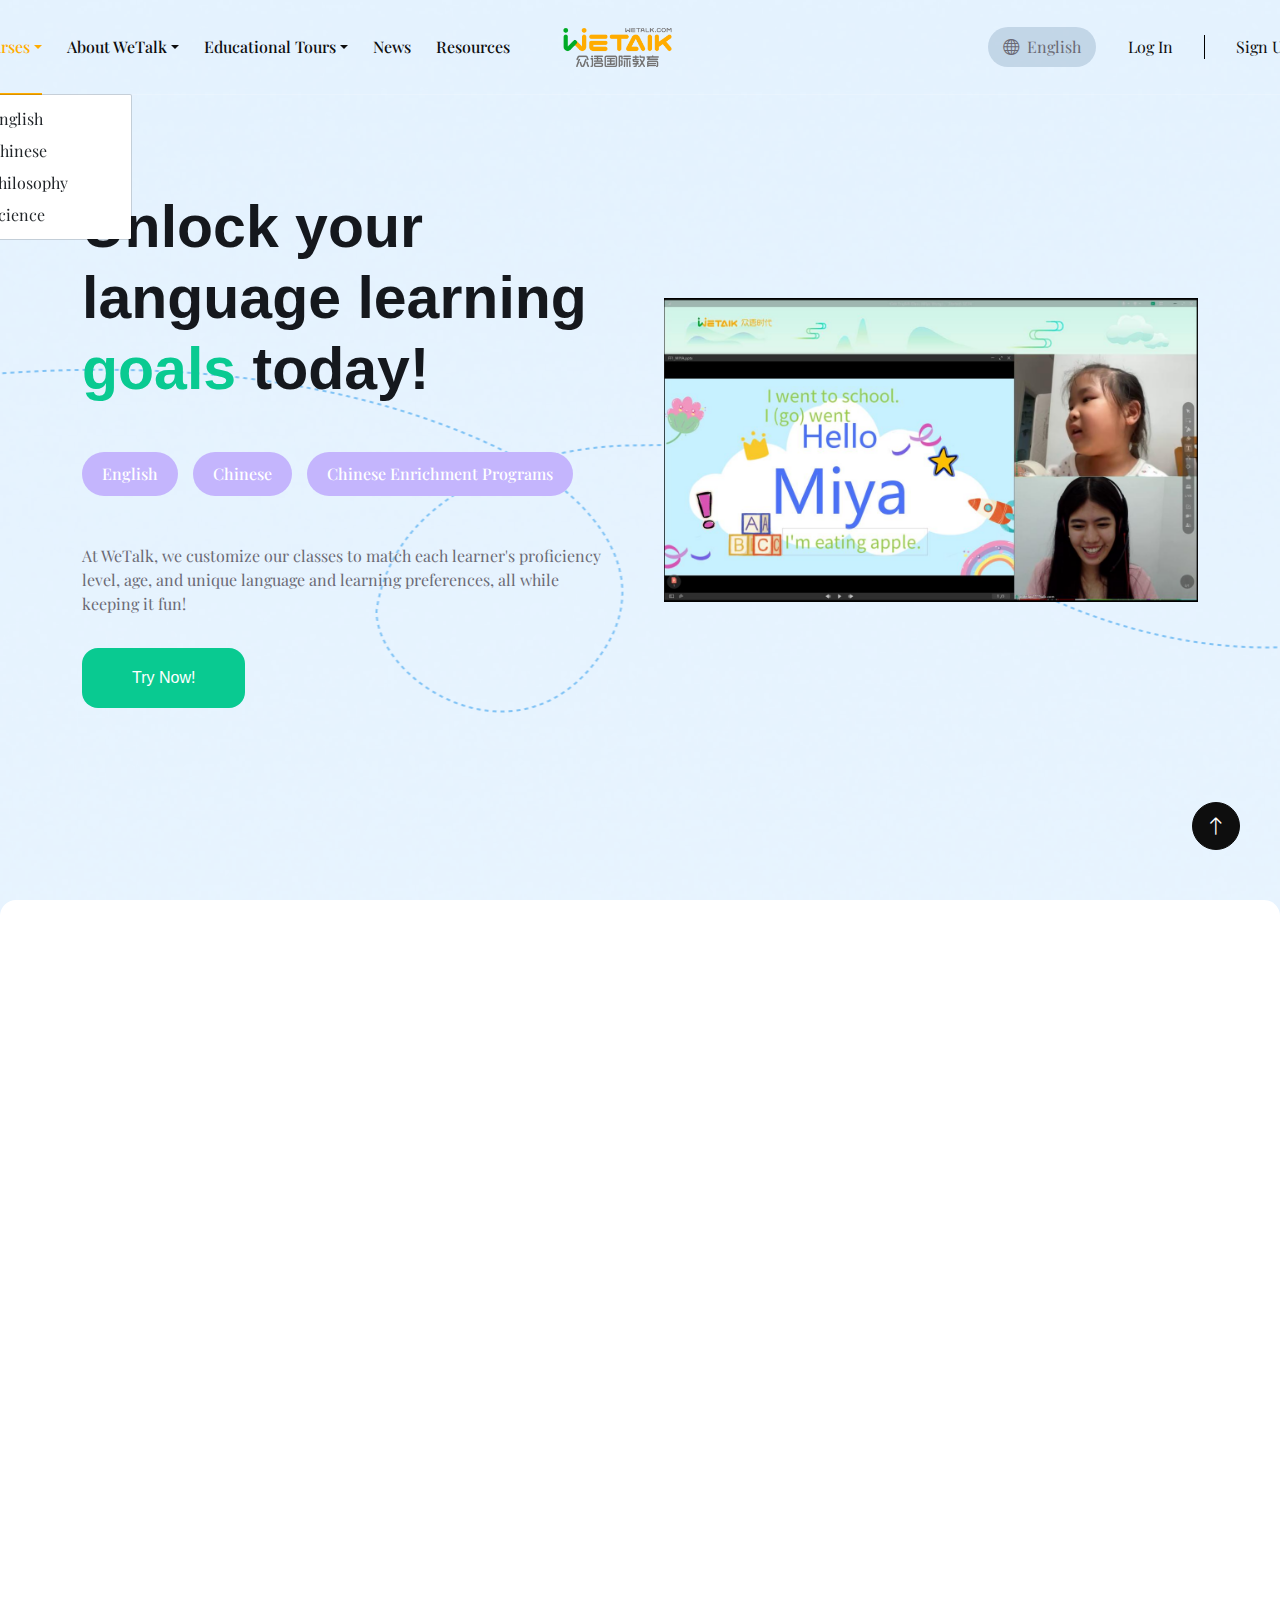
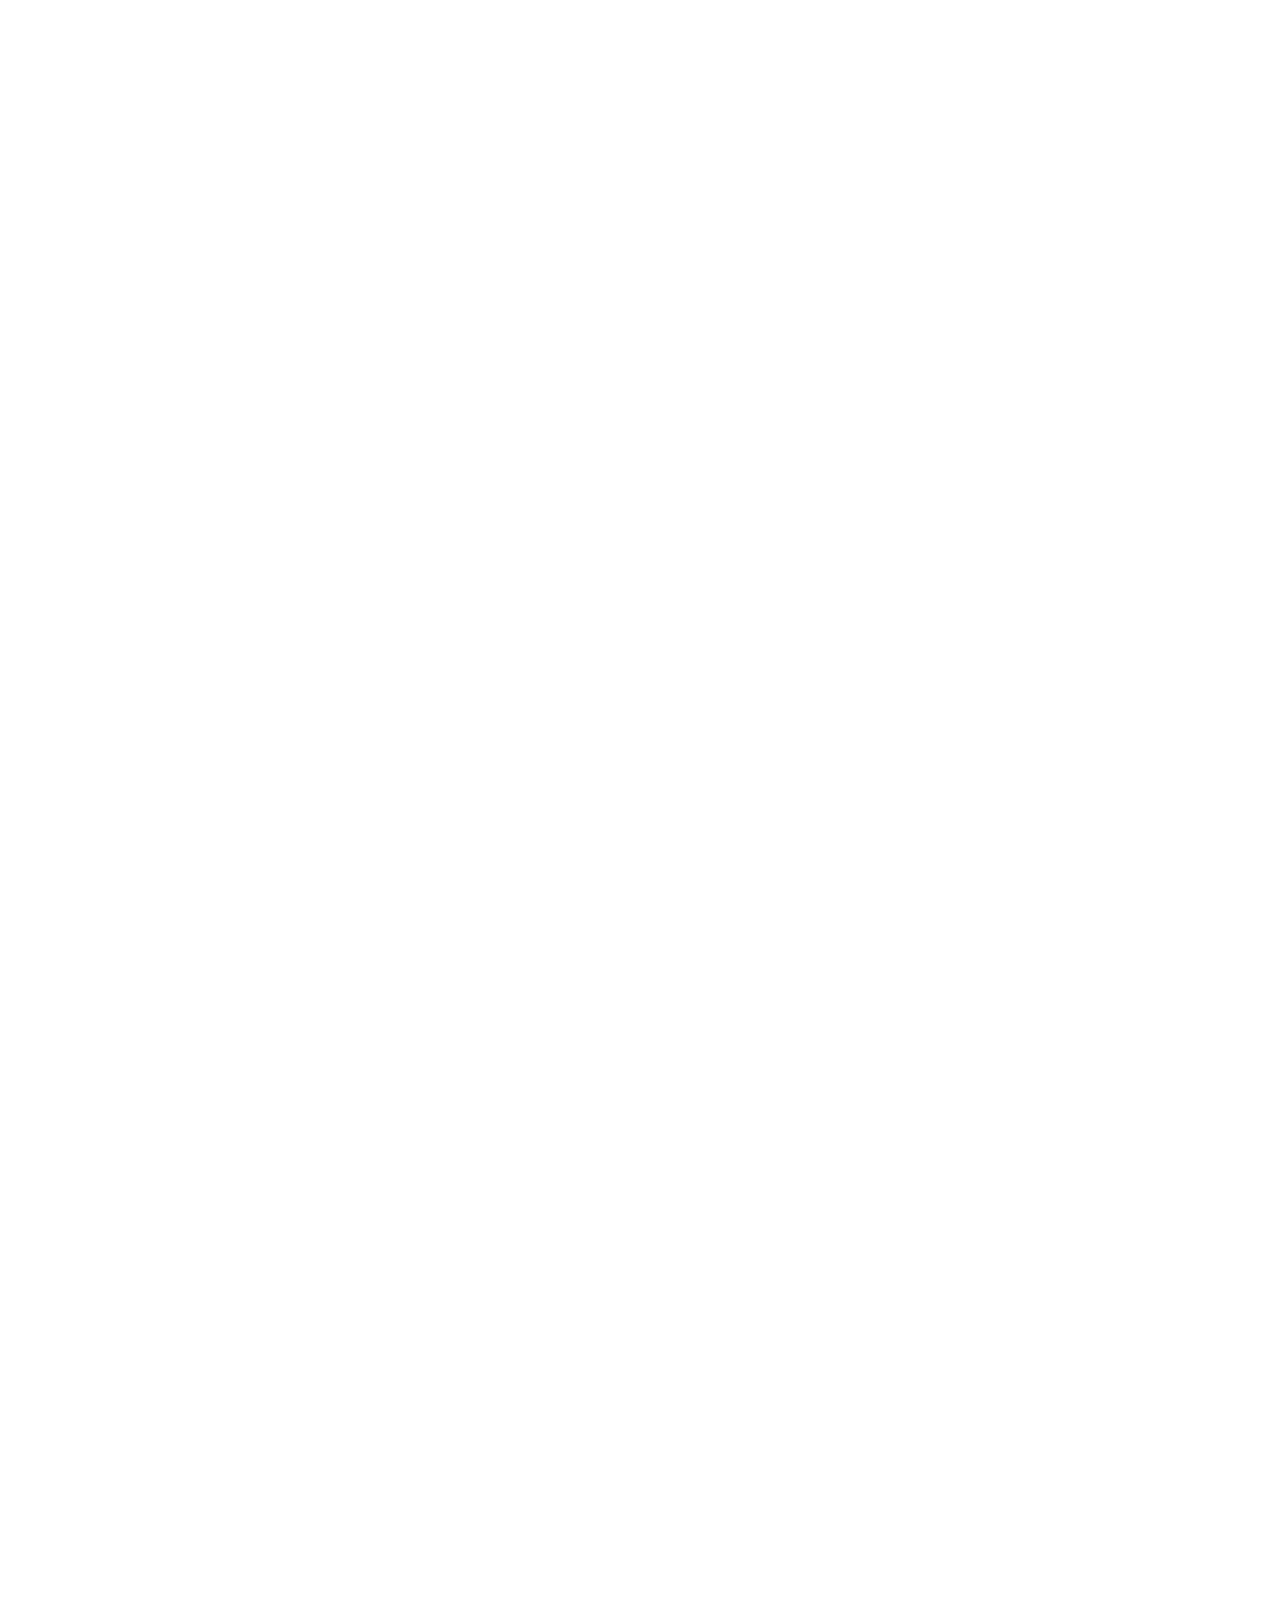
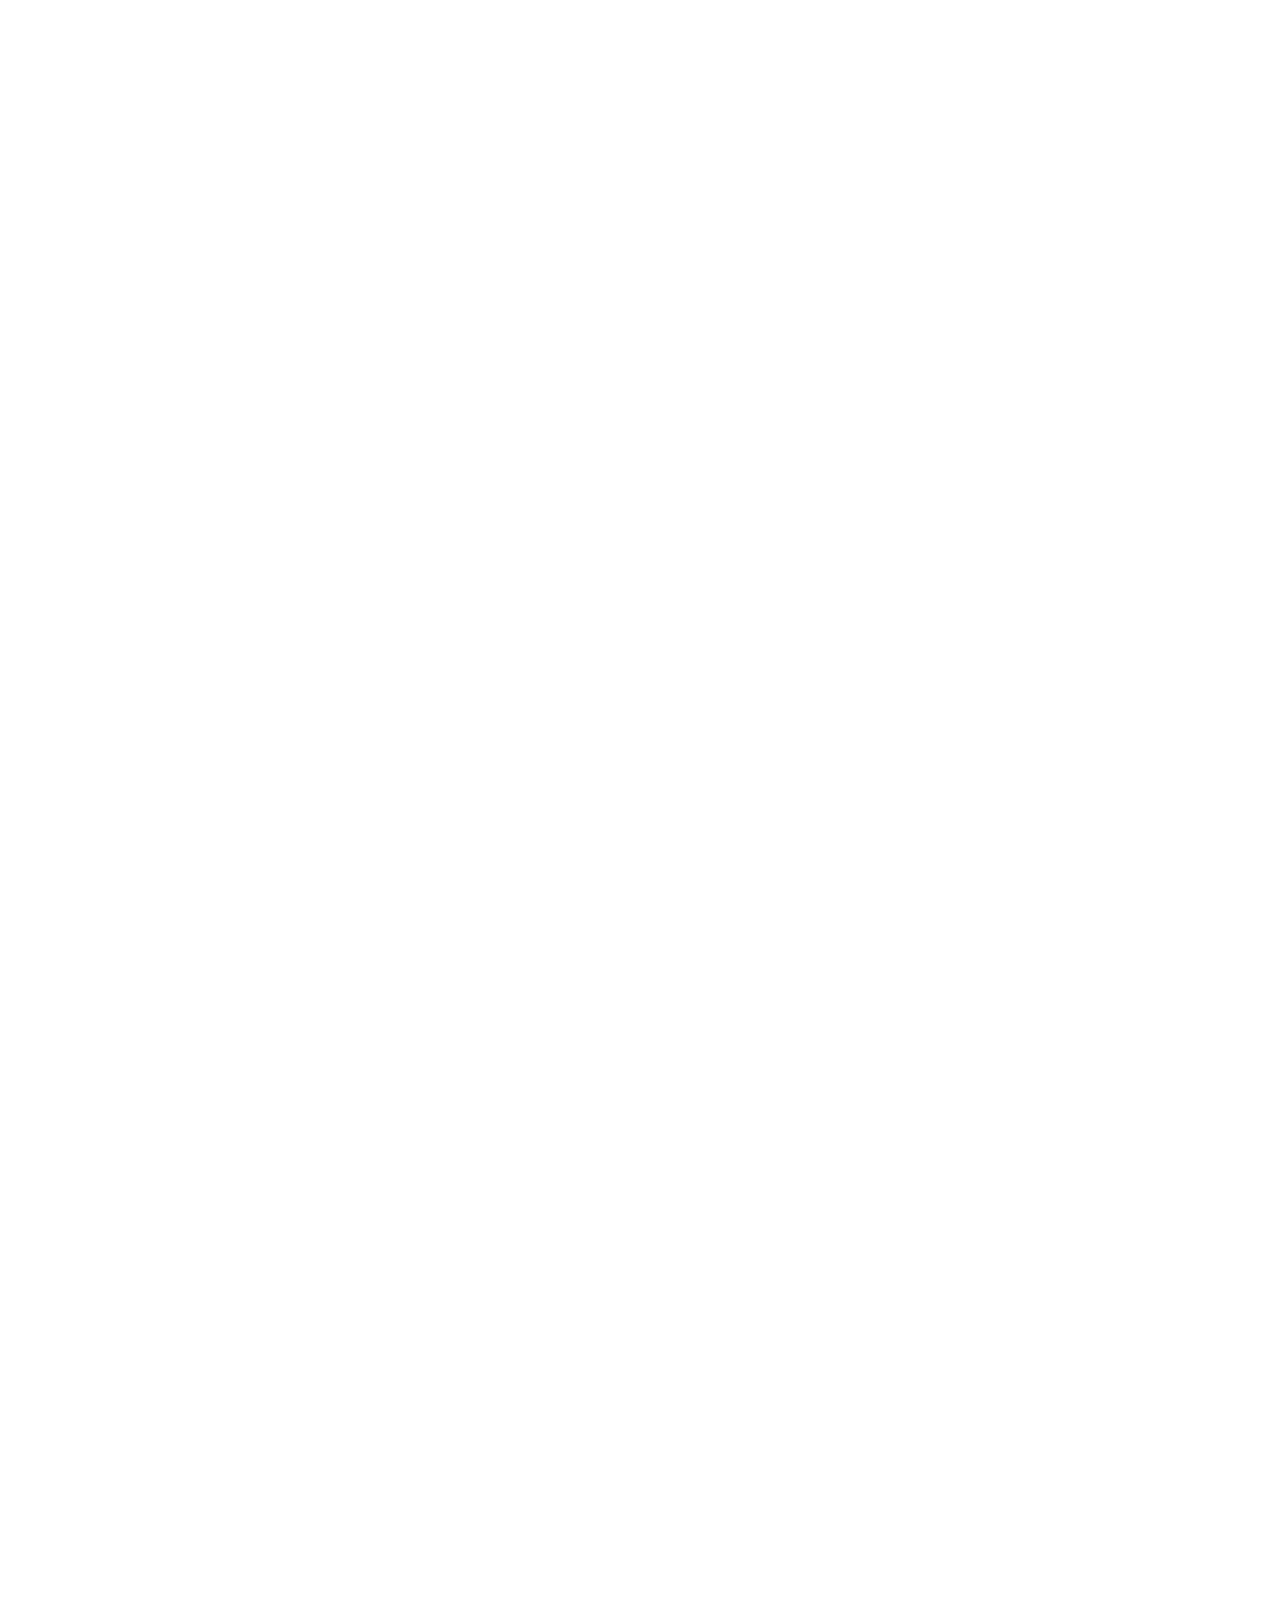
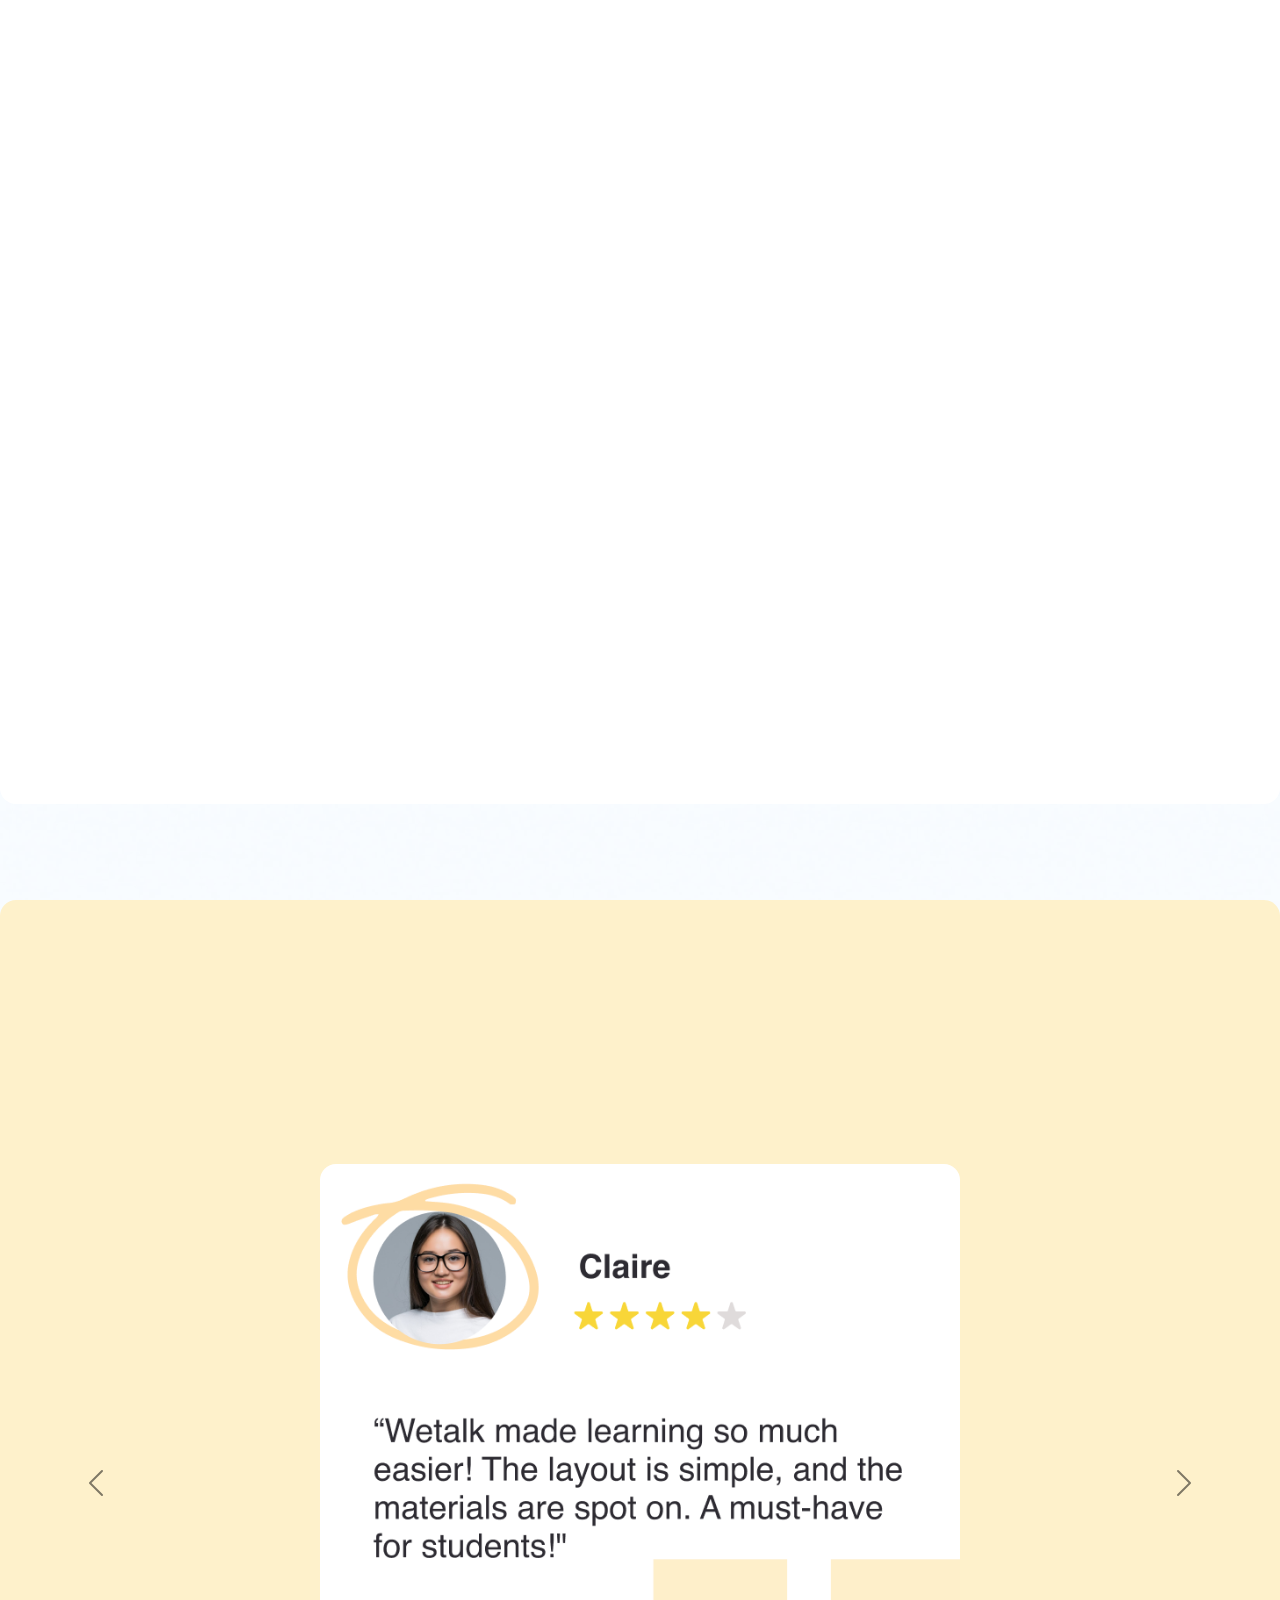
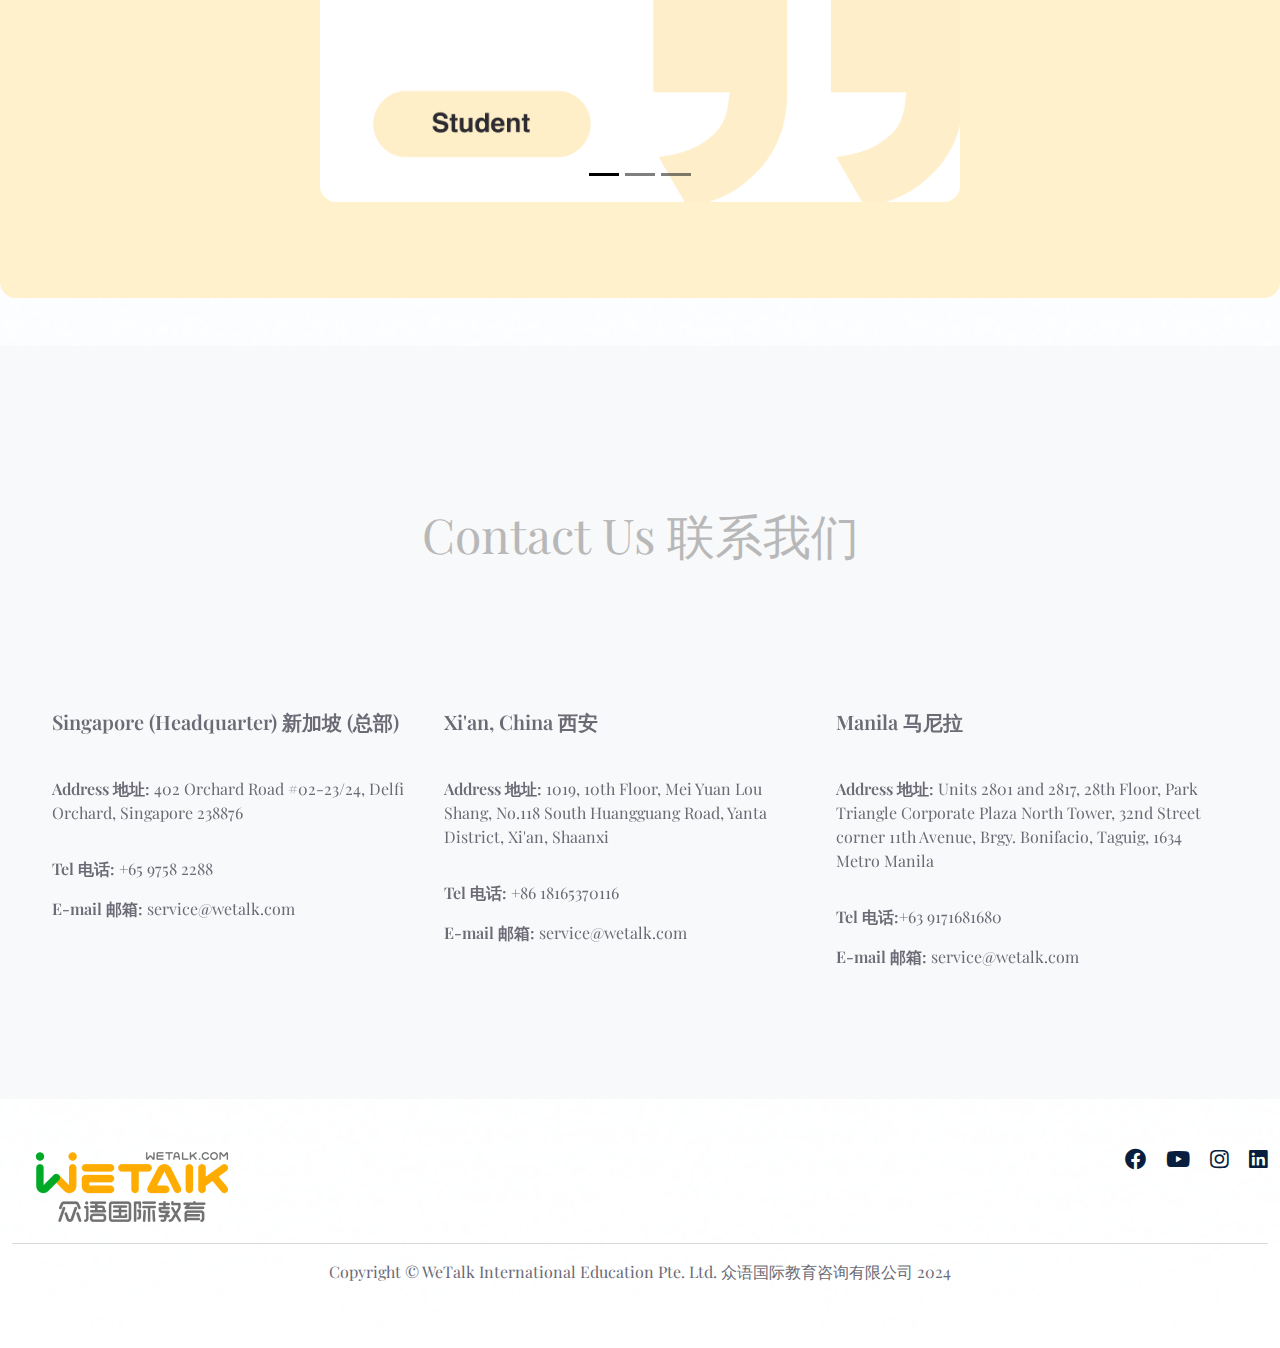
<file: index.html>
<!DOCTYPE html>
<html lang="en">

<head>
    <meta charset="utf-8">
    <title>WeTalk Home Page</title>
    <meta content="width=device-width, initial-scale=1.0" name="viewport">
    <meta content="" name="keywords">
    <meta content="" name="description">

    <!-- Favicon -->
    <link href="img/favicon.ico" rel="icon">

    <!-- Google Web Fonts -->
    <link rel="preconnect" href="https://fonts.googleapis.com">
    <link rel="preconnect" href="https://fonts.gstatic.com" crossorigin>
    <link href="https://fonts.googleapis.com/css2?family=Heebo:wght@400;500;600&family=Inter:wght@700;800&display=swap" rel="stylesheet">
    <link href='https://fonts.googleapis.com/css?family=Playfair Display' rel='stylesheet'> 

    <!-- Icon Font Stylesheet -->
    <link href="https://cdnjs.cloudflare.com/ajax/libs/font-awesome/5.10.0/css/all.min.css" rel="stylesheet">
    <link href="https://cdn.jsdelivr.net/npm/bootstrap-icons@1.4.1/font/bootstrap-icons.css" rel="stylesheet">

    <!-- Libraries Stylesheet -->
    <link href="lib/animate/animate.min.css" rel="stylesheet">
    <link href="lib/owlcarousel/assets/owl.carousel.min.css" rel="stylesheet">

    <!-- Customized Bootstrap Stylesheet -->
    <link href="css/bootstrap.min.css" rel="stylesheet">

    <!-- Template Stylesheet -->
    <link href="css/style.css" rel="stylesheet">
</head>

<body>
    <div class="bg-img">
        <div class="container-xxl p-0" style="background-color: transparent;">
            <!-- Spinner Start -->
            <div id="spinner" class="show bg-white position-fixed translate-middle w-100 vh-100 top-50 start-50 d-flex align-items-center justify-content-center">
                <div class="spinner-border text-primary" style="width: 3rem; height: 3rem;" role="status">
                    <span class="sr-only">Loading...</span>
                </div>
            </div>
            <!-- Spinner End -->


            <!-- Navbar & Hero Start -->
            <div class="container-xxl position-relative p-0">
                <nav class="navbar navbar-expand-lg navbar-light px-4 px-lg-1 py-3 py-lg-0" style="justify-content: center;">
                    <button class="navbar-toggler" type="button" data-bs-toggle="collapse" data-bs-target="#navbarCollapse">
                        <span class="fa fa-bars"></span>
                    </button>
                    <div class="collapse navbar-collapse" id="navbarCollapse">
                        <div class="navbar-nav py-0">
                            <div class="nav-item dropdown">
                                <a href="courses.html" class="nav-link dropdown-toggle-icon">Courses</a>
                                <div class="dropdown-menu m-0">
                                    <a href="" class="dropdown-item">English</a>
                                    <a href="" class="dropdown-item">Chinese</a>
                                    <a href="" class="dropdown-item">Philosophy</a>
                                    <a href="" class="dropdown-item">Science</a>
                                </div>
                            </div>
                            <div class="nav-item dropdown">
                                <a href="about.html" class="nav-link dropdown-toggle-icon">About WeTalk</a>
                                <div class="dropdown-menu m-0">
                                    <a href="about.html" class="dropdown-item">History</a>
                                    <a href="about.html" class="dropdown-item">Campus</a>
                                    <a href="about.html" class="dropdown-item">Charity</a>
                                </div>
                            </div>
                            <div class="nav-item dropdown">
                                <a href="eductour.html" class="nav-link dropdown-toggle-icon">Educational Tours</a>
                                <div class="dropdown-menu m-10">
                                    <a href="" class="dropdown-item">Study and Tour</a>
                                    <a href="" class="dropdown-item">Study Abroad</a>
                                </div>
                            </div>
                            <a href="" class="nav-item nav-link">News</a>
                            <a href="" class="nav-item nav-link">Resources</a>

                            
                        </div>
                    </div>

                    <a href="index.html" class="navbar-brand d-flex align-items-center">
                        <img src="img/wetalk/wetalk-logo.png" alt=""
                                style="width: auto;">
                    </a>

                    <div class="search-input" style="opacity: 0;">
                        <form id="search" action="#">
                            <input type="text" placeholder="Search" id='searchText' name="searchKeyword" onkeypress="handle" />
                            <i class="fa fa-search"></i>
                        </form>
                    </div>  

                    <!-- Language Selector -->
                    <div class="language-selector d-flex align-items-center me-3 mx-1">
                        <i class="bi bi-globe"></i>
                        <span>English</span>
                    </div>
                    
                    <!-- Log In and Sign Up Links -->
                    <a href="" class="nav-item nav-link">Log In</a>
                    <div class="navbar-divider"></div>
                    <a href="" class="nav-link">Sign Up</a>
                
                </nav>

                <div class="container-xxl hero-header">
                    <div class="container">
                        <div class="row g-5 align-items-center">
                            <div class="col-lg-6 text-center text-lg-start">
                                <h1 class="mb-4 animated zoomIn" style="font-size: 59px;">Unlock your language learning <span style="color: #09CA91;">goals</span> today!</h1>
                                <div class="my-5 animated zoomIn justify-content-start">
                                    <div class="d-flex">
                                        <button class="language-button">English</button>
                                        <button class="language-button">Chinese</button>
                                        <button class="language-button">Chinese Enrichment Programs</button>
                                    </div>
                                </div>
                                <p class="pb-3 animated zoomIn">At WeTalk, we customize our classes to match each learner's proficiency level, age, and unique language and learning preferences, all while keeping it fun!</p>
                                <a href="" class="btn btn-green border-2 py-3 px-5 animated slideInRight" style="border-radius: 1rem;">Try Now!</a>
                            </div>
                            <div class="col-lg-6 text-center text-lg-start">
                                <img class="img-fluid animated zoomIn" src="img/wetalk/video-preview-1.png" alt="">
                            </div>
                        </div>
                    </div>
                </div>
            </div>
            <!-- Navbar & Hero End -->

            <div class="div-rounded bg-white">
                <!-- Info Start -->
                <div class="container-xxl">
                    <div class="container">
                        <div class="row g-5 align-items-center">
                            <div class="col-lg-6 wow zoomIn" data-wow-delay="0.1s">
                                <img class="img-fluid" src="img/wetalk/img-group-1.png">
                            </div>
                            <div class="col-lg-6 wow fadeInUp text-center" data-wow-delay="0.1s">
                                <h2 class="mb-4 text-center"><span style="color: #09CA91;">WeTalk</span> is more than just a language center; it fosters humility, kindness, and a deep appreciation for Chinese culture.</h2>
                                <a href="" class="btn btn-green border-2 py-3 px-5 animated slideInRight" style="border-radius: 1rem;">Try Now!</a>
                            </div>
                        </div>
                    </div>
                </div>
                <!-- Info End -->

                <!-- Info Start -->
                <div class="container-xxl">
                    <div class="container">
                        <div class="row g-5 align-items-center">
                            <div class="col-lg-6 wow fadeInUp text-center" data-wow-delay="0.1s">
                                <h3 class="mb-4 text-center"><span style="color: #09CA91;">WeTalk</span> envisions significant advancements in AI and the Sciences and is continually working to improve learning modalities by integrating these developments into its Educational offerings.</h3>
                                <a href="" class="btn btn-green border-2 py-3 px-5 animated slideInRight" style="border-radius: 1rem;">Try Now!</a>
                            </div>
                            <div class="col-lg-6 wow zoomIn" data-wow-delay="0.1s">
                                <img class="img-fluid" src="img/wetalk/img-group-2.png">
                            </div>
                        </div>
                    </div>
                </div>
                <!-- Info End -->

                <!-- Info Start -->
                <div class="container-xxl">
                    <div class="container">
                        <div class="row g-5 align-items-center">
                            <div class="col-lg-6 wow zoomIn" data-wow-delay="0.1s">
                                <img class="img-fluid" src="img/wetalk/img-group-3.png">
                            </div>
                            <div class="col-lg-6 wow fadeInUp text-center" data-wow-delay="0.1s">
                                <h2 class="mb-4 text-center"><span style="color: #09CA91;">Experience</span> learning beyond the classroom walls.</h2>
                                <p class="pb-3 animated zoomIn">Why stick to studying when you can explore with a guided tour? Let us take you to your dream destination while you learn along the way.</p>
                                <h6 class="mb-4 text-center">Start your learning adventure now!</h6>
                                <a href="" class="btn btn-green border-2 py-3 px-5 animated slideInRight" style="border-radius: 1rem;">Contact Us!</a>
                            </div>
                        </div>
                    </div>
                </div>
                <!-- Info End -->

                <div class="container-xxl text-center my-6" data-wow-delay="0.1s">
                    <div class="row" data-wow-delay="0.1s">
                        <img class="col card-custom wow zoomIn" src="img/wetalk/card-1.png">
                        <img class="col card-custom wow zoomIn" src="img/wetalk/card-2.png">
                    </div>
                    <div class="row" data-wow-delay="0.1s">
                        <img class="col card-custom wow zoomIn" src="img/wetalk/card-3.png">
                        <img class="col card-custom wow zoomIn" src="img/wetalk/card-4.png">
                    </div>
                    <a href="" class="btn btn-green border-2 py-3 px-5 my-4 wow animated slideInRight" style="border-radius: 1rem;">Try Now!</a>
                </div>

                <!-- Cards Start -->
                <div class="container-xxl text-center my-6" data-wow-delay="0.1s">
                    <div class="row">
                        <div class="col"></div>
                        <div class="wow fadeInUp text-center col-6" data-wow-delay="0.1s">
                            <h2 class="mb-4 text-center">Excellent teachers empowers your child's learning growth</h2>
                            <p class="pb-3 animated zoomIn">WeTalk International employs experienced professional teachers from different countries of origin who are experts in their fields of study.</p>
                        </div>
                        <div class="col"></div>
                    </div>
                    <div class="content">
                        <div class="card-teacher wow fadeInUp">
                            <div class="thumbnail-container">
                                <img class="thumbnail_teacher" src="img/wetalk/teacher-1.png">
                            </div>
                            <p class="text-capitalize menu-heading mb-10">陈桂香</p>
                            <p class="mb-4">国际汉语教研组组长 / 少儿课程研发专家</p>
                        </div>
                        <div class="card-teacher wow fadeInUp">
                            <div class="thumbnail-container">
                                <img class="thumbnail_teacher" src="img/wetalk/teacher-2.png">
                            </div>
                            <p class="text-capitalize menu-heading mb-10">Katrina A. Gecolea</p>
                            <p class="mb-4">英文教研组组长 / 教育学英语硕士</p>
                        </div>
                        <div class="card-teacher wow fadeInUp">
                            <div class="thumbnail-container">
                                <img class="thumbnail_teacher" src="img/wetalk/teacher-3.png">
                            </div>
                            <p class="text-capitalize menu-heading mb-10">玉枝</p>
                            <p class="mb-4">最佳国际汉语教师 / 国际汉语少儿考试培优能手</p>
                        </div>
                        <div class="card-teacher wow fadeInUp">
                            <div class="thumbnail-container">
                                <img class="thumbnail_teacher" src="img/wetalk/teacher-4.png">
                            </div>
                            <p class="text-capitalize menu-heading mb-10">屈恬颖</p>
                            <p class="mb-4">国际汉语教育优秀教师</p>
                        </div>
                        <div class="card-teacher wow fadeInUp">
                            <div class="thumbnail-container">
                                <img class="thumbnail_teacher" src="img/wetalk/teacher-5.png">
                            </div>
                            <p class="text-capitalize menu-heading mb-10">陈奕文</p>
                            <p class="mb-4">新加坡众语国学院中国哲学顾问 / 清华大学经学研究中心＆
                                香港嘉礼堂中华传统礼仪优秀毕业讲师</p>
                        </div>
                        <div class="card-teacher wow fadeInUp">
                            <div class="thumbnail-container">
                                <img class="thumbnail_teacher" src="img/wetalk/teacher-6.png">
                            </div>
                            <p class="text-capitalize menu-heading mb-10">Sharra Valbuena</p>
                            <p class="mb-4">教育背景和资格证书 / 学院-综合艺术学士学位(英语专业)</p>
                        </div>
                    </div>
                    <a href="" class="btn btn-green border-2 py-3 px-5 my-4 wow animated slideInRight" style="border-radius: 1rem;">Learn More</a>
                </div>
                <!-- Cards End -->

            </div>

            <!--Review Start-->
            <div class="div-rounded" style="background-color: #FEF1CB; margin-bottom: 3rem; padding-bottom: 6rem;">
                <div class="row py-6">
                    <div class="wow fadeInUp text-center col" data-wow-delay="0.1s">
                        <h1 class="mb-4 text-center">What they say <span style="color: #09CA91;">about us.</span></h1>
                    </div>              
                </div>

                <div id="carouselExampleIndicators" class="carousel slide">
                    <div class="carousel-indicators" style="filter: invert(1) grayscale(100);">
                        <button type="button" data-bs-target="#carouselExampleIndicators" data-bs-slide-to="0" class="active" aria-current="true" aria-label="Slide 1"></button>
                        <button type="button" data-bs-target="#carouselExampleIndicators" data-bs-slide-to="1" aria-label="Slide 2"></button>
                        <button type="button" data-bs-target="#carouselExampleIndicators" data-bs-slide-to="2" aria-label="Slide 3"></button>
                    </div>
                    <div class="carousel-inner">
                        <div class="carousel-item active">
                            <div class="d-flex justify-content-center">
                                <img src="img/wetalk/review-1.png" class="d-block w-50 div-rounded">
                            </div>
                        </div>
                        <div class="carousel-item">
                            <div class="d-flex justify-content-center">
                                <img src="img/wetalk/review-2.png" class="d-block w-50 div-rounded">
                            </div>
                        </div>
                        <div class="carousel-item">
                            <div class="d-flex justify-content-center">
                                <img src="img/wetalk/review-3.png" class="d-block w-50 div-rounded">
                            </div>
                        </div>
                    </div>
                    <button class="carousel-control-prev" type="button" data-bs-target="#carouselExampleIndicators" data-bs-slide="prev">
                        <span class="carousel-control-prev-icon" style="filter: invert(1) grayscale(100);" aria-hidden="true"></span>
                        <span class="visually-hidden">Previous</span>
                    </button>
                    <button class="carousel-control-next" type="button" data-bs-target="#carouselExampleIndicators" data-bs-slide="next">
                        <span class="carousel-control-next-icon" style="filter: invert(1) grayscale(100);" aria-hidden="true"></span>
                        <span class="visually-hidden">Next</span>
                    </button>
                </div>
            </div>
            <!-- Review End -->
            

            <!-- Back to Top -->
            <a href="#" class="btn btn-lg btn-primary btn-lg-square back-to-top"><i class="bi bi-arrow-up"></i></a>
        </div>

        <!-- Footer Start -->
        <div class="" style="background-color:#f8f9fa;">
            <div class="carousel-container container-xxl">
                <div class="col-12 text-center d-block m-auto">
                    <h2 class="text-center" style="padding: 10rem 5rem 8rem 5rem; color: #b8b8b8; font-size: 3rem; font-weight: 200; font-family: Playfair Display;">Contact Us 联系我们</h2>
                    <div id="addressCarousel" class="carousel slide d-flex" data-bs-ride="carousel" data-bs-interval="3000" style="padding-bottom: 5rem;">
                        <div class="carousel-inner">
                            <div class="carousel-item active fw-light" style="height: 20rem;">
                                <div class="row text-start w-100">
                                    <div class="col-md-4 address-card d-flex flex-column">
                                        <p class="fs-5 py-2" style="font-weight: 600!important;">Singapore (Headquarter) 新加坡 (总部)</p>
                                        <p class="py-3"><span style="font-weight: 600!important;">Address 地址:</span> 402 Orchard Road #02-23/24, Delfi Orchard, Singapore 238876</p>
                                        <p><span style="font-weight: 600!important;">Tel 电话:</span> +65 9758 2288</p>
                                        <p><span style="font-weight: 600!important;">E-mail 邮箱:</span> service@wetalk.com</p>
                                    </div>

                                    <div class="col-md-4 address-card d-flex flex-column">
                                        <p class="fs-5 py-2" style="font-weight: 600!important;">Xi'an, China 西安</p>
                                        <p class="py-3"><span style="font-weight: 600!important;">Address 地址:</span> 1019, 10th Floor, Mei Yuan Lou Shang, No.118 South Huangguang Road, Yanta District, Xi'an, Shaanxi</p>
                                        <p><span style="font-weight: 600!important;">Tel 电话:</span> +86 18165370116</p>
                                        <p><span style="font-weight: 600!important;">E-mail 邮箱:</span> service@wetalk.com</p>
                                    </div>

                                    <div class="col-md-4 address-card d-flex flex-column">
                                        <p class="fs-5 py-2" style="font-weight: 600!important;">Manila 马尼拉</p>
                                        <p class="py-3"><span style="font-weight: 600!important;">Address 地址:</span> Units 2801 and 2817, 28th Floor, Park Triangle Corporate Plaza North Tower, 32nd Street corner 11th Avenue, Brgy. Bonifacio, Taguig, 1634 Metro Manila</p>
                                        <p><span style="font-weight: 600!important;">Tel 电话:</span>+63 9171681680</p>
                                        <p><span style="font-weight: 600!important;">E-mail 邮箱:</span> service@wetalk.com</p>
                                    </div>
                                </div>
                            </div>

                            <div class="carousel-item fw-light" style="height: 20rem;">
                                <div class="row text-start w-100">
                                    <div class="col-md-4 address-card d-flex flex-column">
                                        <p class="fs-5 py-2" style="font-weight: 600!important;">Taipei 台北</p>
                                        <p class="py-3 "><span style="font-weight: 600!important;">Address 地址:</span> 2F, No. 10, Section 1, An-He Road, Da-an District, Taipei City 106, Taiwan</p>
                                        <p><span style="font-weight: 600!important;">Tel 电话:</span>+886 227518111</p>
                                        <p><span style="font-weight: 600!important;">E-mail 邮箱:</span> service@wetalk.com</p>
                                    </div>

                                    <div class="col-md-4 address-card d-flex flex-column">
                                        <p class="fs-5 py-2" style="font-weight: 600!important;">Singapore (Headquarter) 新加坡 (总部)</p>
                                        <p class="py-3"><span style="font-weight: 600!important;">Address 地址:</span> 402 Orchard Road #02-23/24, Delfi Orchard, Singapore 238876</p>
                                        <p><span style="font-weight: 600!important;">Tel 电话:</span>+65 9758 2288</p>
                                        <p><span style="font-weight: 600!important;">E-mail 邮箱:</span> service@wetalk.com</p>
                                    </div>

                                    <div class="col-md-4 address-card d-flex flex-column">
                                        <p class="fs-5 py-2" style="font-weight: 600!important;">Xi'an, China 西安</p>
                                        <p class="py-3 "><span style="font-weight: 600!important;">Address 地址:</span> 1019, 10th Floor, Mei Yuan Lou Shang, No.118 South Huangguang Road, Yanta District, Xi'an, Shaanxi</p>
                                        <p><span style="font-weight: 600!important;">Tel 电话:</span> +86 18165370116</p>
                                        <p><span style="font-weight: 600!important;">E-mail 邮箱:</span> service@wetalk.com</p>
                                    </div>
                                </div>
                            </div>
                        </div>
                    </div>
                </div>
            </div>
        </div>

        <footer class="container-xxl" style="padding-top: 3rem; padding-bottom: 3rem;">
            <div class="row">
                <div class="col-md-6">
                    <a href="#" style="float: left;"><img src="./img/wetalk/wetalk-logo.png" class=""/></a>
                </div>

                <div class="col-md-6">
                    <div style="float: right;">
                        <a href="https://www.facebook.com/WeTalkSingapore/" target="_blank" class="text-dark me-3">
                            <i class="fab fa-facebook fa-lg"></i>
                        </a>
                        <a href="https://www.youtube.com/channel/UCvJCo3FkTHxnedBgAvbWEGw" target="_blank" class="text-dark me-3">
                            <i class="fab fa-youtube fa-lg"></i>
                        </a>
                        <a href="https://www.instagram.com/wetalk.sg/" target="_blank" class="text-dark me-3">
                            <i class="fab fa-instagram fa-lg"></i>
                        </a>
                        <a href="https://www.linkedin.com/company/wetalk-education-corp/" target="_blank" class="text-dark">
                            <i class="fab fa-linkedin fa-lg"></i>
                        </a>
                    </div>
                </div>
            </div>

            <hr>

            <div class="text-center">
                <p>Copyright © WeTalk International Education Pte. Ltd. 众语国际教育咨询有限公司 2024</p>
            </div>
        </footer>   
        <!-- Footer End -->
    </div>
    <!-- JavaScript Libraries -->
    <script src="https://code.jquery.com/jquery-3.4.1.min.js"></script>
    <script src="https://cdn.jsdelivr.net/npm/bootstrap@5.0.0/dist/js/bootstrap.bundle.min.js"></script>
    <script src="lib/wow/wow.min.js"></script>
    <script src="lib/easing/easing.min.js"></script>
    <script src="lib/waypoints/waypoints.min.js"></script>
    <script src="lib/owlcarousel/owl.carousel.min.js"></script>

    <!-- Template Javascript -->
    <script src="js/main.js"></script>
</body>

</html>
</file>
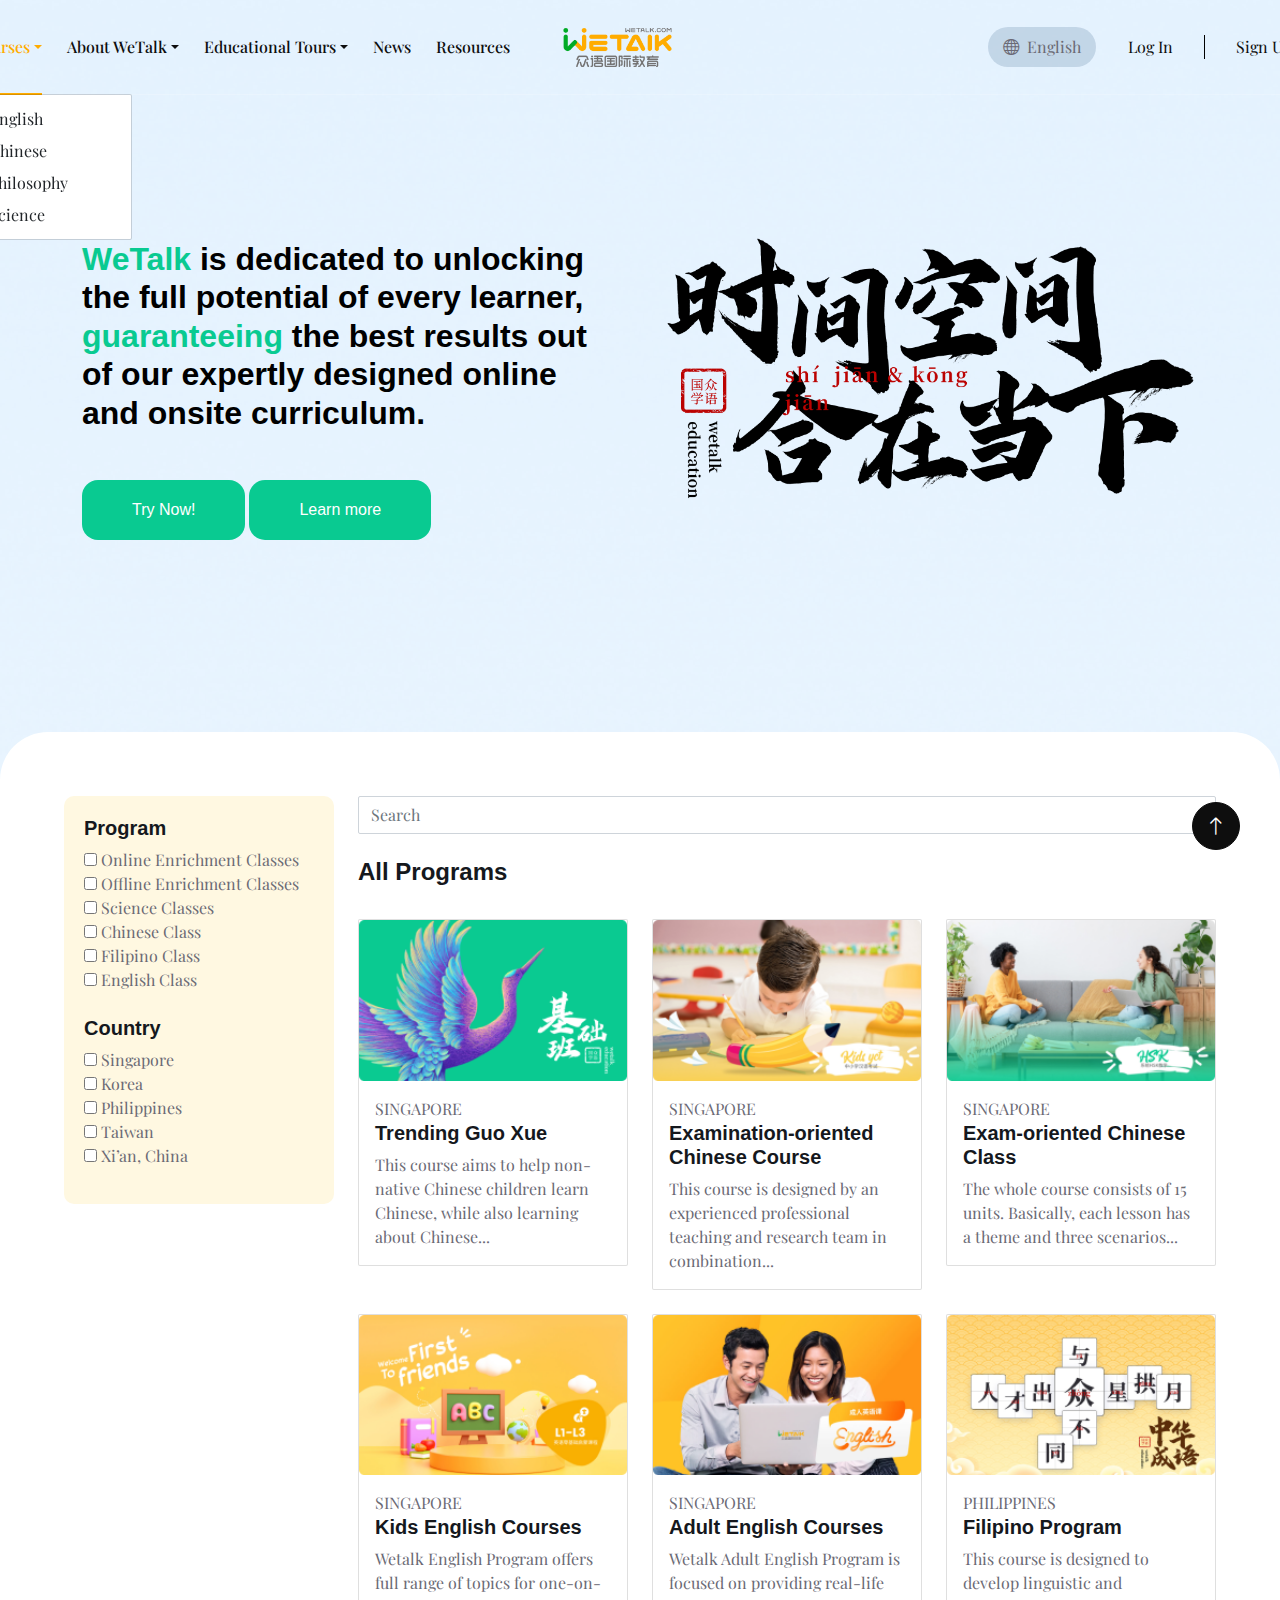
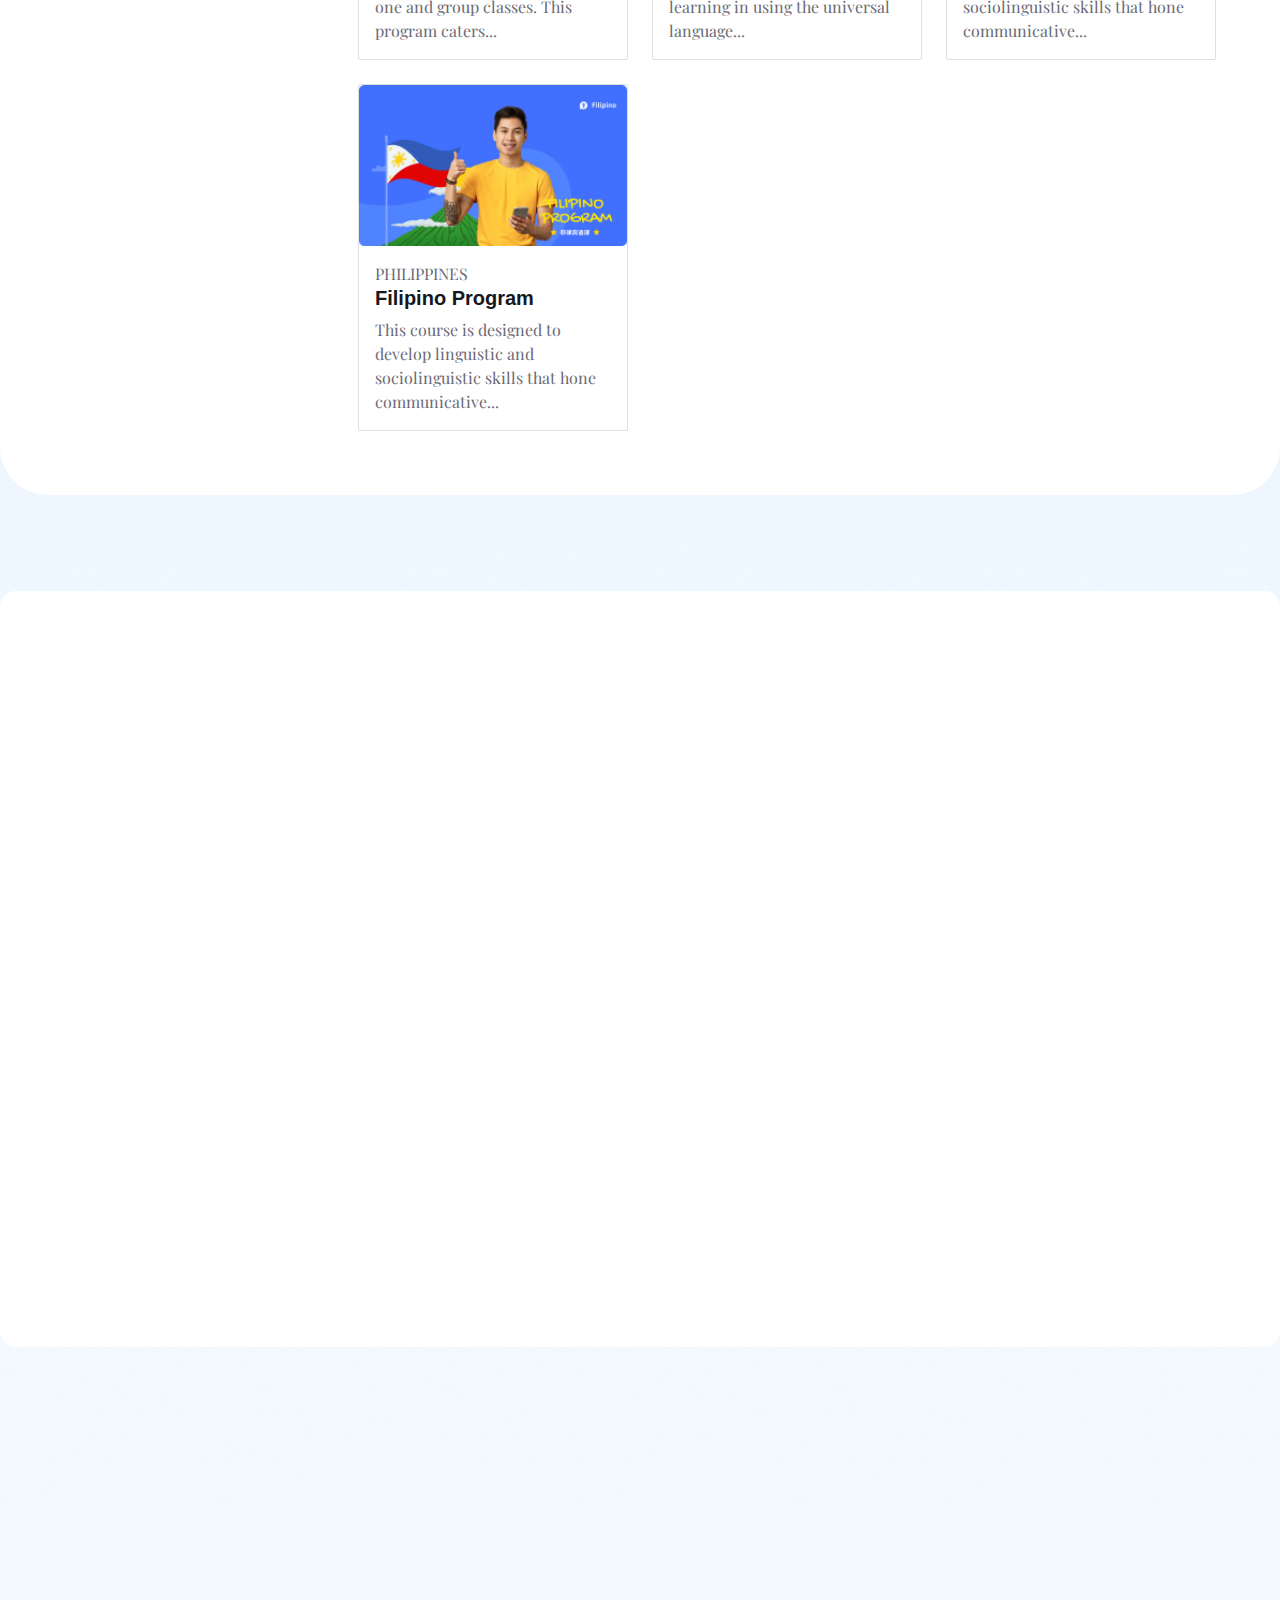
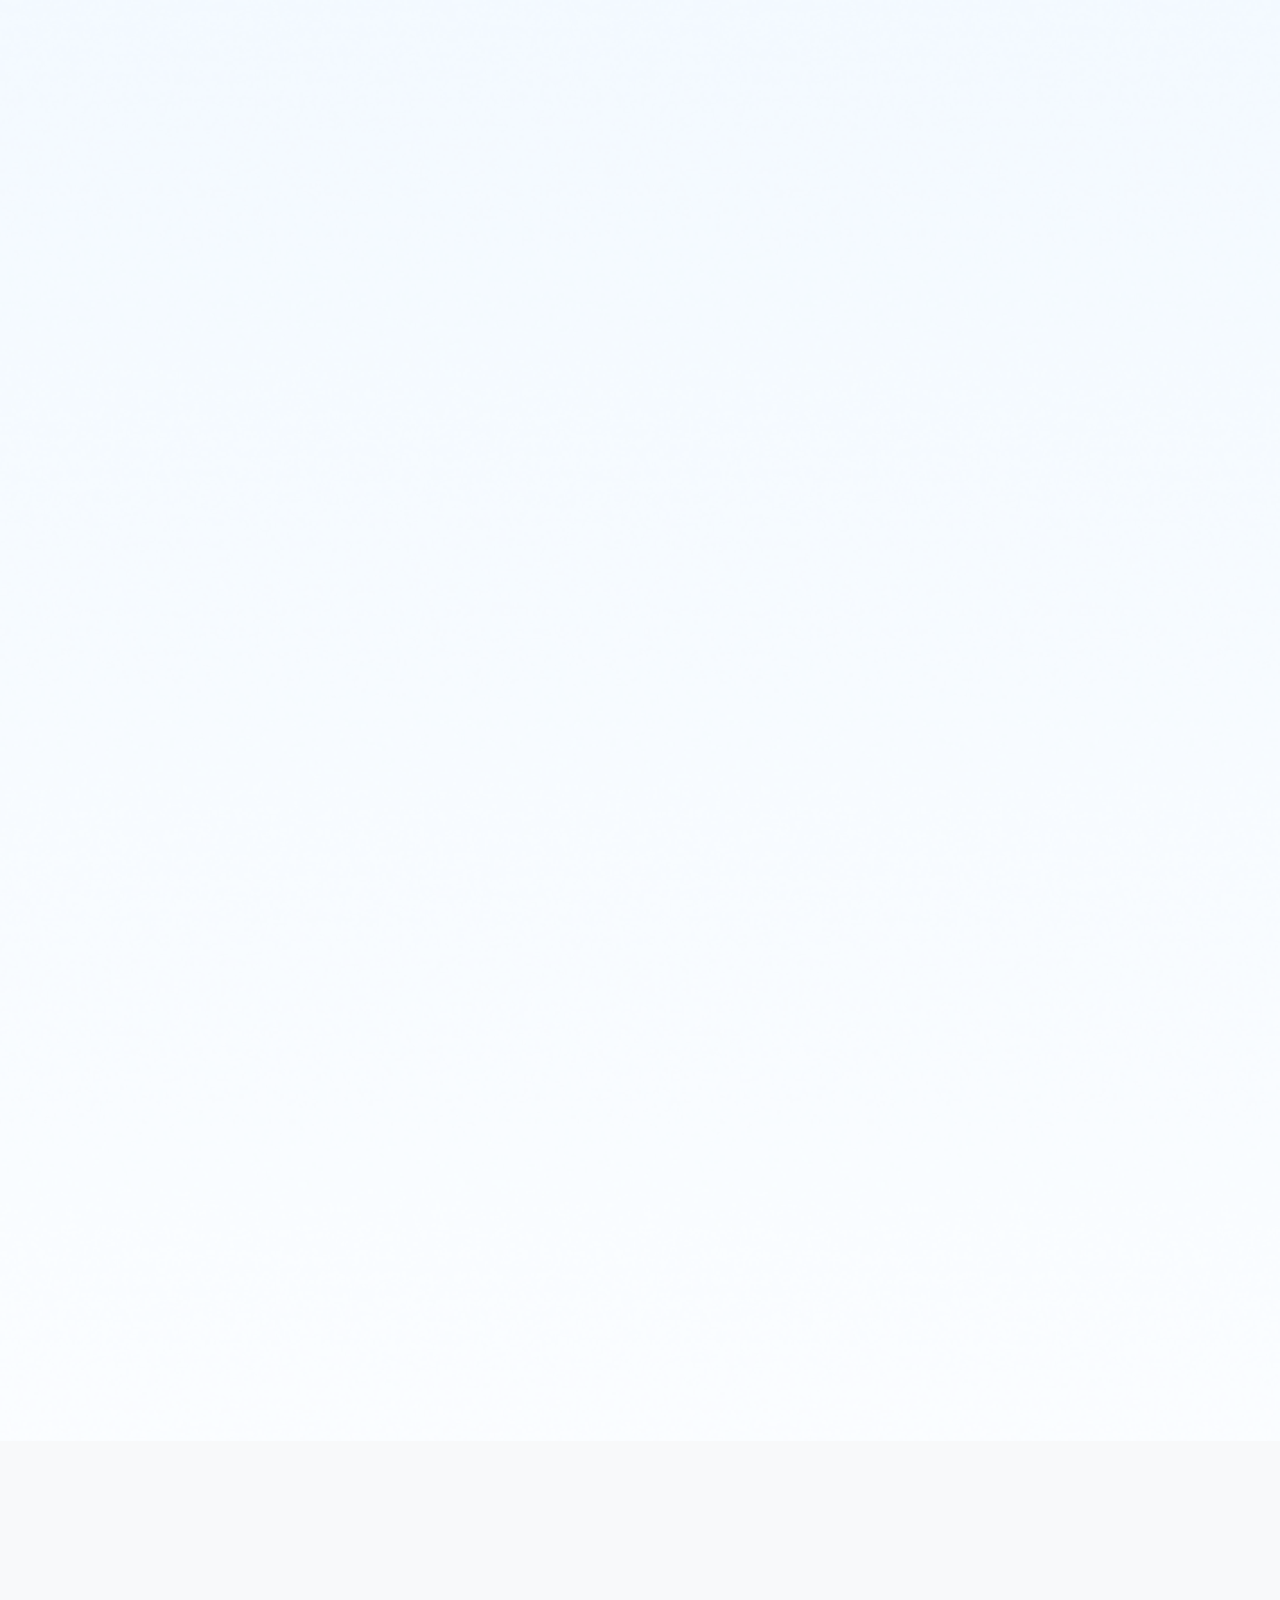
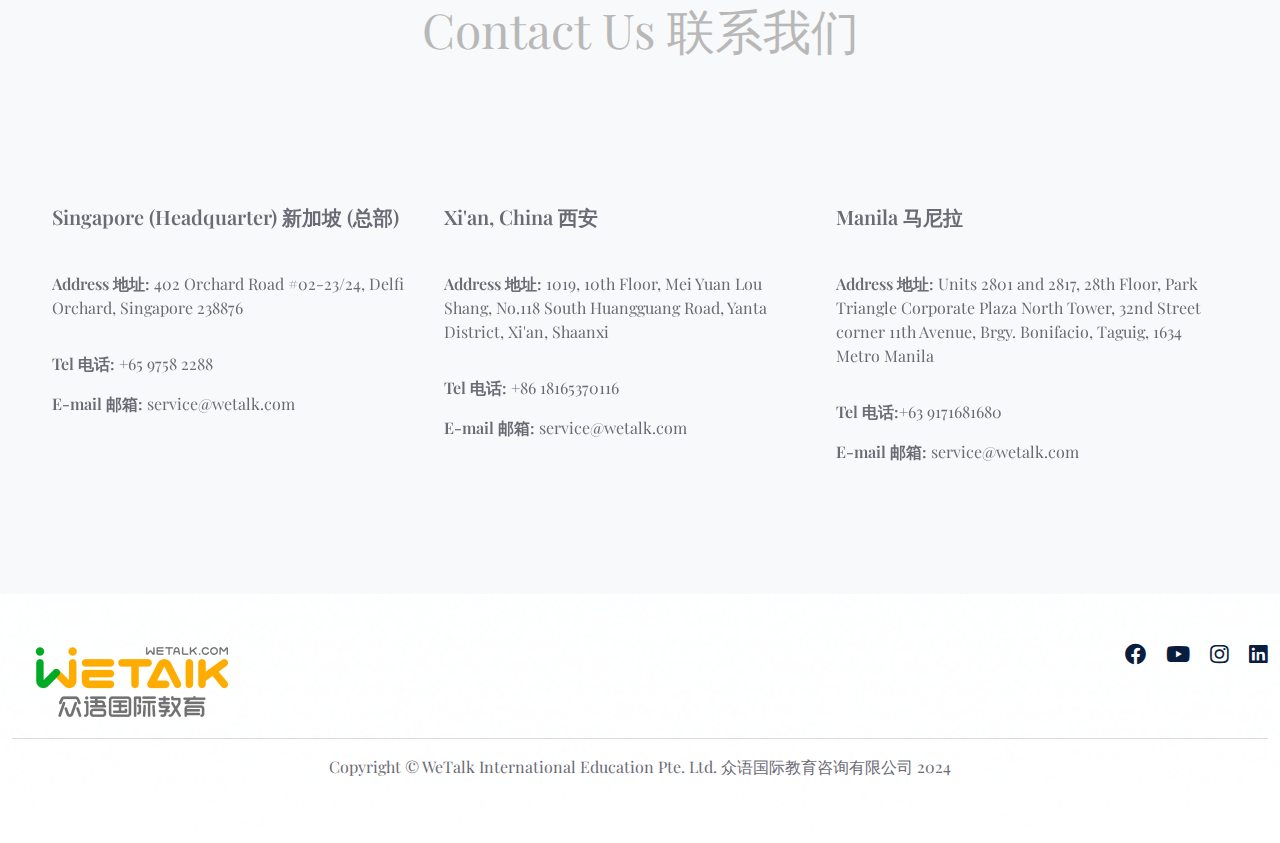
<file: courses.html>
<!DOCTYPE html>
<html lang="en">

<head>
    <meta charset="utf-8">
    <title>WeTalk Courses Page</title>
    <meta content="width=device-width, initial-scale=1.0" name="viewport">
    <meta content="" name="keywords">
    <meta content="" name="description">

    <!-- Favicon -->
    <link href="img/favicon.ico" rel="icon">

    <!-- Google Web Fonts -->
    <link rel="preconnect" href="https://fonts.googleapis.com">
    <link rel="preconnect" href="https://fonts.gstatic.com" crossorigin>
    <link href="https://fonts.googleapis.com/css2?family=Heebo:wght@400;500;600&family=Inter:wght@700;800&display=swap" rel="stylesheet">
    <link href='https://fonts.googleapis.com/css?family=Playfair Display' rel='stylesheet'> 

    <!-- Icon Font Stylesheet -->
    <link href="https://cdnjs.cloudflare.com/ajax/libs/font-awesome/5.10.0/css/all.min.css" rel="stylesheet">
    <link href="https://cdn.jsdelivr.net/npm/bootstrap-icons@1.4.1/font/bootstrap-icons.css" rel="stylesheet">

    <!-- Libraries Stylesheet -->
    <link href="lib/animate/animate.min.css" rel="stylesheet">
    <link href="lib/owlcarousel/assets/owl.carousel.min.css" rel="stylesheet">

    <!-- Customized Bootstrap Stylesheet -->
    <link href="css/bootstrap.min.css" rel="stylesheet">

    <!-- Template Stylesheet -->
    <link href="css/style.css" rel="stylesheet">
</head>

<body>
    <div class="bg-img">   
        <div class="container-xxl p-0" style="background-color: transparent;">
            <!-- Spinner Start -->
            <div id="spinner" class="show bg-white position-fixed translate-middle w-100 vh-100 top-50 start-50 d-flex align-items-center justify-content-center">
                <div class="spinner-border text-primary" style="width: 3rem; height: 3rem;" role="status">
                    <span class="sr-only">Loading...</span>
                </div>
            </div>
            <!-- Spinner End -->

            <!-- Navbar & Hero Start -->
            <div class="container-xxl position-relative p-0">
                <nav class="navbar navbar-expand-lg navbar-light px-4 px-lg-1 py-3 py-lg-0" style="justify-content: center;">
                    <button class="navbar-toggler" type="button" data-bs-toggle="collapse" data-bs-target="#navbarCollapse">
                        <span class="fa fa-bars"></span>
                    </button>
                    <div class="collapse navbar-collapse" id="navbarCollapse">
                        <div class="navbar-nav py-0">
                            <div class="nav-item dropdown">
                                <a href="courses.html" class="nav-link dropdown-toggle-icon">Courses</a>
                                <div class="dropdown-menu m-0">
                                    <a href="" class="dropdown-item">English</a>
                                    <a href="" class="dropdown-item">Chinese</a>
                                    <a href="" class="dropdown-item">Philosophy</a>
                                    <a href="" class="dropdown-item">Science</a>
                                </div>
                            </div>
                            <div class="nav-item dropdown">
                                <a href="about.html" class="nav-link dropdown-toggle-icon">About WeTalk</a>
                                <div class="dropdown-menu m-0">
                                    <a href="about.html" class="dropdown-item">History</a>
                                    <a href="about.html" class="dropdown-item">Campus</a>
                                    <a href="about.html" class="dropdown-item">Charity</a>
                                </div>
                            </div>
                            <div class="nav-item dropdown">
                                <a href="eductour.html" class="nav-link dropdown-toggle-icon">Educational Tours</a>
                                <div class="dropdown-menu m-10">
                                    <a href="" class="dropdown-item">Study and Tour</a>
                                    <a href="" class="dropdown-item">Study Abroad</a>
                                </div>
                            </div>
                            <a href="" class="nav-item nav-link">News</a>
                            <a href="" class="nav-item nav-link">Resources</a>

                            
                        </div>
                    </div>

                    <a href="index.html" class="navbar-brand d-flex align-items-center">
                        <img src="img/wetalk/wetalk-logo.png" alt=""
                                style="width: auto;">
                    </a>

                    <div class="search-input" style="opacity: 0;">
                        <form id="search" action="#">
                            <input type="text" placeholder="Search" id='searchText' name="searchKeyword" onkeypress="handle" />
                            <i class="fa fa-search"></i>
                        </form>
                    </div>  

                    <!-- Language Selector -->
                    <div class="language-selector d-flex align-items-center me-3 mx-1">
                        <i class="bi bi-globe"></i>
                        <span>English</span>
                    </div>
                    
                    <!-- Log In and Sign Up Links -->
                    <a href="" class="nav-item nav-link">Log In</a>
                    <div class="navbar-divider"></div>
                    <a href="" class="nav-link">Sign Up</a>
                
                </nav>

                <div class="container-xxl page-header">
                    <div class="container">
                        <div class="row g-5 align-items-center">
                            <div class="col-lg-6 text-center text-lg-start">
                                <h1 class="my-5" style="font-size: xx-large; font-weight: bold; color: black;">
                                    <span style="color: #09CA91;">WeTalk</span> is dedicated to unlocking the full potential of every learner,
                                    <span style="color: #09CA91;">guaranteeing</span> the best results out of our expertly designed online and onsite curriculum.
                                </h1>
                                
                                <a href="" class="btn btn-green border-2 py-3 px-5 animated slideInRight" style="border-radius: 1rem;">Try Now!</a>
                                <a href="" class="btn btn-green border-2 py-3 px-5 animated slideInRight" style="border-radius: 1rem;">Learn more</a>
                            </div>
                            <div class="col-lg-6 text-center text-lg-start">
                                <!-- <img src="./img/courses/img46.png" alt="Bird Illustration" style="height: 40rem; position: absolute; transform: translateY(-18rem);"> -->
                                <img src="./img/courses/image.png" alt="Bird Illustration" class="img-fluid animated zoomIn">
                            </div>
                        </div>
                    </div>
                </div>
            </div>
            <!-- Navbar & Hero End -->

            <div class="" style="margin-top: 5rem;">
                <div class="bg-white" style="border-radius: 3rem; padding: 4rem;">
                    <div class="row">
                        <div class="col-md-3">
                            <div class="mb-4" style="background-color: #FFF8E1; padding: 20px; border-radius: 10px;">
                            <h5 class="fw-bold">Program</h5>
                            <ul class="list-unstyled">
                                <li><input type="checkbox"> Online Enrichment Classes</li>
                                <li><input type="checkbox"> Offline Enrichment Classes</li>
                                <li><input type="checkbox"> Science Classes</li>
                                <li><input type="checkbox"> Chinese Class</li>
                                <li><input type="checkbox"> Filipino Class</li>
                                <li><input type="checkbox"> English Class</li>
                            </ul>
                            <h5 class="fw-bold mt-4">Country</h5>
                            <ul class="list-unstyled">
                                <li><input type="checkbox"> Singapore</li>
                                <li><input type="checkbox"> Korea</li>
                                <li><input type="checkbox"> Philippines</li>
                                <li><input type="checkbox"> Taiwan</li>
                                <li><input type="checkbox"> Xi’an, China</li>
                            </ul>
                            </div>
                        </div>
                        <div class="col-md-9">
                            <!-- Search Bar -->
                            <div class="d-flex justify-content-between align-items-center mb-4">
                                <input type="text" class="form-control search-bar" placeholder="Search">
                            </div>

                            <!-- Program Section -->
                            <h4 class="fw-bold">All Programs</h4>
                            <div class="row row-cols-1 row-cols-md-3 g-4 mt-2">
                                <!-- Card 1 -->
                                <div class="col">
                                    <div class="card">
                                    <img src="./img/courses/trendingguo.png" class="card-img-top" alt="Program 1">
                                    <div class="card-body">
                                        <span class="badge-location">SINGAPORE</span>
                                        <h5 class="card-title">Trending Guo Xue</h5>
                                        <p class="card-text">This course aims to help non-native Chinese children learn Chinese, while also learning about Chinese...</p>
                                    </div>
                                    </div>
                                </div>
                                
                                <!-- Card 2 -->
                                <div class="col">
                                    <div class="card">
                                    <img src="./img/courses/exami.png" class="card-img-top" alt="Program 2">
                                    <div class="card-body">
                                        <span class="badge-location">SINGAPORE</span>
                                        <h5 class="card-title">Examination-oriented Chinese Course</h5>
                                        <p class="card-text">This course is designed by an experienced professional teaching and research team in combination...</p>
                                    </div>
                                    </div>
                                </div>
                                
                                <!-- Card 3 -->
                                <div class="col">
                                    <div class="card">
                                    <img src="./img/courses/examichinese.png" class="card-img-top" alt="Program 3">
                                    <div class="card-body">
                                        <span class="badge-location">SINGAPORE</span>
                                        <h5 class="card-title">Exam-oriented Chinese Class</h5>
                                        <p class="card-text">The whole course consists of 15 units. Basically, each lesson has a theme and three scenarios...</p>
                                    </div>
                                    </div>
                                </div>
                                
                                <!-- Card 4 -->
                                <div class="col">
                                    <div class="card">
                                    <img src="./img/courses/kidsenglish.png" class="card-img-top" alt="Program 4">
                                    <div class="card-body">
                                        <span class="badge-location">SINGAPORE</span>
                                        <h5 class="card-title">Kids English Courses</h5>
                                        <p class="card-text">Wetalk English Program offers full range of topics for one-on-one and group classes. This program caters...</p>
                                    </div>
                                    </div>
                                </div>
                                
                                <!-- Card 5 -->
                                <div class="col">
                                    <div class="card">
                                    <img src="./img/courses/adultenglish.png" class="card-img-top" alt="Program 5">
                                    <div class="card-body">
                                        <span class="badge-location">SINGAPORE</span>
                                        <h5 class="card-title">Adult English Courses</h5>
                                        <p class="card-text">Wetalk Adult English Program is focused on providing real-life learning in using the universal language...</p>
                                    </div>
                                    </div>
                                </div>
                                
                                <!-- Card 6 -->
                                <div class="col">
                                    <div class="card">
                                    <img src="./img/courses/chineseidiom.png" class="card-img-top" alt="Program 6">
                                    <div class="card-body">
                                        <span class="badge-location">PHILIPPINES</span>
                                        <h5 class="card-title">Filipino Program</h5>
                                        <p class="card-text">This course is designed to develop linguistic and sociolinguistic skills that hone communicative...</p>
                                    </div>
                                    </div>
                                </div>

                                <!-- Card 6 -->
                                <div class="col">
                                    <div class="card">
                                    <img src="./img/courses/uypilipins.png" class="card-img-top" alt="Program 6">
                                    <div class="card-body">
                                        <span class="badge-location">PHILIPPINES</span>
                                        <h5 class="card-title">Filipino Program</h5>
                                        <p class="card-text">This course is designed to develop linguistic and sociolinguistic skills that hone communicative...</p>
                                    </div>
                                    </div>
                                </div>
                            </div>
                        </div>
                    </div>
                </div>
            </div>

            <div class="container-xxl text-center my-6 bg-white div-rounded" data-wow-delay="0.1s">
                <div class="row" data-wow-delay="0.1s">
                    <img class="col card-custom wow zoomIn" src="img/courses/ccard1.png">
                    <img class="col card-custom wow zoomIn" src="img/courses/ccard2.png">
                </div>
                <div class="row" data-wow-delay="0.1s">
                    <img class="col card-custom wow zoomIn" src="img/courses/ccard3.png">
                    <img class="col card-custom wow zoomIn" src="img/courses/ccard4.png">
                </div>
            </div>


            <!-- Cards Start -->
            <div class="container-xxl text-center my-6" data-wow-delay="0.1s">
                <div class="row">
                    <div class="col"></div>
                    <div class="wow fadeInUp text-center col-6" data-wow-delay="0.1s">
                        <h2 class="mb-4 text-center">Excellent Teachers empowers students growth</h2>
                    </div>
                    <div class="col"></div>
                </div>
                <div class="content">
                    <div class="card-teacher wow fadeInUp">
                        <div class="thumbnail-container">
                            <img class="thumbnail_teacher" src="img/wetalk/teacher-1.png">
                        </div>
                        <p class="text-capitalize menu-heading mb-10">陈桂香</p>
                        <p class="mb-4">国际汉语教研组组长 / 少儿课程研发专家</p>
                    </div>
                    <div class="card-teacher wow fadeInUp">
                        <div class="thumbnail-container">
                            <img class="thumbnail_teacher" src="img/wetalk/teacher-2.png">
                        </div>
                        <p class="text-capitalize menu-heading mb-10">Katrina A. Gecolea</p>
                        <p class="mb-4">英文教研组组长 / 教育学英语硕士</p>
                    </div>
                    <div class="card-teacher wow fadeInUp">
                        <div class="thumbnail-container">
                            <img class="thumbnail_teacher" src="img/wetalk/teacher-3.png">
                        </div>
                        <p class="text-capitalize menu-heading mb-10">玉枝</p>
                        <p class="mb-4">最佳国际汉语教师 / 国际汉语少儿考试培优能手</p>
                    </div>
                    <div class="card-teacher wow fadeInUp">
                        <div class="thumbnail-container">
                            <img class="thumbnail_teacher" src="img/wetalk/teacher-4.png">
                        </div>
                        <p class="text-capitalize menu-heading mb-10">屈恬颖</p>
                        <p class="mb-4">国际汉语教育优秀教师</p>
                    </div>
                    <div class="card-teacher wow fadeInUp">
                        <div class="thumbnail-container">
                            <img class="thumbnail_teacher" src="img/wetalk/teacher-5.png">
                        </div>
                        <p class="text-capitalize menu-heading mb-10">陈奕文</p>
                        <p class="mb-4">新加坡众语国学院中国哲学顾问 / 清华大学经学研究中心＆
                            香港嘉礼堂中华传统礼仪优秀毕业讲师</p>
                    </div>
                    <div class="card-teacher wow fadeInUp">
                        <div class="thumbnail-container">
                            <img class="thumbnail_teacher" src="img/wetalk/teacher-6.png">
                        </div>
                        <p class="text-capitalize menu-heading mb-10">Sharra Valbuena</p>
                        <p class="mb-4">教育背景和资格证书 / 学院-综合艺术学士学位(英语专业)</p>
                    </div>
                </div>
            </div>
            <!-- Cards End -->

            <!-- Back to Top -->
            <a href="#" class="btn btn-lg btn-primary btn-lg-square back-to-top"><i class="bi bi-arrow-up"></i></a>
        </div>

        <!-- Footer Start -->
        <div class="" style="background-color:#f8f9fa;">
            <div class="carousel-container container-xxl">
                <div class="col-12 text-center d-block m-auto">
                    <h2 class="text-center" style="padding: 10rem 5rem 8rem 5rem; color: #b8b8b8; font-size: 3rem; font-weight: 200; font-family: Playfair Display;">Contact Us 联系我们</h2>
                    <div id="addressCarousel" class="carousel slide d-flex" data-bs-ride="carousel" data-bs-interval="3000" style="padding-bottom: 5rem;">
                        <div class="carousel-inner">
                            <div class="carousel-item active fw-light" style="height: 20rem;">
                                <div class="row text-start w-100">
                                    <div class="col-md-4 address-card d-flex flex-column">
                                        <p class="fs-5 py-2" style="font-weight: 600!important;">Singapore (Headquarter) 新加坡 (总部)</p>
                                        <p class="py-3"><span style="font-weight: 600!important;">Address 地址:</span> 402 Orchard Road #02-23/24, Delfi Orchard, Singapore 238876</p>
                                        <p><span style="font-weight: 600!important;">Tel 电话:</span> +65 9758 2288</p>
                                        <p><span style="font-weight: 600!important;">E-mail 邮箱:</span> service@wetalk.com</p>
                                    </div>

                                    <div class="col-md-4 address-card d-flex flex-column">
                                        <p class="fs-5 py-2" style="font-weight: 600!important;">Xi'an, China 西安</p>
                                        <p class="py-3"><span style="font-weight: 600!important;">Address 地址:</span> 1019, 10th Floor, Mei Yuan Lou Shang, No.118 South Huangguang Road, Yanta District, Xi'an, Shaanxi</p>
                                        <p><span style="font-weight: 600!important;">Tel 电话:</span> +86 18165370116</p>
                                        <p><span style="font-weight: 600!important;">E-mail 邮箱:</span> service@wetalk.com</p>
                                    </div>

                                    <div class="col-md-4 address-card d-flex flex-column">
                                        <p class="fs-5 py-2" style="font-weight: 600!important;">Manila 马尼拉</p>
                                        <p class="py-3"><span style="font-weight: 600!important;">Address 地址:</span> Units 2801 and 2817, 28th Floor, Park Triangle Corporate Plaza North Tower, 32nd Street corner 11th Avenue, Brgy. Bonifacio, Taguig, 1634 Metro Manila</p>
                                        <p><span style="font-weight: 600!important;">Tel 电话:</span>+63 9171681680</p>
                                        <p><span style="font-weight: 600!important;">E-mail 邮箱:</span> service@wetalk.com</p>
                                    </div>
                                </div>
                            </div>

                            <div class="carousel-item fw-light" style="height: 20rem;">
                                <div class="row text-start w-100">
                                    <div class="col-md-4 address-card d-flex flex-column">
                                        <p class="fs-5 py-2" style="font-weight: 600!important;">Taipei 台北</p>
                                        <p class="py-3 "><span style="font-weight: 600!important;">Address 地址:</span> 2F, No. 10, Section 1, An-He Road, Da-an District, Taipei City 106, Taiwan</p>
                                        <p><span style="font-weight: 600!important;">Tel 电话:</span>+886 227518111</p>
                                        <p><span style="font-weight: 600!important;">E-mail 邮箱:</span> service@wetalk.com</p>
                                    </div>

                                    <div class="col-md-4 address-card d-flex flex-column">
                                        <p class="fs-5 py-2" style="font-weight: 600!important;">Singapore (Headquarter) 新加坡 (总部)</p>
                                        <p class="py-3"><span style="font-weight: 600!important;">Address 地址:</span> 402 Orchard Road #02-23/24, Delfi Orchard, Singapore 238876</p>
                                        <p><span style="font-weight: 600!important;">Tel 电话:</span>+65 9758 2288</p>
                                        <p><span style="font-weight: 600!important;">E-mail 邮箱:</span> service@wetalk.com</p>
                                    </div>

                                    <div class="col-md-4 address-card d-flex flex-column">
                                        <p class="fs-5 py-2" style="font-weight: 600!important;">Xi'an, China 西安</p>
                                        <p class="py-3 "><span style="font-weight: 600!important;">Address 地址:</span> 1019, 10th Floor, Mei Yuan Lou Shang, No.118 South Huangguang Road, Yanta District, Xi'an, Shaanxi</p>
                                        <p><span style="font-weight: 600!important;">Tel 电话:</span> +86 18165370116</p>
                                        <p><span style="font-weight: 600!important;">E-mail 邮箱:</span> service@wetalk.com</p>
                                    </div>
                                </div>
                            </div>
                        </div>
                    </div>
                </div>
            </div>
        </div>

        <footer class="container-xxl" style="padding-top: 3rem; padding-bottom: 3rem;">
            <div class="row">
                <div class="col-md-6">
                    <a href="#" style="float: left;"><img src="./img/wetalk/wetalk-logo.png" class=""/></a>
                </div>

                <div class="col-md-6">
                    <div style="float: right;">
                        <a href="https://www.facebook.com/WeTalkSingapore/" target="_blank" class="text-dark me-3">
                            <i class="fab fa-facebook fa-lg"></i>
                        </a>
                        <a href="https://www.youtube.com/channel/UCvJCo3FkTHxnedBgAvbWEGw" target="_blank" class="text-dark me-3">
                            <i class="fab fa-youtube fa-lg"></i>
                        </a>
                        <a href="https://www.instagram.com/wetalk.sg/" target="_blank" class="text-dark me-3">
                            <i class="fab fa-instagram fa-lg"></i>
                        </a>
                        <a href="https://www.linkedin.com/company/wetalk-education-corp/" target="_blank" class="text-dark">
                            <i class="fab fa-linkedin fa-lg"></i>
                        </a>
                    </div>
                </div>
            </div>

            <hr>

            <div class="text-center">
                <p>Copyright © WeTalk International Education Pte. Ltd. 众语国际教育咨询有限公司 2024</p>
            </div>
        </footer>   
        <!-- Footer End -->
    </div>

    <!-- JavaScript Libraries -->
    <script src="https://code.jquery.com/jquery-3.4.1.min.js"></script>
    <script src="https://cdn.jsdelivr.net/npm/bootstrap@5.0.0/dist/js/bootstrap.bundle.min.js"></script>
    <script src="lib/wow/wow.min.js"></script>
    <script src="lib/easing/easing.min.js"></script>
    <script src="lib/waypoints/waypoints.min.js"></script>
    <script src="lib/owlcarousel/owl.carousel.min.js"></script>

    <!-- Template Javascript -->
    <script src="js/main.js"></script>
</body>

</html>
</file>
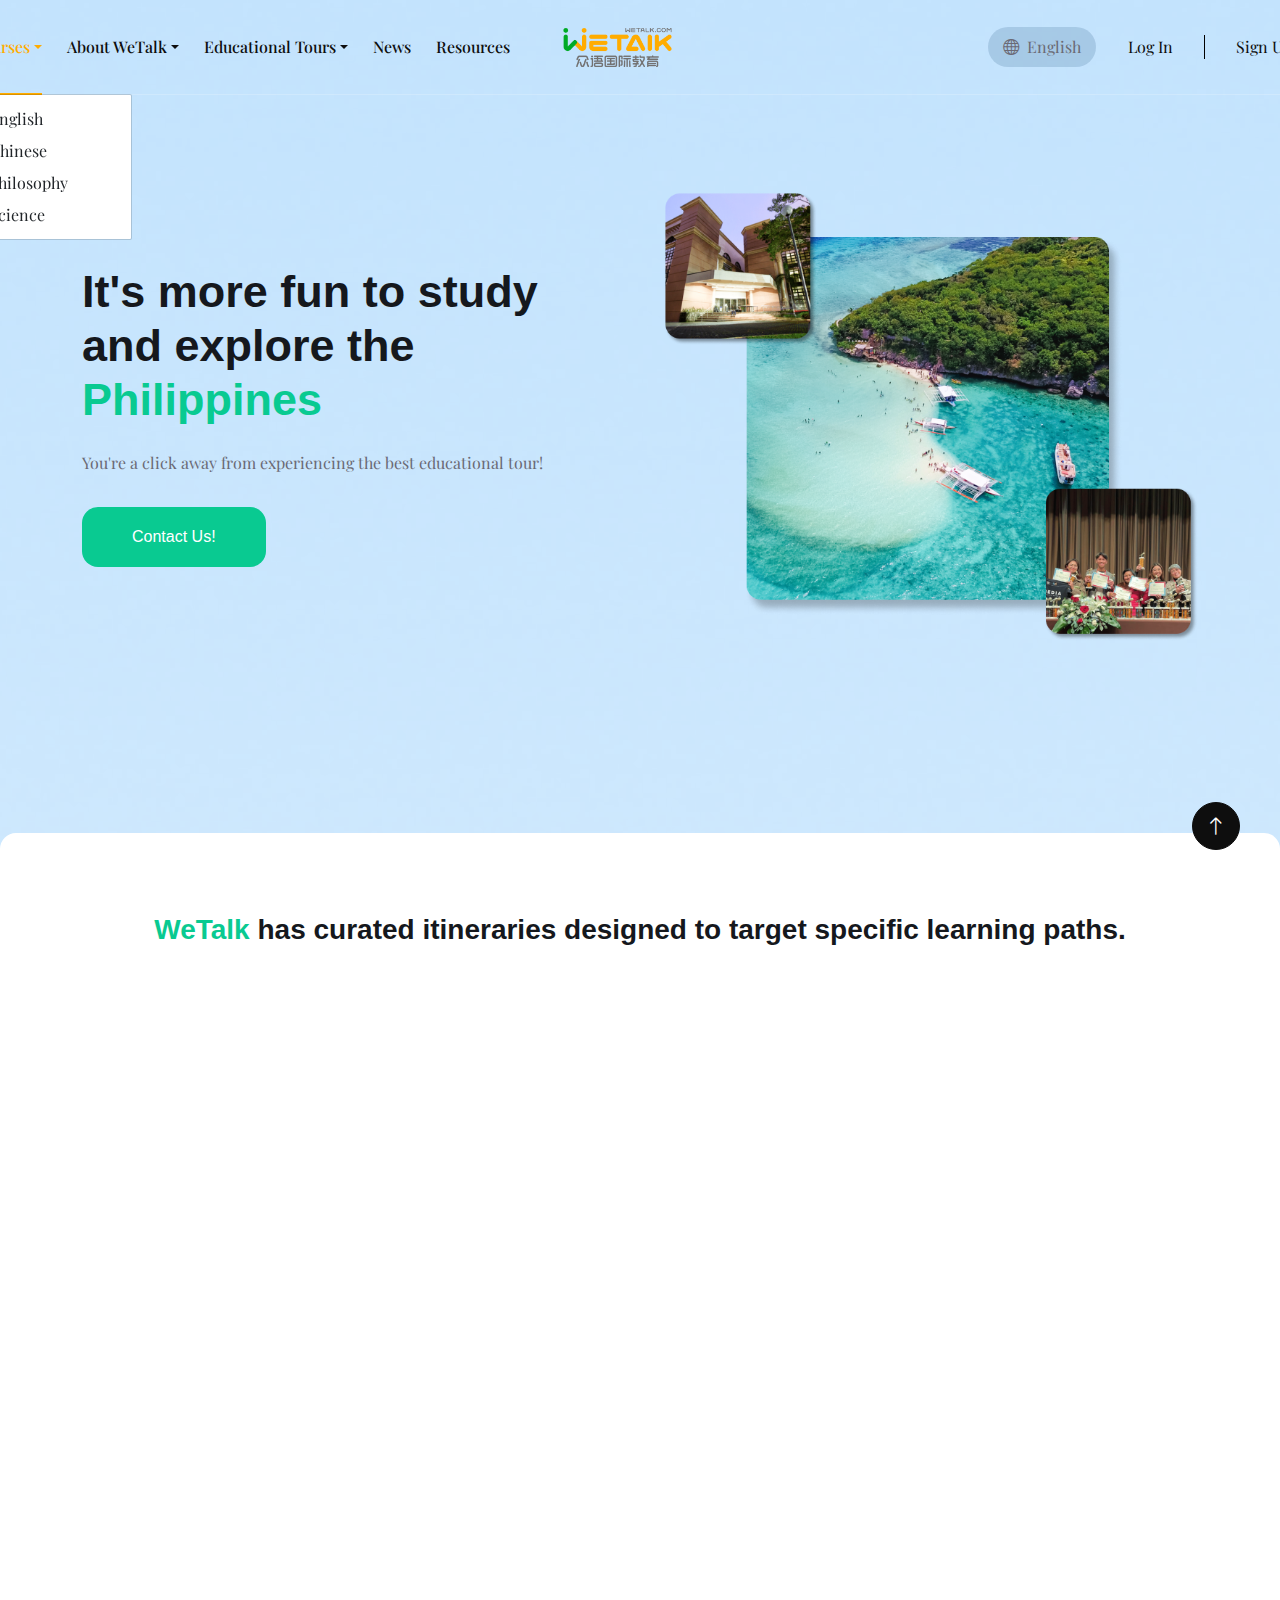
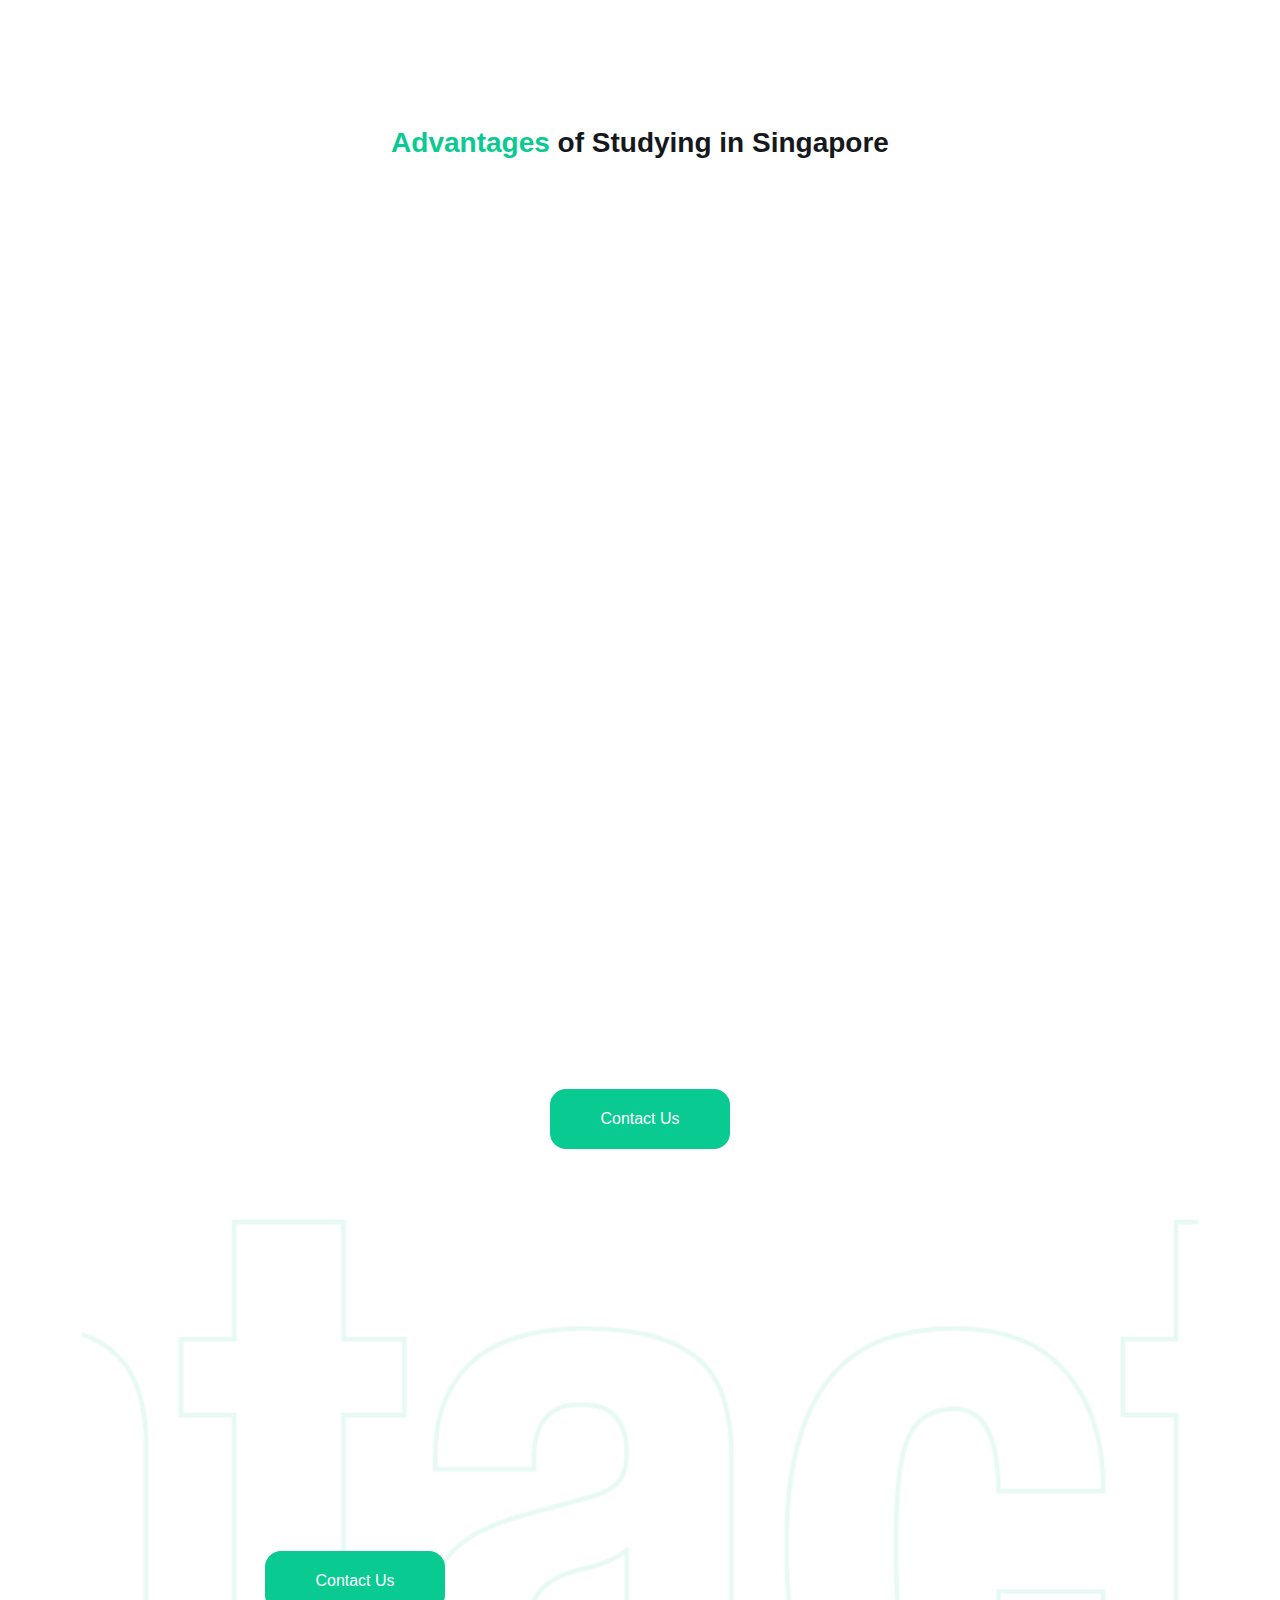
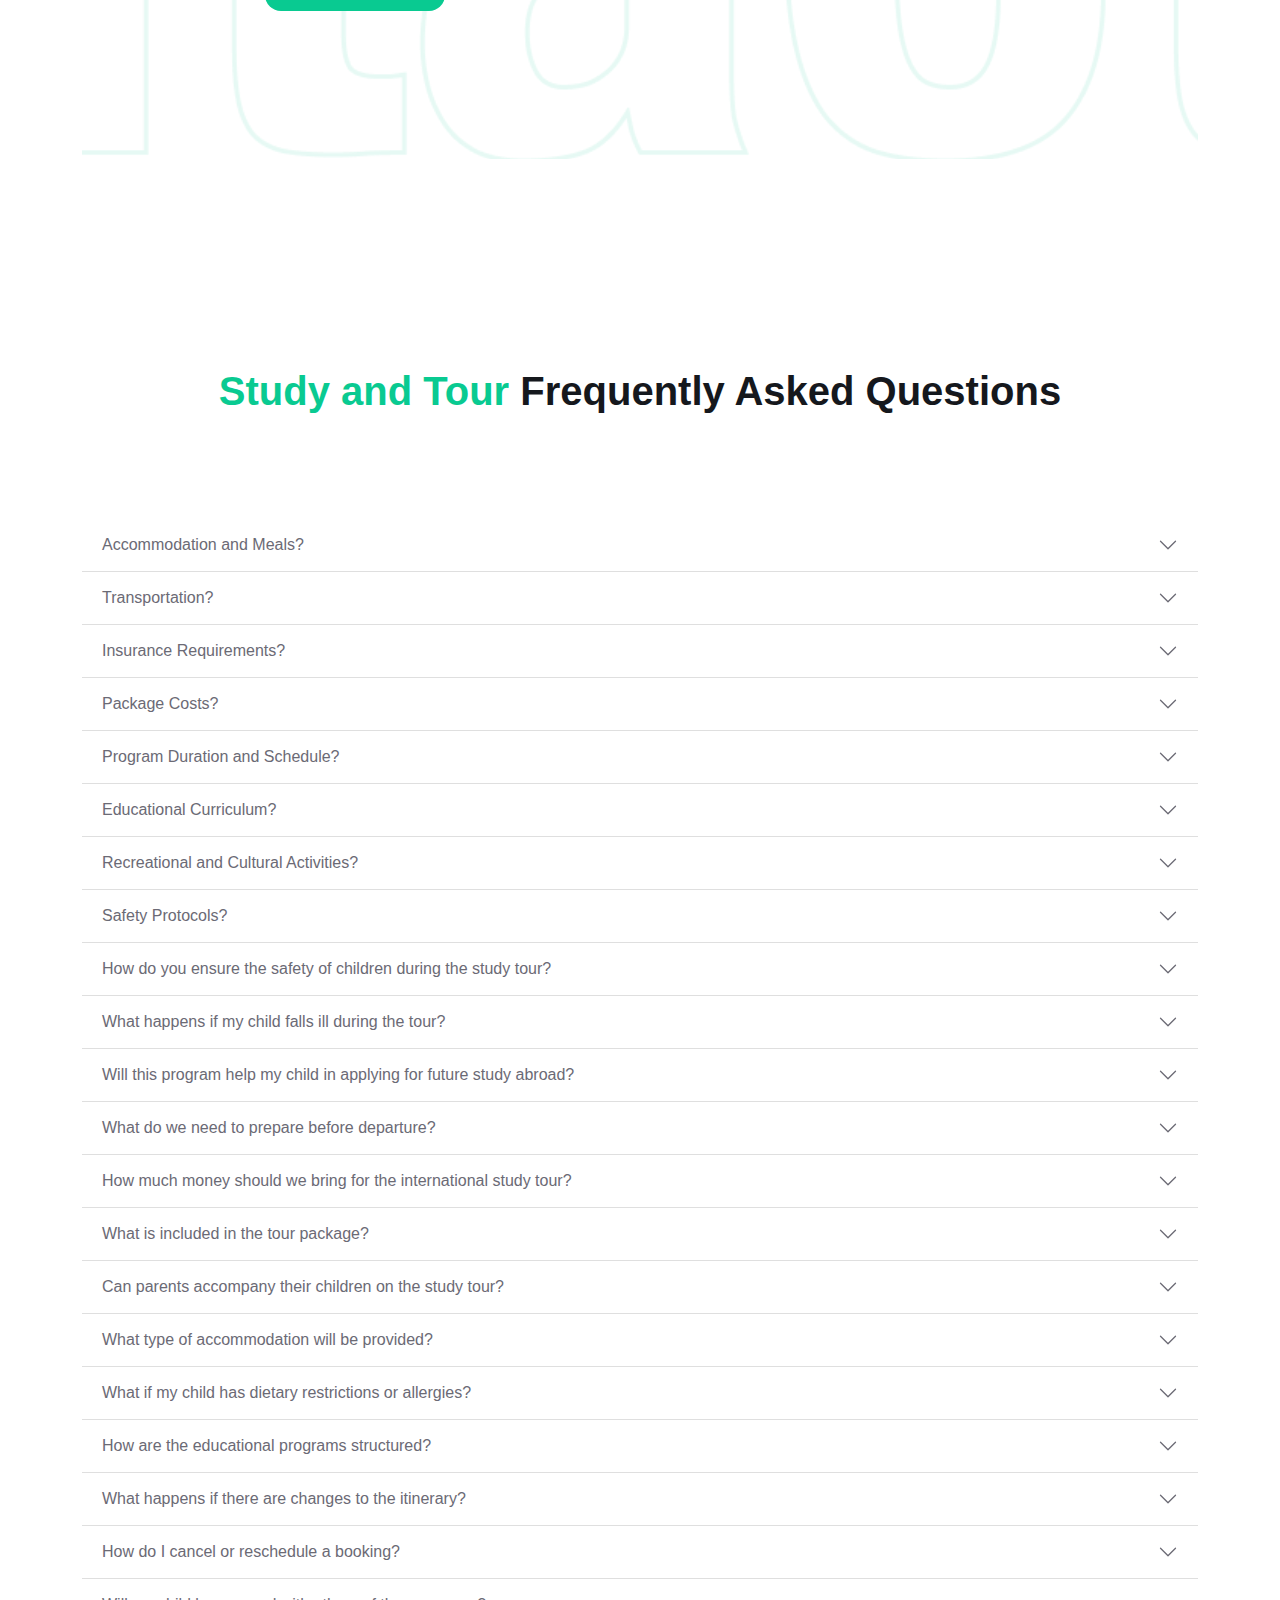
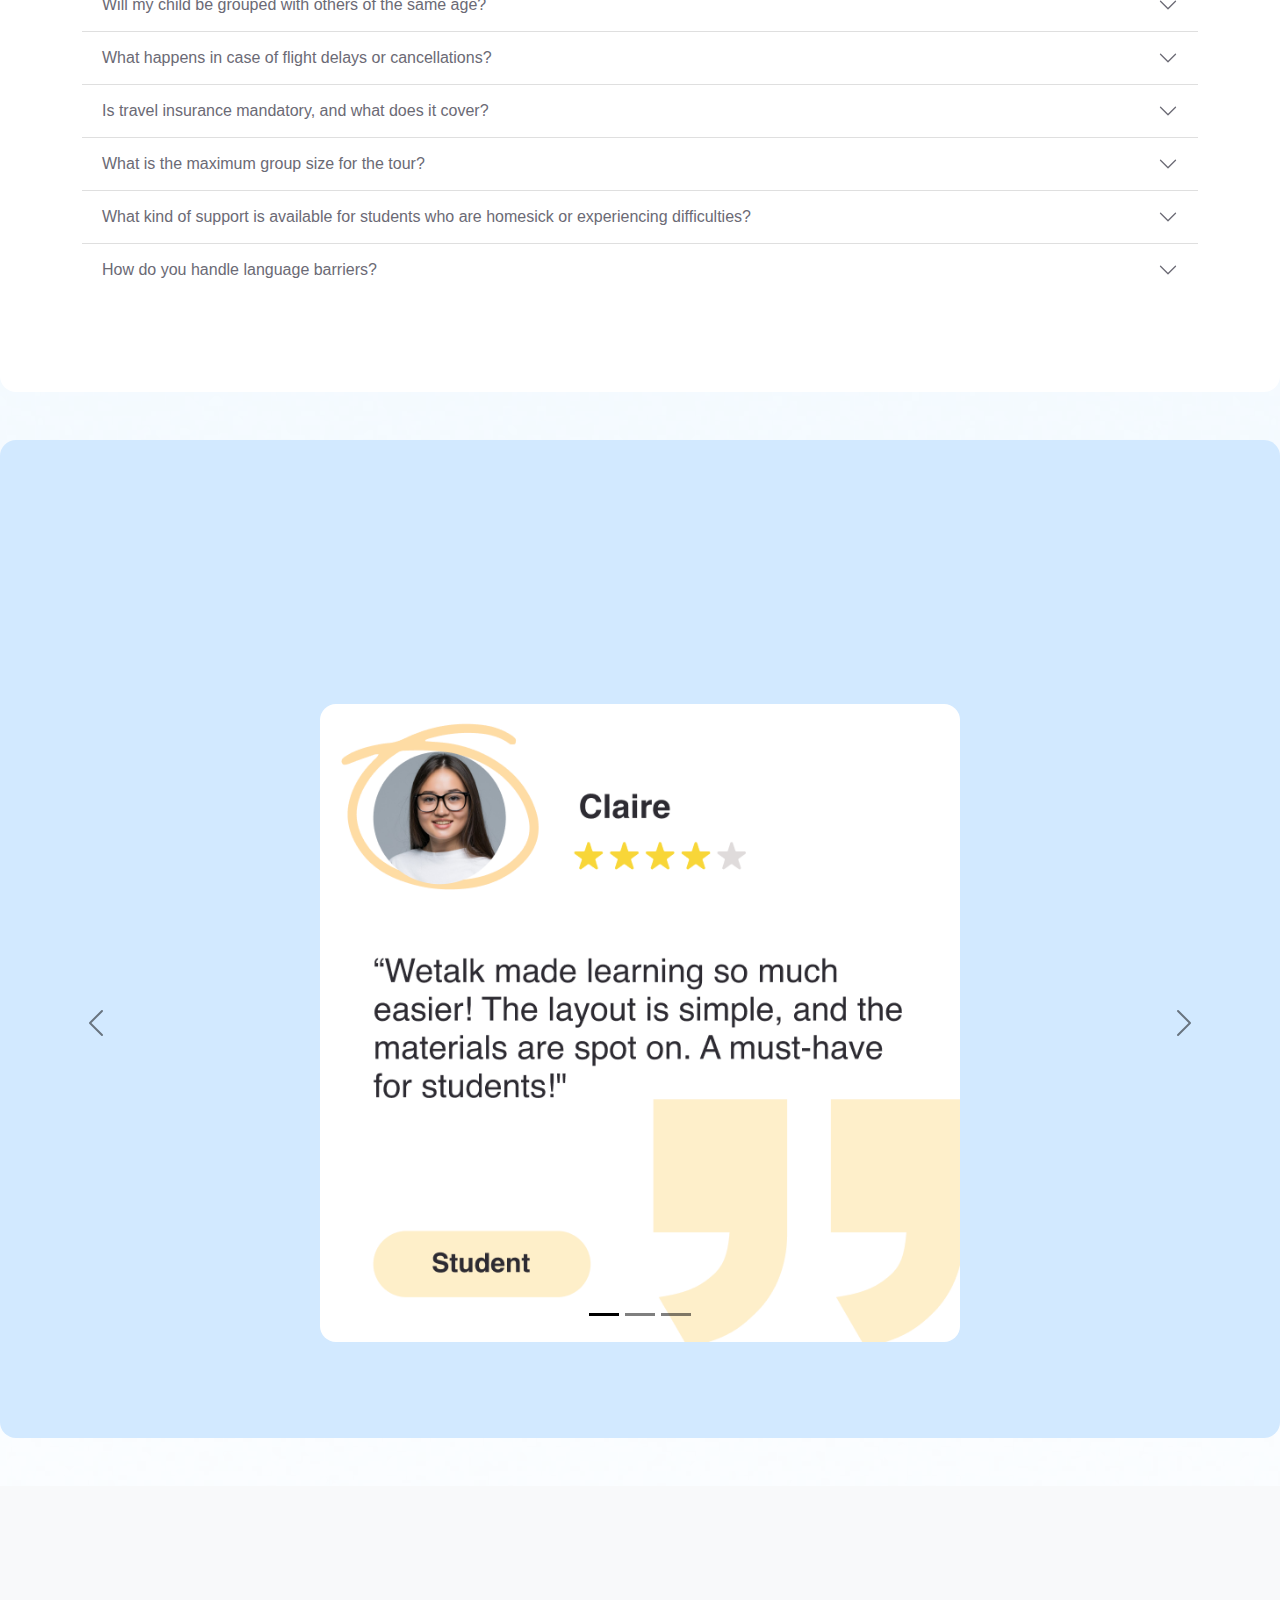
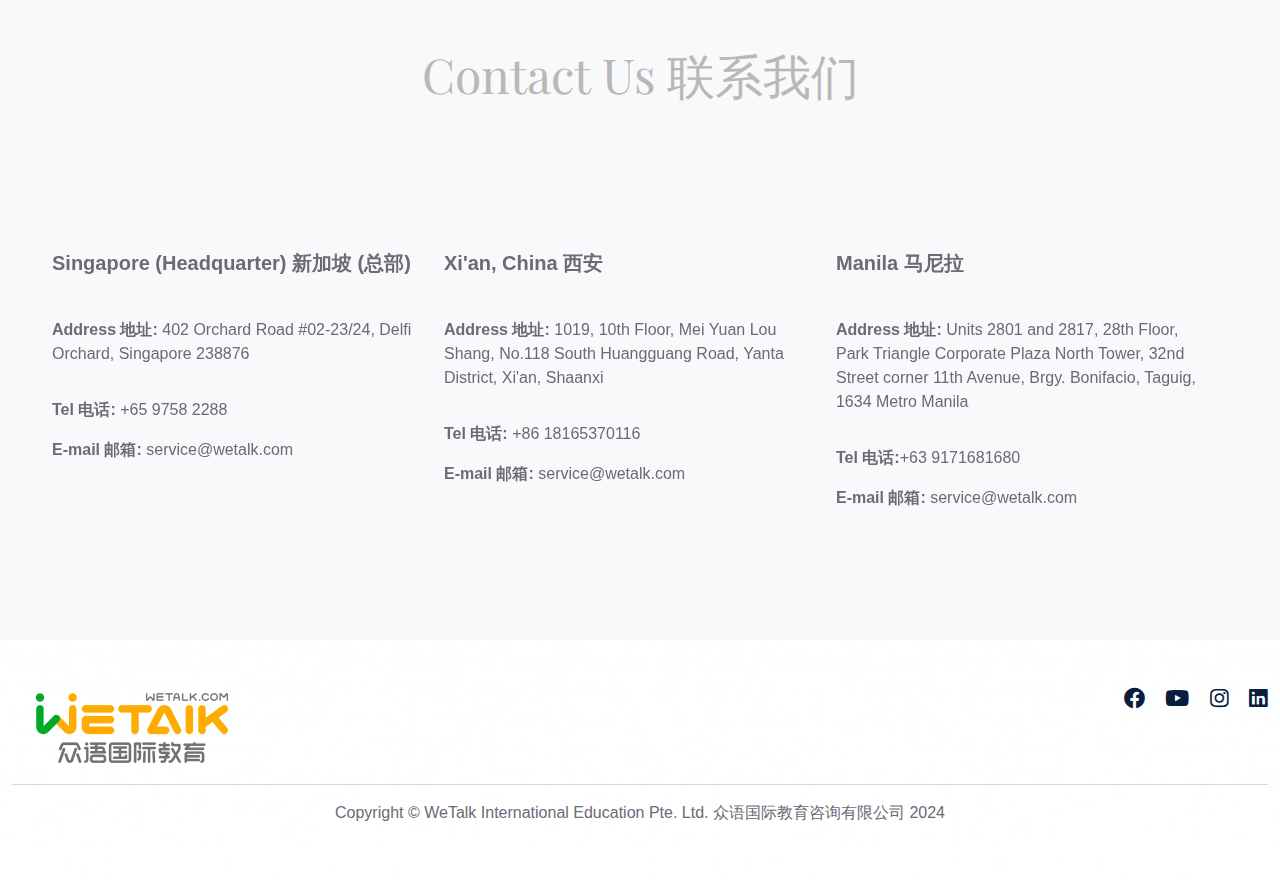
<file: educ-ph.html>
<!DOCTYPE html>
<html lang="en">

<head>
    <meta charset="utf-8">
    <title>Educational Tour Philippines Page</title>
    <meta content="width=device-width, initial-scale=1.0" name="viewport">
    <meta content="" name="keywords">
    <meta content="" name="description">

    <!-- Favicon -->
    <link href="img/favicon.ico" rel="icon">

    <!-- Google Web Fonts -->
    <link rel="preconnect" href="https://fonts.googleapis.com">
    <link rel="preconnect" href="https://fonts.gstatic.com" crossorigin>
    <link href="https://fonts.googleapis.com/css2?family=Heebo:wght@400;500;600&family=Inter:wght@700;800&display=swap" rel="stylesheet">
    <link href='https://fonts.googleapis.com/css?family=Playfair Display' rel='stylesheet'> 

    <!-- Icon Font Stylesheet -->
    <link href="https://cdnjs.cloudflare.com/ajax/libs/font-awesome/5.10.0/css/all.min.css" rel="stylesheet">
    <link href="https://cdn.jsdelivr.net/npm/bootstrap-icons@1.4.1/font/bootstrap-icons.css" rel="stylesheet">

    <!-- Libraries Stylesheet -->
    <link href="lib/animate/animate.min.css" rel="stylesheet">
    <link href="lib/owlcarousel/assets/owl.carousel.min.css" rel="stylesheet">

    <!-- Customized Bootstrap Stylesheet -->
    <link href="css/bootstrap.min.css" rel="stylesheet">

    <!-- Template Stylesheet -->
    <link href="css/style.css" rel="stylesheet">
    <link href="css/sg.css" rel="stylesheet">
</head>

<body>
    <div class="educ-img">
        <div class="container-xxl p-0" style="background-color: transparent;">
            <!-- Spinner Start -->
            <div id="spinner" class="show bg-white position-fixed translate-middle w-100 vh-100 top-50 start-50 d-flex align-items-center justify-content-center">
                <div class="spinner-border text-primary" style="width: 3rem; height: 3rem;" role="status">
                    <span class="sr-only">Loading...</span>
                </div>
            </div>
            <!-- Spinner End -->


            <!-- Navbar & Hero Start -->
            <div class="container-xxl position-relative p-0 playfair">
                <nav class="navbar navbar-expand-lg navbar-light px-4 px-lg-1 py-3 py-lg-0" style="justify-content: center;">
                    <button class="navbar-toggler" type="button" data-bs-toggle="collapse" data-bs-target="#navbarCollapse">
                        <span class="fa fa-bars"></span>
                    </button>
                    <div class="collapse navbar-collapse" id="navbarCollapse">
                        <div class="navbar-nav py-0">
                            <div class="nav-item dropdown">
                                <a href="courses.html" class="nav-link dropdown-toggle-icon">Courses</a>
                                <div class="dropdown-menu m-0">
                                    <a href="" class="dropdown-item">English</a>
                                    <a href="" class="dropdown-item">Chinese</a>
                                    <a href="" class="dropdown-item">Philosophy</a>
                                    <a href="" class="dropdown-item">Science</a>
                                </div>
                            </div>
                            <div class="nav-item dropdown">
                                <a href="about.html" class="nav-link dropdown-toggle-icon">About WeTalk</a>
                                <div class="dropdown-menu m-0">
                                    <a href="about.html" class="dropdown-item">History</a>
                                    <a href="about.html" class="dropdown-item">Campus</a>
                                    <a href="about.html" class="dropdown-item">Charity</a>
                                </div>
                            </div>
                            <div class="nav-item dropdown">
                                <a href="eductour.html" class="nav-link dropdown-toggle-icon">Educational Tours</a>
                                <div class="dropdown-menu m-10">
                                    <a href="" class="dropdown-item">Study and Tour</a>
                                    <a href="" class="dropdown-item">Study Abroad</a>
                                </div>
                            </div>
                            <a href="" class="nav-item nav-link">News</a>
                            <a href="" class="nav-item nav-link">Resources</a>

                            
                        </div>
                    </div>

                    <a href="index.html" class="navbar-brand d-flex align-items-center">
                        <img src="img/wetalk/wetalk-logo.png" alt=""
                                style="width: auto;">
                    </a>

                    <div class="search-input" style="opacity: 0;">
                        <form id="search" action="#">
                            <input type="text" placeholder="Search" id='searchText' name="searchKeyword" onkeypress="handle" />
                            <i class="fa fa-search"></i>
                        </form>
                    </div>  

                    <!-- Language Selector -->
                    <div class="language-selector d-flex align-items-center me-3 mx-1">
                        <i class="bi bi-globe"></i>
                        <span>English</span>
                    </div>
                    
                    <!-- Log In and Sign Up Links -->
                    <a href="" class="nav-item nav-link">Log In</a>
                    <div class="navbar-divider"></div>
                    <a href="" class="nav-link">Sign Up</a>
                
                </nav>

                <div class="container-xxl page-header">
                    <div class="container">
                        <div class="row g-5 align-items-center">
                            <div class="col-lg-6 text-center text-lg-start">
                                <h1 class="mb-4 animated zoomIn" style="font-size: 45px;">It's more fun to study and explore the <span style="color: #09CA91;">Philippines</span></h1>
                                <p class="pb-3 animated zoomIn">You're a click away from experiencing the best educational tour!</p>
                                <a href="" class="btn btn-green border-2 py-3 px-5 animated slideInRight" style="border-radius: 1rem;">Contact Us!</a>
                            </div>
                            <div class="col-lg-6 text-center text-lg-start">
                                <img class="img-fluid animated zoomIn" src="img/wetalk/ph-img.png" alt="">
                            </div>
                        </div>
                    </div>
                </div>
            </div>
            <!-- Navbar & Hero End -->

            <div class="div-rounded bg-white">
                <div class="container-xxl">
                    <div class="container">
                        <div class="my-5">
                            <h3 class="mb-4 text-center wow fadeInUp" style="padding-top: 5rem; padding-bottom: 2rem;">
                                <span style="color: #09CA91; font-weight: bold;">WeTalk</span> has curated itineraries designed to target specific learning paths.
                            </h3>

                            <div class="row g-4 mt-4 justify-content-center">
                                <!-- Card 1 -->
                                <div class="col-md-6 wow zoomIn">
                                    <div class="learning-card bg-yellow">
                                        <img src="./img/educ-tour-ph/image.png" alt="Future Jobs Image">
                                        <h5>Journey to English Fluency</h5>
                                        <p>Philippine Cultural Immersion, 14 Days</p>
                                        <h1 class="large-number">1</h1>
                                    </div>
                                </div>

                                <!-- Card 2 -->
                                <div class="col-md-6  wow zoomIn">
                                    <div class="learning-card bg-green">
                                        <img src="./img/educ-tour-ph/Mask-group.png" alt="English Classroom Image">
                                        <h5>WeTalk Travel and Study</h5>
                                        <p>Explore the Philippines 14 Days</p>
                                        <h1 class="large-number">2</h1>
                                    </div>
                                </div>
                            

                                <!-- Card 3 -->
                                <div class="col-md-6 wow zoomIn">
                                    <div class="learning-card bg-blue">
                                        <img src="./img/educ-tour-ph/image-1.png" alt="Singapore Management University Image">
                                        <h5>WeTalk Travel Study</h5>
                                        <p>Discover the Philippines 14 Days</p>
                                        <h1 class="large-number">3</h1>
                                    </div>
                                </div>
                            </div>

                            <div class="my-5">
                                <!-- Section Title -->
                                <h3 class="text-center">
                                    <span style="color: #09CA91;">Advantages</span> of Studying in Singapore
                                </h3>

                                <div class="row g-4 mt-5 justify-content-center">
                                    <!-- Item 1 -->
                                    <div class="col-md-4 wow zoomIn">
                                        <div class="advantage-item">
                                            <h2>English Proficiency</h2>
                                            <p>English is widely spoken and used in various aspects of daily life, education, and business in the Philippines. </p>
                                            <div class="large-number-adv-section color-one">1</div>
                                        </div>
                                    </div>

                                    <!-- Item 2 -->
                                    <div class="col-md-4 wow fadeInUp">
                                        <div class="advantage-item">
                                            <h2>Cultural Diversity</h2>
                                            <p>The Philippines is known for its cultural diversity, with each region having its own unique traditions, festivals, and practices.</p>
                                            <div class="large-number-adv-section color-two">2</div>
                                        </div>
                                    </div>

                                    <!-- Item 3 -->
                                    <div class="col-md-4 wow zoomIn">
                                        <div class="advantage-item">
                                            <h2>Hospitality and Warmth</h2>
                                            <p>Filipinos are known for their hospitality and friendliness.</p>
                                            <div class="large-number-adv-section color-three">3</div>
                                        </div>
                                    </div>

                                    <!-- Item 4 -->
                                    <div class="col-md-4 wow fadeInUp">
                                        <div class="advantage-item">
                                            <h2>Beautiful Scenery</h2>
                                            <p>The Philippines boasts stunning natural landscapes, including pristine beaches, tropical forests, and vibrant cities.</p>
                                            <div class="large-number-adv-section color-one">4</div>
                                        </div>
                                    </div>

                                    <!-- Item 5 -->
                                    <div class="col-md-4 wow fadeInUp">
                                        <div class="advantage-item">
                                            <h2>Educational Opportunities</h2>
                                            <p>The Philippines has reputable educational institutions that offer English language programs and camps.</p>
                                            <div class="large-number-adv-section color-two">5</div>
                                        </div>
                                    </div>

                                    <div class="text-center" style=" margin-top: 3rem;">
                                        <p class="pb-1 wow animated zoomIn">Interested in joining our study and tour program?</p>
                                        <a href="" class="btn btn-green border-2 py-3 px-5 animated slideInRight" style="border-radius: 1rem;">Contact Us</a>
                                    </div>
                                </div>
                            </div>

                            <div class="my-5">
                                <div class="bg-study-tour-gains">
                                    <div class="row g-4 mt-5 justify-content-center text-center">
                                        <div class="col align-self-center">
                                            <div>
                                                <h2 class="wow fadeInUp">Study and Tour <span style="color: #09CA91;">Gains</span></h2>
                                                <p class="py-4 wow fadeInUp">
                                                    The program aims to enhance participants' English proficiency while providing an in-depth experience of Filipino culture and hospitality through guided tours, interactive workshops, and cultural exchanges.
                                                </p>
                                                <a href="" class="btn btn-green border-2 py-3 px-5 animated slideInRight" style="border-radius: 1rem;">Contact Us</a>
                                            </div>
                                        </div>

                                        <div class="col">
                                            <div class="row d-flex ">
                                                <div class="col col-lg-2 align-self-center wow zoomIn">
                                                    <img src="./img/educ-tour-ph/Asset-3-2.webp" style="width: auto;height: auto; max-width: 100%;"/>
                                                </div>
                                                <div class="col wow zoomIn">
                                                    <img src="./img/educ-tour-ph/Group-312.webp" style="width: auto; height: auto; max-width: 100%;"/>
                                                </div>
                                            </div>
                                        </div>
                                    </div>
                                </div>
                            </div>

                            <div class="my-5">
                                <div class="text-center" style="padding-top: 10rem;">
                                    <h1><span style="color: #09CA91;">Study and Tour</span> Frequently Asked Questions</h1>
                                </div>

                                <div class="py-6">
                                    <div class="accordion accordion-flush" id="accordionFlushExample">
                                        <div class="accordion-item">
                                            <h2 class="accordion-header">
                                                <button class="accordion-button collapsed" type="button" data-bs-toggle="collapse" data-bs-target="#collapse1" aria-expanded="false" aria-controls="flush-collapseOne">
                                                    Accommodation and Meals?
                                                </button>
                                            </h2>
                                            <div id="collapse1" class="accordion-collapse collapse" data-bs-parent="#accordionFlushExample">
                                                <div class="accordion-body">
                                                    <ul>
                                                        <li>Where will the students stay?</li>
                                                        <li>Are meals included in the package?</li>
                                                        <li>What type of accommodation is provided?</li>
                                                    </ul>

                                                    <h6><strong>Procedure :</strong></h6>
                                                    <ul>
                                                        <li>Students will stay in safe, supervised accommodations, such as student hostels or hotels, depending on the package chosen. Meals (breakfast, lunch, and dinner) are included, with options to accommodate dietary restrictions if notified in advance.</li>
                                                    </ul>
                                                </div>
                                            </div>
                                        </div>

                                        <div class="accordion-item">
                                            <h2 class="accordion-header">
                                                <button class="accordion-button collapsed" type="button" data-bs-toggle="collapse" data-bs-target="#collapse2" aria-expanded="false" aria-controls="flush-collapseOne">
                                                    Transportation?
                                                </button>
                                            </h2>
                                            <div id="collapse2" class="accordion-collapse collapse" data-bs-parent="#accordionFlushExample">
                                                <div class="accordion-body">
                                                    <ul>
                                                        <li>How will students travel within the country?</li>
                                                        <li>Is airport pick-up and drop-off provided?</li>
                                                    </ul>

                                                    <h6><strong>Procedure :</strong></h6>
                                                    <ul>
                                                        <li>We provide all local transportation, including airport transfers, using reliable and comfortable buses or shuttles. Travel between educational sites and tourist attractions is fully organized as part of the package.</li>
                                                    </ul>
                                                </div>
                                            </div>
                                        </div>

                                        <div class="accordion-item">
                                            <h2 class="accordion-header">
                                                <button class="accordion-button collapsed" type="button" data-bs-toggle="collapse" data-bs-target="#collapse3" aria-expanded="false" aria-controls="flush-collapseOne">
                                                    Insurance Requirements?
                                                </button>
                                            </h2>
                                            <div id="collapse3" class="accordion-collapse collapse" data-bs-parent="#accordionFlushExample">
                                                <div class="accordion-body">
                                                    <ul>
                                                        <li>Is travel insurance included, or do students need to provide their own?</li>
                                                    </ul>

                                                    <h6><strong>Procedure :</strong></h6>
                                                    <ul>
                                                        <li>We require all students to have travel insurance, which can be arranged by the client company or purchased through our partners. This covers medical emergencies, trip cancellations, and other unforeseen events.</li>
                                                    </ul>
                                                </div>
                                            </div>
                                        </div>

                                        <div class="accordion-item">
                                            <h2 class="accordion-header">
                                                <button class="accordion-button collapsed" type="button" data-bs-toggle="collapse" data-bs-target="#collapse4" aria-expanded="false" aria-controls="flush-collapseOne">
                                                    Package Costs?
                                                </button>
                                            </h2>
                                            <div id="collapse4" class="accordion-collapse collapse" data-bs-parent="#accordionFlushExample">
                                                <div class="accordion-body">
                                                    <ul>
                                                        <li>What is included in the study tour package cost?</li>
                                                        <li>Are there any additional fees?</li>
                                                    </ul>

                                                    <h6><strong>Procedure :</strong></h6>
                                                    <ul>
                                                        <li>Our package price includes accommodation, meals, educational programs, transportation, and activities. Any additional services, such as flight bookings or special tours, will be quoted separately. A detailed cost breakdown will be provided upon inquiry.</li>
                                                    </ul>
                                                </div>
                                            </div>
                                        </div>
                                        
                                        <div class="accordion-item">
                                            <h2 class="accordion-header">
                                                <button class="accordion-button collapsed" type="button" data-bs-toggle="collapse" data-bs-target="#collapse5" aria-expanded="false" aria-controls="flush-collapseOne">
                                                    Program Duration and Schedule?
                                                </button>
                                            </h2>
                                            <div id="collapse5" class="accordion-collapse collapse" data-bs-parent="#accordionFlushExample">
                                                <div class="accordion-body">
                                                    <ul>
                                                        <li>How long are the study tours?</li>
                                                        <li>Can the duration be customized?</li>
                                                        <li>What does the daily schedule look like?</li>
                                                    </ul>

                                                    <h6><strong>Procedure :</strong></h6>
                                                    <ul>
                                                        <li>The standard duration of a study tour is 5-14 days, but we offer flexibility based on client preferences. A typical day includes 3–4 hours of educational sessions (e.g., English or Science classes and ect.) followed by recreational and cultural activities. Customized schedules can be created to meet the needs of each group.</li>
                                                    </ul>
                                                </div>
                                            </div>
                                        </div>

                                        <div class="accordion-item">
                                            <h2 class="accordion-header">
                                                <button class="accordion-button collapsed" type="button" data-bs-toggle="collapse" data-bs-target="#collapse6" aria-expanded="false" aria-controls="flush-collapseOne">
                                                    Educational Curriculum?
                                                </button>
                                            </h2>
                                            <div id="collapse6" class="accordion-collapse collapse" data-bs-parent="#accordionFlushExample">
                                                <div class="accordion-body">
                                                    <ul>
                                                        <li>What subjects are taught during the study tour?</li>
                                                        <li>Can we request a specific focus (e.g., language, STEM subjects)?</li>
                                                    </ul>

                                                    <h6><strong>Procedure :</strong></h6>
                                                    <ul>
                                                        <li>The core subjects include English and Chinese language, Science, and local cultural studies. However, clients can request specific subjects or thematic focuses. Our instructors are certified professionals who will adapt the curriculum to the needs of each group.</li>
                                                    </ul>
                                                </div>
                                            </div>
                                        </div>


                                        <div class="accordion-item">
                                            <h2 class="accordion-header">
                                                <button class="accordion-button collapsed" type="button" data-bs-toggle="collapse" data-bs-target="#collapse7" aria-expanded="false" aria-controls="flush-collapseOne">
                                                    Recreational and Cultural Activities?
                                                </button>
                                            </h2>
                                            <div id="collapse7" class="accordion-collapse collapse" data-bs-parent="#accordionFlushExample">
                                                <div class="accordion-body">
                                                    <ul>
                                                        <li>What cultural experiences and sightseeing opportunities are included?</li>
                                                        <li>Can clients choose specific destinations?</li>
                                                    </ul>

                                                    <h6><strong>Procedure :</strong></h6>
                                                    <ul>
                                                        <li>Our study tours include visits to local landmarks, museums, and cultural sites. The itinerary can be tailored based on the interests of the client company, with additional options for specific sightseeing or industry-related tours.</li>
                                                    </ul>
                                                </div>
                                            </div>
                                        </div>
                                        
                                        
                                        <div class="accordion-item">
                                            <h2 class="accordion-header">
                                                <button class="accordion-button collapsed" type="button" data-bs-toggle="collapse" data-bs-target="#collapse8" aria-expanded="false" aria-controls="flush-collapseOne">
                                                    Safety Protocols?
                                                </button>
                                            </h2>
                                            <div id="collapse8" class="accordion-collapse collapse" data-bs-parent="#accordionFlushExample">
                                                <div class="accordion-body">
                                                    <ul>
                                                        <li>What safety measures are in place for student groups?</li>
                                                    </ul>

                                                    <h6><strong>Procedure :</strong></h6>
                                                    <ul>
                                                        <li>Safety is our top priority. All accommodations and transport services are vetted for safety compliance, and group chaperones are provided for supervision. We also ensure that emergency procedures are in place, and students have access to medical services when needed.</li>
                                                    </ul>
                                                </div>
                                            </div>
                                        </div>

                                        <div class="accordion-item">
                                            <h2 class="accordion-header">
                                                <button class="accordion-button collapsed" type="button" data-bs-toggle="collapse" data-bs-target="#collapse9" aria-expanded="false" aria-controls="flush-collapseOne">
                                                    How do you ensure the safety of children during the study tour?
                                                </button>
                                            </h2>
                                            <div id="collapse9" class="accordion-collapse collapse" data-bs-parent="#accordionFlushExample">
                                                <div class="accordion-body">
                                                    <ul>
                                                        <li>Singapore is a very safe country with a low crime rate, and most people speak Mandarin. Each study tour group is accompanied by teachers, with a typical ratio of 10 students to 4 teachers, plus a tour guide, ensuring that there are always 2 adults for every 2 students. Before departure, we hold an online pre-departure briefing through a WeChat group, where we inform participants about the local culture, religion, customs, and laws that need attention. Additionally, we provide everyone with a "Safety Handbook."</li>
                                                    </ul>
                                                </div>
                                            </div>
                                        </div>
                                        
                                        
                                        <div class="accordion-item">
                                            <h2 class="accordion-header">
                                                <button class="accordion-button collapsed" type="button" data-bs-toggle="collapse" data-bs-target="#collapse10" aria-expanded="false" aria-controls="flush-collapseOne">
                                                    What happens if my child falls ill during the tour?
                                                </button>
                                            </h2>
                                            <div id="collapse10" class="accordion-collapse collapse" data-bs-parent="#accordionFlushExample">
                                                <div class="accordion-body">
                                                    <ul>
                                                        <li>We purchase international travel insurance for each participant, which provides coverage for injuries, accidents, and third-party liability while abroad. Each vehicle is equipped with a safety first aid kit. If a child feels unwell during the tour, the local teacher will immediately take the student to a doctor and notify the parents.</li>
                                                    </ul>
                                                </div>
                                            </div>
                                        </div>

                                        <div class="accordion-item">
                                            <h2 class="accordion-header">
                                                <button class="accordion-button collapsed" type="button" data-bs-toggle="collapse" data-bs-target="#collapse11" aria-expanded="false" aria-controls="flush-collapseOne">
                                                    Will this program help my child in applying for future study abroad?
                                                </button>
                                            </h2>
                                            <div id="collapse11" class="accordion-collapse collapse" data-bs-parent="#accordionFlushExample">
                                                <div class="accordion-body">
                                                    <ul>
                                                        <li>Some itineraries include study tour certificates, and official course certificates can be verified online. These certificates can enhance a student's profile when applying to schools abroad. Additionally, participating in an international study tour is a valuable experience that helps students improve their social skills, language abilities, self-management, and broaden their horizons.</li>
                                                    </ul>
                                                </div>
                                            </div>
                                        </div>


                                        <div class="accordion-item">
                                            <h2 class="accordion-header">
                                                <button class="accordion-button collapsed" type="button" data-bs-toggle="collapse" data-bs-target="#collapse12" aria-expanded="false" aria-controls="flush-collapseOne">
                                                    What do we need to prepare before departure?
                                                </button>
                                            </h2>
                                            <div id="collapse12" class="accordion-collapse collapse" data-bs-parent="#accordionFlushExample">
                                                <div class="accordion-body">
                                                    <ul>
                                                        <li>We provide each student with a "Study Tour Essentials List" and a "Study Handbook," which clearly outlines what needs to be prepared before departure.</li>
                                                    </ul>
                                                </div>
                                            </div>
                                        </div>


                                        <div class="accordion-item">
                                            <h2 class="accordion-header">
                                                <button class="accordion-button collapsed" type="button" data-bs-toggle="collapse" data-bs-target="#collapse13" aria-expanded="false" aria-controls="flush-collapseOne">
                                                    How much money should we bring for the international study tour?
                                                </button>
                                            </h2>
                                            <div id="collapse13" class="accordion-collapse collapse" data-bs-parent="#accordionFlushExample">
                                                <div class="accordion-body">
                                                    <ul>
                                                        <li>The international study tour generally follows an all-inclusive pricing model. Students only need to bring money for extra snacks or souvenirs. If cash is necessary, it’s recommended to bring a maximum of 20,000 RMB or equivalent per person.</li>
                                                    </ul>
                                                </div>
                                            </div>
                                        </div>


                                        <div class="accordion-item">
                                            <h2 class="accordion-header">
                                                <button class="accordion-button collapsed" type="button" data-bs-toggle="collapse" data-bs-target="#collapse14" aria-expanded="false" aria-controls="flush-collapseOne">
                                                    What is included in the tour package?
                                                </button>
                                            </h2>
                                            <div id="collapse14" class="accordion-collapse collapse" data-bs-parent="#accordionFlushExample">
                                                <div class="accordion-body">
                                                    <ul>
                                                        <li>The tour package typically includes accommodation, meals, transportation within the destination country, educational programs, entrance fees to attractions, and tour guide services. Any additional costs, such as personal expenses, optional activities, or visa fees, will be clearly communicated to you during the booking process.</li>
                                                    </ul>
                                                </div>
                                            </div>
                                        </div>



                                        <div class="accordion-item">
                                            <h2 class="accordion-header">
                                                <button class="accordion-button collapsed" type="button" data-bs-toggle="collapse" data-bs-target="#collapse15" aria-expanded="false" aria-controls="flush-collapseOne">
                                                    Can parents accompany their children on the study tour?
                                                </button>
                                            </h2>
                                            <div id="collapse15" class="accordion-collapse collapse" data-bs-parent="#accordionFlushExample">
                                                <div class="accordion-body">
                                                    <ul>
                                                        <li>Yes, parents can join the study tour, although additional fees may apply. We offer customized family packages that allow parents to participate in the educational and cultural experiences alongside their children.</li>
                                                    </ul>
                                                </div>
                                            </div>
                                        </div>


                                        <div class="accordion-item">
                                            <h2 class="accordion-header">
                                                <button class="accordion-button collapsed" type="button" data-bs-toggle="collapse" data-bs-target="#collapse16" aria-expanded="false" aria-controls="flush-collapseOne">
                                                    What type of accommodation will be provided?
                                                </button>
                                            </h2>
                                            <div id="collapse16" class="accordion-collapse collapse" data-bs-parent="#accordionFlushExample">
                                                <div class="accordion-body">
                                                    <ul>
                                                        <li>We offer accommodations ranging from 3-star to 6-star hotels depending on the selected tour package. All accommodations are carefully selected for their safety, cleanliness, and proximity to key attractions. The specific hotel details will be provided to you once the booking is confirmed.</li>
                                                    </ul>
                                                </div>
                                            </div>
                                        </div>


                                        <div class="accordion-item">
                                            <h2 class="accordion-header">
                                                <button class="accordion-button collapsed" type="button" data-bs-toggle="collapse" data-bs-target="#collapse17" aria-expanded="false" aria-controls="flush-collapseOne">
                                                    What if my child has dietary restrictions or allergies?
                                                </button>
                                            </h2>
                                            <div id="collapse17" class="accordion-collapse collapse" data-bs-parent="#accordionFlushExample">
                                                <div class="accordion-body">
                                                    <ul>
                                                        <li>We take dietary restrictions and allergies very seriously. Please inform us of any specific dietary needs during the booking process, and we will coordinate with our partners to ensure appropriate meal options are provided. Emergency contact information will also be kept on hand for any food-related incidents.</li>
                                                    </ul>
                                                </div>
                                            </div>
                                        </div>


                                        <div class="accordion-item">
                                            <h2 class="accordion-header">
                                                <button class="accordion-button collapsed" type="button" data-bs-toggle="collapse" data-bs-target="#collapse18" aria-expanded="false" aria-controls="flush-collapseOne">
                                                    How are the educational programs structured?
                                                </button>
                                            </h2>
                                            <div id="collapse18" class="accordion-collapse collapse" data-bs-parent="#accordionFlushExample">
                                                <div class="accordion-body">
                                                    <ul>
                                                        <li>Our educational programs are designed to be interactive and engaging, combining classroom lessons with hands-on activities and cultural experiences. The content is tailored to different age groups and focuses on subjects such as language learning, STEM, and cultural studies. Each program is led by experienced educators and includes opportunities for students to apply what they've learned in real-world settings.</li>
                                                    </ul>
                                                </div>
                                            </div>
                                        </div>

                                        <div class="accordion-item">
                                            <h2 class="accordion-header">
                                                <button class="accordion-button collapsed" type="button" data-bs-toggle="collapse" data-bs-target="#collapse19" aria-expanded="false" aria-controls="flush-collapseOne">
                                                    What happens if there are changes to the itinerary?
                                                </button>
                                            </h2>
                                            <div id="collapse19" class="accordion-collapse collapse" data-bs-parent="#accordionFlushExample">
                                                <div class="accordion-body">
                                                    <ul>
                                                        <li>While we strive to adhere to the planned itinerary, unforeseen circumstances such as weather conditions or local events may require adjustments. In such cases, we will provide alternative activities of equal value and notify you as soon as possible. Our goal is to ensure a smooth and enjoyable experience despite any changes.</li>
                                                    </ul>
                                                </div>
                                            </div>
                                        </div>
                                        
                                        <div class="accordion-item">
                                            <h2 class="accordion-header">
                                                <button class="accordion-button collapsed" type="button" data-bs-toggle="collapse" data-bs-target="#collapse20" aria-expanded="false" aria-controls="flush-collapseOne">
                                                    How do I cancel or reschedule a booking?
                                                </button>
                                            </h2>
                                            <div id="collapse20" class="accordion-collapse collapse" data-bs-parent="#accordionFlushExample">
                                                <div class="accordion-body">
                                                    <ul>
                                                        <li>To cancel or reschedule your booking, please contact our customer service team as soon as possible. The cancellation policy, including any applicable fees, will be outlined in your contract. Rescheduling is subject to availability, and any changes may result in additional costs.</li>
                                                    </ul>
                                                </div>
                                            </div>
                                        </div>


                                        <div class="accordion-item">
                                            <h2 class="accordion-header">
                                                <button class="accordion-button collapsed" type="button" data-bs-toggle="collapse" data-bs-target="#collapse21" aria-expanded="false" aria-controls="flush-collapseOne">
                                                    Will my child be grouped with others of the same age?
                                                </button>
                                            </h2>
                                            <div id="collapse21" class="accordion-collapse collapse" data-bs-parent="#accordionFlushExample">
                                                <div class="accordion-body">
                                                    <ul>
                                                        <li>Yes, we typically group students based on age and skill level to ensure that the educational content is appropriate and that they can interact with peers in a similar age range. This also enhances their learning experience and social interaction during the tour.</li>
                                                    </ul>
                                                </div>
                                            </div>
                                        </div>


                                        <div class="accordion-item">
                                            <h2 class="accordion-header">
                                                <button class="accordion-button collapsed" type="button" data-bs-toggle="collapse" data-bs-target="#collapse22" aria-expanded="false" aria-controls="flush-collapseOne">
                                                    What happens in case of flight delays or cancellations?
                                                </button>
                                            </h2>
                                            <div id="collapse22" class="accordion-collapse collapse" data-bs-parent="#accordionFlushExample">
                                                <div class="accordion-body">
                                                    <ul>
                                                        <li>If a flight delay or cancellation occurs, our team will work with the airlines to rebook your travel arrangements as quickly as possible. We will keep you informed throughout the process and make any necessary adjustments to the itinerary to accommodate the new schedule.</li>
                                                    </ul>
                                                </div>
                                            </div>
                                        </div>


                                        <div class="accordion-item">
                                            <h2 class="accordion-header">
                                                <button class="accordion-button collapsed" type="button" data-bs-toggle="collapse" data-bs-target="#collapse23" aria-expanded="false" aria-controls="flush-collapseOne">
                                                    Is travel insurance mandatory, and what does it cover?
                                                </button>
                                            </h2>
                                            <div id="collapse23" class="accordion-collapse collapse" data-bs-parent="#accordionFlushExample">
                                                <div class="accordion-body">
                                                    <ul>
                                                        <li>A: Yes, travel insurance is mandatory for all participants and is included in the tour package. The insurance covers medical emergencies, trip cancellations, lost luggage, and other travel-related issues. Specific details of the coverage will be provided to you upon booking.</li>
                                                    </ul>
                                                </div>
                                            </div>
                                        </div>

                                        <div class="accordion-item">
                                            <h2 class="accordion-header">
                                                <button class="accordion-button collapsed" type="button" data-bs-toggle="collapse" data-bs-target="#collapse24" aria-expanded="false" aria-controls="flush-collapseOne">
                                                    What is the maximum group size for the tour?
                                                </button>
                                            </h2>
                                            <div id="collapse24" class="accordion-collapse collapse" data-bs-parent="#accordionFlushExample">
                                                <div class="accordion-body">
                                                    <ul>
                                                        <li>The maximum group size varies depending on the tour package, but we typically cap groups at around 40 participants to ensure a personalized experience. Larger groups can be accommodated with prior arrangements, and additional staff may be assigned to maintain a low student-to-staff ratio.</li>
                                                    </ul>
                                                </div>
                                            </div>
                                        </div>
                                        
                                        
                                        <div class="accordion-item">
                                            <h2 class="accordion-header">
                                                <button class="accordion-button collapsed" type="button" data-bs-toggle="collapse" data-bs-target="#collapse25" aria-expanded="false" aria-controls="flush-collapseOne">
                                                    What kind of support is available for students who are homesick or experiencing difficulties?
                                                </button>
                                            </h2>
                                            <div id="collapse25" class="accordion-collapse collapse" data-bs-parent="#accordionFlushExample">
                                                <div class="accordion-body">
                                                    <ul>
                                                        <li>A: We understand that traveling abroad can be a challenging experience for some students. Our staff is trained to provide emotional support and ensure that students feel comfortable and secure. Regular check-ins, group activities, and opportunities to communicate with family back home are all part of our support system. If a student is experiencing severe difficulties, we will work closely with parents to find the best solution.</li>
                                                    </ul>
                                                </div>
                                            </div>
                                        </div>


                                        <div class="accordion-item">
                                            <h2 class="accordion-header">
                                                <button class="accordion-button collapsed" type="button" data-bs-toggle="collapse" data-bs-target="#collapse26" aria-expanded="false" aria-controls="flush-collapseOne">
                                                    How do you handle language barriers?
                                                </button>
                                            </h2>
                                            <div id="collapse26" class="accordion-collapse collapse" data-bs-parent="#accordionFlushExample">
                                                <div class="accordion-body">
                                                    <ul>
                                                        <li>While English is commonly spoken in our destination countries, we understand that language barriers can still exist. Our tour guides and educators are bilingual and can assist with translations when necessary. We also encourage students to use this opportunity to practice their language skills in a supportive environment.</li>
                                                    </ul>
                                                </div>
                                            </div>
                                        </div>
                                    </div>
                                </div>
                            </div>
                        </div>
                    </div>
                </div>
            </div>


            <!--Review Start-->
            <div class="div-rounded" style="background-color: #D2E9FF; margin-bottom: 3rem; padding-bottom: 6rem;">
                <div class="row py-6">
                    <div class="wow fadeInUp text-center col" data-wow-delay="0.1s">
                        <h1 class="mb-4 text-center">What they say <span style="color: #09CA91;">about us.</span></h1>
                    </div>              
                </div>

                <div id="carouselExampleIndicators" class="carousel slide">
                    <div class="carousel-indicators" style="filter: invert(1) grayscale(100);">
                        <button type="button" data-bs-target="#carouselExampleIndicators" data-bs-slide-to="0" class="active" aria-current="true" aria-label="Slide 1"></button>
                        <button type="button" data-bs-target="#carouselExampleIndicators" data-bs-slide-to="1" aria-label="Slide 2"></button>
                        <button type="button" data-bs-target="#carouselExampleIndicators" data-bs-slide-to="2" aria-label="Slide 3"></button>
                    </div>
                    <div class="carousel-inner">
                        <div class="carousel-item active">
                            <div class="d-flex justify-content-center">
                                <img src="img/wetalk/review-1.png" class="d-block w-50 div-rounded">
                            </div>
                        </div>
                        <div class="carousel-item">
                            <div class="d-flex justify-content-center">
                                <img src="img/wetalk/review-2.png" class="d-block w-50 div-rounded">
                            </div>
                        </div>
                        <div class="carousel-item">
                            <div class="d-flex justify-content-center">
                                <img src="img/wetalk/review-3.png" class="d-block w-50 div-rounded">
                            </div>
                        </div>
                    </div>
                    <button class="carousel-control-prev" type="button" data-bs-target="#carouselExampleIndicators" data-bs-slide="prev">
                        <span class="carousel-control-prev-icon" style="filter: invert(1) grayscale(100);" aria-hidden="true"></span>
                        <span class="visually-hidden">Previous</span>
                    </button>
                    <button class="carousel-control-next" type="button" data-bs-target="#carouselExampleIndicators" data-bs-slide="next">
                        <span class="carousel-control-next-icon" style="filter: invert(1) grayscale(100);" aria-hidden="true"></span>
                        <span class="visually-hidden">Next</span>
                    </button>
                </div>
            </div>
            <!-- Review End -->

            <!-- Back to Top -->
            <a href="#" class="btn btn-lg btn-primary btn-lg-square back-to-top"><i class="bi bi-arrow-up"></i></a>
        </div>

        <!-- Footer Start -->
        <div class="" style="background-color:#f8f9fa;">
            <div class="carousel-container container-xxl">
                <div class="col-12 text-center d-block m-auto">
                    <h2 class="text-center" style="padding: 10rem 5rem 8rem 5rem; color: #b8b8b8; font-size: 3rem; font-weight: 200; font-family: Playfair Display;">Contact Us 联系我们</h2>
                    <div id="addressCarousel" class="carousel slide d-flex" data-bs-ride="carousel" data-bs-interval="3000" style="padding-bottom: 5rem;">
                        <div class="carousel-inner">
                            <div class="carousel-item active fw-light" style="height: 20rem;">
                                <div class="row text-start w-100">
                                    <div class="col-md-4 address-card d-flex flex-column">
                                        <p class="fs-5 py-2" style="font-weight: 600!important;">Singapore (Headquarter) 新加坡 (总部)</p>
                                        <p class="py-3"><span style="font-weight: 600!important;">Address 地址:</span> 402 Orchard Road #02-23/24, Delfi Orchard, Singapore 238876</p>
                                        <p><span style="font-weight: 600!important;">Tel 电话:</span> +65 9758 2288</p>
                                        <p><span style="font-weight: 600!important;">E-mail 邮箱:</span> service@wetalk.com</p>
                                    </div>

                                    <div class="col-md-4 address-card d-flex flex-column">
                                        <p class="fs-5 py-2" style="font-weight: 600!important;">Xi'an, China 西安</p>
                                        <p class="py-3"><span style="font-weight: 600!important;">Address 地址:</span> 1019, 10th Floor, Mei Yuan Lou Shang, No.118 South Huangguang Road, Yanta District, Xi'an, Shaanxi</p>
                                        <p><span style="font-weight: 600!important;">Tel 电话:</span> +86 18165370116</p>
                                        <p><span style="font-weight: 600!important;">E-mail 邮箱:</span> service@wetalk.com</p>
                                    </div>

                                    <div class="col-md-4 address-card d-flex flex-column">
                                        <p class="fs-5 py-2" style="font-weight: 600!important;">Manila 马尼拉</p>
                                        <p class="py-3"><span style="font-weight: 600!important;">Address 地址:</span> Units 2801 and 2817, 28th Floor, Park Triangle Corporate Plaza North Tower, 32nd Street corner 11th Avenue, Brgy. Bonifacio, Taguig, 1634 Metro Manila</p>
                                        <p><span style="font-weight: 600!important;">Tel 电话:</span>+63 9171681680</p>
                                        <p><span style="font-weight: 600!important;">E-mail 邮箱:</span> service@wetalk.com</p>
                                    </div>
                                </div>
                            </div>

                            <div class="carousel-item fw-light" style="height: 20rem;">
                                <div class="row text-start w-100">
                                    <div class="col-md-4 address-card d-flex flex-column">
                                        <p class="fs-5 py-2" style="font-weight: 600!important;">Taipei 台北</p>
                                        <p class="py-3 "><span style="font-weight: 600!important;">Address 地址:</span> 2F, No. 10, Section 1, An-He Road, Da-an District, Taipei City 106, Taiwan</p>
                                        <p><span style="font-weight: 600!important;">Tel 电话:</span>+886 227518111</p>
                                        <p><span style="font-weight: 600!important;">E-mail 邮箱:</span> service@wetalk.com</p>
                                    </div>

                                    <div class="col-md-4 address-card d-flex flex-column">
                                        <p class="fs-5 py-2" style="font-weight: 600!important;">Singapore (Headquarter) 新加坡 (总部)</p>
                                        <p class="py-3"><span style="font-weight: 600!important;">Address 地址:</span> 402 Orchard Road #02-23/24, Delfi Orchard, Singapore 238876</p>
                                        <p><span style="font-weight: 600!important;">Tel 电话:</span>+65 9758 2288</p>
                                        <p><span style="font-weight: 600!important;">E-mail 邮箱:</span> service@wetalk.com</p>
                                    </div>

                                    <div class="col-md-4 address-card d-flex flex-column">
                                        <p class="fs-5 py-2" style="font-weight: 600!important;">Xi'an, China 西安</p>
                                        <p class="py-3 "><span style="font-weight: 600!important;">Address 地址:</span> 1019, 10th Floor, Mei Yuan Lou Shang, No.118 South Huangguang Road, Yanta District, Xi'an, Shaanxi</p>
                                        <p><span style="font-weight: 600!important;">Tel 电话:</span> +86 18165370116</p>
                                        <p><span style="font-weight: 600!important;">E-mail 邮箱:</span> service@wetalk.com</p>
                                    </div>
                                </div>
                            </div>
                        </div>
                    </div>
                </div>
            </div>
        </div>

        <footer class="container-xxl" style="padding-top: 3rem; padding-bottom: 3rem;">
            <div class="row">
                <div class="col-md-6">
                    <a href="#" style="float: left;"><img src="./img/wetalk/wetalk-logo.png" class=""/></a>
                </div>

                <div class="col-md-6">
                    <div style="float: right;">
                        <a href="https://www.facebook.com/WeTalkSingapore/" target="_blank" class="text-dark me-3">
                            <i class="fab fa-facebook fa-lg"></i>
                        </a>
                        <a href="https://www.youtube.com/channel/UCvJCo3FkTHxnedBgAvbWEGw" target="_blank" class="text-dark me-3">
                            <i class="fab fa-youtube fa-lg"></i>
                        </a>
                        <a href="https://www.instagram.com/wetalk.sg/" target="_blank" class="text-dark me-3">
                            <i class="fab fa-instagram fa-lg"></i>
                        </a>
                        <a href="https://www.linkedin.com/company/wetalk-education-corp/" target="_blank" class="text-dark">
                            <i class="fab fa-linkedin fa-lg"></i>
                        </a>
                    </div>
                </div>
            </div>

            <hr>

            <div class="text-center">
                <p>Copyright © WeTalk International Education Pte. Ltd. 众语国际教育咨询有限公司 2024</p>
            </div>
        </footer>   
        <!-- Footer End -->
    </div>

    <!-- JavaScript Libraries -->
    <script src="https://code.jquery.com/jquery-3.4.1.min.js"></script>
    <script src="https://cdn.jsdelivr.net/npm/bootstrap@5.0.0/dist/js/bootstrap.bundle.min.js"></script>
    <script src="lib/wow/wow.min.js"></script>
    <script src="lib/easing/easing.min.js"></script>
    <script src="lib/waypoints/waypoints.min.js"></script>
    <script src="lib/owlcarousel/owl.carousel.min.js"></script>

    <!-- Template Javascript -->
    <script src="js/main.js"></script>
</body>

</html>
</file>
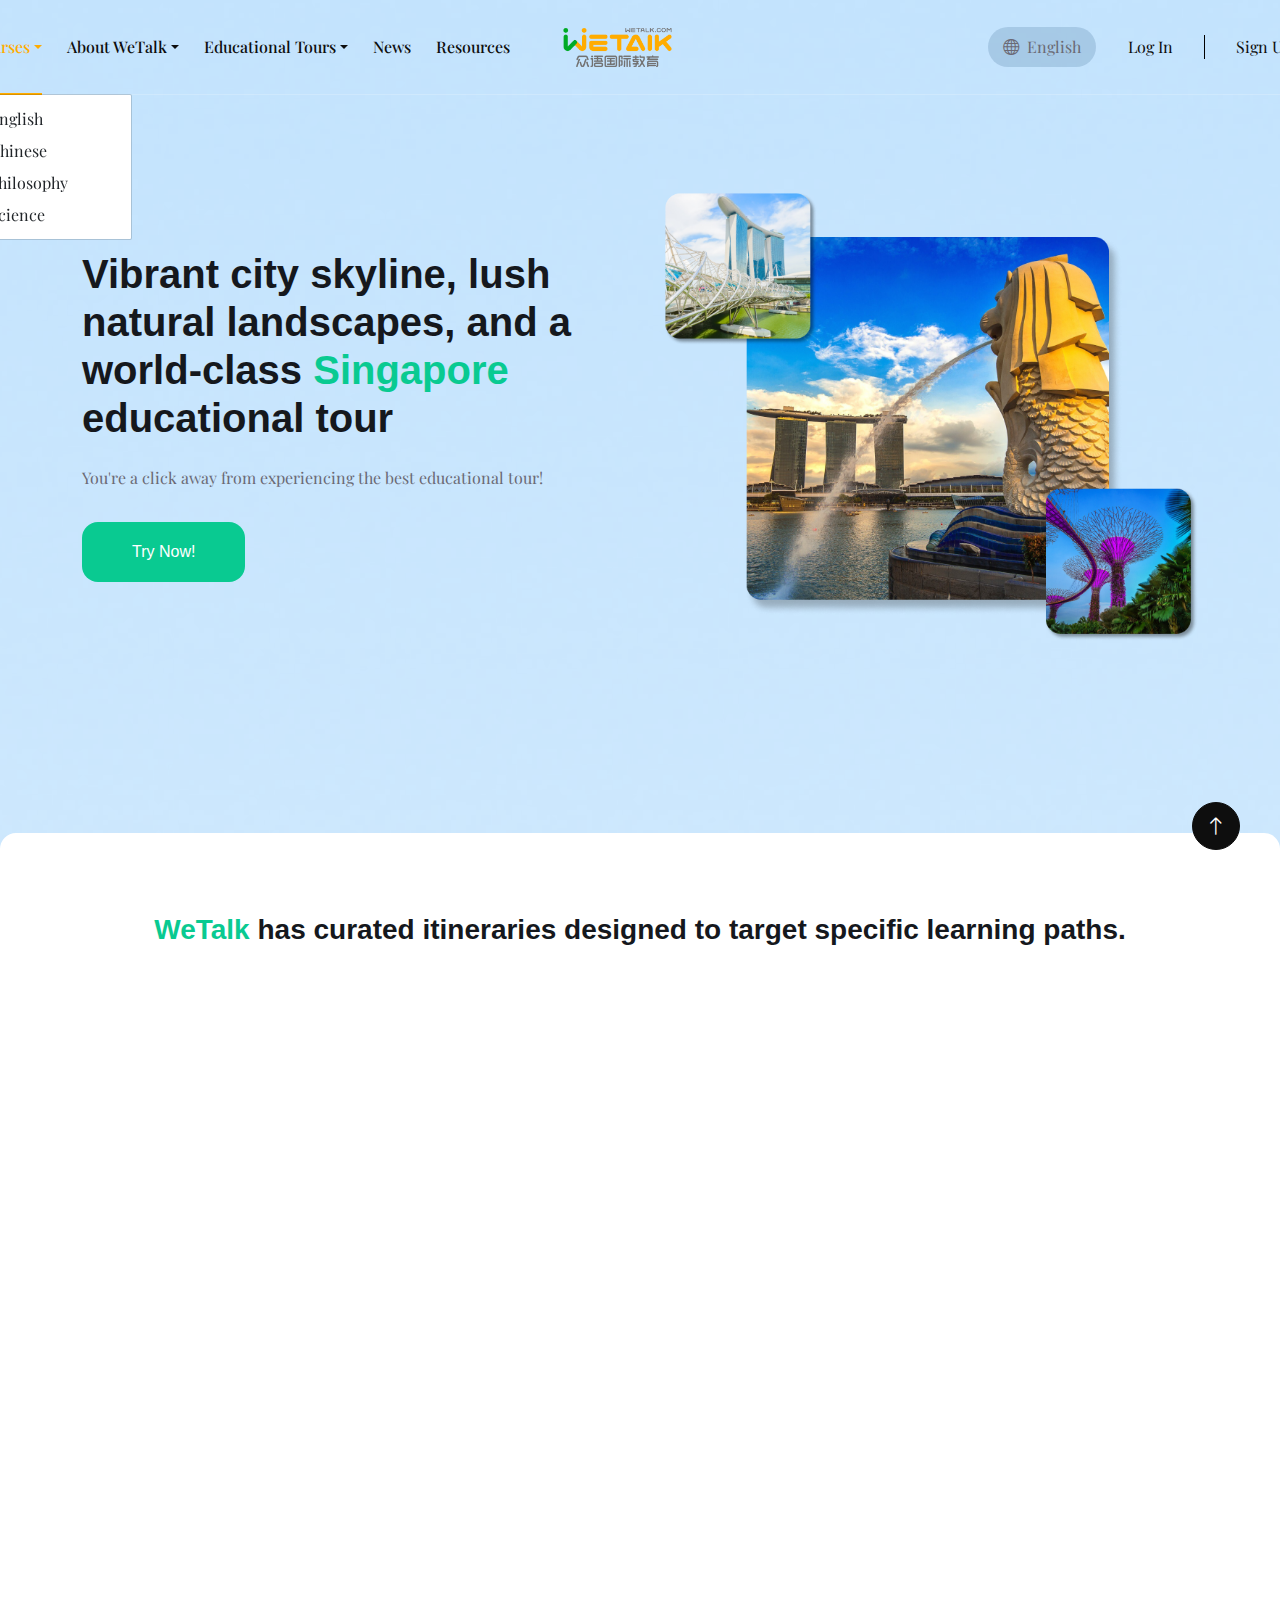
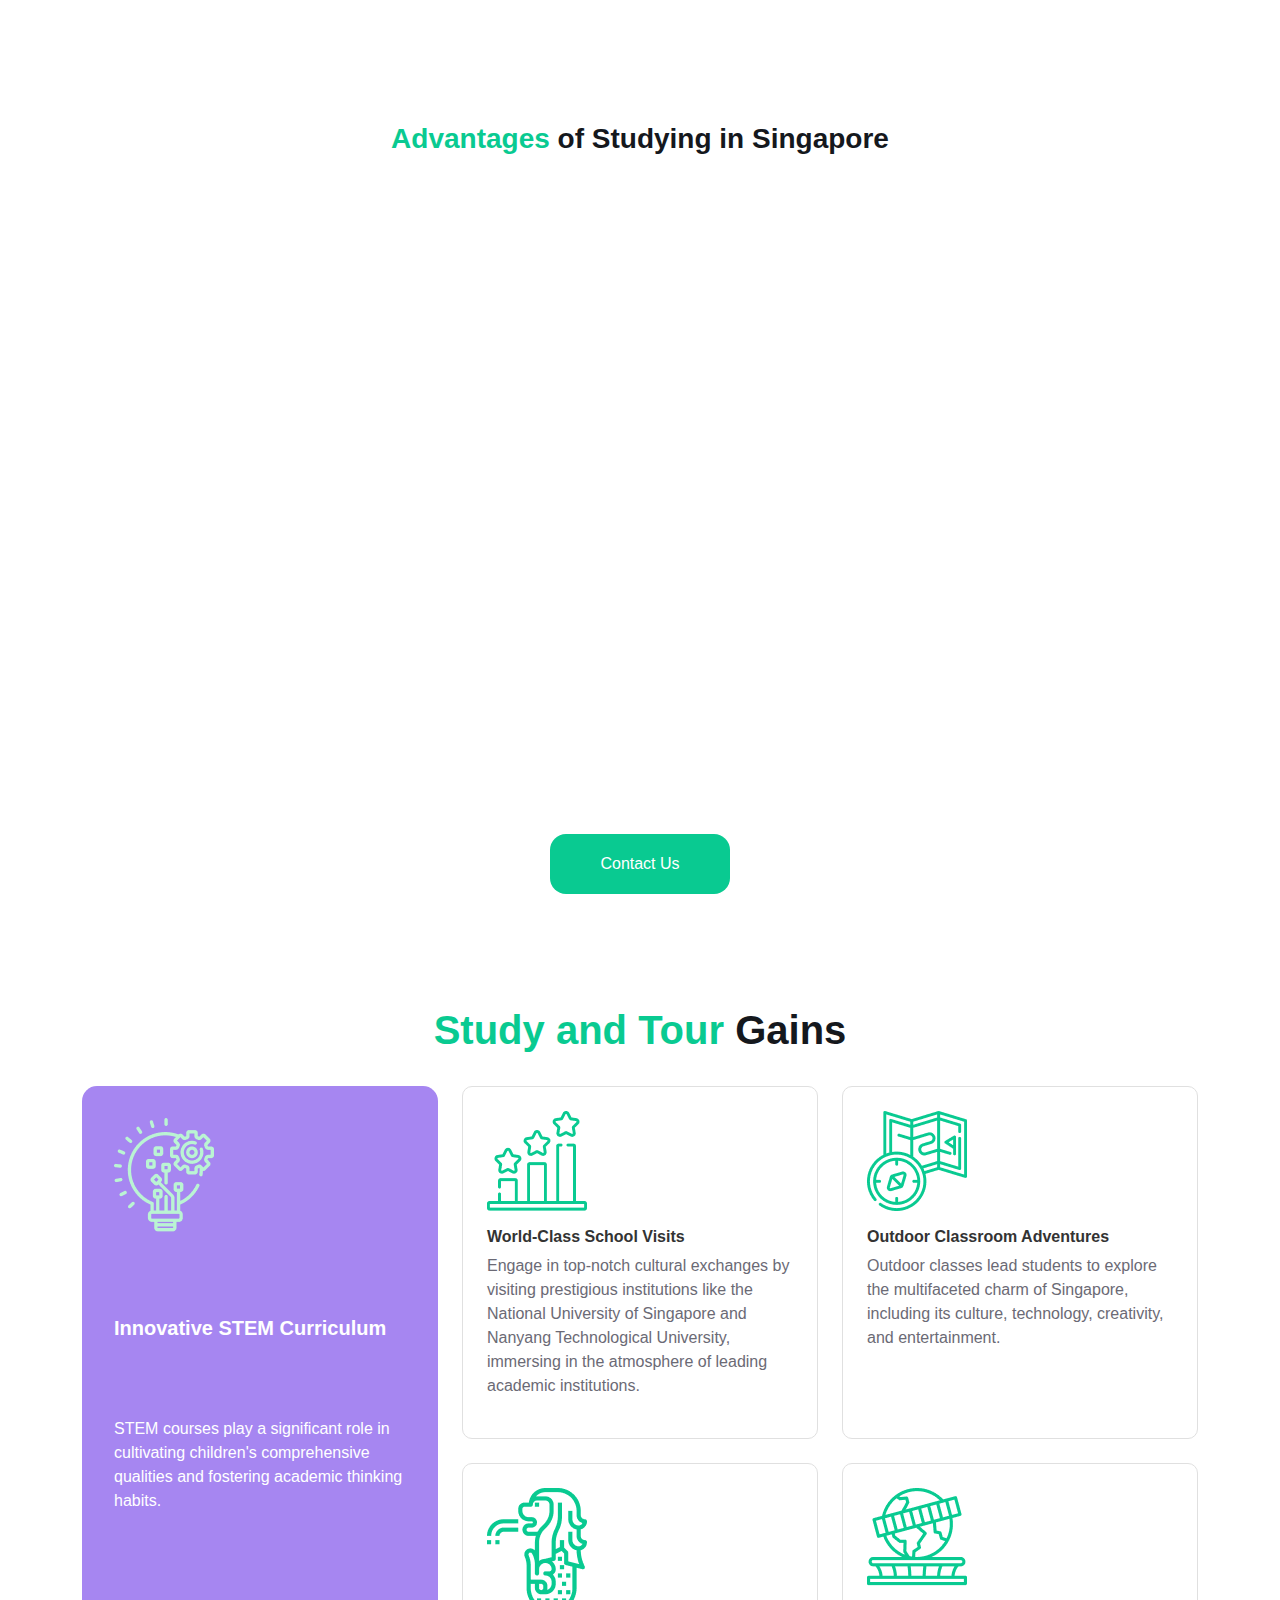
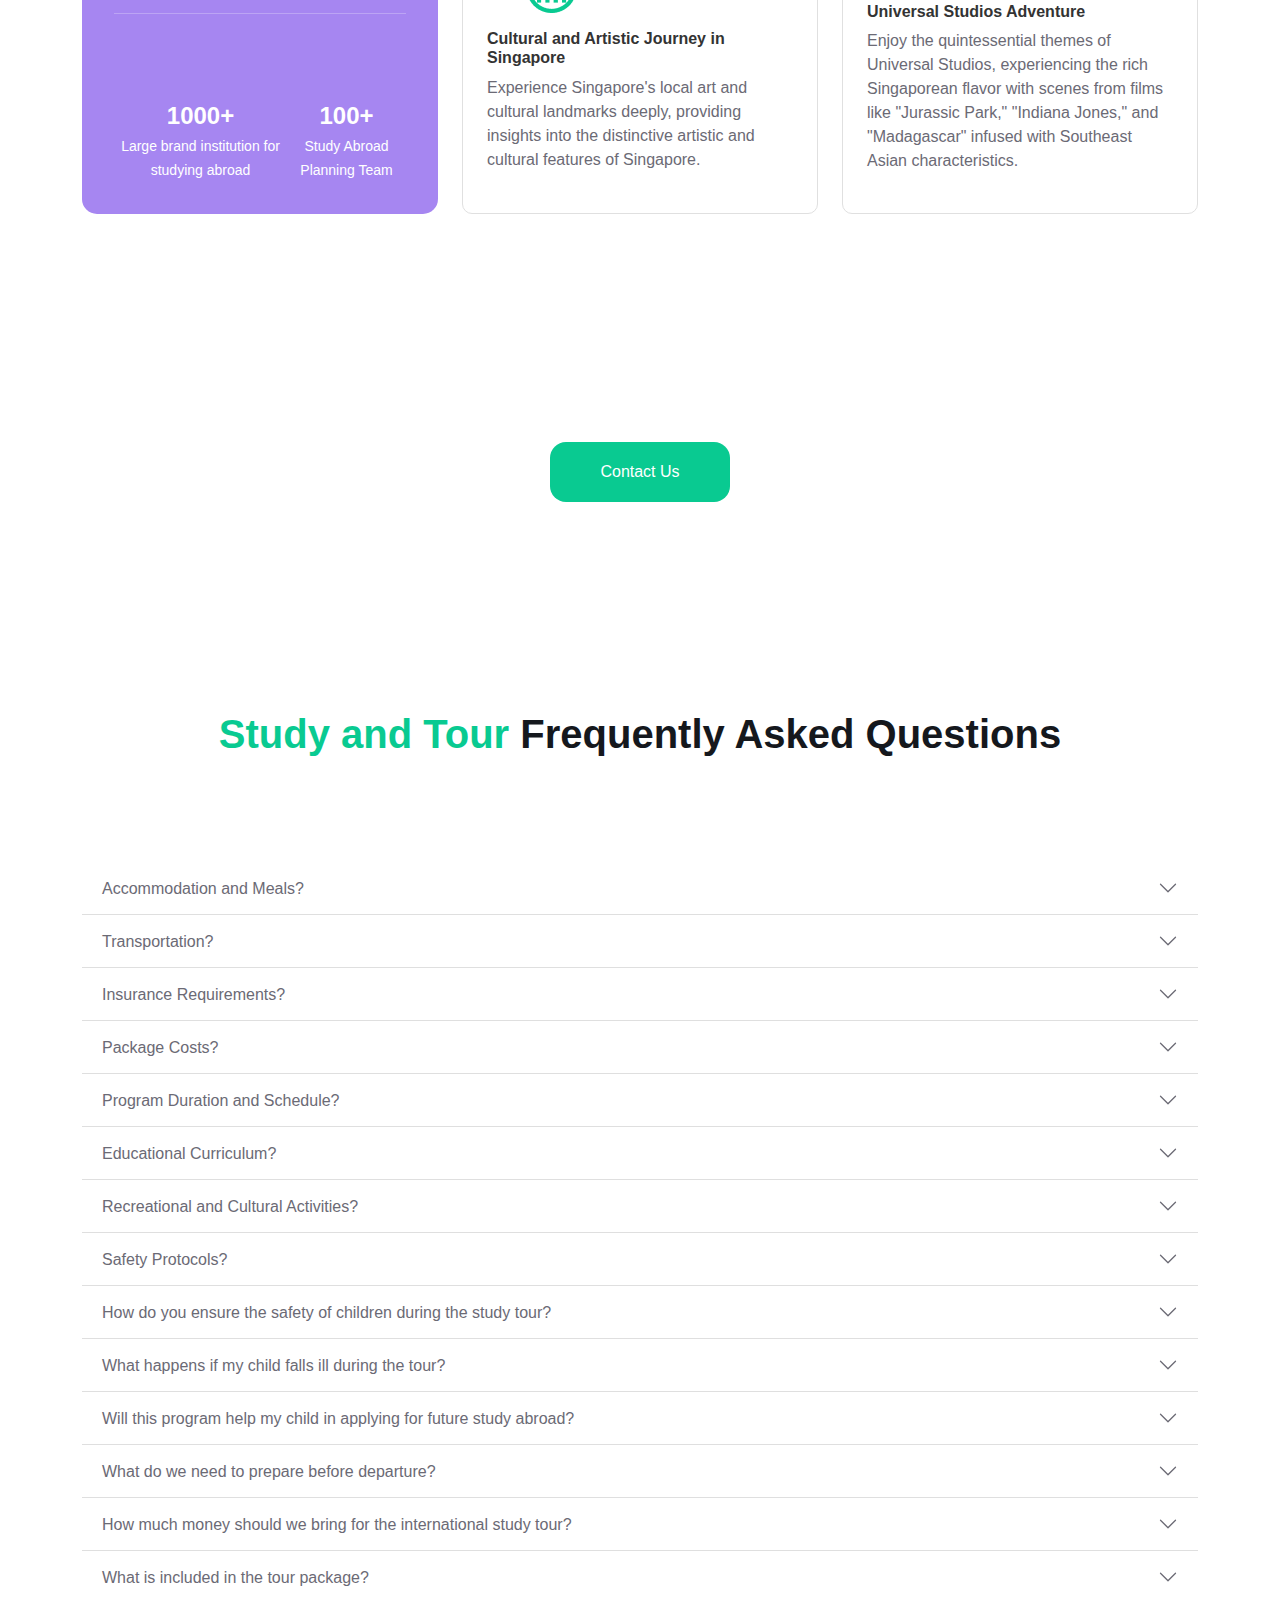
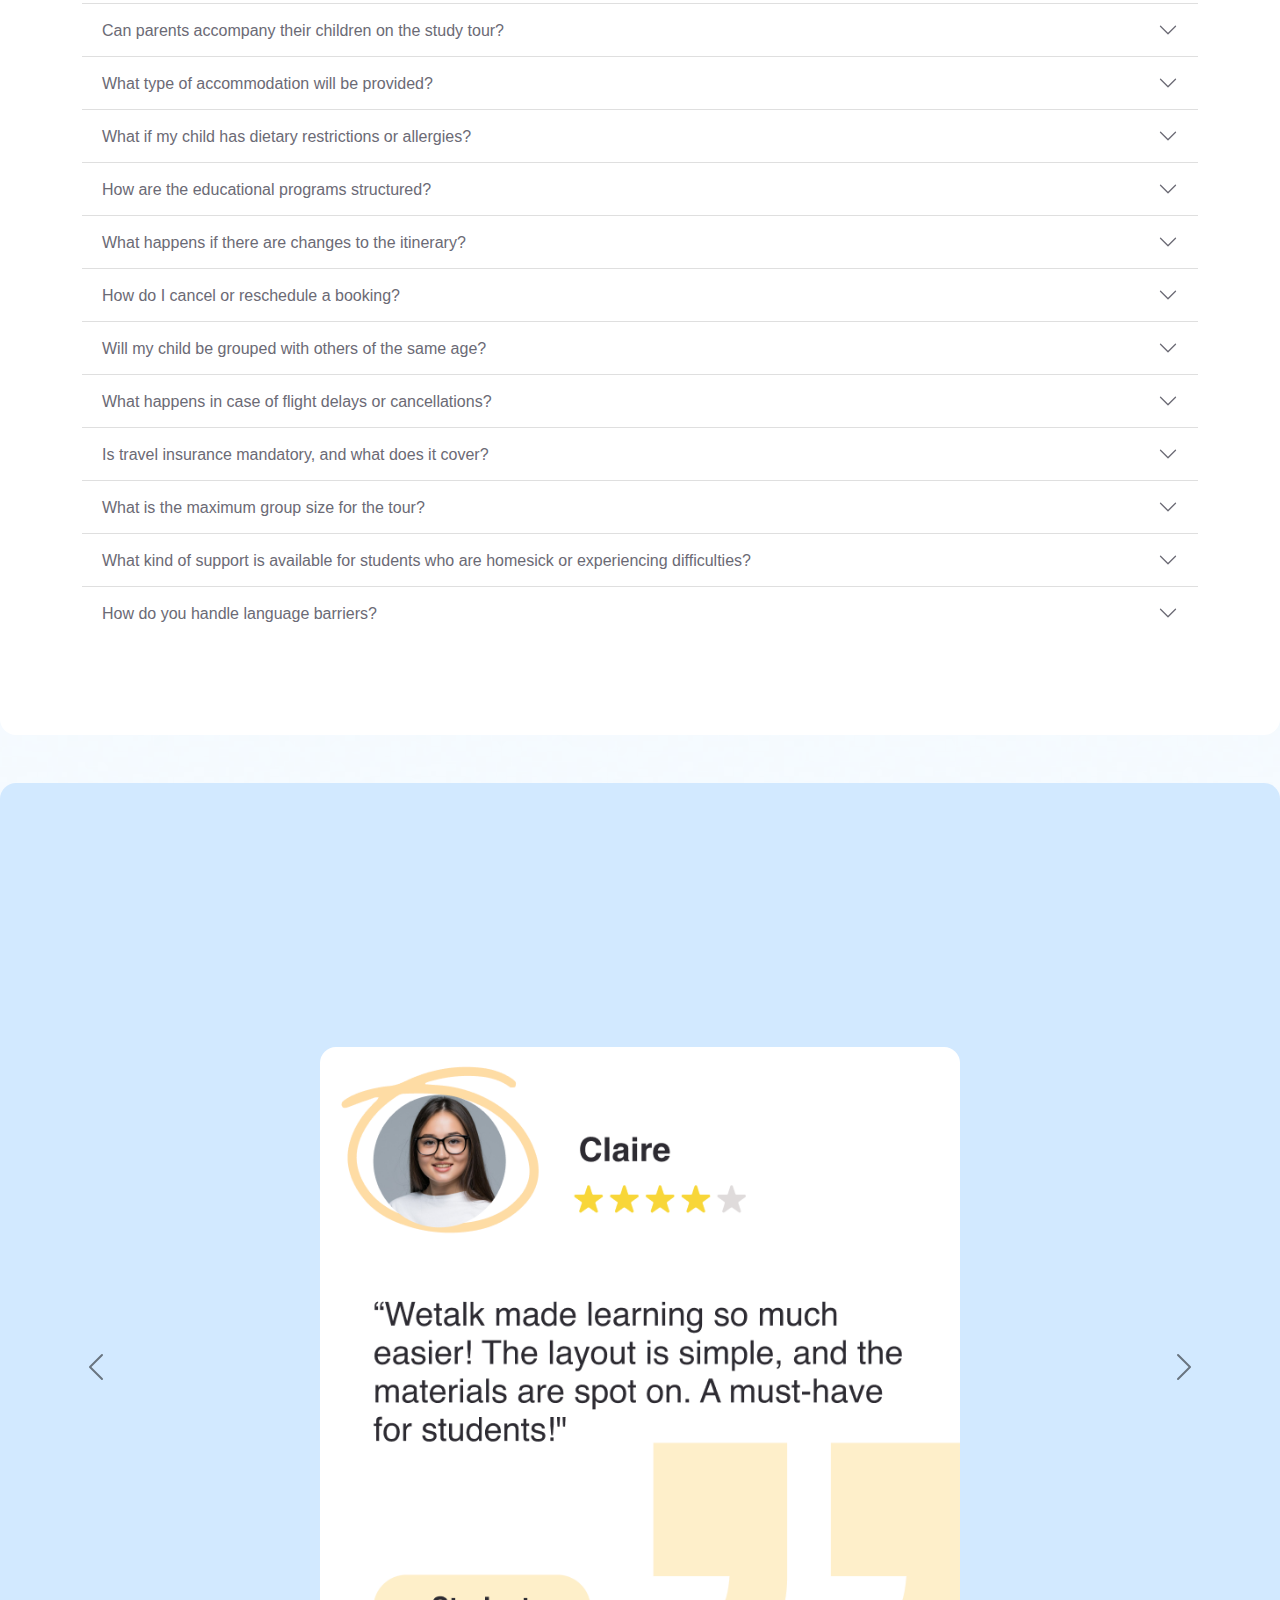
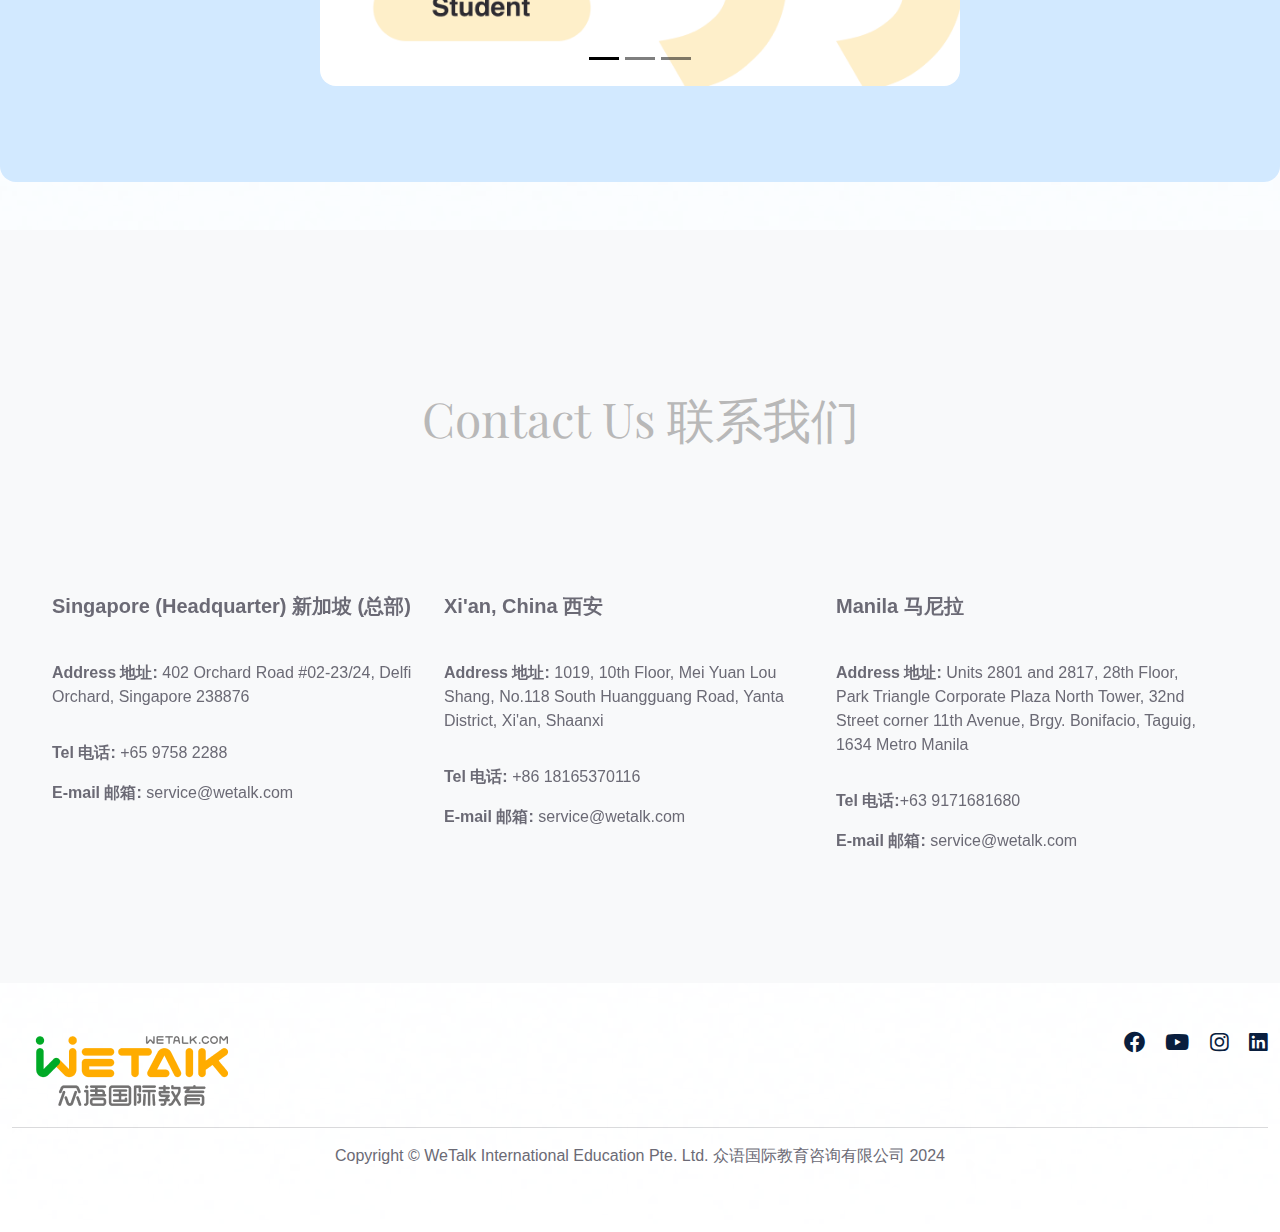
<file: educ-sg.html>
<!DOCTYPE html>
<html lang="en">

<head>
    <meta charset="utf-8">
    <title>Educational Tour Singapore Page</title>
    <meta content="width=device-width, initial-scale=1.0" name="viewport">
    <meta content="" name="keywords">
    <meta content="" name="description">

    <!-- Favicon -->
    <link href="img/favicon.ico" rel="icon">

    <!-- Google Web Fonts -->
    <link rel="preconnect" href="https://fonts.googleapis.com">
    <link rel="preconnect" href="https://fonts.gstatic.com" crossorigin>
    <link href="https://fonts.googleapis.com/css2?family=Heebo:wght@400;500;600&family=Inter:wght@700;800&display=swap" rel="stylesheet">
    <link href='https://fonts.googleapis.com/css?family=Playfair Display' rel='stylesheet'> 

    <!-- Icon Font Stylesheet -->
    <link href="https://cdnjs.cloudflare.com/ajax/libs/font-awesome/5.10.0/css/all.min.css" rel="stylesheet">
    <link href="https://cdn.jsdelivr.net/npm/bootstrap-icons@1.4.1/font/bootstrap-icons.css" rel="stylesheet">

    <!-- Libraries Stylesheet -->
    <link href="lib/animate/animate.min.css" rel="stylesheet">
    <link href="lib/owlcarousel/assets/owl.carousel.min.css" rel="stylesheet">

    <!-- Customized Bootstrap Stylesheet -->
    <link href="css/bootstrap.min.css" rel="stylesheet">

    <!-- Template Stylesheet -->
    <link href="css/style.css" rel="stylesheet">
    <link href="css/sg.css" rel="stylesheet">
</head>

<body>
    <div class="educ-img">
        <div class="container-xxl p-0" style="background-color: transparent;">
            <!-- Spinner Start -->
            <div id="spinner" class="show bg-white position-fixed translate-middle w-100 vh-100 top-50 start-50 d-flex align-items-center justify-content-center">
                <div class="spinner-border text-primary" style="width: 3rem; height: 3rem;" role="status">
                    <span class="sr-only">Loading...</span>
                </div>
            </div>
            <!-- Spinner End -->


            <!-- Navbar & Hero Start -->
            <div class="container-xxl position-relative p-0 playfair">
                <nav class="navbar navbar-expand-lg navbar-light px-4 px-lg-1 py-3 py-lg-0" style="justify-content: center;">
                    <button class="navbar-toggler" type="button" data-bs-toggle="collapse" data-bs-target="#navbarCollapse">
                        <span class="fa fa-bars"></span>
                    </button>
                    <div class="collapse navbar-collapse" id="navbarCollapse">
                        <div class="navbar-nav py-0">
                            <div class="nav-item dropdown">
                                <a href="courses.html" class="nav-link dropdown-toggle-icon">Courses</a>
                                <div class="dropdown-menu m-0">
                                    <a href="" class="dropdown-item">English</a>
                                    <a href="" class="dropdown-item">Chinese</a>
                                    <a href="" class="dropdown-item">Philosophy</a>
                                    <a href="" class="dropdown-item">Science</a>
                                </div>
                            </div>
                            <div class="nav-item dropdown">
                                <a href="about.html" class="nav-link dropdown-toggle-icon">About WeTalk</a>
                                <div class="dropdown-menu m-0">
                                    <a href="about.html" class="dropdown-item">History</a>
                                    <a href="about.html" class="dropdown-item">Campus</a>
                                    <a href="about.html" class="dropdown-item">Charity</a>
                                </div>
                            </div>
                            <div class="nav-item dropdown">
                                <a href="eductour.html" class="nav-link dropdown-toggle-icon">Educational Tours</a>
                                <div class="dropdown-menu m-10">
                                    <a href="" class="dropdown-item">Study and Tour</a>
                                    <a href="" class="dropdown-item">Study Abroad</a>
                                </div>
                            </div>
                            <a href="" class="nav-item nav-link">News</a>
                            <a href="" class="nav-item nav-link">Resources</a>

                            
                        </div>
                    </div>

                    <a href="index.html" class="navbar-brand d-flex align-items-center">
                        <img src="img/wetalk/wetalk-logo.png" alt=""
                                style="width: auto;">
                    </a>

                    <div class="search-input" style="opacity: 0;">
                        <form id="search" action="#">
                            <input type="text" placeholder="Search" id='searchText' name="searchKeyword" onkeypress="handle" />
                            <i class="fa fa-search"></i>
                        </form>
                    </div>  

                    <!-- Language Selector -->
                    <div class="language-selector d-flex align-items-center me-3 mx-1">
                        <i class="bi bi-globe"></i>
                        <span>English</span>
                    </div>
                    
                    <!-- Log In and Sign Up Links -->
                    <a href="" class="nav-item nav-link">Log In</a>
                    <div class="navbar-divider"></div>
                    <a href="" class="nav-link">Sign Up</a>
                
                </nav>

                <div class="container-xxl page-header">
                    <div class="container">
                        <div class="row g-5 align-items-center">
                            <div class="col-lg-6 text-center text-lg-start">
                                <h1 class="mb-4 animated zoomIn" style="font-size: 40px;">Vibrant city skyline, lush natural landscapes, and a world-class <span style="color: #09CA91;">Singapore</span> educational tour</h1>
                                <p class="pb-3 animated zoomIn">You're a click away from experiencing the best educational tour!</p>
                                <a href="" class="btn btn-green border-2 py-3 px-5 animated slideInRight" style="border-radius: 1rem;">Try Now!</a>
                            </div>
                            <div class="col-lg-6 text-center text-lg-start">
                                <img class="img-fluid animated zoomIn" src="img/wetalk/sg-img.png" alt="">
                            </div>
                        </div>
                    </div>
                </div>
            </div>
            <!-- Navbar & Hero End -->

            <div class="div-rounded bg-white">
                <!-- Info Start -->
                <div class="container-xxl">
                    <div class="container my-5">
                        <h3 class="mb-4 text-center wow fadeInUp" style="padding-top: 5rem; padding-bottom: 2rem;">
                            <span style="color: #09CA91;">WeTalk</span> has curated itineraries designed to target specific learning paths.
                        </h3>

                        <div class="row g-4 mt-4">
                            <!-- Card 1 -->   
                            <a href="little-scientists.html" class="col-md-6 wow zoomIn block-link"> 
                                <div class="learning-card bg-yellow">
                                    <img src="./img/educ-tour-sg/Group-297.png" alt="Future Jobs Image">
                                    <h5>FUTURE JOBS</h5>
                                    <p>Innovation STEM Science/Science and Technology Culture Experience Camp 6Days, 5Nights</p>
                                    <h1 class="large-number">1</h1>
                                </div>                     
                            </a>
                            <!-- Card 2 -->
                            <a href="eng-classroom.html" class="col-md-6 wow zoomIn block-link">
                                <div class="learning-card bg-green">
                                    <img src="./img/educ-tour-sg/image-56.png" alt="English Classroom Image">
                                    <h5>ENGLISH CLASSROOM</h5>
                                    <p>Singapore English Classroom + Cultural and National Exploration Camp 6Days, 5Nights</p>
                                    <h1 class="large-number">2</h1>
                                </div>
                            </a>

                            <!-- Card 3 -->
                            <div class="col-md-6 wow zoomIn">
                                <div class="learning-card bg-blue">
                                    <img src="./img/educ-tour-sg/image-57.png" alt="Singapore Management University Image">
                                    <h5>2024 SINGAPORE MANAGEMENT UNIVERSITY</h5>
                                    <p>Experience immersive learning at Singapore Management University, 6Days, 5Nights</p>
                                    <h1 class="large-number">3</h1>
                                </div>
                            </div>

                            <!-- Card 4 -->
                            <div class="col-md-6 wow zoomIn">
                                <div class="learning-card bg-orange">
                                    <img src="./img/educ-tour-sg/image-58.png" alt="Huawei AI Lab & STEM Image">
                                    <h5>HUAWEI AI Lab & STEM</h5>
                                    <p>Technology Camp 6Days, 5Nights</p>
                                    <h1 class="large-number">4</h1>
                                </div>
                            </div>
                        </div>

                        <div class="container my-5">
                            <!-- Section Title -->
                            <h3 class="text-center">
                                <span style="color: #09CA91;">Advantages</span> of Studying in Singapore
                            </h3>

                            <div class="row g-4 mt-5">
                                <!-- Item 1 -->
                                <div class="col-md-4 wow zoomIn">
                                    <div class="advantage-item">
                                        <p>The Ministry of Education in Singapore places significant emphasis on the holistic development of students through extracurricular activities, known as Co-Curricular Activities (CCAs).</p>
                                        <div class="large-number-adv-section color-one">1</div>
                                    </div>
                                </div>

                                <!-- Item 2 -->
                                <div class="col-md-4 wow fadeInUp">
                                    <div class="advantage-item">
                                        <p>Bilingual education stands out as one of Singapore's most unique educational features. English serves as the official language, and each student is required to learn one of the official mother tongues: Mandarin, Malay, or Tamil.</p>
                                        <div class="large-number-adv-section color-two">2</div>
                                    </div>
                                </div>

                                <!-- Item 3 -->
                                <div class="col-md-4 wow zoomIn">
                                    <div class="advantage-item">
                                        <p>The National University of Singapore (NUS) and Nanyang Technological University (NTU) have consistently been ranked among the top universities in the world by the QS World University Rankings.</p>
                                        <div class="large-number-adv-section color-three">3</div>
                                    </div>
                                </div>

                                <div class="text-center" style="padding-top: 10rem; margin-top: 3rem;">
                                    <p class="pb-1 wow animated zoomIn">Interested in joining our study and tour program?</p>
                                    <a href="" class="btn btn-green border-2 py-3 px-5 animated slideInRight" style="border-radius: 1rem;">Contact Us</a>
                                </div>
                            </div>
                        </div>

                        <!-- Study and Tour Gains Start -->
                        <div class="row g-4" style="padding-top: 4rem;">
                            <div class="text-center">
                                <h1><span style="color: #09CA91;">Study and Tour</span> Gains</h1>
                            </div>
                            <!-- Feature Card -->
                            <div class="col-md-4">
                                <div class="feature-card">  
                                    <div class="feature-card-icon">
                                        <!-- Replace with FontAwesome or other icon if needed -->
                                        <img src="./img/educ-tour-sg/Group-323.png"/>
                                    </div>
                                    <h5 style="color: white;">Innovative STEM Curriculum</h5>
                                    <p>STEM courses play a significant role in cultivating children's comprehensive qualities and fostering academic thinking habits.</p>
                                    
                                    <hr>
                                    <div class="d-flex justify-content-between">
                                        <div class="text-center">
                                            <div class="stat">1000+</div>
                                            <small>Large brand institution for studying abroad</small>
                                        </div>
                                        <div class="text-center">
                                            <div class="stat">100+</div>
                                            <small>Study Abroad Planning Team</small>
                                        </div>
                                    </div>
                                </div>
                            </div>
                        
                            <!-- Informational Cards -->
                            <div class="col-md-8">
                                <div class="row g-4">
                                    <div class="col-md-6">
                                        <div class="info-card">
                                            <div class="info-card-icon">
                                                <!-- Replace with FontAwesome or other icon if needed -->
                                                <img src="./img/educ-tour-sg/Group-330.png"/>
                                            </div>
                                            <h6>World-Class School Visits</h6>
                                            <p>Engage in top-notch cultural exchanges by visiting prestigious institutions like the National University of Singapore and Nanyang Technological University, immersing in the atmosphere of leading academic institutions.</p>
                                        </div>
                                    </div>
                                    
                                    <div class="col-md-6">
                                        <div class="info-card">
                                            <div class="info-card-icon">
                                                <img src="./img/educ-tour-sg/Group-446.png"/>
                                            </div>
                                            <h6>Outdoor Classroom Adventures</h6>
                                            <p>Outdoor classes lead students to explore the multifaceted charm of Singapore, including its culture, technology, creativity, and entertainment.</p>
                                        </div>
                                    </div>

                                    <div class="col-md-6">
                                        <div class="info-card">
                                            <div class="info-card-icon">
                                                <img src="./img/educ-tour-sg/Group-447.png"/>
                                            </div>
                                            <h6>Cultural and Artistic Journey in Singapore</h6>
                                            <p>Experience Singapore's local art and cultural landmarks deeply, providing insights into the distinctive artistic and cultural features of Singapore.</p>
                                        </div>
                                    </div>

                                    <div class="col-md-6">
                                        <div class="info-card">
                                            <div class="info-card-icon">
                                                <img src="./img/educ-tour-sg/Group-329.png"/>
                                            </div>
                                            <h6>Universal Studios Adventure</h6>
                                            <p>Enjoy the quintessential themes of Universal Studios, experiencing the rich Singaporean flavor with scenes from films like "Jurassic Park," "Indiana Jones," and "Madagascar" infused with Southeast Asian characteristics.</p>
                                        </div>
                                    </div>
                                </div>
                            </div>

                            <div class="text-center" style="padding-top: 10rem;">
                                <p class="pb-1 wow animated zoomIn">Interested in joining our study and tour program?</p>
                                <a href="" class="btn btn-green border-2 py-3 px-5 animated slideInRight" style="border-radius: 1rem;">Contact Us</a>
                            </div>
                        </div>
                        <!-- Study and Tour Gains End -->

                        <!-- FAQ Start-->
                        <div class="my-5">
                            <div class="text-center" style="padding-top: 10rem;">
                                <h1><span style="color: #09CA91;">Study and Tour</span> Frequently Asked Questions</h1>
                            </div>

                            <div class="py-6">
                                <div class="accordion accordion-flush" id="accordionFlushExample">
                                    <div class="accordion-item">
                                        <h2 class="accordion-header">
                                            <button class="accordion-button collapsed" type="button" data-bs-toggle="collapse" data-bs-target="#collapse1" aria-expanded="false" aria-controls="flush-collapseOne">
                                                Accommodation and Meals?
                                            </button>
                                        </h2>
                                        <div id="collapse1" class="accordion-collapse collapse" data-bs-parent="#accordionFlushExample">
                                            <div class="accordion-body">
                                                <ul>
                                                    <li>Where will the students stay?</li>
                                                    <li>Are meals included in the package?</li>
                                                    <li>What type of accommodation is provided?</li>
                                                </ul>

                                                <h6><strong>Procedure :</strong></h6>
                                                <ul>
                                                    <li>Students will stay in safe, supervised accommodations, such as student hostels or hotels, depending on the package chosen. Meals (breakfast, lunch, and dinner) are included, with options to accommodate dietary restrictions if notified in advance.</li>
                                                </ul>
                                            </div>
                                        </div>
                                    </div>

                                    <div class="accordion-item">
                                        <h2 class="accordion-header">
                                            <button class="accordion-button collapsed" type="button" data-bs-toggle="collapse" data-bs-target="#collapse2" aria-expanded="false" aria-controls="flush-collapseOne">
                                                Transportation?
                                            </button>
                                        </h2>
                                        <div id="collapse2" class="accordion-collapse collapse" data-bs-parent="#accordionFlushExample">
                                            <div class="accordion-body">
                                                <ul>
                                                    <li>How will students travel within the country?</li>
                                                    <li>Is airport pick-up and drop-off provided?</li>
                                                </ul>

                                                <h6><strong>Procedure :</strong></h6>
                                                <ul>
                                                    <li>We provide all local transportation, including airport transfers, using reliable and comfortable buses or shuttles. Travel between educational sites and tourist attractions is fully organized as part of the package.</li>
                                                </ul>
                                            </div>
                                        </div>
                                    </div>

                                    <div class="accordion-item">
                                        <h2 class="accordion-header">
                                            <button class="accordion-button collapsed" type="button" data-bs-toggle="collapse" data-bs-target="#collapse3" aria-expanded="false" aria-controls="flush-collapseOne">
                                                Insurance Requirements?
                                            </button>
                                        </h2>
                                        <div id="collapse3" class="accordion-collapse collapse" data-bs-parent="#accordionFlushExample">
                                            <div class="accordion-body">
                                                <ul>
                                                    <li>Is travel insurance included, or do students need to provide their own?</li>
                                                </ul>

                                                <h6><strong>Procedure :</strong></h6>
                                                <ul>
                                                    <li>We require all students to have travel insurance, which can be arranged by the client company or purchased through our partners. This covers medical emergencies, trip cancellations, and other unforeseen events.</li>
                                                </ul>
                                            </div>
                                        </div>
                                    </div>

                                    <div class="accordion-item">
                                        <h2 class="accordion-header">
                                            <button class="accordion-button collapsed" type="button" data-bs-toggle="collapse" data-bs-target="#collapse4" aria-expanded="false" aria-controls="flush-collapseOne">
                                                Package Costs?
                                            </button>
                                        </h2>
                                        <div id="collapse4" class="accordion-collapse collapse" data-bs-parent="#accordionFlushExample">
                                            <div class="accordion-body">
                                                <ul>
                                                    <li>What is included in the study tour package cost?</li>
                                                    <li>Are there any additional fees?</li>
                                                </ul>

                                                <h6><strong>Procedure :</strong></h6>
                                                <ul>
                                                    <li>Our package price includes accommodation, meals, educational programs, transportation, and activities. Any additional services, such as flight bookings or special tours, will be quoted separately. A detailed cost breakdown will be provided upon inquiry.</li>
                                                </ul>
                                            </div>
                                        </div>
                                    </div>
                                    
                                    <div class="accordion-item">
                                        <h2 class="accordion-header">
                                            <button class="accordion-button collapsed" type="button" data-bs-toggle="collapse" data-bs-target="#collapse5" aria-expanded="false" aria-controls="flush-collapseOne">
                                                Program Duration and Schedule?
                                            </button>
                                        </h2>
                                        <div id="collapse5" class="accordion-collapse collapse" data-bs-parent="#accordionFlushExample">
                                            <div class="accordion-body">
                                                <ul>
                                                    <li>How long are the study tours?</li>
                                                    <li>Can the duration be customized?</li>
                                                    <li>What does the daily schedule look like?</li>
                                                </ul>

                                                <h6><strong>Procedure :</strong></h6>
                                                <ul>
                                                    <li>The standard duration of a study tour is 5-14 days, but we offer flexibility based on client preferences. A typical day includes 3–4 hours of educational sessions (e.g., English or Science classes and ect.) followed by recreational and cultural activities. Customized schedules can be created to meet the needs of each group.</li>
                                                </ul>
                                            </div>
                                        </div>
                                    </div>

                                    <div class="accordion-item">
                                        <h2 class="accordion-header">
                                            <button class="accordion-button collapsed" type="button" data-bs-toggle="collapse" data-bs-target="#collapse6" aria-expanded="false" aria-controls="flush-collapseOne">
                                                Educational Curriculum?
                                            </button>
                                        </h2>
                                        <div id="collapse6" class="accordion-collapse collapse" data-bs-parent="#accordionFlushExample">
                                            <div class="accordion-body">
                                                <ul>
                                                    <li>What subjects are taught during the study tour?</li>
                                                    <li>Can we request a specific focus (e.g., language, STEM subjects)?</li>
                                                </ul>

                                                <h6><strong>Procedure :</strong></h6>
                                                <ul>
                                                    <li>The core subjects include English and Chinese language, Science, and local cultural studies. However, clients can request specific subjects or thematic focuses. Our instructors are certified professionals who will adapt the curriculum to the needs of each group.</li>
                                                </ul>
                                            </div>
                                        </div>
                                    </div>


                                    <div class="accordion-item">
                                        <h2 class="accordion-header">
                                            <button class="accordion-button collapsed" type="button" data-bs-toggle="collapse" data-bs-target="#collapse7" aria-expanded="false" aria-controls="flush-collapseOne">
                                                Recreational and Cultural Activities?
                                            </button>
                                        </h2>
                                        <div id="collapse7" class="accordion-collapse collapse" data-bs-parent="#accordionFlushExample">
                                            <div class="accordion-body">
                                                <ul>
                                                    <li>What cultural experiences and sightseeing opportunities are included?</li>
                                                    <li>Can clients choose specific destinations?</li>
                                                </ul>

                                                <h6><strong>Procedure :</strong></h6>
                                                <ul>
                                                    <li>Our study tours include visits to local landmarks, museums, and cultural sites. The itinerary can be tailored based on the interests of the client company, with additional options for specific sightseeing or industry-related tours.</li>
                                                </ul>
                                            </div>
                                        </div>
                                    </div>
                                    
                                    
                                    <div class="accordion-item">
                                        <h2 class="accordion-header">
                                            <button class="accordion-button collapsed" type="button" data-bs-toggle="collapse" data-bs-target="#collapse8" aria-expanded="false" aria-controls="flush-collapseOne">
                                                Safety Protocols?
                                            </button>
                                        </h2>
                                        <div id="collapse8" class="accordion-collapse collapse" data-bs-parent="#accordionFlushExample">
                                            <div class="accordion-body">
                                                <ul>
                                                    <li>What safety measures are in place for student groups?</li>
                                                </ul>

                                                <h6><strong>Procedure :</strong></h6>
                                                <ul>
                                                    <li>Safety is our top priority. All accommodations and transport services are vetted for safety compliance, and group chaperones are provided for supervision. We also ensure that emergency procedures are in place, and students have access to medical services when needed.</li>
                                                </ul>
                                            </div>
                                        </div>
                                    </div>

                                    <div class="accordion-item">
                                        <h2 class="accordion-header">
                                            <button class="accordion-button collapsed" type="button" data-bs-toggle="collapse" data-bs-target="#collapse9" aria-expanded="false" aria-controls="flush-collapseOne">
                                                How do you ensure the safety of children during the study tour?
                                            </button>
                                        </h2>
                                        <div id="collapse9" class="accordion-collapse collapse" data-bs-parent="#accordionFlushExample">
                                            <div class="accordion-body">
                                                <ul>
                                                    <li>Singapore is a very safe country with a low crime rate, and most people speak Mandarin. Each study tour group is accompanied by teachers, with a typical ratio of 10 students to 4 teachers, plus a tour guide, ensuring that there are always 2 adults for every 2 students. Before departure, we hold an online pre-departure briefing through a WeChat group, where we inform participants about the local culture, religion, customs, and laws that need attention. Additionally, we provide everyone with a "Safety Handbook."</li>
                                                </ul>
                                            </div>
                                        </div>
                                    </div>
                                    
                                    
                                    <div class="accordion-item">
                                        <h2 class="accordion-header">
                                            <button class="accordion-button collapsed" type="button" data-bs-toggle="collapse" data-bs-target="#collapse10" aria-expanded="false" aria-controls="flush-collapseOne">
                                                What happens if my child falls ill during the tour?
                                            </button>
                                        </h2>
                                        <div id="collapse10" class="accordion-collapse collapse" data-bs-parent="#accordionFlushExample">
                                            <div class="accordion-body">
                                                <ul>
                                                    <li>We purchase international travel insurance for each participant, which provides coverage for injuries, accidents, and third-party liability while abroad. Each vehicle is equipped with a safety first aid kit. If a child feels unwell during the tour, the local teacher will immediately take the student to a doctor and notify the parents.</li>
                                                </ul>
                                            </div>
                                        </div>
                                    </div>

                                    <div class="accordion-item">
                                        <h2 class="accordion-header">
                                            <button class="accordion-button collapsed" type="button" data-bs-toggle="collapse" data-bs-target="#collapse11" aria-expanded="false" aria-controls="flush-collapseOne">
                                                Will this program help my child in applying for future study abroad?
                                            </button>
                                        </h2>
                                        <div id="collapse11" class="accordion-collapse collapse" data-bs-parent="#accordionFlushExample">
                                            <div class="accordion-body">
                                                <ul>
                                                    <li>Some itineraries include study tour certificates, and official course certificates can be verified online. These certificates can enhance a student's profile when applying to schools abroad. Additionally, participating in an international study tour is a valuable experience that helps students improve their social skills, language abilities, self-management, and broaden their horizons.</li>
                                                </ul>
                                            </div>
                                        </div>
                                    </div>


                                    <div class="accordion-item">
                                        <h2 class="accordion-header">
                                            <button class="accordion-button collapsed" type="button" data-bs-toggle="collapse" data-bs-target="#collapse12" aria-expanded="false" aria-controls="flush-collapseOne">
                                                What do we need to prepare before departure?
                                            </button>
                                        </h2>
                                        <div id="collapse12" class="accordion-collapse collapse" data-bs-parent="#accordionFlushExample">
                                            <div class="accordion-body">
                                                <ul>
                                                    <li>We provide each student with a "Study Tour Essentials List" and a "Study Handbook," which clearly outlines what needs to be prepared before departure.</li>
                                                </ul>
                                            </div>
                                        </div>
                                    </div>


                                    <div class="accordion-item">
                                        <h2 class="accordion-header">
                                            <button class="accordion-button collapsed" type="button" data-bs-toggle="collapse" data-bs-target="#collapse13" aria-expanded="false" aria-controls="flush-collapseOne">
                                                How much money should we bring for the international study tour?
                                            </button>
                                        </h2>
                                        <div id="collapse13" class="accordion-collapse collapse" data-bs-parent="#accordionFlushExample">
                                            <div class="accordion-body">
                                                <ul>
                                                    <li>The international study tour generally follows an all-inclusive pricing model. Students only need to bring money for extra snacks or souvenirs. If cash is necessary, it’s recommended to bring a maximum of 20,000 RMB or equivalent per person.</li>
                                                </ul>
                                            </div>
                                        </div>
                                    </div>


                                    <div class="accordion-item">
                                        <h2 class="accordion-header">
                                            <button class="accordion-button collapsed" type="button" data-bs-toggle="collapse" data-bs-target="#collapse14" aria-expanded="false" aria-controls="flush-collapseOne">
                                                What is included in the tour package?
                                            </button>
                                        </h2>
                                        <div id="collapse14" class="accordion-collapse collapse" data-bs-parent="#accordionFlushExample">
                                            <div class="accordion-body">
                                                <ul>
                                                    <li>The tour package typically includes accommodation, meals, transportation within the destination country, educational programs, entrance fees to attractions, and tour guide services. Any additional costs, such as personal expenses, optional activities, or visa fees, will be clearly communicated to you during the booking process.</li>
                                                </ul>
                                            </div>
                                        </div>
                                    </div>



                                    <div class="accordion-item">
                                        <h2 class="accordion-header">
                                            <button class="accordion-button collapsed" type="button" data-bs-toggle="collapse" data-bs-target="#collapse15" aria-expanded="false" aria-controls="flush-collapseOne">
                                                Can parents accompany their children on the study tour?
                                            </button>
                                        </h2>
                                        <div id="collapse15" class="accordion-collapse collapse" data-bs-parent="#accordionFlushExample">
                                            <div class="accordion-body">
                                                <ul>
                                                    <li>Yes, parents can join the study tour, although additional fees may apply. We offer customized family packages that allow parents to participate in the educational and cultural experiences alongside their children.</li>
                                                </ul>
                                            </div>
                                        </div>
                                    </div>


                                    <div class="accordion-item">
                                        <h2 class="accordion-header">
                                            <button class="accordion-button collapsed" type="button" data-bs-toggle="collapse" data-bs-target="#collapse16" aria-expanded="false" aria-controls="flush-collapseOne">
                                                What type of accommodation will be provided?
                                            </button>
                                        </h2>
                                        <div id="collapse16" class="accordion-collapse collapse" data-bs-parent="#accordionFlushExample">
                                            <div class="accordion-body">
                                                <ul>
                                                    <li>We offer accommodations ranging from 3-star to 6-star hotels depending on the selected tour package. All accommodations are carefully selected for their safety, cleanliness, and proximity to key attractions. The specific hotel details will be provided to you once the booking is confirmed.</li>
                                                </ul>
                                            </div>
                                        </div>
                                    </div>


                                    <div class="accordion-item">
                                        <h2 class="accordion-header">
                                            <button class="accordion-button collapsed" type="button" data-bs-toggle="collapse" data-bs-target="#collapse17" aria-expanded="false" aria-controls="flush-collapseOne">
                                                What if my child has dietary restrictions or allergies?
                                            </button>
                                        </h2>
                                        <div id="collapse17" class="accordion-collapse collapse" data-bs-parent="#accordionFlushExample">
                                            <div class="accordion-body">
                                                <ul>
                                                    <li>We take dietary restrictions and allergies very seriously. Please inform us of any specific dietary needs during the booking process, and we will coordinate with our partners to ensure appropriate meal options are provided. Emergency contact information will also be kept on hand for any food-related incidents.</li>
                                                </ul>
                                            </div>
                                        </div>
                                    </div>


                                    <div class="accordion-item">
                                        <h2 class="accordion-header">
                                            <button class="accordion-button collapsed" type="button" data-bs-toggle="collapse" data-bs-target="#collapse18" aria-expanded="false" aria-controls="flush-collapseOne">
                                                How are the educational programs structured?
                                            </button>
                                        </h2>
                                        <div id="collapse18" class="accordion-collapse collapse" data-bs-parent="#accordionFlushExample">
                                            <div class="accordion-body">
                                                <ul>
                                                    <li>Our educational programs are designed to be interactive and engaging, combining classroom lessons with hands-on activities and cultural experiences. The content is tailored to different age groups and focuses on subjects such as language learning, STEM, and cultural studies. Each program is led by experienced educators and includes opportunities for students to apply what they've learned in real-world settings.</li>
                                                </ul>
                                            </div>
                                        </div>
                                    </div>

                                    <div class="accordion-item">
                                        <h2 class="accordion-header">
                                            <button class="accordion-button collapsed" type="button" data-bs-toggle="collapse" data-bs-target="#collapse19" aria-expanded="false" aria-controls="flush-collapseOne">
                                                What happens if there are changes to the itinerary?
                                            </button>
                                        </h2>
                                        <div id="collapse19" class="accordion-collapse collapse" data-bs-parent="#accordionFlushExample">
                                            <div class="accordion-body">
                                                <ul>
                                                    <li>While we strive to adhere to the planned itinerary, unforeseen circumstances such as weather conditions or local events may require adjustments. In such cases, we will provide alternative activities of equal value and notify you as soon as possible. Our goal is to ensure a smooth and enjoyable experience despite any changes.</li>
                                                </ul>
                                            </div>
                                        </div>
                                    </div>
                                    
                                    <div class="accordion-item">
                                        <h2 class="accordion-header">
                                            <button class="accordion-button collapsed" type="button" data-bs-toggle="collapse" data-bs-target="#collapse20" aria-expanded="false" aria-controls="flush-collapseOne">
                                                How do I cancel or reschedule a booking?
                                            </button>
                                        </h2>
                                        <div id="collapse20" class="accordion-collapse collapse" data-bs-parent="#accordionFlushExample">
                                            <div class="accordion-body">
                                                <ul>
                                                    <li>To cancel or reschedule your booking, please contact our customer service team as soon as possible. The cancellation policy, including any applicable fees, will be outlined in your contract. Rescheduling is subject to availability, and any changes may result in additional costs.</li>
                                                </ul>
                                            </div>
                                        </div>
                                    </div>


                                    <div class="accordion-item">
                                        <h2 class="accordion-header">
                                            <button class="accordion-button collapsed" type="button" data-bs-toggle="collapse" data-bs-target="#collapse21" aria-expanded="false" aria-controls="flush-collapseOne">
                                                Will my child be grouped with others of the same age?
                                            </button>
                                        </h2>
                                        <div id="collapse21" class="accordion-collapse collapse" data-bs-parent="#accordionFlushExample">
                                            <div class="accordion-body">
                                                <ul>
                                                    <li>Yes, we typically group students based on age and skill level to ensure that the educational content is appropriate and that they can interact with peers in a similar age range. This also enhances their learning experience and social interaction during the tour.</li>
                                                </ul>
                                            </div>
                                        </div>
                                    </div>


                                    <div class="accordion-item">
                                        <h2 class="accordion-header">
                                            <button class="accordion-button collapsed" type="button" data-bs-toggle="collapse" data-bs-target="#collapse22" aria-expanded="false" aria-controls="flush-collapseOne">
                                                What happens in case of flight delays or cancellations?
                                            </button>
                                        </h2>
                                        <div id="collapse22" class="accordion-collapse collapse" data-bs-parent="#accordionFlushExample">
                                            <div class="accordion-body">
                                                <ul>
                                                    <li>If a flight delay or cancellation occurs, our team will work with the airlines to rebook your travel arrangements as quickly as possible. We will keep you informed throughout the process and make any necessary adjustments to the itinerary to accommodate the new schedule.</li>
                                                </ul>
                                            </div>
                                        </div>
                                    </div>


                                    <div class="accordion-item">
                                        <h2 class="accordion-header">
                                            <button class="accordion-button collapsed" type="button" data-bs-toggle="collapse" data-bs-target="#collapse23" aria-expanded="false" aria-controls="flush-collapseOne">
                                                Is travel insurance mandatory, and what does it cover?
                                            </button>
                                        </h2>
                                        <div id="collapse23" class="accordion-collapse collapse" data-bs-parent="#accordionFlushExample">
                                            <div class="accordion-body">
                                                <ul>
                                                    <li>A: Yes, travel insurance is mandatory for all participants and is included in the tour package. The insurance covers medical emergencies, trip cancellations, lost luggage, and other travel-related issues. Specific details of the coverage will be provided to you upon booking.</li>
                                                </ul>
                                            </div>
                                        </div>
                                    </div>

                                    <div class="accordion-item">
                                        <h2 class="accordion-header">
                                            <button class="accordion-button collapsed" type="button" data-bs-toggle="collapse" data-bs-target="#collapse24" aria-expanded="false" aria-controls="flush-collapseOne">
                                                What is the maximum group size for the tour?
                                            </button>
                                        </h2>
                                        <div id="collapse24" class="accordion-collapse collapse" data-bs-parent="#accordionFlushExample">
                                            <div class="accordion-body">
                                                <ul>
                                                    <li>The maximum group size varies depending on the tour package, but we typically cap groups at around 40 participants to ensure a personalized experience. Larger groups can be accommodated with prior arrangements, and additional staff may be assigned to maintain a low student-to-staff ratio.</li>
                                                </ul>
                                            </div>
                                        </div>
                                    </div>
                                    
                                    
                                    <div class="accordion-item">
                                        <h2 class="accordion-header">
                                            <button class="accordion-button collapsed" type="button" data-bs-toggle="collapse" data-bs-target="#collapse25" aria-expanded="false" aria-controls="flush-collapseOne">
                                                What kind of support is available for students who are homesick or experiencing difficulties?
                                            </button>
                                        </h2>
                                        <div id="collapse25" class="accordion-collapse collapse" data-bs-parent="#accordionFlushExample">
                                            <div class="accordion-body">
                                                <ul>
                                                    <li>A: We understand that traveling abroad can be a challenging experience for some students. Our staff is trained to provide emotional support and ensure that students feel comfortable and secure. Regular check-ins, group activities, and opportunities to communicate with family back home are all part of our support system. If a student is experiencing severe difficulties, we will work closely with parents to find the best solution.</li>
                                                </ul>
                                            </div>
                                        </div>
                                    </div>


                                    <div class="accordion-item">
                                        <h2 class="accordion-header">
                                            <button class="accordion-button collapsed" type="button" data-bs-toggle="collapse" data-bs-target="#collapse26" aria-expanded="false" aria-controls="flush-collapseOne">
                                                How do you handle language barriers?
                                            </button>
                                        </h2>
                                        <div id="collapse26" class="accordion-collapse collapse" data-bs-parent="#accordionFlushExample">
                                            <div class="accordion-body">
                                                <ul>
                                                    <li>While English is commonly spoken in our destination countries, we understand that language barriers can still exist. Our tour guides and educators are bilingual and can assist with translations when necessary. We also encourage students to use this opportunity to practice their language skills in a supportive environment.</li>
                                                </ul>
                                            </div>
                                        </div>
                                    </div>
                                </div>
                            </div>
                        </div>
                        <!-- FAQ End-->
                    </div>
                </div>
            </div>

            <!--Review Start-->
            <div class="div-rounded" style="background-color: #D2E9FF; margin-bottom: 3rem; padding-bottom: 6rem;">
                <div class="row py-6">
                    <div class="wow fadeInUp text-center col" data-wow-delay="0.1s">
                        <h1 class="mb-4 text-center">What they say <span style="color: #09CA91;">about us.</span></h1>
                    </div>              
                </div>

                <div id="carouselExampleIndicators" class="carousel slide">
                    <div class="carousel-indicators" style="filter: invert(1) grayscale(100);">
                        <button type="button" data-bs-target="#carouselExampleIndicators" data-bs-slide-to="0" class="active" aria-current="true" aria-label="Slide 1"></button>
                        <button type="button" data-bs-target="#carouselExampleIndicators" data-bs-slide-to="1" aria-label="Slide 2"></button>
                        <button type="button" data-bs-target="#carouselExampleIndicators" data-bs-slide-to="2" aria-label="Slide 3"></button>
                    </div>
                    <div class="carousel-inner">
                        <div class="carousel-item active">
                            <div class="d-flex justify-content-center">
                                <img src="img/wetalk/review-1.png" class="d-block w-50 div-rounded">
                            </div>
                        </div>
                        <div class="carousel-item">
                            <div class="d-flex justify-content-center">
                                <img src="img/wetalk/review-2.png" class="d-block w-50 div-rounded">
                            </div>
                        </div>
                        <div class="carousel-item">
                            <div class="d-flex justify-content-center">
                                <img src="img/wetalk/review-3.png" class="d-block w-50 div-rounded">
                            </div>
                        </div>
                    </div>
                    <button class="carousel-control-prev" type="button" data-bs-target="#carouselExampleIndicators" data-bs-slide="prev">
                        <span class="carousel-control-prev-icon" style="filter: invert(1) grayscale(100);" aria-hidden="true"></span>
                        <span class="visually-hidden">Previous</span>
                    </button>
                    <button class="carousel-control-next" type="button" data-bs-target="#carouselExampleIndicators" data-bs-slide="next">
                        <span class="carousel-control-next-icon" style="filter: invert(1) grayscale(100);" aria-hidden="true"></span>
                        <span class="visually-hidden">Next</span>
                    </button>
                </div>
            </div>
            <!-- Review End -->

            

            <!-- Back to Top -->
            <a href="#" class="btn btn-lg btn-primary btn-lg-square back-to-top"><i class="bi bi-arrow-up"></i></a>
        </div>

        <!-- Footer Start -->
        <div class="" style="background-color:#f8f9fa;">
            <div class="carousel-container container-xxl">
                <div class="col-12 text-center d-block m-auto">
                    <h2 class="text-center" style="padding: 10rem 5rem 8rem 5rem; color: #b8b8b8; font-size: 3rem; font-weight: 200; font-family: Playfair Display;">Contact Us 联系我们</h2>
                    <div id="addressCarousel" class="carousel slide d-flex" data-bs-ride="carousel" data-bs-interval="3000" style="padding-bottom: 5rem;">
                        <div class="carousel-inner">
                            <div class="carousel-item active fw-light" style="height: 20rem;">
                                <div class="row text-start w-100">
                                    <div class="col-md-4 address-card d-flex flex-column">
                                        <p class="fs-5 py-2" style="font-weight: 600!important;">Singapore (Headquarter) 新加坡 (总部)</p>
                                        <p class="py-3"><span style="font-weight: 600!important;">Address 地址:</span> 402 Orchard Road #02-23/24, Delfi Orchard, Singapore 238876</p>
                                        <p><span style="font-weight: 600!important;">Tel 电话:</span> +65 9758 2288</p>
                                        <p><span style="font-weight: 600!important;">E-mail 邮箱:</span> service@wetalk.com</p>
                                    </div>

                                    <div class="col-md-4 address-card d-flex flex-column">
                                        <p class="fs-5 py-2" style="font-weight: 600!important;">Xi'an, China 西安</p>
                                        <p class="py-3"><span style="font-weight: 600!important;">Address 地址:</span> 1019, 10th Floor, Mei Yuan Lou Shang, No.118 South Huangguang Road, Yanta District, Xi'an, Shaanxi</p>
                                        <p><span style="font-weight: 600!important;">Tel 电话:</span> +86 18165370116</p>
                                        <p><span style="font-weight: 600!important;">E-mail 邮箱:</span> service@wetalk.com</p>
                                    </div>

                                    <div class="col-md-4 address-card d-flex flex-column">
                                        <p class="fs-5 py-2" style="font-weight: 600!important;">Manila 马尼拉</p>
                                        <p class="py-3"><span style="font-weight: 600!important;">Address 地址:</span> Units 2801 and 2817, 28th Floor, Park Triangle Corporate Plaza North Tower, 32nd Street corner 11th Avenue, Brgy. Bonifacio, Taguig, 1634 Metro Manila</p>
                                        <p><span style="font-weight: 600!important;">Tel 电话:</span>+63 9171681680</p>
                                        <p><span style="font-weight: 600!important;">E-mail 邮箱:</span> service@wetalk.com</p>
                                    </div>
                                </div>
                            </div>

                            <div class="carousel-item fw-light" style="height: 20rem;">
                                <div class="row text-start w-100">
                                    <div class="col-md-4 address-card d-flex flex-column">
                                        <p class="fs-5 py-2" style="font-weight: 600!important;">Taipei 台北</p>
                                        <p class="py-3 "><span style="font-weight: 600!important;">Address 地址:</span> 2F, No. 10, Section 1, An-He Road, Da-an District, Taipei City 106, Taiwan</p>
                                        <p><span style="font-weight: 600!important;">Tel 电话:</span>+886 227518111</p>
                                        <p><span style="font-weight: 600!important;">E-mail 邮箱:</span> service@wetalk.com</p>
                                    </div>

                                    <div class="col-md-4 address-card d-flex flex-column">
                                        <p class="fs-5 py-2" style="font-weight: 600!important;">Singapore (Headquarter) 新加坡 (总部)</p>
                                        <p class="py-3"><span style="font-weight: 600!important;">Address 地址:</span> 402 Orchard Road #02-23/24, Delfi Orchard, Singapore 238876</p>
                                        <p><span style="font-weight: 600!important;">Tel 电话:</span>+65 9758 2288</p>
                                        <p><span style="font-weight: 600!important;">E-mail 邮箱:</span> service@wetalk.com</p>
                                    </div>

                                    <div class="col-md-4 address-card d-flex flex-column">
                                        <p class="fs-5 py-2" style="font-weight: 600!important;">Xi'an, China 西安</p>
                                        <p class="py-3 "><span style="font-weight: 600!important;">Address 地址:</span> 1019, 10th Floor, Mei Yuan Lou Shang, No.118 South Huangguang Road, Yanta District, Xi'an, Shaanxi</p>
                                        <p><span style="font-weight: 600!important;">Tel 电话:</span> +86 18165370116</p>
                                        <p><span style="font-weight: 600!important;">E-mail 邮箱:</span> service@wetalk.com</p>
                                    </div>
                                </div>
                            </div>
                        </div>
                    </div>
                </div>
            </div>
        </div>

        <footer class="container-xxl" style="padding-top: 3rem; padding-bottom: 3rem;">
            <div class="row">
                <div class="col-md-6">
                    <a href="#" style="float: left;"><img src="./img/wetalk/wetalk-logo.png" class=""/></a>
                </div>

                <div class="col-md-6">
                    <div style="float: right;">
                        <a href="https://www.facebook.com/WeTalkSingapore/" target="_blank" class="text-dark me-3">
                            <i class="fab fa-facebook fa-lg"></i>
                        </a>
                        <a href="https://www.youtube.com/channel/UCvJCo3FkTHxnedBgAvbWEGw" target="_blank" class="text-dark me-3">
                            <i class="fab fa-youtube fa-lg"></i>
                        </a>
                        <a href="https://www.instagram.com/wetalk.sg/" target="_blank" class="text-dark me-3">
                            <i class="fab fa-instagram fa-lg"></i>
                        </a>
                        <a href="https://www.linkedin.com/company/wetalk-education-corp/" target="_blank" class="text-dark">
                            <i class="fab fa-linkedin fa-lg"></i>
                        </a>
                    </div>
                </div>
            </div>

            <hr>

            <div class="text-center">
                <p>Copyright © WeTalk International Education Pte. Ltd. 众语国际教育咨询有限公司 2024</p>
            </div>
        </footer>   
        <!-- Footer End -->
    </div>
    <!-- JavaScript Libraries -->
    <script src="https://code.jquery.com/jquery-3.4.1.min.js"></script>
    <script src="https://cdn.jsdelivr.net/npm/bootstrap@5.0.0/dist/js/bootstrap.bundle.min.js"></script>
    <script src="lib/wow/wow.min.js"></script>
    <script src="lib/easing/easing.min.js"></script>
    <script src="lib/waypoints/waypoints.min.js"></script>
    <script src="lib/owlcarousel/owl.carousel.min.js"></script>

    <!-- Template Javascript -->
    <script src="js/main.js"></script>
</body>

</html>
</file>
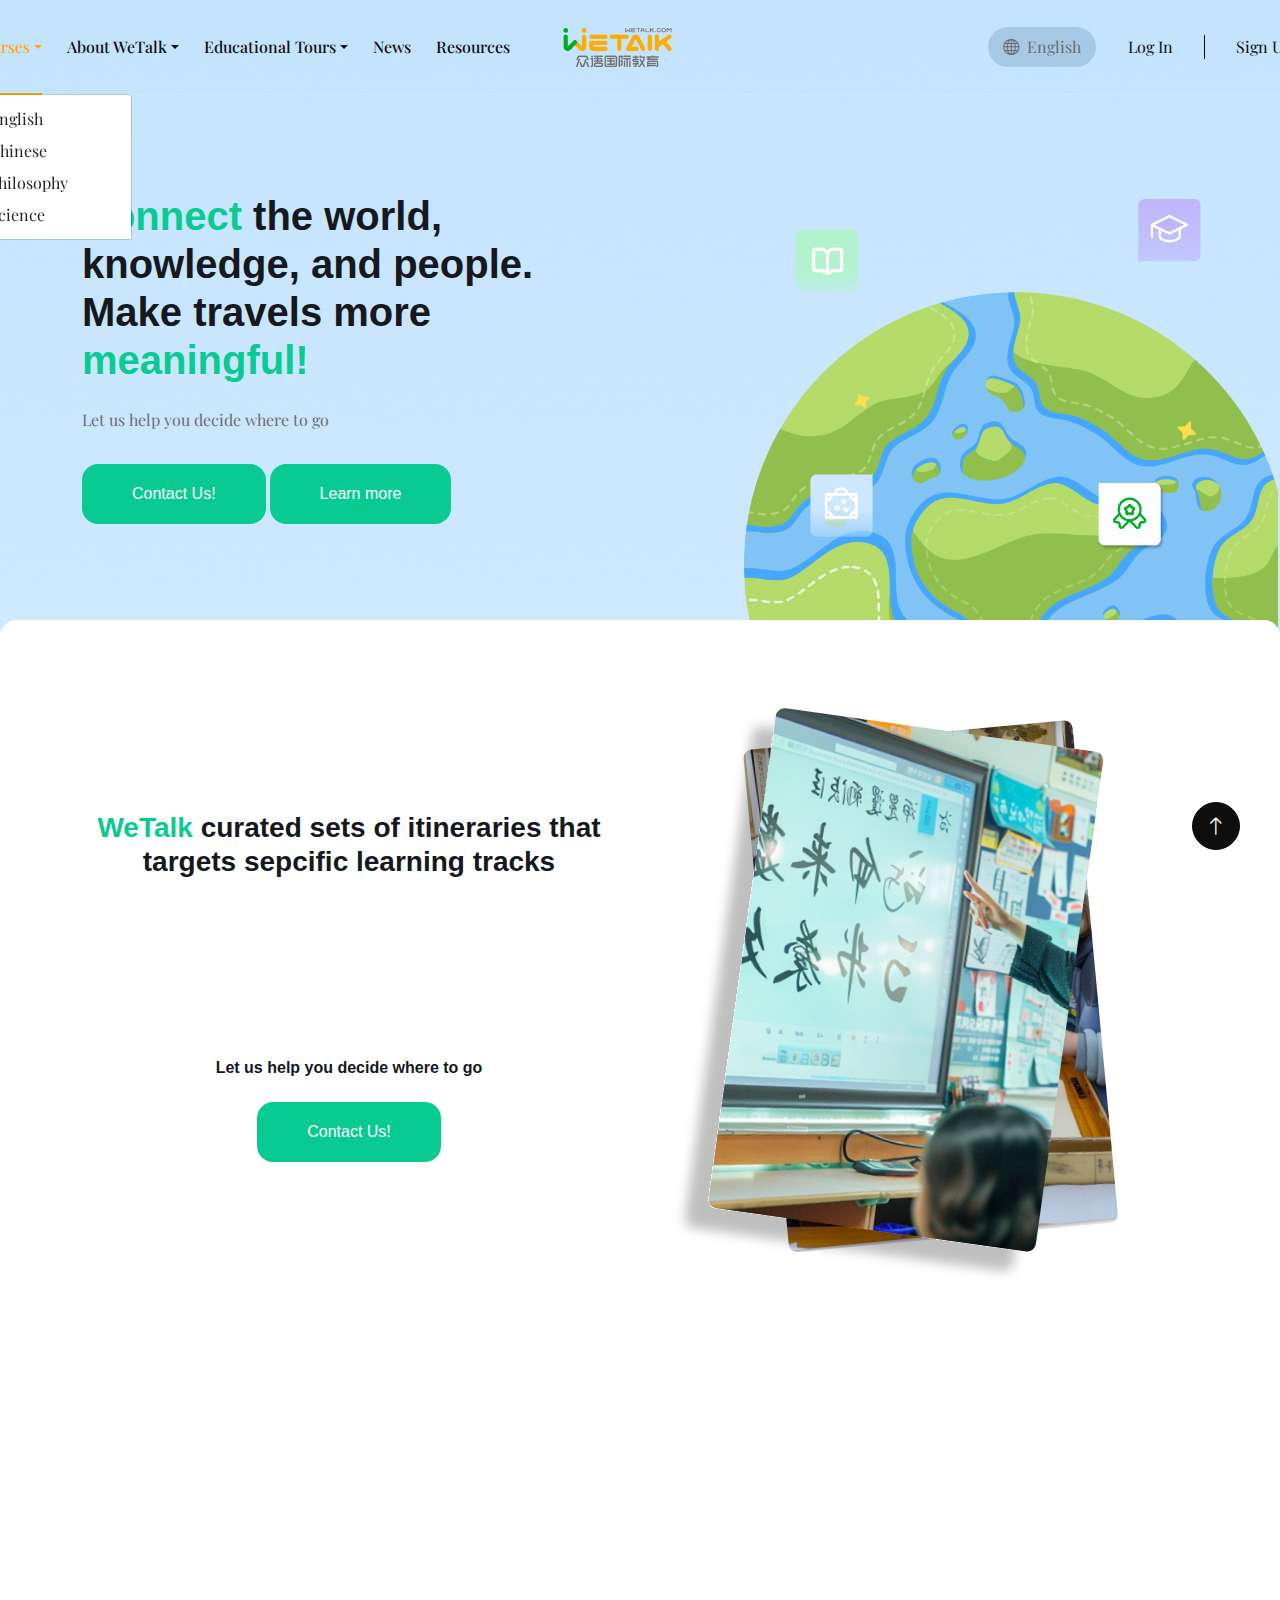
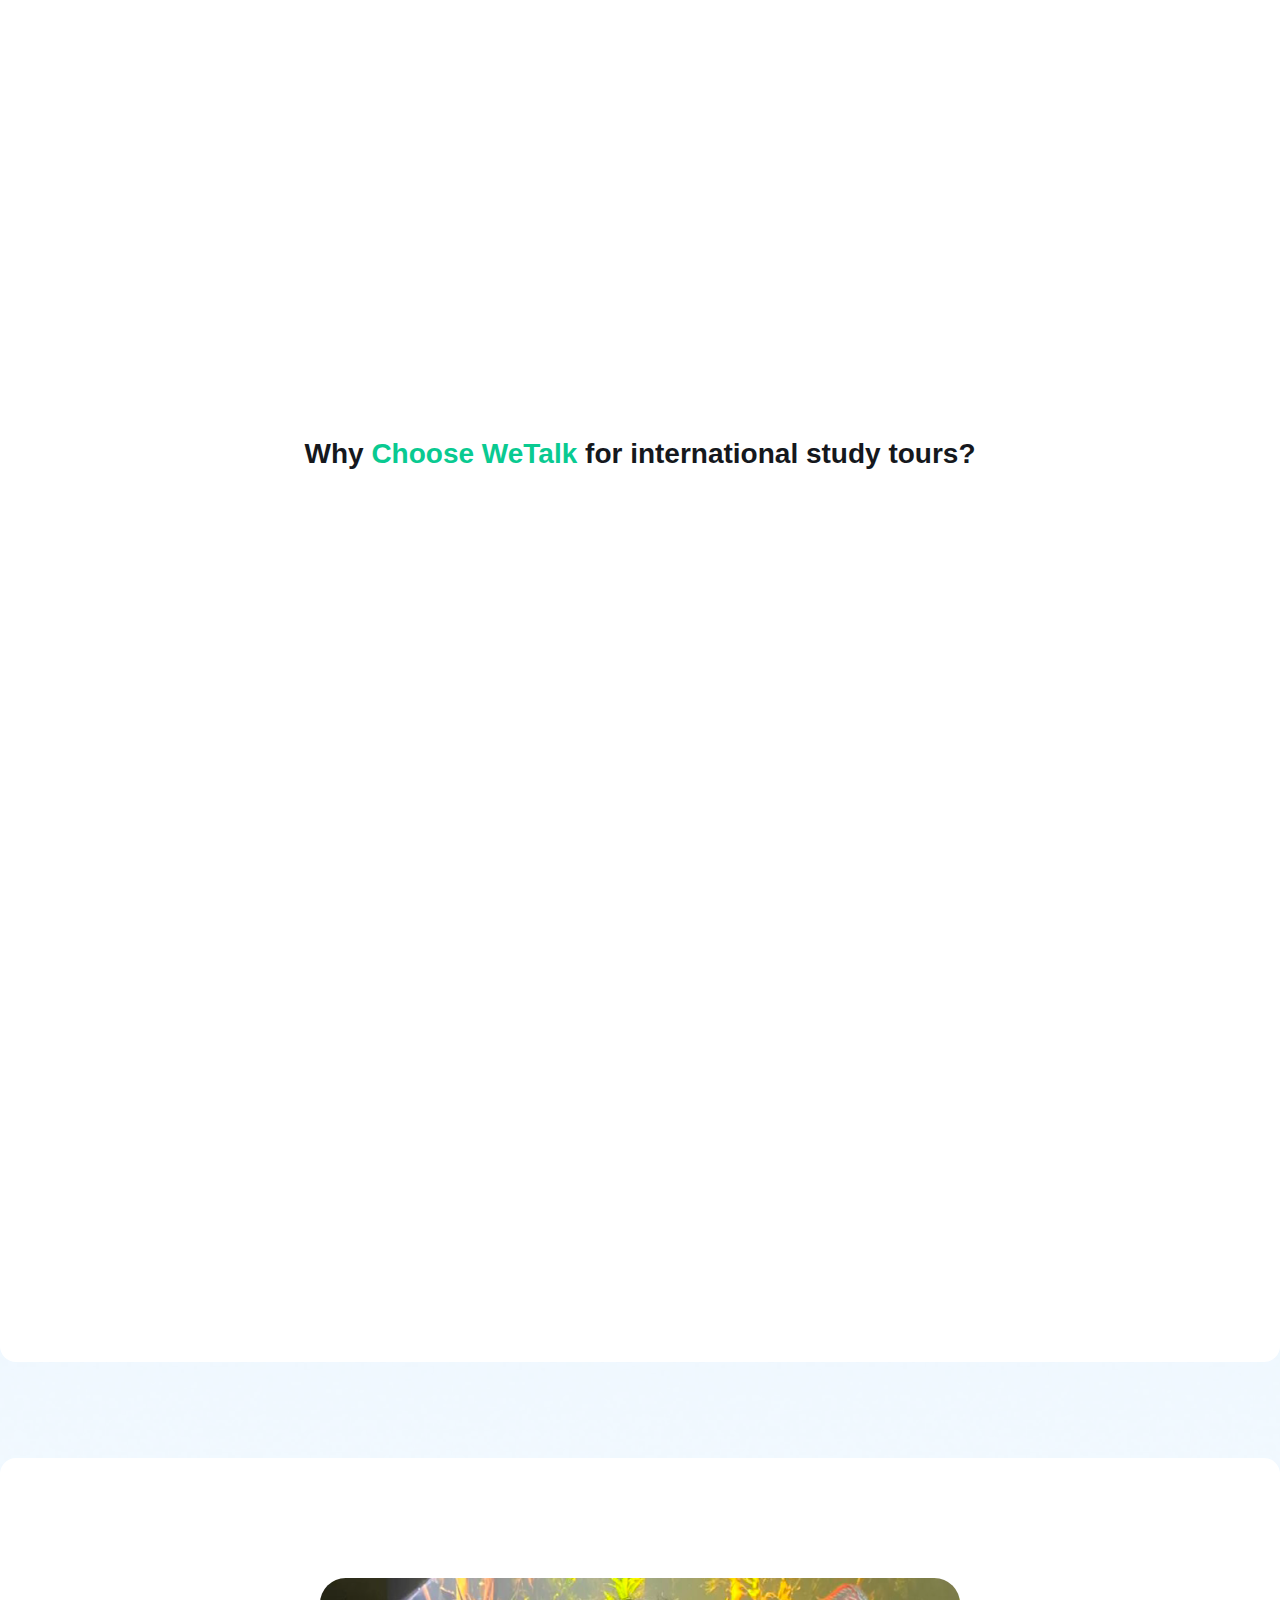
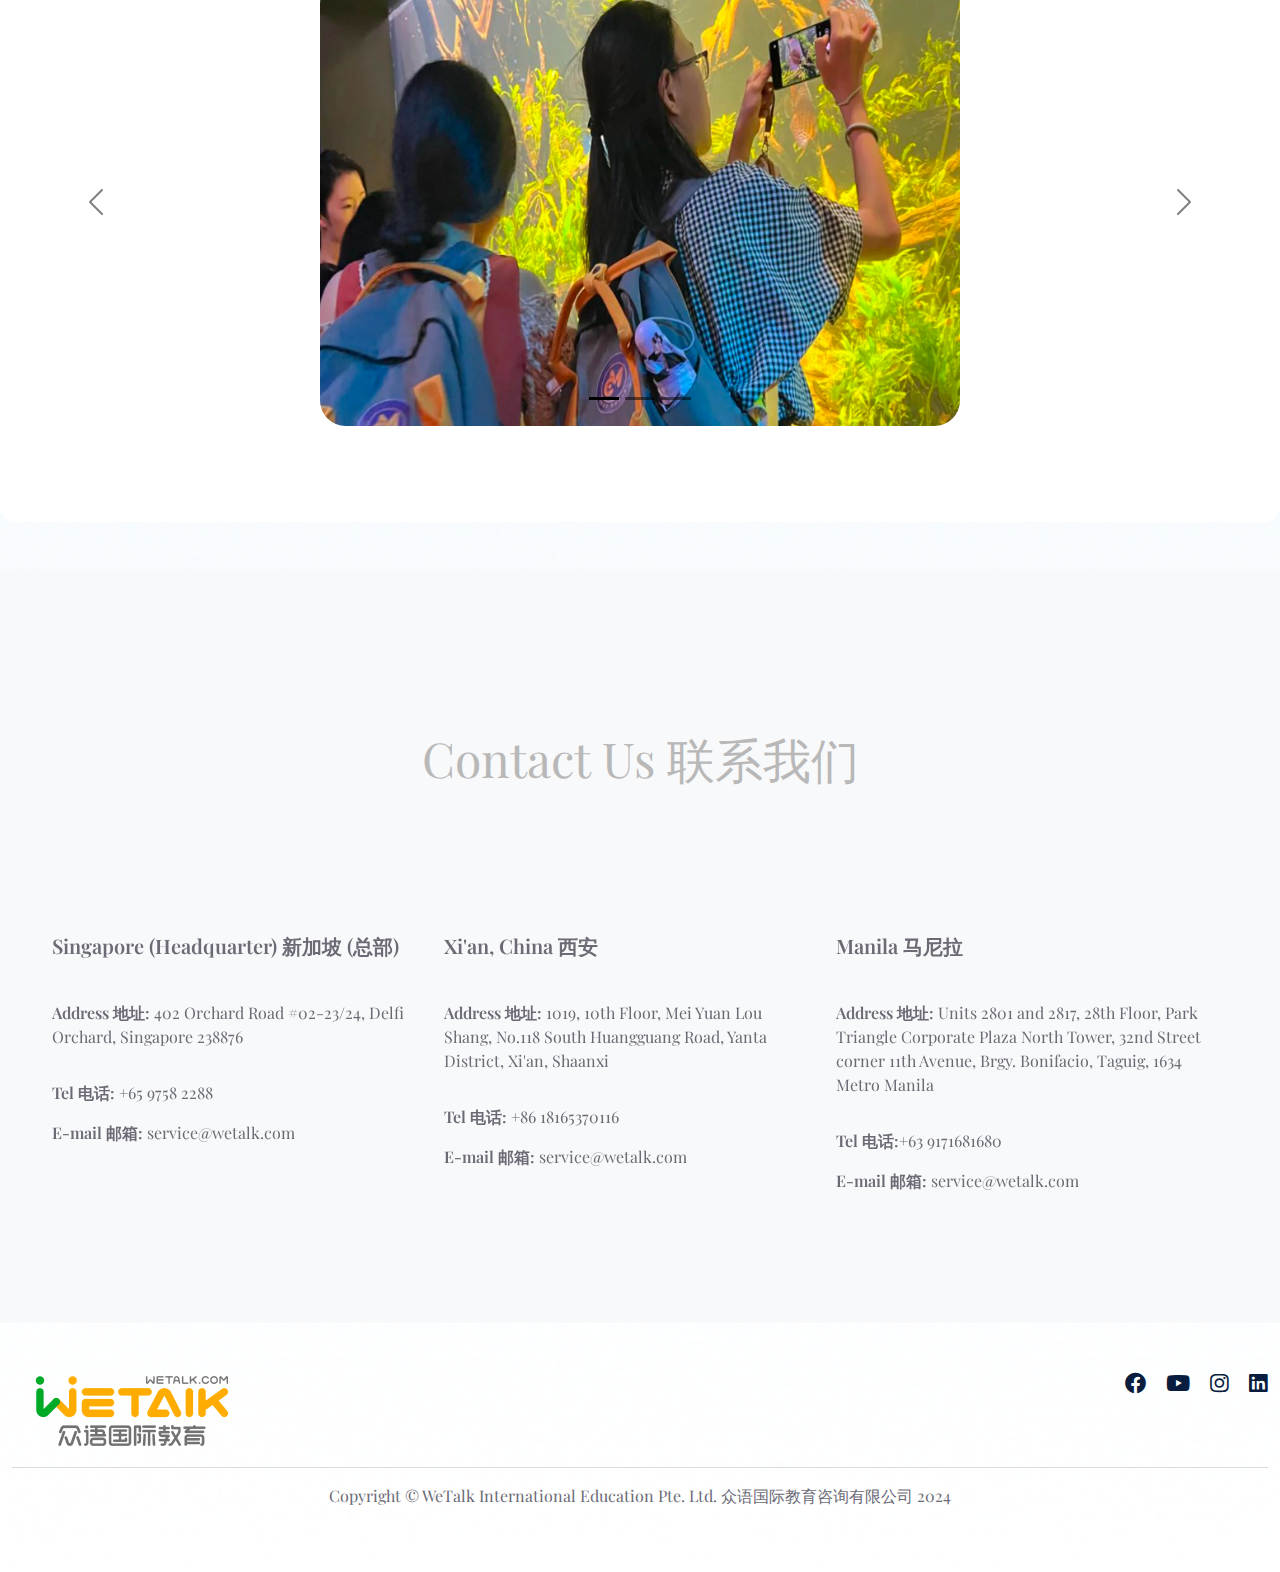
<file: eductour.html>
<!DOCTYPE html>
<html lang="en">

<head>
    <meta charset="utf-8">
    <title>Educational Tour Page</title>
    <meta content="width=device-width, initial-scale=1.0" name="viewport">
    <meta content="" name="keywords">
    <meta content="" name="description">

    <!-- Favicon -->
    <link href="img/favicon.ico" rel="icon">

    <!-- Google Web Fonts -->
    <link rel="preconnect" href="https://fonts.googleapis.com">
    <link rel="preconnect" href="https://fonts.gstatic.com" crossorigin>
    <link href="https://fonts.googleapis.com/css2?family=Heebo:wght@400;500;600&family=Inter:wght@700;800&display=swap" rel="stylesheet">
    <link href='https://fonts.googleapis.com/css?family=Playfair Display' rel='stylesheet'> 

    <!-- Icon Font Stylesheet -->
    <link href="https://cdnjs.cloudflare.com/ajax/libs/font-awesome/5.10.0/css/all.min.css" rel="stylesheet">
    <link href="https://cdn.jsdelivr.net/npm/bootstrap-icons@1.4.1/font/bootstrap-icons.css" rel="stylesheet">

    <!-- Libraries Stylesheet -->
    <link href="lib/animate/animate.min.css" rel="stylesheet">
    <link href="lib/owlcarousel/assets/owl.carousel.min.css" rel="stylesheet">

    <!-- Customized Bootstrap Stylesheet -->
    <link href="css/bootstrap.min.css" rel="stylesheet">

    <!-- Template Stylesheet -->
    <link href="css/style.css" rel="stylesheet">
</head>

<body>
    <div class="educ-img">
        <div class="container-xxl p-0" style="background-color: transparent;">
            <!-- Spinner Start -->
            <div id="spinner" class="show bg-white position-fixed translate-middle w-100 vh-100 top-50 start-50 d-flex align-items-center justify-content-center">
                <div class="spinner-border text-primary" style="width: 3rem; height: 3rem;" role="status">
                    <span class="sr-only">Loading...</span>
                </div>
            </div>
            <!-- Spinner End -->


            <!-- Navbar & Hero Start -->
            <div class="container-xxl position-relative p-0">
                <nav class="navbar navbar-expand-lg navbar-light px-4 px-lg-1 py-3 py-lg-0" style="justify-content: center;">
                    <button class="navbar-toggler" type="button" data-bs-toggle="collapse" data-bs-target="#navbarCollapse">
                        <span class="fa fa-bars"></span>
                    </button>
                    <div class="collapse navbar-collapse" id="navbarCollapse">
                        <div class="navbar-nav py-0">
                            <div class="nav-item dropdown">
                                <a href="courses.html" class="nav-link dropdown-toggle-icon">Courses</a>
                                <div class="dropdown-menu m-0">
                                    <a href="" class="dropdown-item">English</a>
                                    <a href="" class="dropdown-item">Chinese</a>
                                    <a href="" class="dropdown-item">Philosophy</a>
                                    <a href="" class="dropdown-item">Science</a>
                                </div>
                            </div>
                            <div class="nav-item dropdown">
                                <a href="about.html" class="nav-link dropdown-toggle-icon">About WeTalk</a>
                                <div class="dropdown-menu m-0">
                                    <a href="about.html" class="dropdown-item">History</a>
                                    <a href="about.html" class="dropdown-item">Campus</a>
                                    <a href="about.html" class="dropdown-item">Charity</a>
                                </div>
                            </div>
                            <div class="nav-item dropdown">
                                <a href="eductour.html" class="nav-link dropdown-toggle-icon">Educational Tours</a>
                                <div class="dropdown-menu m-10">
                                    <a href="" class="dropdown-item">Study and Tour</a>
                                    <a href="" class="dropdown-item">Study Abroad</a>
                                </div>
                            </div>
                            <a href="" class="nav-item nav-link">News</a>
                            <a href="" class="nav-item nav-link">Resources</a>                            
                        </div>
                    </div>

                    <a href="index.html" class="navbar-brand d-flex align-items-center">
                        <img src="img/wetalk/wetalk-logo.png" alt=""
                                style="width: auto;">
                    </a>

                    <div class="search-input" style="opacity: 0;">
                        <form id="search" action="#">
                            <input type="text" placeholder="Search" id='searchText' name="searchKeyword" onkeypress="handle" />
                            <i class="fa fa-search"></i>
                        </form>
                    </div>  

                    <!-- Language Selector -->
                    <div class="language-selector d-flex align-items-center me-3 mx-1">
                        <i class="bi bi-globe"></i>
                        <span>English</span>
                    </div>
                    
                    <!-- Log In and Sign Up Links -->
                    <a href="" class="nav-item nav-link">Log In</a>
                    <div class="navbar-divider"></div>
                    <a href="" class="nav-link">Sign Up</a>
                
                </nav>

                <div class="container-xxl page-header" style="padding-bottom: 0;">
                    <div class="container">
                        <div class="row g-5 align-items-center">
                            <div class="col-lg-6 text-center text-lg-start" style="margin-bottom: 20rem;">
                                <h1 class="mb-4 animated zoomIn" style="font-size: 40px;"><span style="color: #09CA91;">Connect</span> the world, knowledge, and people. Make travels more <span style="color: #09CA91;">meaningful!</span></h1>
                                <p class="pb-3 animated zoomIn">Let us help you decide where to go</p>
                                <a href="" class="btn btn-green border-2 py-3 px-5 animated slideInRight" style="border-radius: 1rem;">Contact Us!</a>    
                                <a href="" class="btn btn-green border-2 py-3 px-5 animated slideInRight" style="border-radius: 1rem;">Learn more</a>
                                
                            </div>
                            <div class="col-lg-6 text-center text-lg-start">
                                <img class="img-fluid animated zoomIn" style="margin-left: 5rem;" src="img/wetalk/globe-2.png" alt="">
                            </div>
                        </div>
                    </div>
                </div>
            </div>
            <!-- Navbar & Hero End -->

            <div class="div-rounded bg-white" style="margin-top: -20rem; z-index: 2; position: relative;">
                <!-- Info Start -->
                <div class="container-xxl">
                    <div class="container">
                        <div class="row g-5 align-items-center">
                            <div class="col-lg-6 text-center" data-wow-delay="0.1s">
                                <h3 class="mb-4 text-center wow fadeInUp"><span style="color: #09CA91;">WeTalk</span> curated sets of itineraries that targets sepcific learning tracks</h3>
                                <p class="pb-1 wow animated zoomIn">Click on any destination to learn more</p>
                                <div class="my-2 pb-3 wow animated zoomIn justify-content-center">
                                    <a href="educ-sg.html">
                                        <button class="destination-button helvetica">Singapore</button>
                                    </a>
                                    <a href="educ-ph.html">
                                        <button class="destination-button helvetica">Philippines</button> 
                                    </a>
                                    <button class="destination-button helvetica">Taiwan</button>  
                                    <button class="destination-button helvetica">Japan</button>  
                                    <button class="destination-button helvetica">China</button>                  
                                </div>
                                <h6 class="mb-4 text-center">Let us help you decide where to go</h6>
                                <a href="" class="btn btn-green border-2 py-3 px-5 animated slideInRight" style="border-radius: 1rem;">Contact Us!</a>
                            </div>
                            <div class="col-lg-6 wow zoomIn" data-wow-delay="0.1s">
                                <img class="img-fluid" src="img/wetalk/img-group-5.svg">
                            </div>
                        </div>
                    </div>
                </div>
                <!-- Info End -->

                <!-- Info Start -->
                <div class="container-xxl">
                    <div class="container">
                        <div class="row g-5 align-items-center">
                            <div class="col-lg-6 wow zoomIn" data-wow-delay="0.1s">
                                <img class="img-fluid" src="img/wetalk/img-group-3.png">
                            </div>
                            <div class="col-lg-6 wow fadeInUp text-center" data-wow-delay="0.1s">
                                <h2 class="mb-4 text-center"><span style="color: #09CA91;">Experience</span> learning beyond the classroom walls.</h2>
                                <p class="pb-3 animated zoomIn">Why stick to studying when you can explore with a guided tour? Let us take you to your dream destination while you learn along the way.</p>
                                <h6 class="mb-4 text-center">Start your learning adventure now!</h6>
                                <a href="" class="btn btn-green border-2 py-3 px-5 animated slideInRight" style="border-radius: 1rem;">Contact Us!</a>
                            </div>
                        </div>
                    </div>
                </div>
                <!-- Info End -->

                <div class="container-xxl text-center my-6" data-wow-delay="0.1s">
                    <h3 class="mb-4 text-center">Why <span style="color: #09CA91;">Choose WeTalk</span> for international study tours?</h3>
                    <div class="row" data-wow-delay="0.1s">
                        <img class="col card-custom wow zoomIn" src="img/wetalk/card-5.png">
                        <img class="col card-custom wow zoomIn" src="img/wetalk/card-6.png">
                    </div>
                    <div class="row" data-wow-delay="0.1s">
                        <img class="col card-custom wow zoomIn" src="img/wetalk/card-7.png">
                        <img class="col card-custom wow zoomIn" src="img/wetalk/card-8.png">
                    </div>
                    <a href="" class="btn btn-green border-2 py-3 px-5 my-4 wow animated slideInRight" style="border-radius: 1rem;">Try Now!</a>
                </div>


            </div>

            <div class="div-rounded" style="background-color: #ffffff; margin-bottom: 3rem; padding-bottom: 6rem;">
                <div class="row py-4">
                    <div class="wow fadeInUp text-center col" data-wow-delay="0.1s">
                        <h1 class="mb-4 text-center"><span style="color: #09CA91;">WeTalk</span> wonderful moments of Study and Tour</h1>
                    </div>              
                </div>

                <div id="carouselExampleIndicators" class="carousel slide">
                    <div class="carousel-indicators" style="filter: invert(1) grayscale(100);">
                        <button type="button" data-bs-target="#carouselExampleIndicators" data-bs-slide-to="0" class="active" aria-current="true" aria-label="Slide 1"></button>
                        <button type="button" data-bs-target="#carouselExampleIndicators" data-bs-slide-to="1" aria-label="Slide 2"></button>
                        <button type="button" data-bs-target="#carouselExampleIndicators" data-bs-slide-to="2" aria-label="Slide 3"></button>
                    </div>
                    <div class="carousel-inner">
                        <div class="carousel-item active">
                            <div class="d-flex justify-content-center">
                                <img src="img/wetalk/moment-1.svg" class="d-block w-50 div-rounded">
                            </div>
                        </div>
                        <div class="carousel-item">
                            <div class="d-flex justify-content-center">
                                <img src="img/wetalk/moment-2.svg" class="d-block w-50 div-rounded">
                            </div>
                        </div>
                        <div class="carousel-item">
                            <div class="d-flex justify-content-center">
                                <img src="img/wetalk/moment-3.svg" class="d-block w-50 div-rounded">
                            </div>
                        </div>
                    </div>
                    <button class="carousel-control-prev" type="button" data-bs-target="#carouselExampleIndicators" data-bs-slide="prev">
                        <span class="carousel-control-prev-icon" style="filter: invert(1) grayscale(100);" aria-hidden="true"></span>
                        <span class="visually-hidden">Previous</span>
                    </button>
                    <button class="carousel-control-next" type="button" data-bs-target="#carouselExampleIndicators" data-bs-slide="next">
                        <span class="carousel-control-next-icon" style="filter: invert(1) grayscale(100);" aria-hidden="true"></span>
                        <span class="visually-hidden">Next</span>
                    </button>
                </div>
            </div>

            

            <!-- Back to Top -->
            <a href="#" class="btn btn-lg btn-primary btn-lg-square back-to-top"><i class="bi bi-arrow-up"></i></a>
        </div>

        <!-- Footer Start -->
        <div class="" style="background-color:#f8f9fa;">
            <div class="carousel-container container-xxl">
                <div class="col-12 text-center d-block m-auto">
                    <h2 class="text-center" style="padding: 10rem 5rem 8rem 5rem; color: #b8b8b8; font-size: 3rem; font-weight: 200; font-family: Playfair Display;">Contact Us 联系我们</h2>
                    <div id="addressCarousel" class="carousel slide d-flex" data-bs-ride="carousel" data-bs-interval="3000" style="padding-bottom: 5rem;">
                        <div class="carousel-inner">
                            <div class="carousel-item active fw-light" style="height: 20rem;">
                                <div class="row text-start w-100">
                                    <div class="col-md-4 address-card d-flex flex-column">
                                        <p class="fs-5 py-2" style="font-weight: 600!important;">Singapore (Headquarter) 新加坡 (总部)</p>
                                        <p class="py-3"><span style="font-weight: 600!important;">Address 地址:</span> 402 Orchard Road #02-23/24, Delfi Orchard, Singapore 238876</p>
                                        <p><span style="font-weight: 600!important;">Tel 电话:</span> +65 9758 2288</p>
                                        <p><span style="font-weight: 600!important;">E-mail 邮箱:</span> service@wetalk.com</p>
                                    </div>

                                    <div class="col-md-4 address-card d-flex flex-column">
                                        <p class="fs-5 py-2" style="font-weight: 600!important;">Xi'an, China 西安</p>
                                        <p class="py-3"><span style="font-weight: 600!important;">Address 地址:</span> 1019, 10th Floor, Mei Yuan Lou Shang, No.118 South Huangguang Road, Yanta District, Xi'an, Shaanxi</p>
                                        <p><span style="font-weight: 600!important;">Tel 电话:</span> +86 18165370116</p>
                                        <p><span style="font-weight: 600!important;">E-mail 邮箱:</span> service@wetalk.com</p>
                                    </div>

                                    <div class="col-md-4 address-card d-flex flex-column">
                                        <p class="fs-5 py-2" style="font-weight: 600!important;">Manila 马尼拉</p>
                                        <p class="py-3"><span style="font-weight: 600!important;">Address 地址:</span> Units 2801 and 2817, 28th Floor, Park Triangle Corporate Plaza North Tower, 32nd Street corner 11th Avenue, Brgy. Bonifacio, Taguig, 1634 Metro Manila</p>
                                        <p><span style="font-weight: 600!important;">Tel 电话:</span>+63 9171681680</p>
                                        <p><span style="font-weight: 600!important;">E-mail 邮箱:</span> service@wetalk.com</p>
                                    </div>
                                </div>
                            </div>

                            <div class="carousel-item fw-light" style="height: 20rem;">
                                <div class="row text-start w-100">
                                    <div class="col-md-4 address-card d-flex flex-column">
                                        <p class="fs-5 py-2" style="font-weight: 600!important;">Taipei 台北</p>
                                        <p class="py-3 "><span style="font-weight: 600!important;">Address 地址:</span> 2F, No. 10, Section 1, An-He Road, Da-an District, Taipei City 106, Taiwan</p>
                                        <p><span style="font-weight: 600!important;">Tel 电话:</span>+886 227518111</p>
                                        <p><span style="font-weight: 600!important;">E-mail 邮箱:</span> service@wetalk.com</p>
                                    </div>

                                    <div class="col-md-4 address-card d-flex flex-column">
                                        <p class="fs-5 py-2" style="font-weight: 600!important;">Singapore (Headquarter) 新加坡 (总部)</p>
                                        <p class="py-3"><span style="font-weight: 600!important;">Address 地址:</span> 402 Orchard Road #02-23/24, Delfi Orchard, Singapore 238876</p>
                                        <p><span style="font-weight: 600!important;">Tel 电话:</span>+65 9758 2288</p>
                                        <p><span style="font-weight: 600!important;">E-mail 邮箱:</span> service@wetalk.com</p>
                                    </div>

                                    <div class="col-md-4 address-card d-flex flex-column">
                                        <p class="fs-5 py-2" style="font-weight: 600!important;">Xi'an, China 西安</p>
                                        <p class="py-3 "><span style="font-weight: 600!important;">Address 地址:</span> 1019, 10th Floor, Mei Yuan Lou Shang, No.118 South Huangguang Road, Yanta District, Xi'an, Shaanxi</p>
                                        <p><span style="font-weight: 600!important;">Tel 电话:</span> +86 18165370116</p>
                                        <p><span style="font-weight: 600!important;">E-mail 邮箱:</span> service@wetalk.com</p>
                                    </div>
                                </div>
                            </div>
                        </div>
                    </div>
                </div>
            </div>
        </div>

        <footer class="container-xxl" style="padding-top: 3rem; padding-bottom: 3rem;">
            <div class="row">
                <div class="col-md-6">
                    <a href="#" style="float: left;"><img src="./img/wetalk/wetalk-logo.png" class=""/></a>
                </div>

                <div class="col-md-6">
                    <div style="float: right;">
                        <a href="https://www.facebook.com/WeTalkSingapore/" target="_blank" class="text-dark me-3">
                            <i class="fab fa-facebook fa-lg"></i>
                        </a>
                        <a href="https://www.youtube.com/channel/UCvJCo3FkTHxnedBgAvbWEGw" target="_blank" class="text-dark me-3">
                            <i class="fab fa-youtube fa-lg"></i>
                        </a>
                        <a href="https://www.instagram.com/wetalk.sg/" target="_blank" class="text-dark me-3">
                            <i class="fab fa-instagram fa-lg"></i>
                        </a>
                        <a href="https://www.linkedin.com/company/wetalk-education-corp/" target="_blank" class="text-dark">
                            <i class="fab fa-linkedin fa-lg"></i>
                        </a>
                    </div>
                </div>
            </div>

            <hr>

            <div class="text-center">
                <p>Copyright © WeTalk International Education Pte. Ltd. 众语国际教育咨询有限公司 2024</p>
            </div>
        </footer>   
        <!-- Footer End -->
    </div>
    <!-- JavaScript Libraries -->
    <script src="https://code.jquery.com/jquery-3.4.1.min.js"></script>
    <script src="https://cdn.jsdelivr.net/npm/bootstrap@5.0.0/dist/js/bootstrap.bundle.min.js"></script>
    <script src="lib/wow/wow.min.js"></script>
    <script src="lib/easing/easing.min.js"></script>
    <script src="lib/waypoints/waypoints.min.js"></script>
    <script src="lib/owlcarousel/owl.carousel.min.js"></script>

    <!-- Template Javascript -->
    <script src="js/main.js"></script>
</body>

</html>
</file>
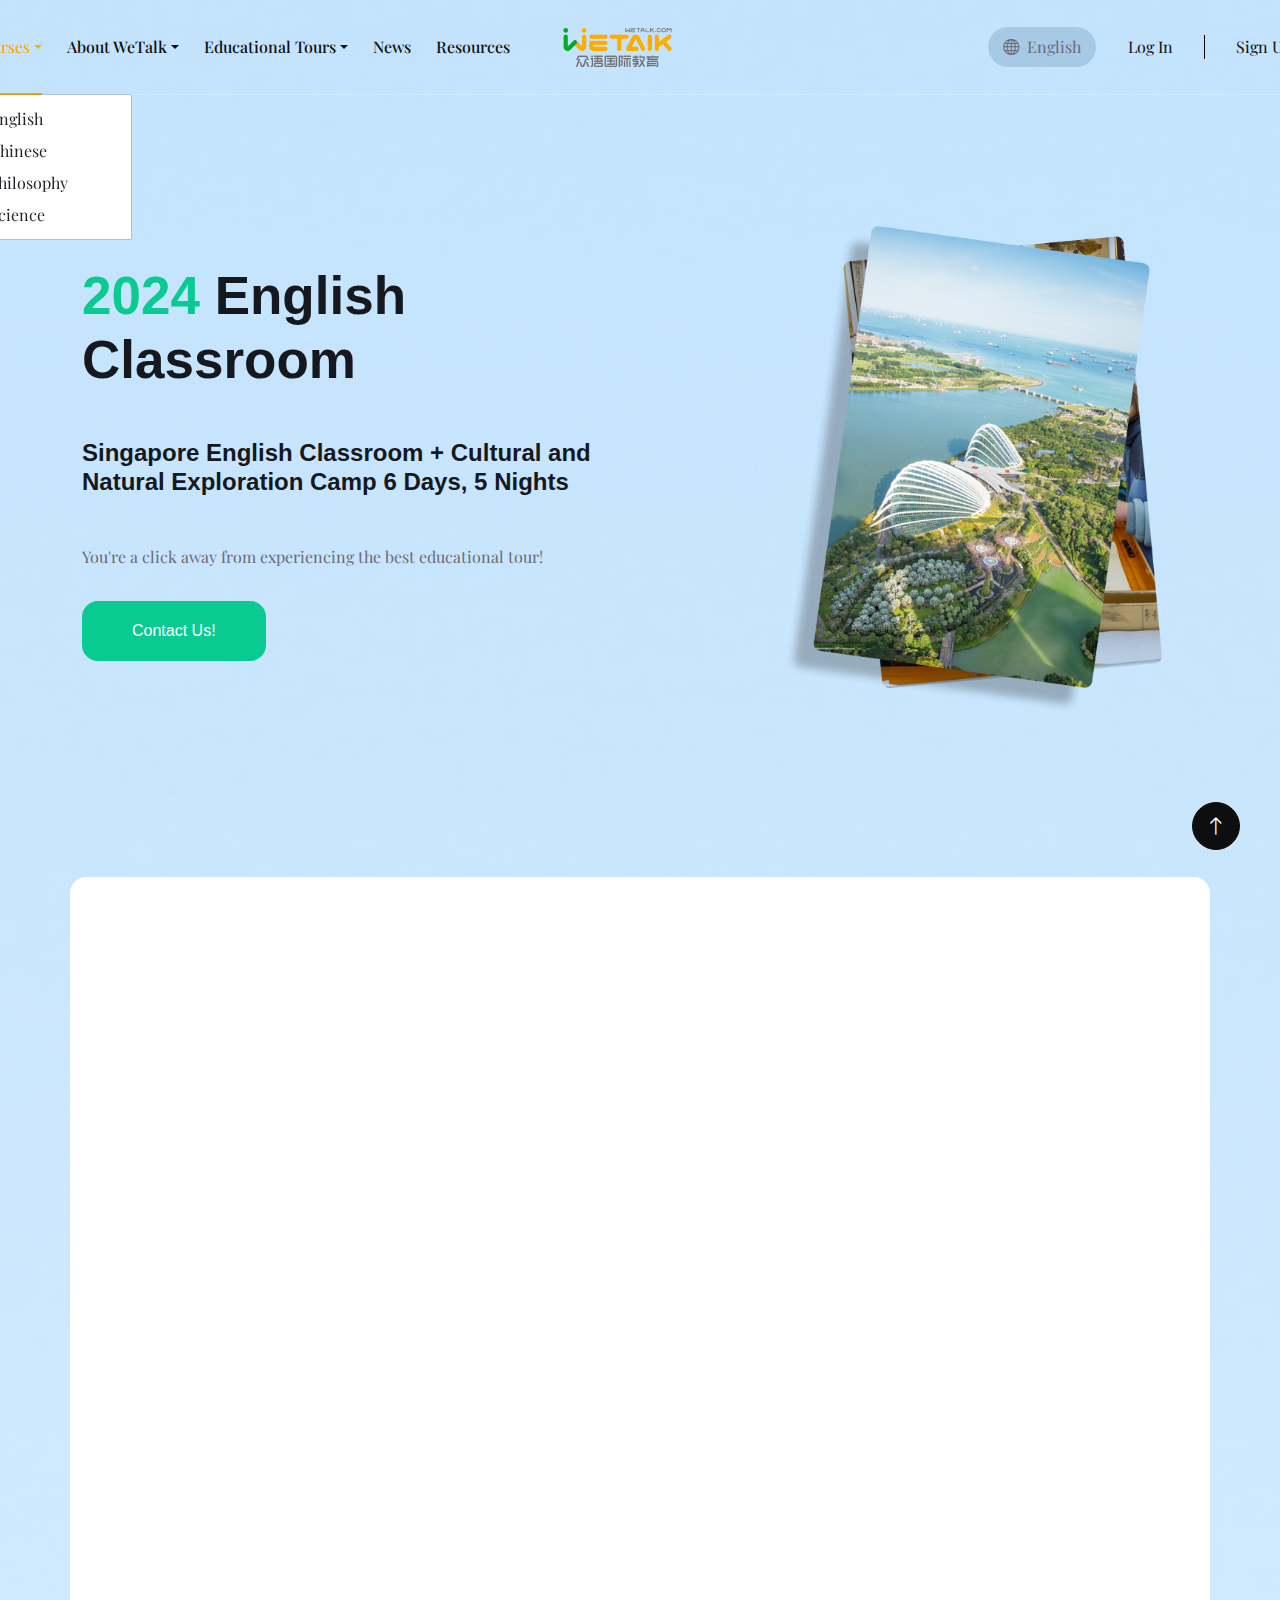
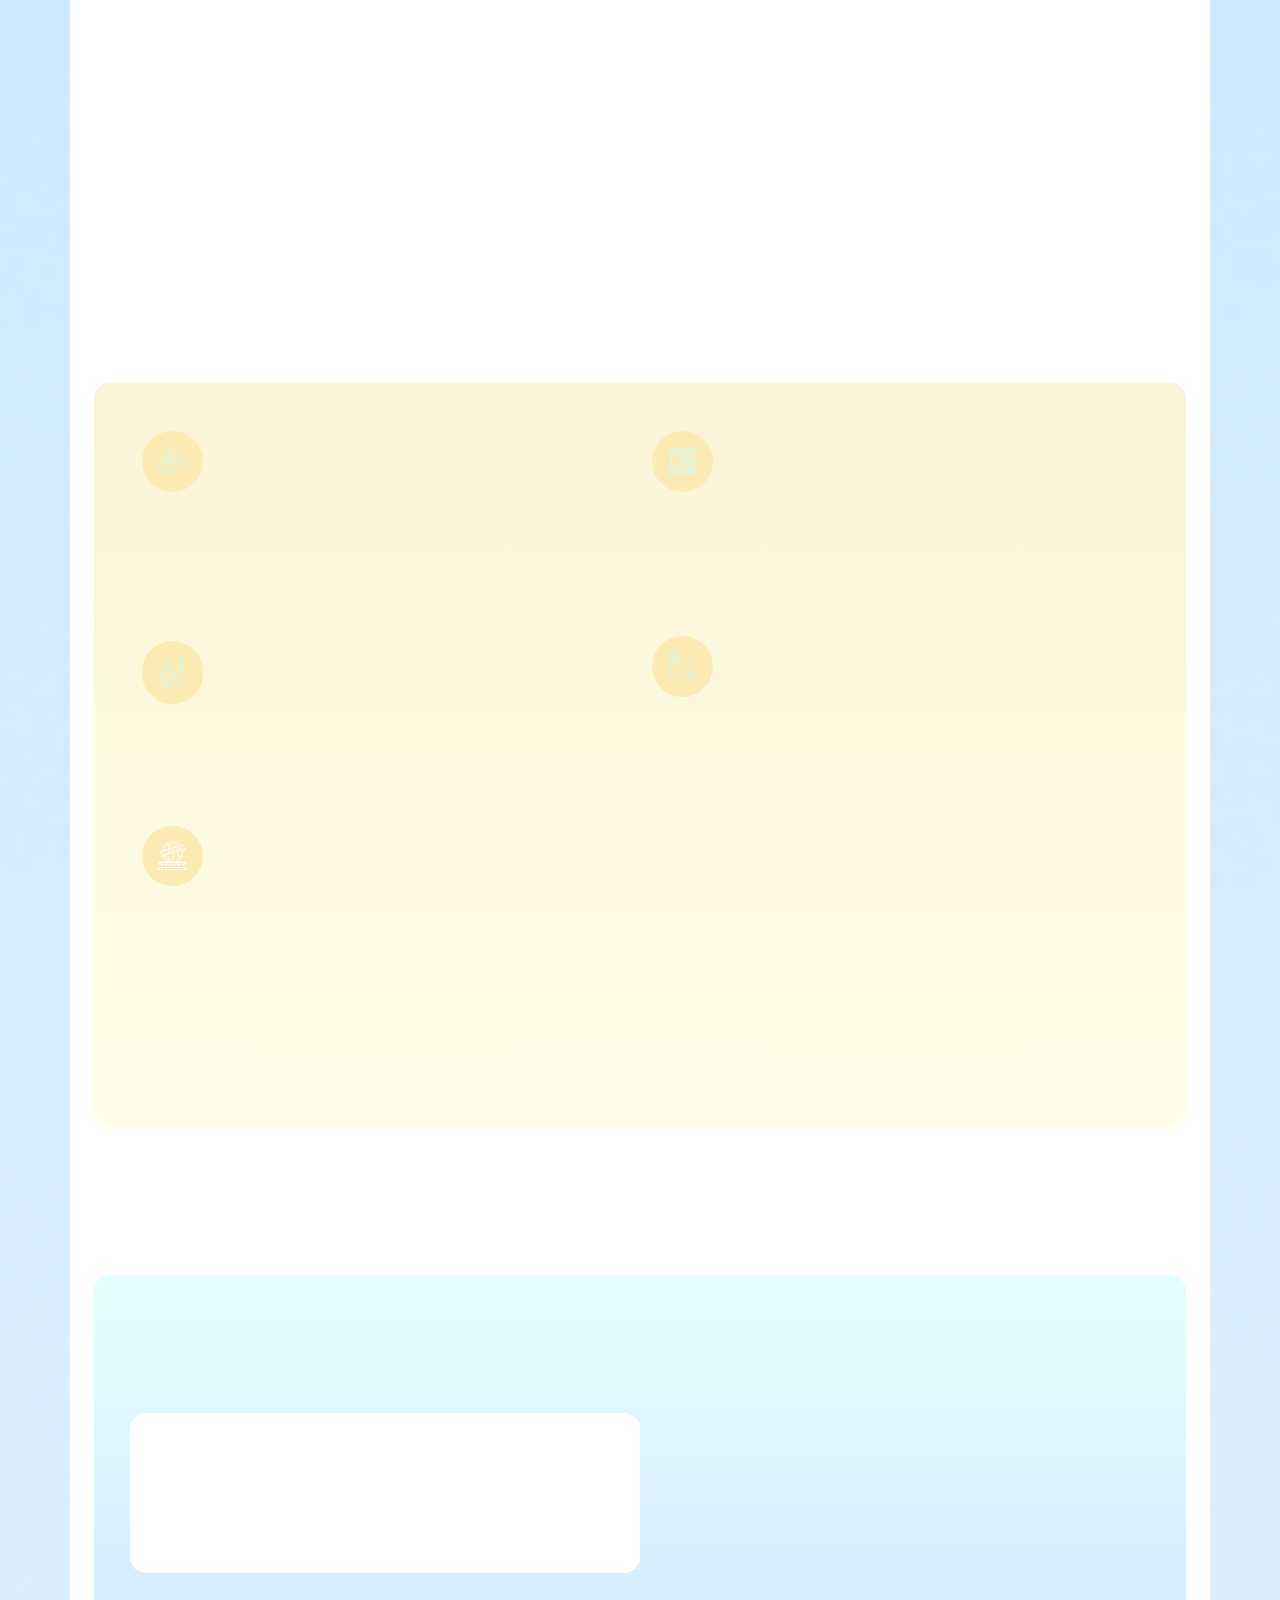
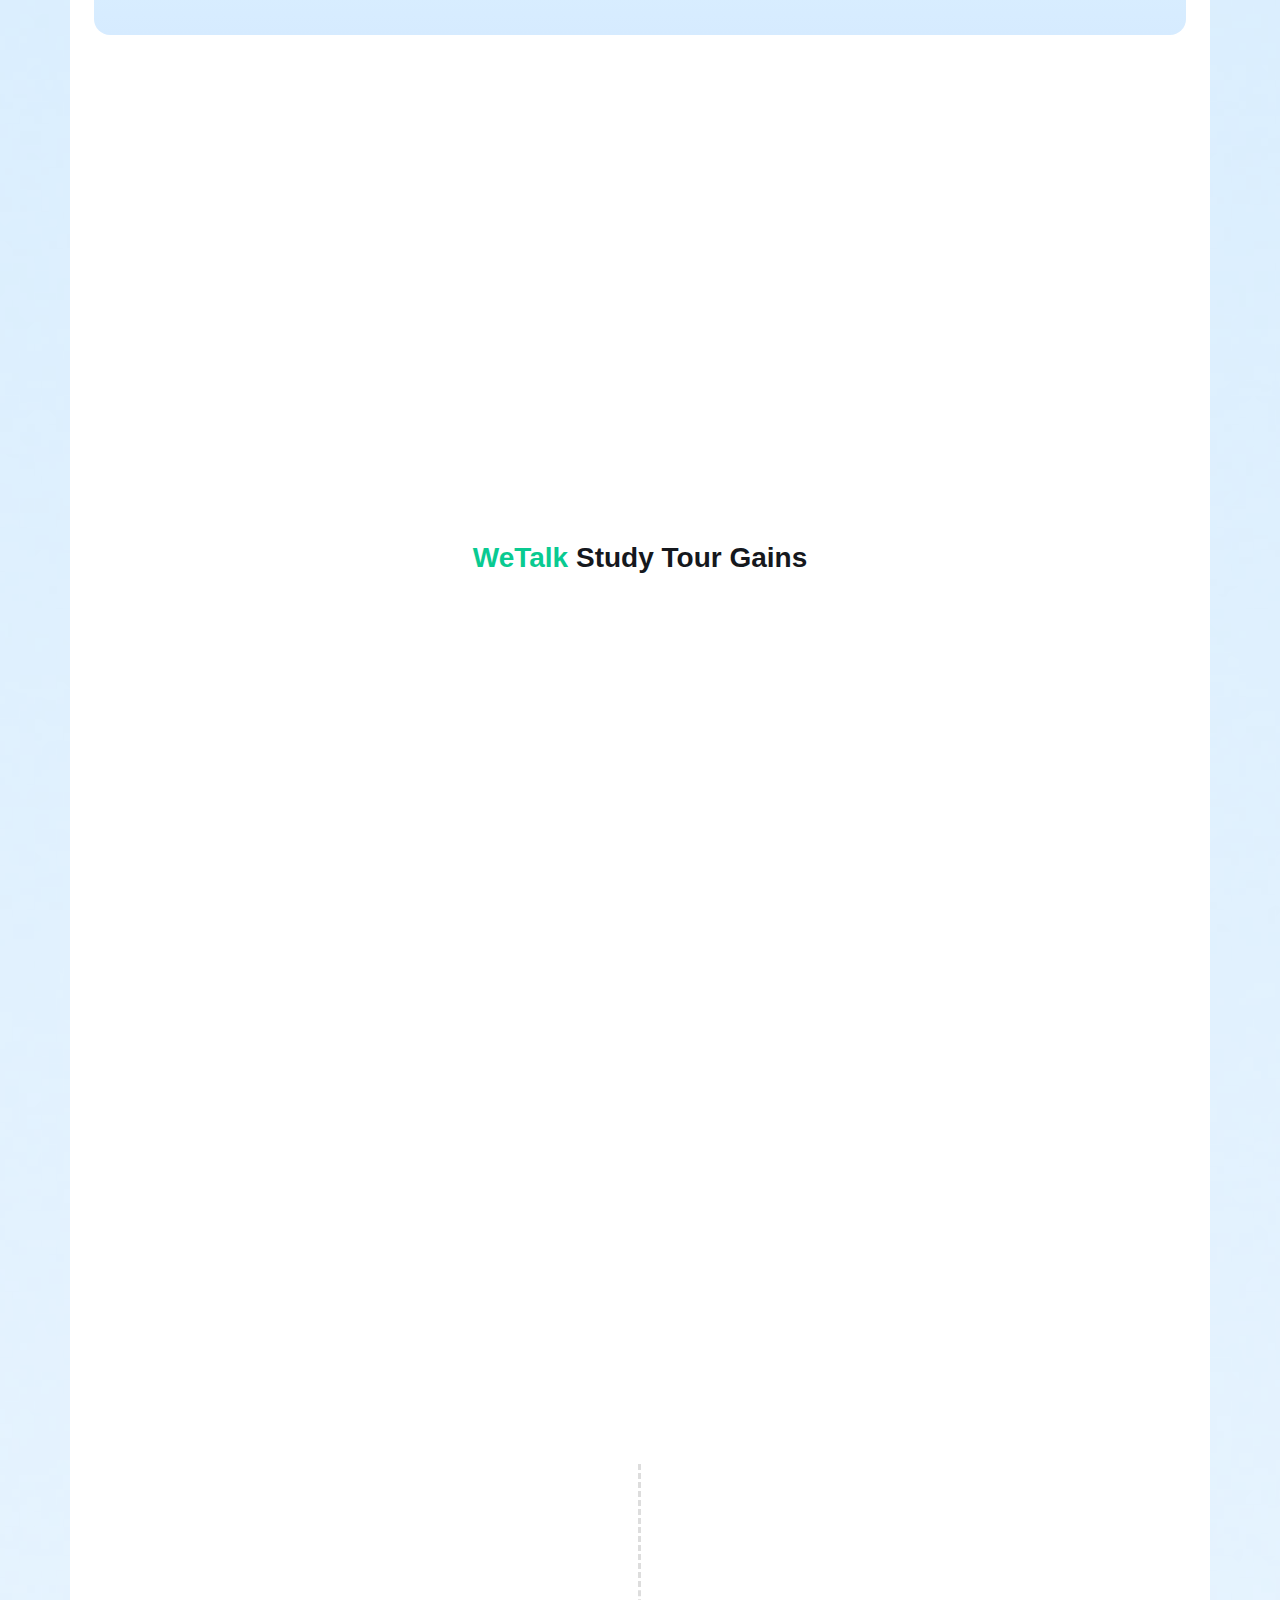
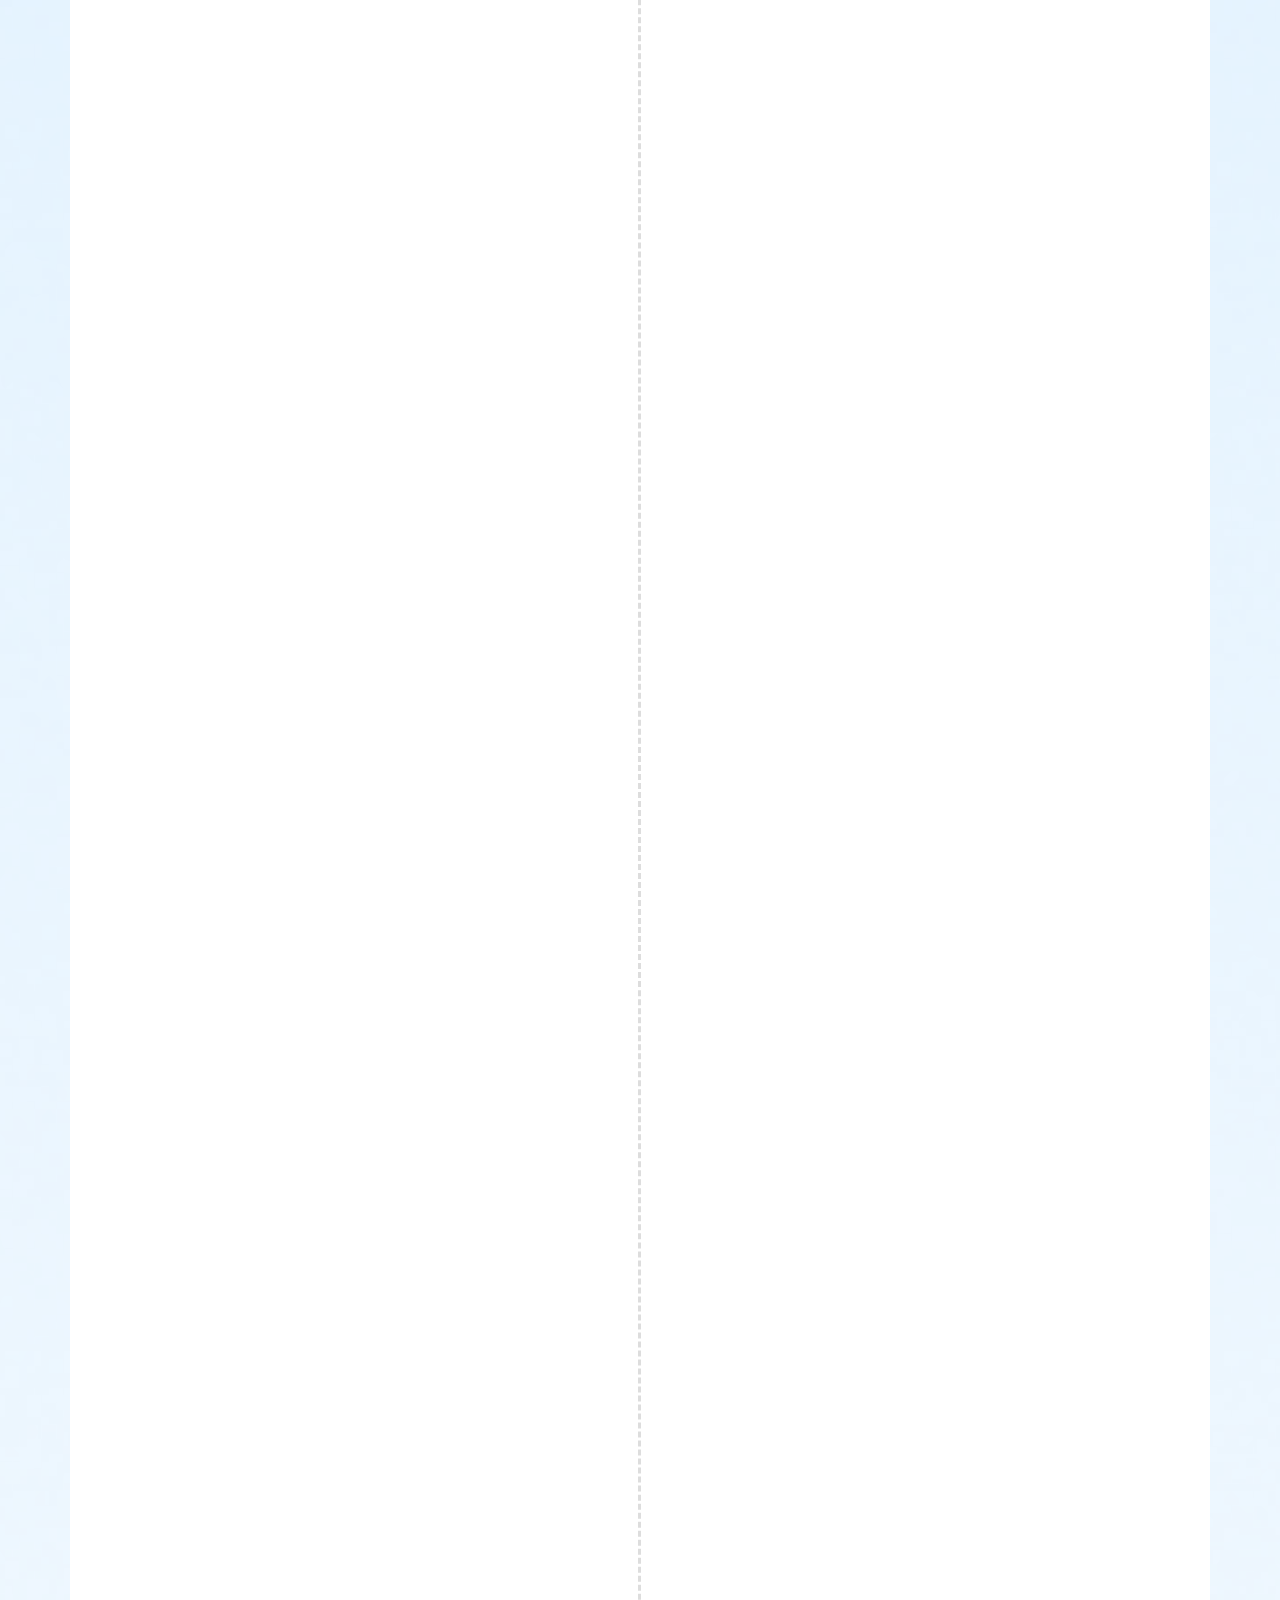
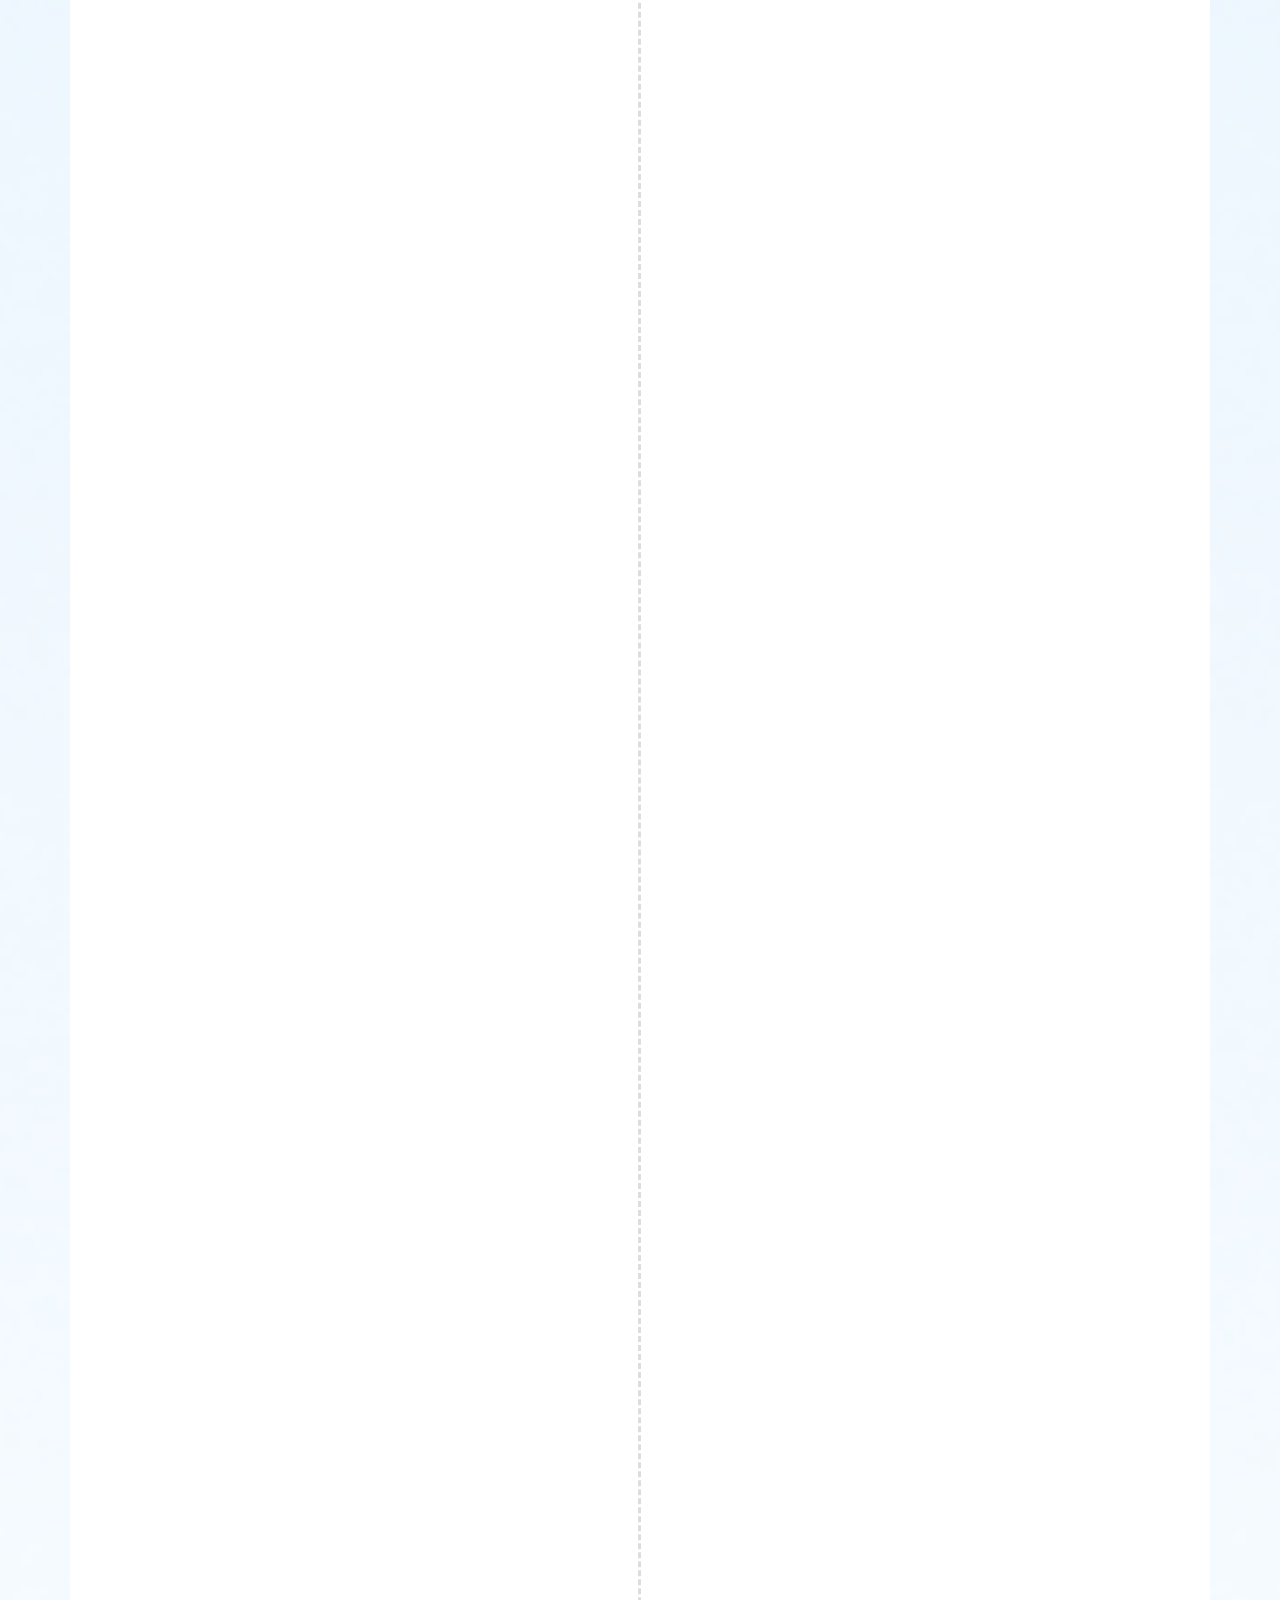
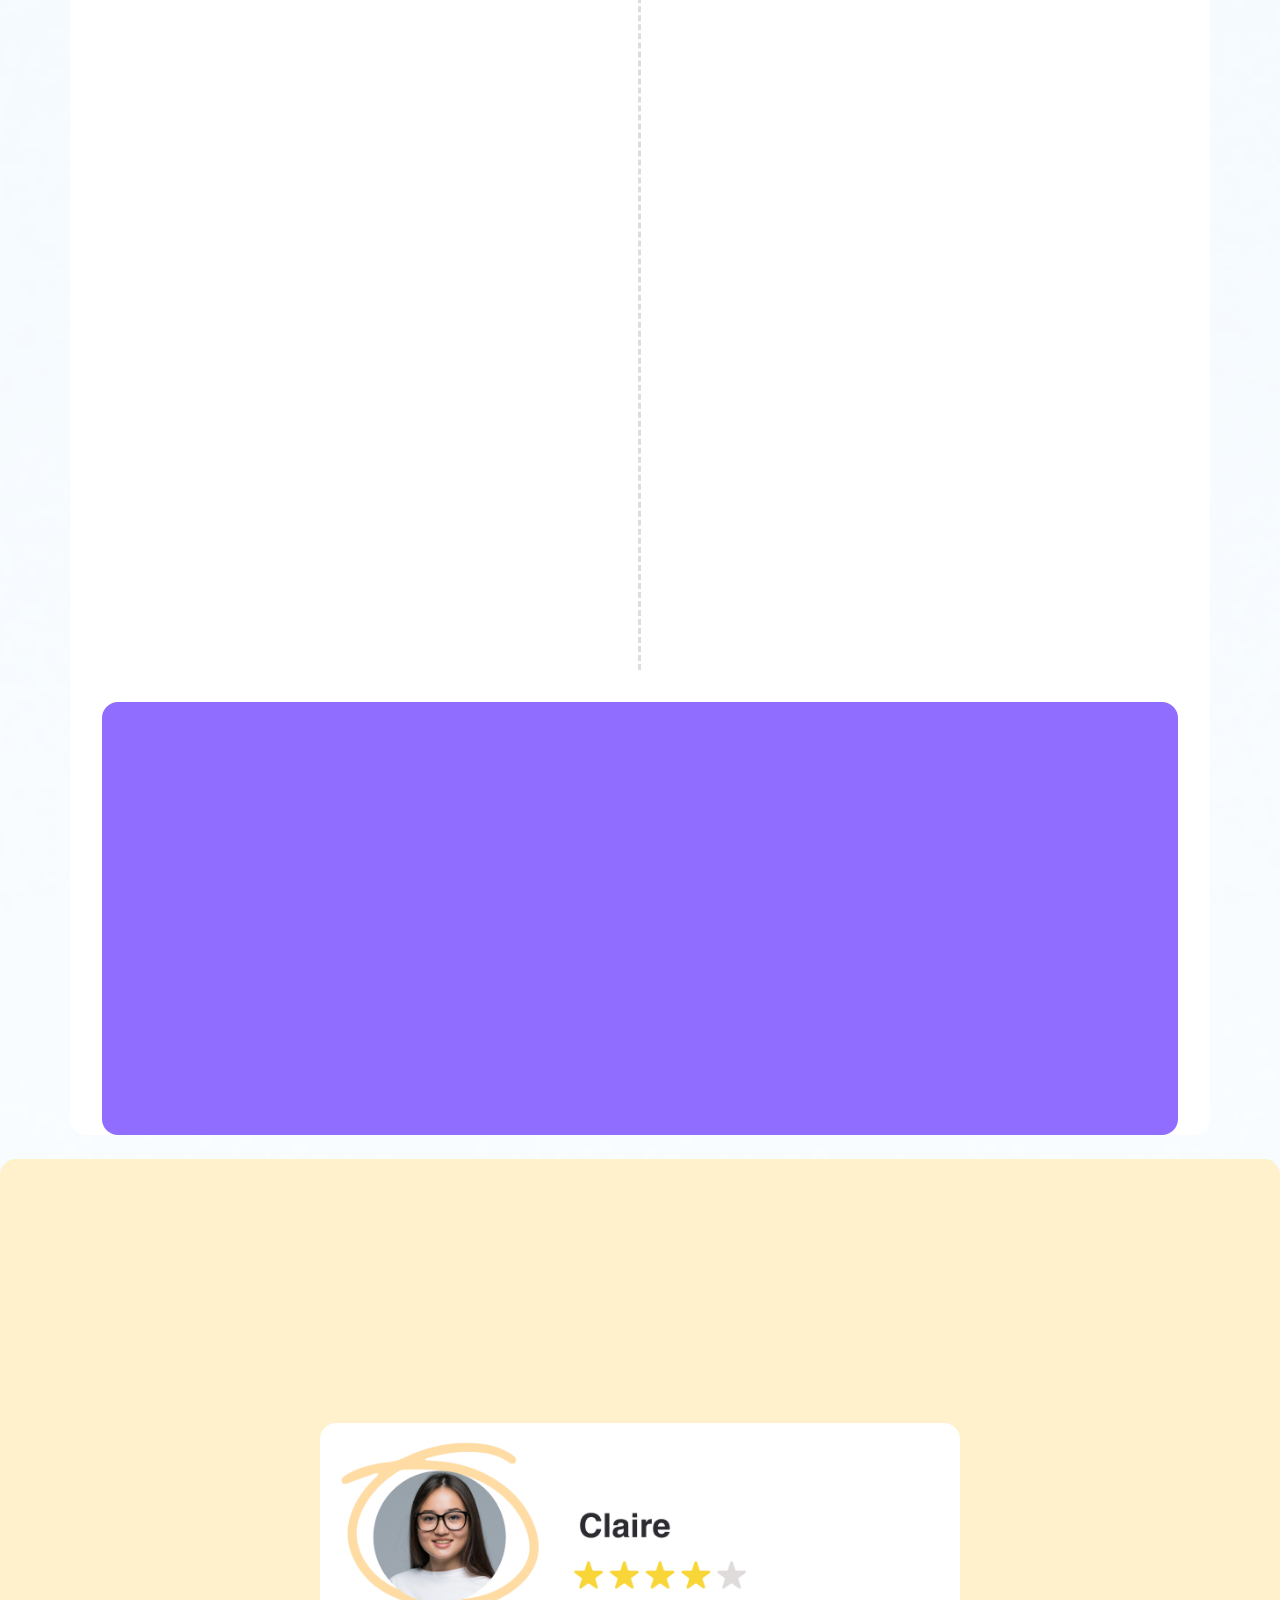
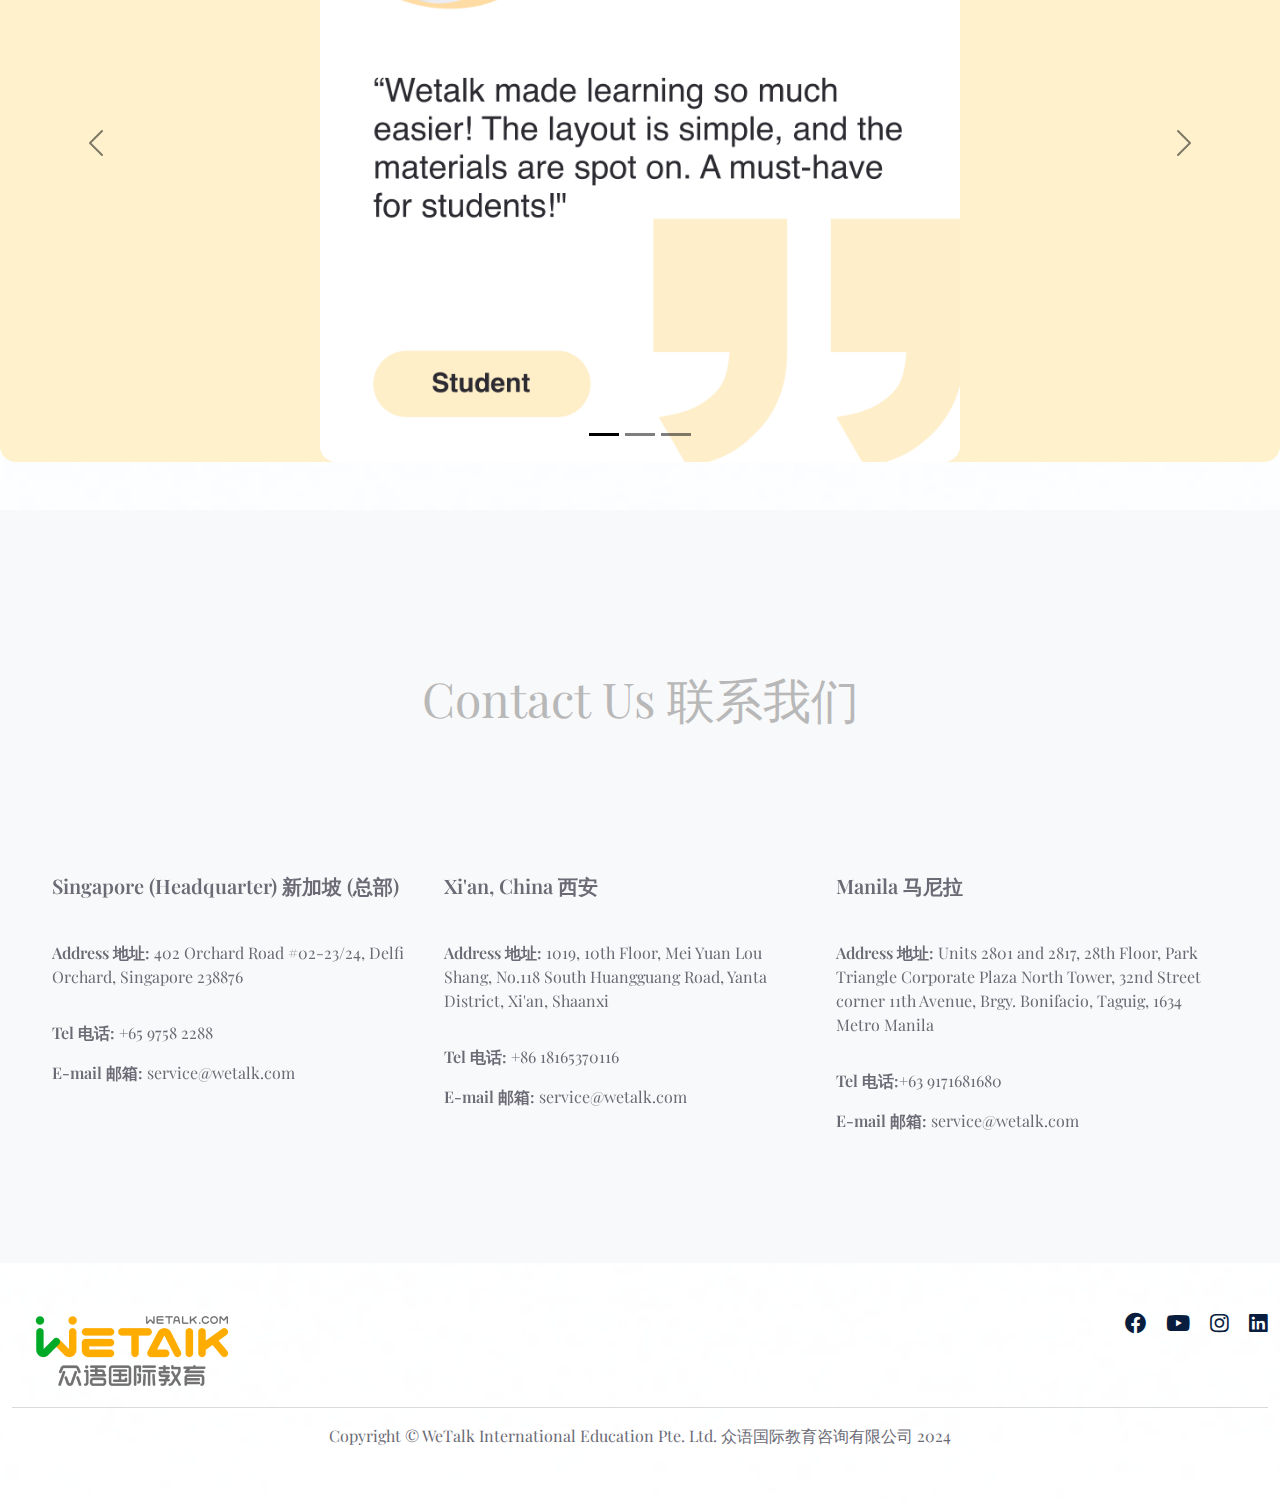
<file: eng-classroom.html>
<!DOCTYPE html>
<html lang="en">

<head>
    <meta charset="utf-8">
    <title>English Classroom</title>
    <meta content="width=device-width, initial-scale=1.0" name="viewport">
    <meta content="" name="keywords">
    <meta content="" name="description">

    <!-- Favicon -->
    <link href="img/favicon.ico" rel="icon">

    <!-- Google Web Fonts -->
    <link rel="preconnect" href="https://fonts.googleapis.com">
    <link rel="preconnect" href="https://fonts.gstatic.com" crossorigin>
    <link href="https://fonts.googleapis.com/css2?family=Heebo:wght@400;500;600&family=Inter:wght@700;800&display=swap" rel="stylesheet">
    <link href='https://fonts.googleapis.com/css?family=Playfair Display' rel='stylesheet'> 

    <!-- Icon Font Stylesheet -->
    <link href="https://cdnjs.cloudflare.com/ajax/libs/font-awesome/5.10.0/css/all.min.css" rel="stylesheet">
    <link href="https://cdn.jsdelivr.net/npm/bootstrap-icons@1.4.1/font/bootstrap-icons.css" rel="stylesheet">

    <!-- Libraries Stylesheet -->
    <link href="lib/animate/animate.min.css" rel="stylesheet">
    <link href="lib/owlcarousel/assets/owl.carousel.min.css" rel="stylesheet">

    <!-- Customized Bootstrap Stylesheet -->
    <link href="css/bootstrap.min.css" rel="stylesheet">

    <!-- Template Stylesheet -->
    <link href="css/style.css" rel="stylesheet">
</head>

<body>
    <div class="educ-img">
        <!-- White Rounded Div (after navbar) -->
        <div class="container-xxl p-0" style="background-color: transparent;">
            <!-- Spinner Start -->
            <div id="spinner" class="show bg-white position-fixed translate-middle w-100 vh-100 top-50 start-50 d-flex align-items-center justify-content-center">
                <div class="spinner-border text-primary" style="width: 3rem; height: 3rem;" role="status">
                    <span class="sr-only">Loading...</span>
                </div>
            </div>
            <!-- Spinner End -->


            <!-- Navbar & Hero Start -->
            <div class="container-xxl position-relative p-0">
                <nav class="navbar navbar-expand-lg navbar-light px-4 px-lg-1 py-3 py-lg-0" style="justify-content: center;">
                    <button class="navbar-toggler" type="button" data-bs-toggle="collapse" data-bs-target="#navbarCollapse">
                        <span class="fa fa-bars"></span>
                    </button>
                    <div class="collapse navbar-collapse" id="navbarCollapse">
                        <div class="navbar-nav py-0">
                            <div class="nav-item dropdown">
                                <a href="courses.html" class="nav-link dropdown-toggle-icon">Courses</a>
                                <div class="dropdown-menu m-0">
                                    <a href="" class="dropdown-item">English</a>
                                    <a href="" class="dropdown-item">Chinese</a>
                                    <a href="" class="dropdown-item">Philosophy</a>
                                    <a href="" class="dropdown-item">Science</a>
                                </div>
                            </div>
                            <div class="nav-item dropdown">
                                <a href="about.html" class="nav-link dropdown-toggle-icon">About WeTalk</a>
                                <div class="dropdown-menu m-0">
                                    <a href="about.html" class="dropdown-item">History</a>
                                    <a href="about.html" class="dropdown-item">Campus</a>
                                    <a href="about.html" class="dropdown-item">Charity</a>
                                </div>
                            </div>
                            <div class="nav-item dropdown">
                                <a href="eductour.html" class="nav-link dropdown-toggle-icon">Educational Tours</a>
                                <div class="dropdown-menu m-10">
                                    <a href="" class="dropdown-item">Study and Tour</a>
                                    <a href="" class="dropdown-item">Study Abroad</a>
                                </div>
                            </div>
                            <a href="" class="nav-item nav-link">News</a>
                            <a href="" class="nav-item nav-link">Resources</a>

                            
                        </div>
                    </div>

                    <a href="index.html" class="navbar-brand d-flex align-items-center">
                        <img src="img/wetalk/wetalk-logo.png" alt=""
                                style="width: auto;">
                    </a>

                    <div class="search-input" style="opacity: 0;">
                        <form id="search" action="#">
                            <input type="text" placeholder="Search" id='searchText' name="searchKeyword" onkeypress="handle" />
                            <i class="fa fa-search"></i>
                        </form>
                    </div>  

                    <!-- Language Selector -->
                    <div class="language-selector d-flex align-items-center me-3 mx-1">
                        <i class="bi bi-globe"></i>
                        <span>English</span>
                    </div>
                    
                    <!-- Log In and Sign Up Links -->
                    <a href="" class="nav-item nav-link">Log In</a>
                    <div class="navbar-divider"></div>
                    <a href="" class="nav-link">Sign Up</a>
                
                </nav>

                <div class="container-xxl page-header">
                    <div class="container">
                        <div class="row g-5 align-items-center">
                            <div class="col-lg-6 text-center text-lg-start">
                                <h1 class="mb-5 animated zoomIn" style="font-size: 53px;"><span style="color: #09CA91;">2024</span> English Classroom</h1>
                                <h4 class="mb-5 animated zoomIn">Singapore English Classroom + Cultural and Natural Exploration Camp 6 Days, 5 Nights</h4>
                                <p class="pb-3 animated zoomIn">You're a click away from experiencing the best educational tour!</p>
                                <a href="" class="btn btn-green border-2 py-3 px-5 animated slideInRight" style="border-radius: 1rem;">Contact Us!</a>
                            </div>
                            <div class="col-lg-6 text-center text-lg-start">
                                <img class="img-fluid animated zoomIn" src="img/wetalk/engclass-img.png" style="width: 85%; margin-left: 7rem;">
                            </div>
                        </div>
                    </div>
                </div>
            </div>
            <!-- Navbar & Hero End -->

            <div class="div-rounded bg-white container">
                <!-- Project Features -->
                <div class="container-xxl">
                    <div class="container">
                        <div class="row g-5 align-items-center">
                            <div class="col-lg-4 wow zoomIn" data-wow-delay="0.1s">
                                <img class="img-fluid" src="img/wetalk/img-group-6.png">
                            </div>
                            <div class="col-lg-5 wow fadeInUp text-center" data-wow-delay="0.1s">
                                <h2 class="mb-4 text-start">Project <span style="color: #09CA91;">Features</span></h2>
                                <div class="row helvetica">
                                    <div class="col-6 text-start">  
                                        <p class="pb-3 animated zoomIn">
                                            <img class="mx-2" src="img/wetalk/check-mark.png">
                                            About Singapore
                                        </p>  
                                        <p class="pb-3 animated zoomIn">
                                            <img class="mx-2" src="img/wetalk/check-mark.png">
                                            Study Features
                                        </p> 
                                        <p class="pb-3 animated zoomIn">
                                            <img class="mx-2" src="img/wetalk/check-mark.png">
                                            Daily Learning
                                        </p> 
                                        <p class="pb-3 animated zoomIn">
                                            <img class="mx-2" src="img/wetalk/check-mark.png">
                                            Other Service
                                        </p>                        
                                    </div>
                                    <div class="col-6 text-start">
                                        <p class="pb-3 animated zoomIn">
                                            <img class="mx-2" src="img/wetalk/check-mark.png">
                                            Program Features
                                        </p> 
                                        <p class="pb-3 animated zoomIn">
                                            <img class="mx-2" src="img/wetalk/check-mark.png">
                                            WTS Gains
                                        </p> 
                                        <p class="pb-3 animated zoomIn">
                                            <img class="mx-2" src="img/wetalk/check-mark.png">
                                            Meals and Hotel
                                        </p> 
                                    </div>
                                </div>
                            </div>
                            <div class="div-rounded col wow fadeInUp text-center px-3 py-3 mx-4" data-wow-delay="0.1s" style="background-color: #EBEBEB;">
                                <h6 class="mb-4 text-center">View other Itineraries</h6>
                                <div class="row">
                                    <p class="text-center justify-content-center" style="font-weight: bold; display: grid;">
                                        <img class="thumbnail-educ" src="img/wetalk/ai-lab.png">
                                        2024 Singapore
                                    </p>
                                    <span>Huawei AI Lab & STEM Technology Camp 6 DAYS , 5 NIGHTS</span>
                                </div>
                            </div>
                        </div>
                    </div>
                </div>

                <!-- Program Features -->
                <div class="container-xxl text-center my-6" data-wow-delay="0.1s">
                    <h3 class="mb-4 text-center wow animated slideInRight">About <span style="color: #09CA91;">Singapore</span></h3>
                    <div class="row" data-wow-delay="0.1s">
                        <img class="col card-custom wow zoomIn" src="img/wetalk/yellow.png">
                        <img class="col card-custom wow zoomIn" src="img/wetalk/green.png">
                        <img class="col card-custom wow zoomIn" src="img/wetalk/blue.png">
                    </div>
                </div>

                <!-- Program Features -->
                <div class="container-xxl text-center my-6 py-5" data-wow-delay="0.2s">
                    <h3 class="mb-4 text-center wow animated slideInRight">Program <span style="color: #09CA91;">Features</span></h3>
                    <div class="div-rounded px-4 py-4 gradient-background-yellow">
                        <div class="row py-4 px-4">
                            <div class="col-6">
                                <div class="row">
                                    <div class="col-2">
                                        <div class="px-3 py-3 rounded-pill justify-content-center" style="background: #FDEBB4;">
                                            <img class="img-fluid" src="img/wetalk/innovative.png">
                                        </div>
                                    </div>
                                    <div class="col-9 text-start helvetica">
                                        <h4 class="pb-3 wow animated zoomIn">
                                            English Authentic Classroom Experience + Certificate Award
                                        </h4>
                                        <p class="pb-3 wow animated zoomIn">
                                            Immerse yourself in an authentic English classroom experience, effortlessly enhancing your language skills while enjoying a unique learning atmosphere.
                                        </p>
                                    </div>
                                </div>

                                <div class="row">
                                    <div class="col-2">
                                        <div class="px-3 py-3 rounded-pill justify-content-center" style="background: #FDEBB4;">
                                            <img class="img-fluid" src="img/wetalk/outdoor.png">
                                        </div>
                                    </div>
                                    <div class="col-9 text-start helvetica">
                                        <h4 class="pb-3 wow animated zoomIn">
                                            Outdoor Classroom Adventures
                                        </h4>
                                        <p class="pb-3 wow animated zoomIn">
                                            STEM courses play a significant role in cultivating children's comprehensive qualities and fostering academic thinking habits.
                                        </p>
                                    </div>
                                </div>

                                <div class="row">
                                    <div class="col-2">
                                        <div class="px-3 py-3 rounded-pill justify-content-center" style="background: #FDEBB4;">
                                            <img class="img-fluid" src="img/wetalk/universal.png">
                                        </div>
                                    </div>
                                    <div class="col-9 text-start helvetica">
                                        <h4 class="pb-3 wow animated zoomIn">
                                            Universal Studios Adventure
                                        </h4>
                                        <p class="pb-3 wow animated zoomIn">
                                            Experience the best of both worlds at Universal Studios, where you can enjoy classic theme park attractions while immersing yourself in the rich cultural tapestry of Singapore. From the iconic scenes of movies like Jurassic Park, Indiana Jones, and Madagascar, you'll find a blend of Southeast Asian charm.
                                        </p>
                                    </div>
                                </div>
                            </div>
                            <div class="col-6">
                                <div class="row">
                                    <div class="col-2">
                                        <div class="px-3 py-3 rounded-pill justify-content-center" style="background: #FDEBB4;">
                                            <img class="img-fluid" src="img/wetalk/world.png">
                                        </div>
                                    </div>
                                    <div class="col-9 text-start helvetica">
                                        <h4 class="pb-3 wow animated zoomIn">
                                            World-Class School Visits
                                        </h4>
                                        <p class="pb-3 wow animated zoomIn">
                                            Engage in top-notch cultural exchanges by visiting prestigious institutions like the National University of Singapore and Nanyang Technological University, immersing in the atmosphere of leading academic institutions.
                                        </p>
                                    </div>
                                </div>

                                <div class="row">
                                    <div class="col-2">
                                        <div class="px-3 py-3 rounded-pill justify-content-center" style="background: #FDEBB4;">
                                            <img class="img-fluid" src="img/wetalk/cultural.png">
                                        </div>
                                    </div>
                                    <div class="col-9 text-start helvetica">
                                        <h4 class="pb-3 wow animated zoomIn">
                                            Cultural and Artistic Journey in Singapore
                                        </h4>
                                        <p class="pb-3 wow animated zoomIn">
                                            Embark on a cultural and artistic exploration of Singapore, visiting iconic landmarks and experiencing the unique local art and culture.
                                        </p>
                                    </div>
                                </div>
                            </div>
                        </div>
                    </div>
                </div>

                <!-- Study Features -->
                <div class="container-xxl text-center mb-4 py-1" data-wow-delay="0.2s">
                    <div class="div-rounded px-4 pt-4 gradient-background-blue">
                        <div class="row px-4 pt-4">
                            <div class="col-6">
                                <h3 class="mb-4 py-3 text-start wow animated slideInRight">Study <span style="color: #09CA91;">Features</span></h3>
                                <div class="row div-rounded bg-white">
                                    <div class="col"></div>
                                    <div class="col-10 pt-3">
                                        <p class="py-3 text-center wow fadeInUp helvetica">The teacher graduated from UCL (University College London) and is seasoned educators with extensive experience teaching the International Baccalaureate (IB) curriculum.</p>
                                    </div>
                                    <div class="col"></div>
                                </div>
                            </div>
                            <div class="col-6">
                                <img class="img-fluid wow fadeInUp" src="img/wetalk/teachers.png">
                            </div>
                        </div>
                    </div>
                </div>

                <!--SMU Section-->
                <div class="container-xxl" style="margin-top: 4rem;">
                    <div class="container">
                        <div class="row g-5 align-items-center">
                            <div class="col-lg-6 wow fadeInUp text-center" data-wow-delay="0.1s">
                                <h6 class="mb-4">Singapore Management University (SMU), abbreviated as SMU, is one of Asia's top universities, renowned internationally for its world-class research and excellence in teaching. Established in 2000, SMU's mission is to conduct cutting-edge research with global impact and to nurture leaders for the knowledge economy who are broad-based, creative, and entrepreneurial. SMU's education is known for its highly interactive, collaborative, and project-based learning approach.</h6>
                                <a href="" class="btn btn-green border-2 py-3 px-5 animated slideInRight" style="border-radius: 1rem;">Learn More!</a>
                            </div>
                            <div class="col-lg-6 wow zoomIn" data-wow-delay="0.1s">
                                <img class="img-fluid" src="img/wetalk/SMU-1.png">
                                <div class="py-3" style="display: inline-flex; gap: 1rem;">
                                    <img class="img-fluid w-50 " src="img/wetalk/SMU-2.png">
                                    <img class="img-fluid w-50 " src="img/wetalk/SMU-3.png">
                                </div>
                            </div>
                        </div>
                    </div>
                </div>
                <!-- SMU Section End -->

                <div class="container-xxl text-center my-6" data-wow-delay="0.1s">
                    <h3 class="mb-4 text-center"><span style="color: #09CA91;">WeTalk</span> Study Tour Gains</h3>
                    <div class="row" data-wow-delay="0.1s">
                        <img class="col card-custom wow zoomIn" src="img/wetalk/card-13.png">
                        <img class="col card-custom wow zoomIn" src="img/wetalk/card-14.png">
                    </div>
                    <div class="row" data-wow-delay="0.1s">
                        <img class="col card-custom wow zoomIn" src="img/wetalk/card-15.png">
                        <img class="col card-custom wow zoomIn" src="img/wetalk/card-16.png">
                    </div>
                    <a href="" class="btn btn-green border-2 py-3 px-5 my-4 wow animated slideInRight" style="border-radius: 1rem;">Try Now!</a>
                </div>

                <!-- Timeline Start -->
                <div class="timeline helvetica">
                    <!-- Day 1 -->
                    <div class="timeline-event right wow fadeInUp">
                        <div class="container-xxl">
                            <div class="row align-items-start">
                                <div class="col-md-6 text-start">
                                    <h4 class="event-title"><span class="event-day">DAY 01</span> Embark on the Singapore Study Tour</h4>
                                    <div class="text-start">
                                        <p><strong>Location:</strong> Shanghai, China - Singapore</p>
                                        <p>Arrival at Singapore Changi Airport, immigration procedures, brief welcome ceremony at the airport, itinerary introduction, and delivery of wetalk customized shopping bags</p>
                                        <p><strong>Dinner:</strong> Welcome Dinner</p>
                                    </div>
                                </div>
                                <div class="col-md-6 text-center">
                                    <img src="./img/eng-classroom/Group 422.png" alt="Image 1" class="img-fluid" style="max-height: 40rem; width: auto;">
                                </div>
                            </div>
                        </div>
                    </div>

                    <!-- Day 2 -->
                    <div class="timeline-event left wow fadeInUp">
                        <div class="container-xxl">
                            <div class="row align-items-start">
                                <div class="col-md-6 text-start">
                                    <h4 class="event-title" onclick="toggleContent(this)"><span class="event-day">DAY 02</span> Fun Class</h4>
                                    <p><span class="event-subtitle">Fun English Class - Lesson 1</span></p>
                                    <p><strong>Course Theme:</strong> Understanding Singapore's Multiculturalism and Historical Background</p>
                                    <p><strong>English Knowledge:</strong> Causal Relationships and Past Tense</p>
                                    <p><strong>Activity expansion:</strong> A quiz competition where students are divided into groups to answer questions about Singapore's cultural history that the teacher only asks orally. Exercise students' ability to listen to English.</p>
                                    <p><strong>Lunch:</strong> SMU Campus Dining</p>
                                    <p><strong>Afternoon Study Content:</strong> Visit landmark buildings such as the Merlion, Elizabeth Park, and admire the exterior of the Parliament Building, the City Hall, the Supreme Court, Mount Faber, overlook the panoramic view of Singapore, enjoy the scenery of the outlying islands, and admire the busy harbor scenery of the world along the way.</p>
                                    <p><strong>Evening Homework:</strong> Organize the daily itinerary and get to know the beauty of Singapore for the first time</p>
                                </div>
                                <div class="col-md-6 text-center">
                                    <img src="./img/eng-classroom/Group 423.png" alt="Image 2" class="img-fluid" style="max-height: 40rem; width: auto;">
                                </div>
                            </div>
                        </div>
                    </div>

                    <!-- Day 3 -->
                    <div class="timeline-event right wow fadeInUp">
                        <div class="container-xxl">
                            <div class="row align-items-start">
                                <div class="col-md-6 text-start">
                                    <h4 class="event-title" onclick="toggleContent(this)"><span class="event-day">DAY 03</span> Fun Class</h4>
                                    <p><span class="event-subtitle">Fun English Class - Lesson 2</span></p>
                                    <p><strong>Course Theme:</strong> Singapore's long-term urban planning concept, looking to the future. English knowledge: Descriptive adjectives</p>
                                    <p><strong>Activity Expansion:</strong> A quiz competition where students are divided into groups to answer questions about Singapore's cultural history that the teacher only asks orally. Exercise students' ability to listen to English.</p>
                                    <p><strong>Lunch:</strong> SMU Campus Dining</p>
                                    <p><strong><span class="event-subtitle">Afternoon Elite Student Visit Notes</span></strong></p>
                                    <p>World renowned university - National University of Singapore</p>
                                    <p><strong>Renowed Graduate School:</strong> NUS, the National University of Singapore, is a comprehensive university ranked 8th in the QS World Rankings and 1st in Asia, one of the world's top universities.</p>
                                    <p><strong>Research Content:</strong> 1. Go to a national university and, under the guidance of current students, visit various characteristic teaching themed buildings, learn about advanced professional equipment on campus, and experience the rich academic atmosphere;
                                                                          2. Understand the strong disciplines, admission requirements, admission processes, etc. of top universities, and provide decision-making references for studying abroad in Singapore.</p>
                                    <p><strong><span class="event-subtitle">Study Tour</span></strong> - Getting to Know the Beauty of Singapore for the First Time</p>
                                    <p><strong>Study Location:</strong> Cultural Journey</p>
                                    <p><strong>Study Content:</strong> Visit Chinatown in Singapore, Chinatown, and learn about the early Chinese life and entrepreneurial history in Singapore. Traveling to Little India, the strong flavors of spices and jasmine, as well as the vibrant colors of sari silk, are dazzling and overwhelming.</p>
                                    <p><strong>Evening Homework:</strong> Evening Homework</p>
                                </div>
                                <div class="col-md-6 text-center">
                                    <img src="./img/eng-classroom/Group 424.png" alt="Image 2" class="img-fluid" style="max-height: 40rem; width: auto;">
                                </div>
                            </div>
                        </div>
                    </div>

                    <!-- Day 4 -->
                    <div class="timeline-event left wow fadeInUp">
                        <div class="container-xxl">
                            <div class="row align-items-start">
                                <div class="col-md-6 text-start">
                                    <h4 class="event-title" onclick="toggleContent(this)"><span class="event-day">DAY 04</span> Fun Class</h4>
                                    <p><span class="event-subtitle">Fun English Class - Lesson 3</span></p>
                                    <p><strong>Course Theme:</strong> Small Speakers</p>
                                    <p><strong>English Knowledge:</strong> Speech Skills</p>
                                    <p><strong>Activity Expansion:</strong> Divide into groups to complete poster design and give a speech presentation based on the knowledge learned. Each person will have 3-5 minutes.quiz competition where students are divided into groups to answer questions about Singapore's cultural history that the teacher only asks orally. Exercise students' ability to listen to English.</p>
                                    <p><strong>Lunch:</strong> SMU Campus Dining</p>
                                    <p><strong><span class="event-subtitle">Singapore</span> Botanic Gardens</strong></p>
                                    <p>A Journey to World Heritage Sites - A Stereoscopic Natural Ecology Classroom</p>
                                    <p><strong>Exploration Location:</strong> The oldest and most touching Singapore Botanical Garden, with a history of over a hundred years, is Singapore's first UNESCO World Heritage Site and an unmissable three-dimensional "plant ecology textbook"</p>
                                    <p><strong>Experience Content:</strong> Multimedia interactive exhibition showcasing diverse plant heritage. Evening tour of Marina Bay Gardens in Singapore</p>
                                    <p><strong>Evening Homework:</strong> Organize the itinerary and enrich the travel log.</p>
                                </div>
                                <div class="col-md-6 text-center">
                                    <img src="./img/eng-classroom/Group 425.png" alt="Image 2" class="img-fluid" style="max-height: 40rem; width: auto;">
                                </div>
                            </div>
                        </div>
                    </div>

                    <!-- Day 5 -->
                    <div class="timeline-event right wow fadeInUp">
                        <div class="container-xxl">
                            <div class="row align-items-start">
                                <div class="col-md-6 text-start">
                                    <h4 class="event-title" onclick="toggleContent(this)"><span class="event-day">DAY 05</span> Movie Themed Class</h4>
                                    <p><strong>Funny Film Theme Class: The first Universal Studios in Southeast Asia </strong>
                                               Experience Universal Studios, Hollywood and Singapore, the largest film based fairyland in Asia. Students are guided by their teachers to play in the Transformers theme hall, Egypt mummy theme hall, etc.</p>
                                    <p><strong>Research Objective:</strong> Accept group tasks, and each group must bring back the logo or introduction of the visiting theme museum.
                                               In the evening, visit the beautiful Sentosa Island, stroll along the beach, and arrive at the southernmost point of Southeast Asia.</p>
                                </div>
                                <div class="col-md-6 text-center">
                                    <img src="./img/eng-classroom/Group 426.png" alt="Image 2" class="img-fluid" style="max-height: 40rem; width: auto;">
                                </div>
                            </div>
                        </div>
                    </div>
                    
                    <!-- Day 6 -->
                    <div class="timeline-event left wow fadeInUp">
                        <div class="container-xxl">
                            <div class="row align-items-start">
                                <div class="col-md-6 text-start">
                                    <h4 class="event-title" onclick="toggleContent(this)"><span class="event-day">DAY 06</span> Zoo + Return</h4>
                                    <p><strong>Singapore Zoo:</strong> Adopting a fully open mode, it is one of the top ten zoos in the world. The park replaces fences with natural barriers to create a natural living environment for various animals. There are over 300 species and approximately 3050 animals living freely in a comfortable environment without artificial barriers, peacefully coexisting with tourists. Approximately 1.6 million domestic and foreign tourists visit each year.
                                                                       The zoo covers an area of 28 hectares and houses 290 species of mammals, birds, and reptiles, with a total of over 3000 individuals; Among the many endangered animals displayed are the Komodo dragon, sleeping bear, golden monkey, and the world's largest social ape.</p>
                                    <p><strong>Experience Content:</strong> 1. Actively learn words and understand their visual features, and better understand and memorize related vocabulary knowledge;
                                                                            2. Record the answers by searching for signs and animal introductions within the park.</p>
                                    <p><strong>Leaving Singapore and Returning Home</strong></p>
                                </div>
                                <div class="col-md-6 text-center">
                                    <img src="./img/eng-classroom/Group 427.png" alt="Image 2" class="img-fluid" style="max-height: 40rem; width: auto;">
                                </div>
                            </div>
                        </div>
                    </div>
                </div>
                <!-- Timeline End -->

                <!-- Certificate Start -->
                <div class="container mb-4">
                    <div class="div-rounded mx-2 px-4 py-4" style="background-color: #916DFF;">
                        <div class="row">
                            <div class="col-5 pt-4 text-start wow slideInLeft">
                                <h2 class="py-4" style="color: white;">Certificate</h2>
                                <h5 style="color: white; padding-bottom: 4rem;">Singapore Management University (SMU) Certificate</h5>
                                <img class="img-fluid wow zoomIn" src="img/wetalk/user-group.png">
                            </div>
                            <div class="col">
                                <img class="img-fluid wow zoomIn" src="img/wetalk/cert-eng.png">
                            </div>
                            <div class="col">
                                <img class="img-fluid wow slideInRight" src="img/wetalk/child.png">
                            </div>
                        </div>
                    </div>
                </div>
                <!-- Certificate End -->
            </div>

            <!-- Back to Top -->
            <a href="#" class="btn btn-lg btn-primary btn-lg-square back-to-top"><i class="bi bi-arrow-up"></i></a>
        </div>

        <!-- Second Half -->
        <div class="container-xxl p-0" style="background-color: transparent;">
            <!--Review Start-->
            <div class="div-rounded" style="background-color: #FEF1CB; margin-bottom: 3rem;">
                <div class="row py-6">
                    <div class="wow fadeInUp text-center col" data-wow-delay="0.1s">
                        <h1 class="mb-4 text-center">What they say <span style="color: #09CA91;">about us.</span></h1>
                    </div>              
                </div>

                <div id="carouselExampleIndicators" class="carousel slide">
                    <div class="carousel-indicators" style="filter: invert(1) grayscale(100);">
                        <button type="button" data-bs-target="#carouselExampleIndicators" data-bs-slide-to="0" class="active" aria-current="true" aria-label="Slide 1"></button>
                        <button type="button" data-bs-target="#carouselExampleIndicators" data-bs-slide-to="1" aria-label="Slide 2"></button>
                        <button type="button" data-bs-target="#carouselExampleIndicators" data-bs-slide-to="2" aria-label="Slide 3"></button>
                    </div>
                    <div class="carousel-inner">
                        <div class="carousel-item active">
                            <div class="d-flex justify-content-center">
                                <img src="img/wetalk/review-1.png" class="d-block w-50 div-rounded">
                            </div>
                        </div>
                        <div class="carousel-item">
                            <div class="d-flex justify-content-center">
                                <img src="img/wetalk/review-2.png" class="d-block w-50 div-rounded">
                            </div>
                        </div>
                        <div class="carousel-item">
                            <div class="d-flex justify-content-center">
                                <img src="img/wetalk/review-3.png" class="d-block w-50 div-rounded">
                            </div>
                        </div>
                    </div>
                    <button class="carousel-control-prev" type="button" data-bs-target="#carouselExampleIndicators" data-bs-slide="prev">
                        <span class="carousel-control-prev-icon" style="filter: invert(1) grayscale(100);" aria-hidden="true"></span>
                        <span class="visually-hidden">Previous</span>
                    </button>
                    <button class="carousel-control-next" type="button" data-bs-target="#carouselExampleIndicators" data-bs-slide="next">
                        <span class="carousel-control-next-icon" style="filter: invert(1) grayscale(100);" aria-hidden="true"></span>
                        <span class="visually-hidden">Next</span>
                    </button>
                </div>
            </div>
            <!-- Review End -->
        </div>

        <!-- Footer Start -->
        <div class="" style="background-color:#f8f9fa;">
            <div class="carousel-container container-xxl">
                <div class="col-12 text-center d-block m-auto">
                    <h2 class="text-center" style="padding: 10rem 5rem 8rem 5rem; color: #b8b8b8; font-size: 3rem; font-weight: 200; font-family: Playfair Display;">Contact Us 联系我们</h2>
                    <div id="addressCarousel" class="carousel slide d-flex" data-bs-ride="carousel" data-bs-interval="3000" style="padding-bottom: 5rem;">
                        <div class="carousel-inner">
                            <div class="carousel-item active fw-light" style="height: 20rem;">
                                <div class="row text-start w-100">
                                    <div class="col-md-4 address-card d-flex flex-column">
                                        <p class="fs-5 py-2" style="font-weight: 600!important;">Singapore (Headquarter) 新加坡 (总部)</p>
                                        <p class="py-3"><span style="font-weight: 600!important;">Address 地址:</span> 402 Orchard Road #02-23/24, Delfi Orchard, Singapore 238876</p>
                                        <p><span style="font-weight: 600!important;">Tel 电话:</span> +65 9758 2288</p>
                                        <p><span style="font-weight: 600!important;">E-mail 邮箱:</span> service@wetalk.com</p>
                                    </div>

                                    <div class="col-md-4 address-card d-flex flex-column">
                                        <p class="fs-5 py-2" style="font-weight: 600!important;">Xi'an, China 西安</p>
                                        <p class="py-3"><span style="font-weight: 600!important;">Address 地址:</span> 1019, 10th Floor, Mei Yuan Lou Shang, No.118 South Huangguang Road, Yanta District, Xi'an, Shaanxi</p>
                                        <p><span style="font-weight: 600!important;">Tel 电话:</span> +86 18165370116</p>
                                        <p><span style="font-weight: 600!important;">E-mail 邮箱:</span> service@wetalk.com</p>
                                    </div>

                                    <div class="col-md-4 address-card d-flex flex-column">
                                        <p class="fs-5 py-2" style="font-weight: 600!important;">Manila 马尼拉</p>
                                        <p class="py-3"><span style="font-weight: 600!important;">Address 地址:</span> Units 2801 and 2817, 28th Floor, Park Triangle Corporate Plaza North Tower, 32nd Street corner 11th Avenue, Brgy. Bonifacio, Taguig, 1634 Metro Manila</p>
                                        <p><span style="font-weight: 600!important;">Tel 电话:</span>+63 9171681680</p>
                                        <p><span style="font-weight: 600!important;">E-mail 邮箱:</span> service@wetalk.com</p>
                                    </div>
                                </div>
                            </div>

                            <div class="carousel-item fw-light" style="height: 20rem;">
                                <div class="row text-start w-100">
                                    <div class="col-md-4 address-card d-flex flex-column">
                                        <p class="fs-5 py-2" style="font-weight: 600!important;">Taipei 台北</p>
                                        <p class="py-3 "><span style="font-weight: 600!important;">Address 地址:</span> 2F, No. 10, Section 1, An-He Road, Da-an District, Taipei City 106, Taiwan</p>
                                        <p><span style="font-weight: 600!important;">Tel 电话:</span>+886 227518111</p>
                                        <p><span style="font-weight: 600!important;">E-mail 邮箱:</span> service@wetalk.com</p>
                                    </div>

                                    <div class="col-md-4 address-card d-flex flex-column">
                                        <p class="fs-5 py-2" style="font-weight: 600!important;">Singapore (Headquarter) 新加坡 (总部)</p>
                                        <p class="py-3"><span style="font-weight: 600!important;">Address 地址:</span> 402 Orchard Road #02-23/24, Delfi Orchard, Singapore 238876</p>
                                        <p><span style="font-weight: 600!important;">Tel 电话:</span>+65 9758 2288</p>
                                        <p><span style="font-weight: 600!important;">E-mail 邮箱:</span> service@wetalk.com</p>
                                    </div>

                                    <div class="col-md-4 address-card d-flex flex-column">
                                        <p class="fs-5 py-2" style="font-weight: 600!important;">Xi'an, China 西安</p>
                                        <p class="py-3 "><span style="font-weight: 600!important;">Address 地址:</span> 1019, 10th Floor, Mei Yuan Lou Shang, No.118 South Huangguang Road, Yanta District, Xi'an, Shaanxi</p>
                                        <p><span style="font-weight: 600!important;">Tel 电话:</span> +86 18165370116</p>
                                        <p><span style="font-weight: 600!important;">E-mail 邮箱:</span> service@wetalk.com</p>
                                    </div>
                                </div>
                            </div>
                        </div>
                    </div>
                </div>
            </div>
        </div>

        <footer class="container-xxl" style="padding-top: 3rem; padding-bottom: 3rem;">
            <div class="row">
                <div class="col-md-6">
                    <a href="#" style="float: left;"><img src="./img/wetalk/wetalk-logo.png" class=""/></a>
                </div>

                <div class="col-md-6">
                    <div style="float: right;">
                        <a href="https://www.facebook.com/WeTalkSingapore/" target="_blank" class="text-dark me-3">
                            <i class="fab fa-facebook fa-lg"></i>
                        </a>
                        <a href="https://www.youtube.com/channel/UCvJCo3FkTHxnedBgAvbWEGw" target="_blank" class="text-dark me-3">
                            <i class="fab fa-youtube fa-lg"></i>
                        </a>
                        <a href="https://www.instagram.com/wetalk.sg/" target="_blank" class="text-dark me-3">
                            <i class="fab fa-instagram fa-lg"></i>
                        </a>
                        <a href="https://www.linkedin.com/company/wetalk-education-corp/" target="_blank" class="text-dark">
                            <i class="fab fa-linkedin fa-lg"></i>
                        </a>
                    </div>
                </div>
            </div>

            <hr>

            <div class="text-center">
                <p>Copyright © WeTalk International Education Pte. Ltd. 众语国际教育咨询有限公司 2024</p>
            </div>
        </footer>   
        <!-- Footer End -->
    </div>
    <!-- JavaScript Libraries -->
    <script src="https://code.jquery.com/jquery-3.4.1.min.js"></script>
    <script src="https://cdn.jsdelivr.net/npm/bootstrap@5.0.0/dist/js/bootstrap.bundle.min.js"></script>
    <script src="lib/wow/wow.min.js"></script>
    <script src="lib/easing/easing.min.js"></script>
    <script src="lib/waypoints/waypoints.min.js"></script>
    <script src="lib/owlcarousel/owl.carousel.min.js"></script>

    <!-- Template Javascript -->
    <script src="js/main.js"></script>
</body>

</html>
</file>
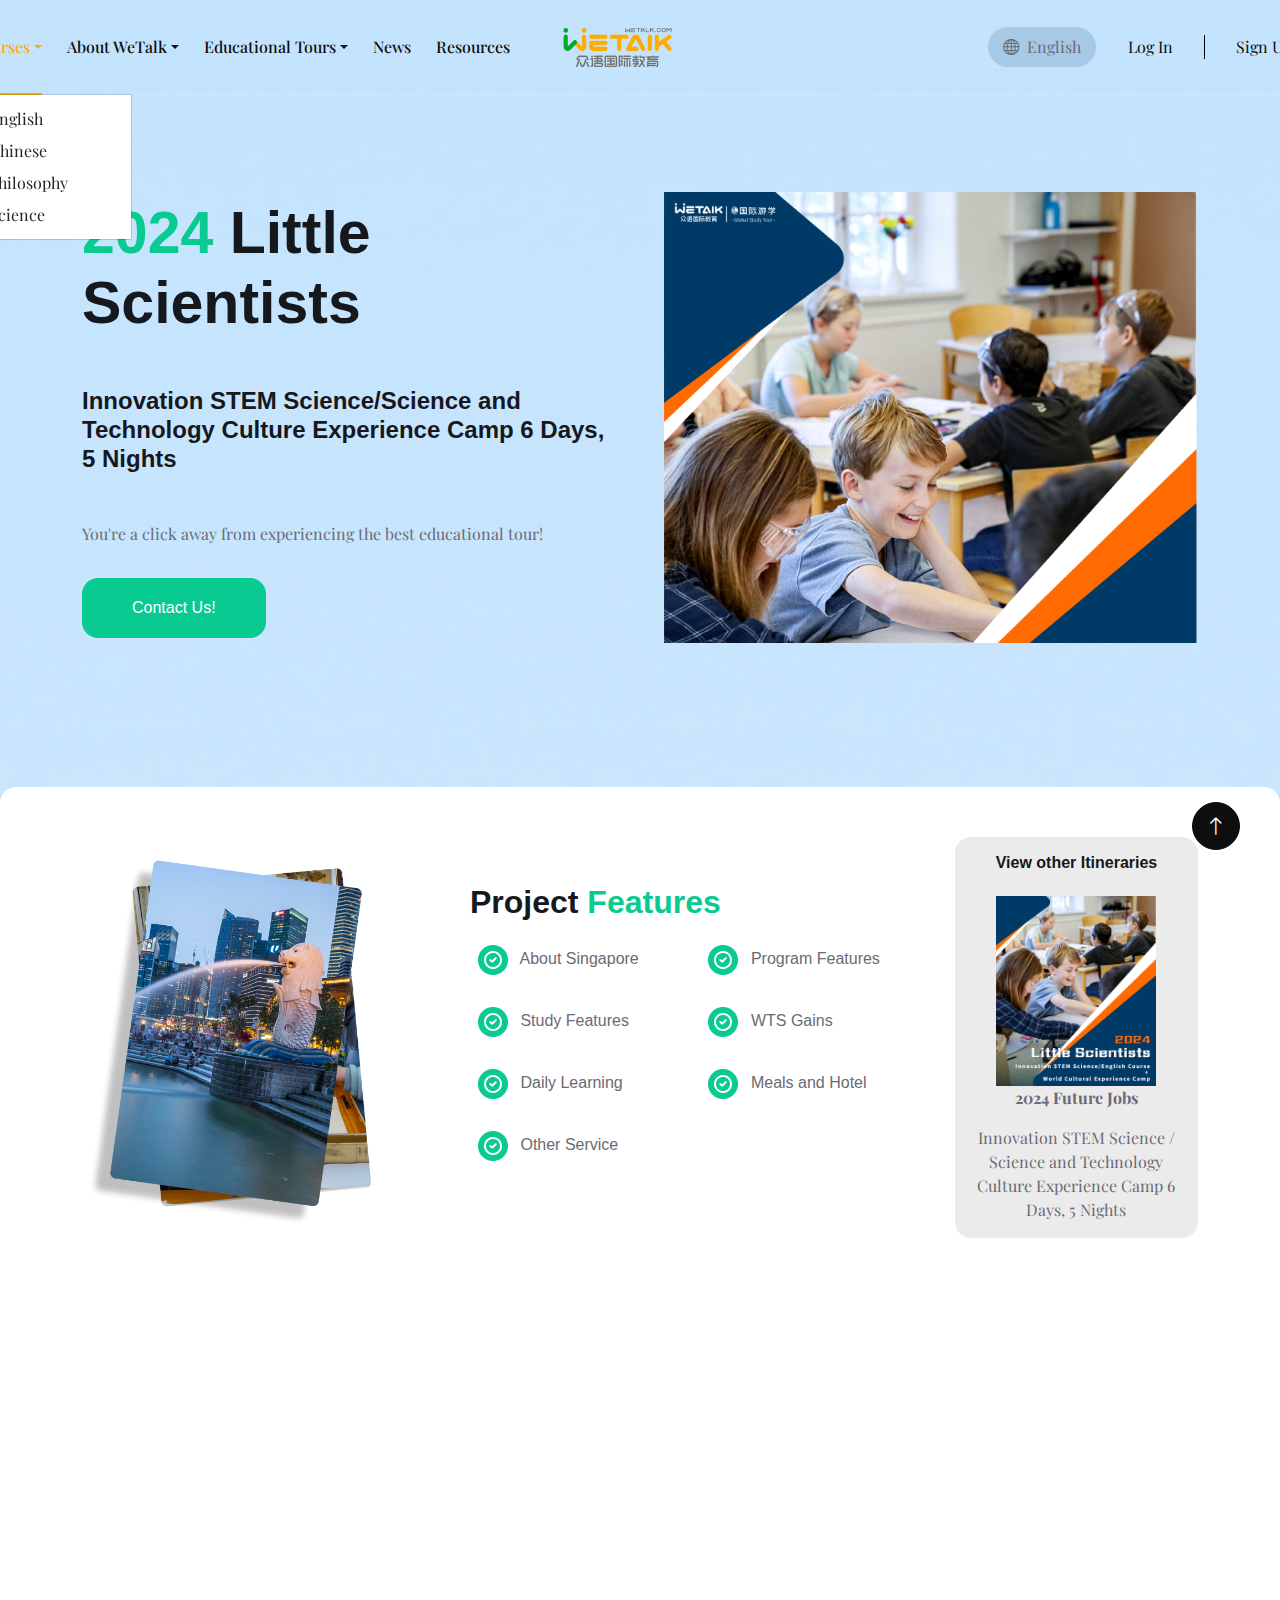
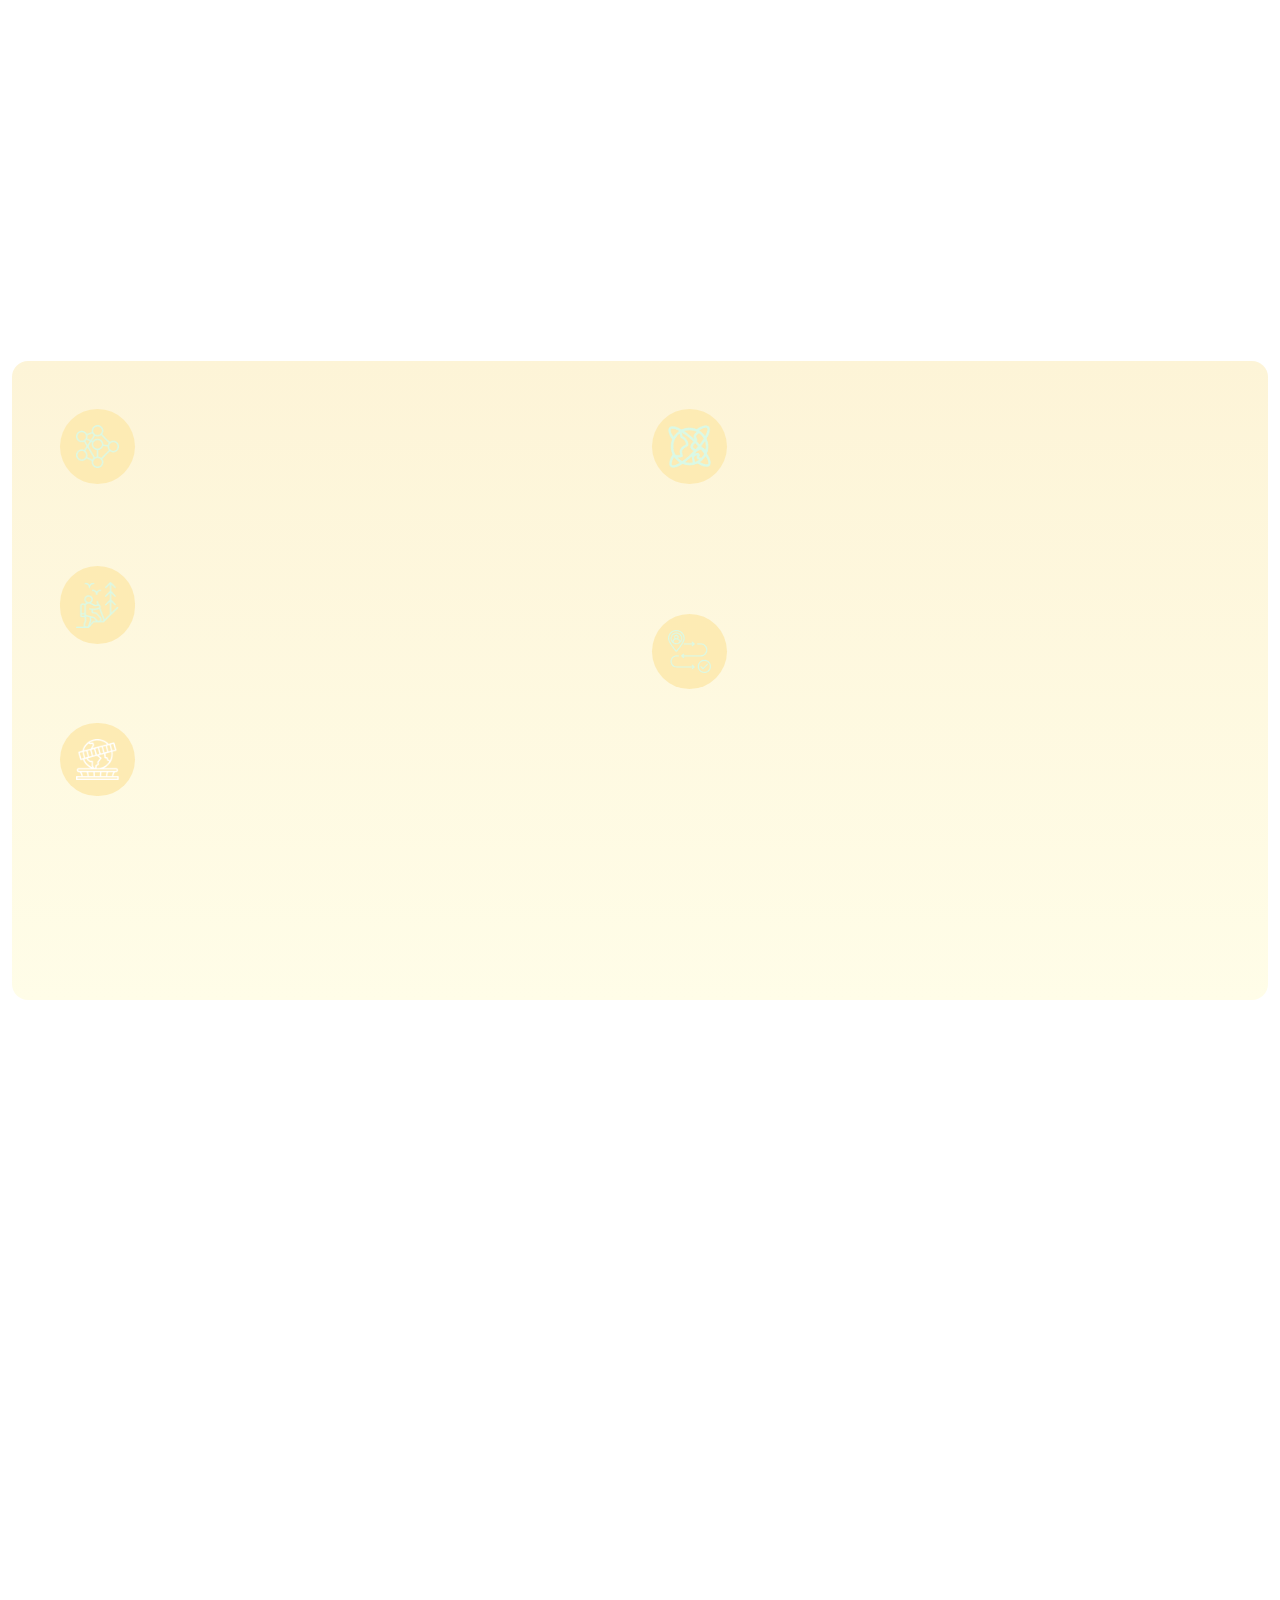
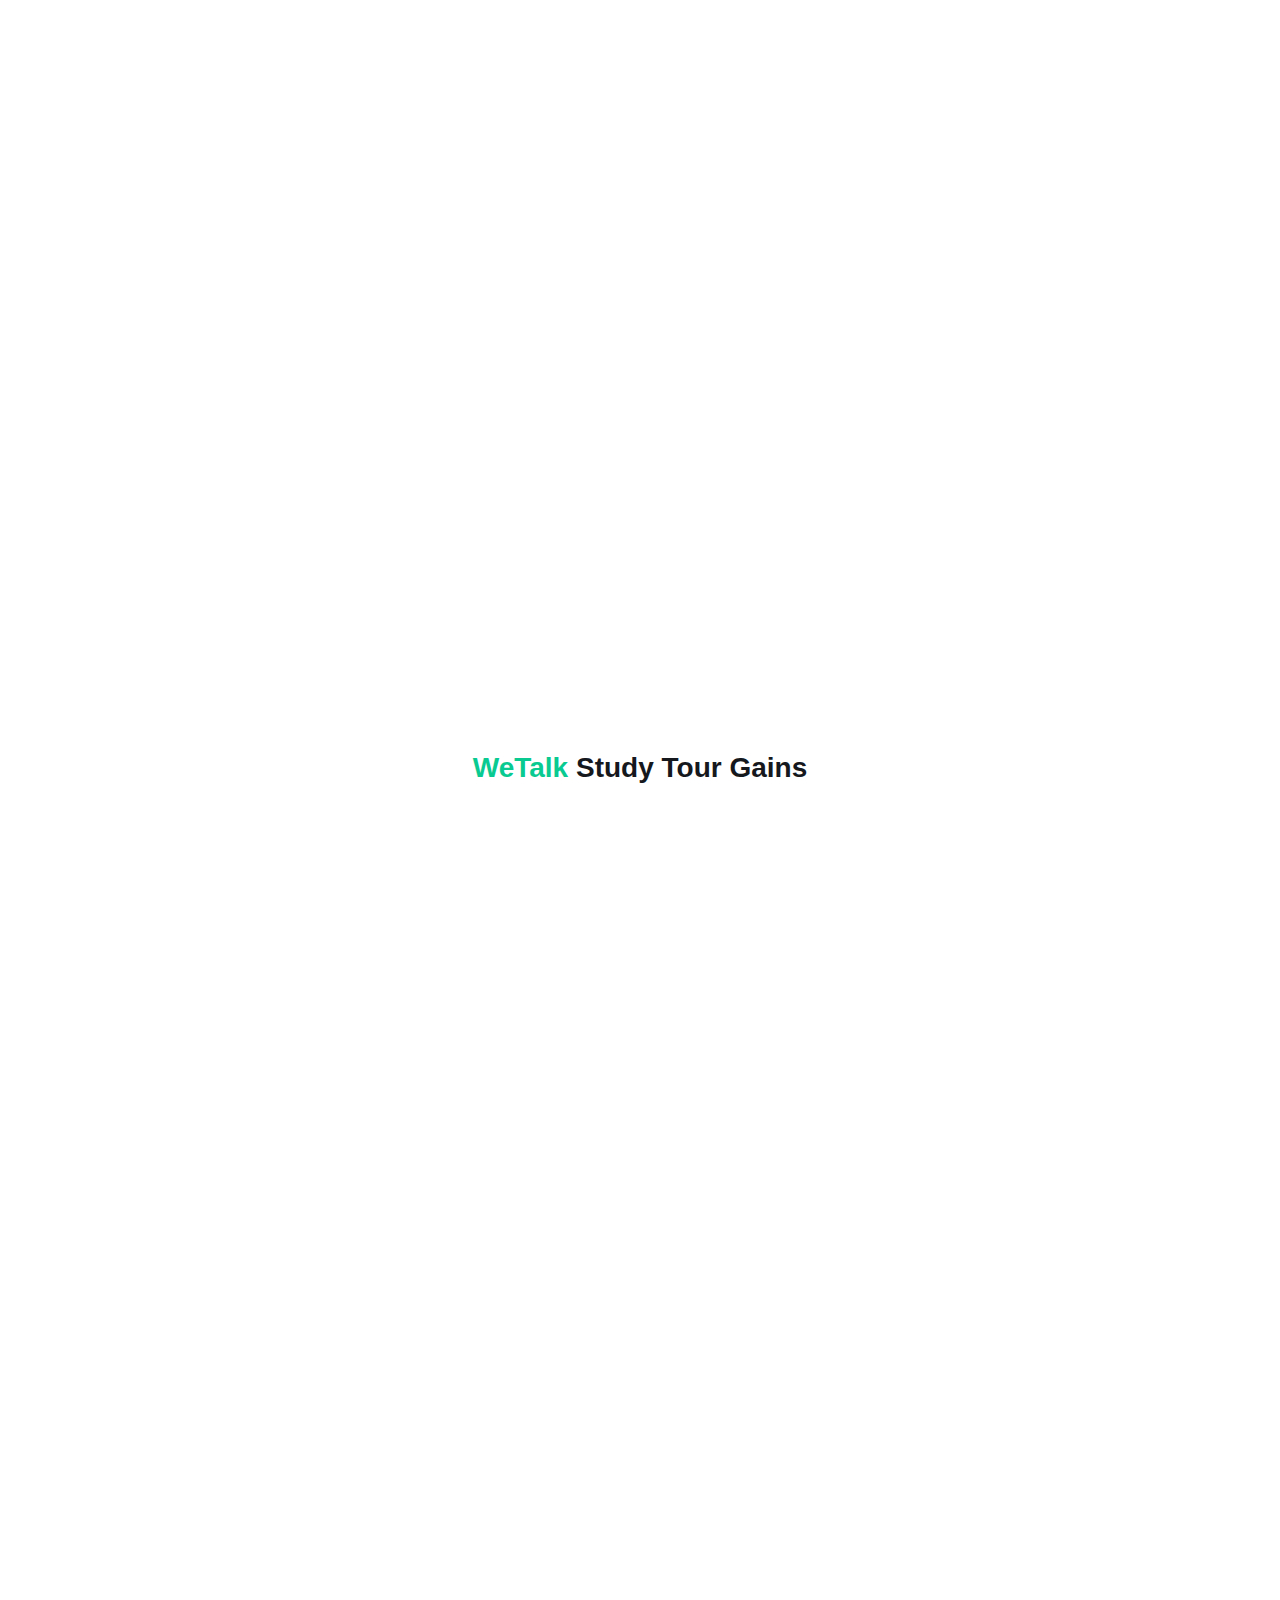
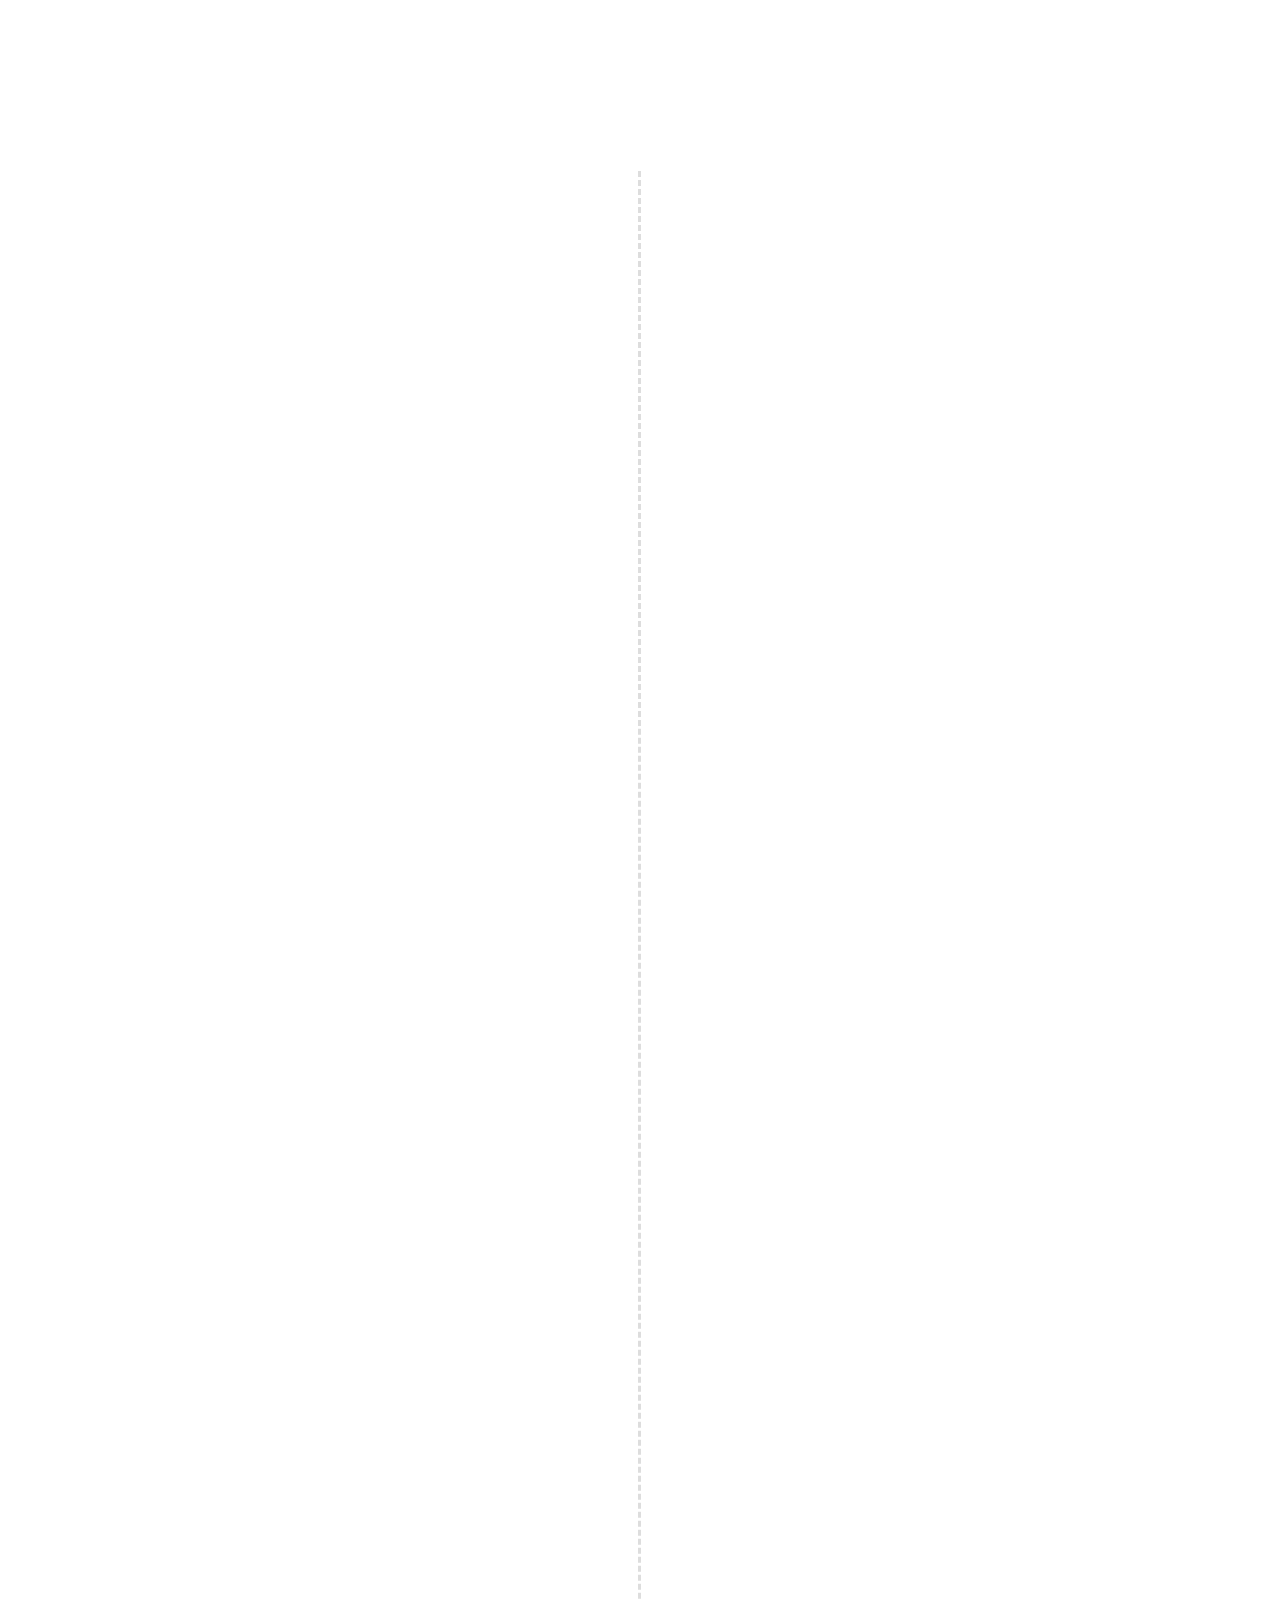
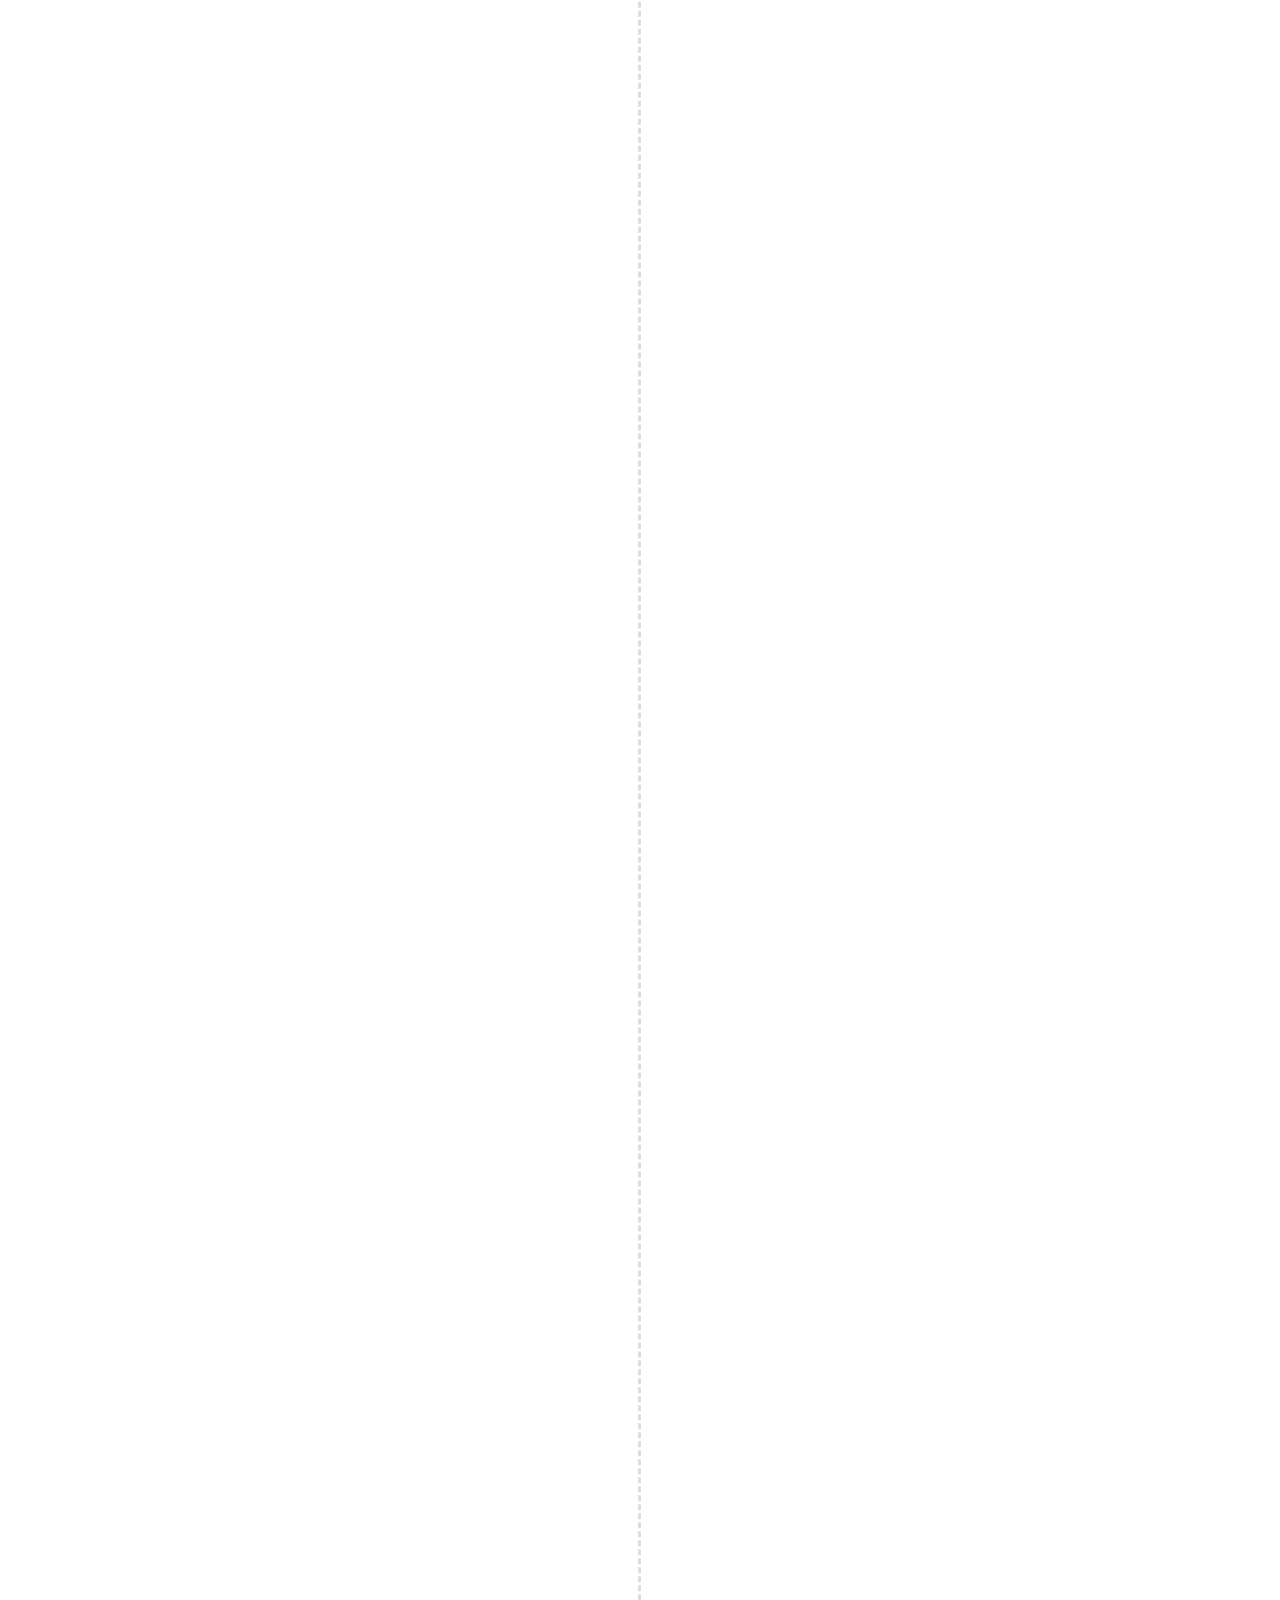
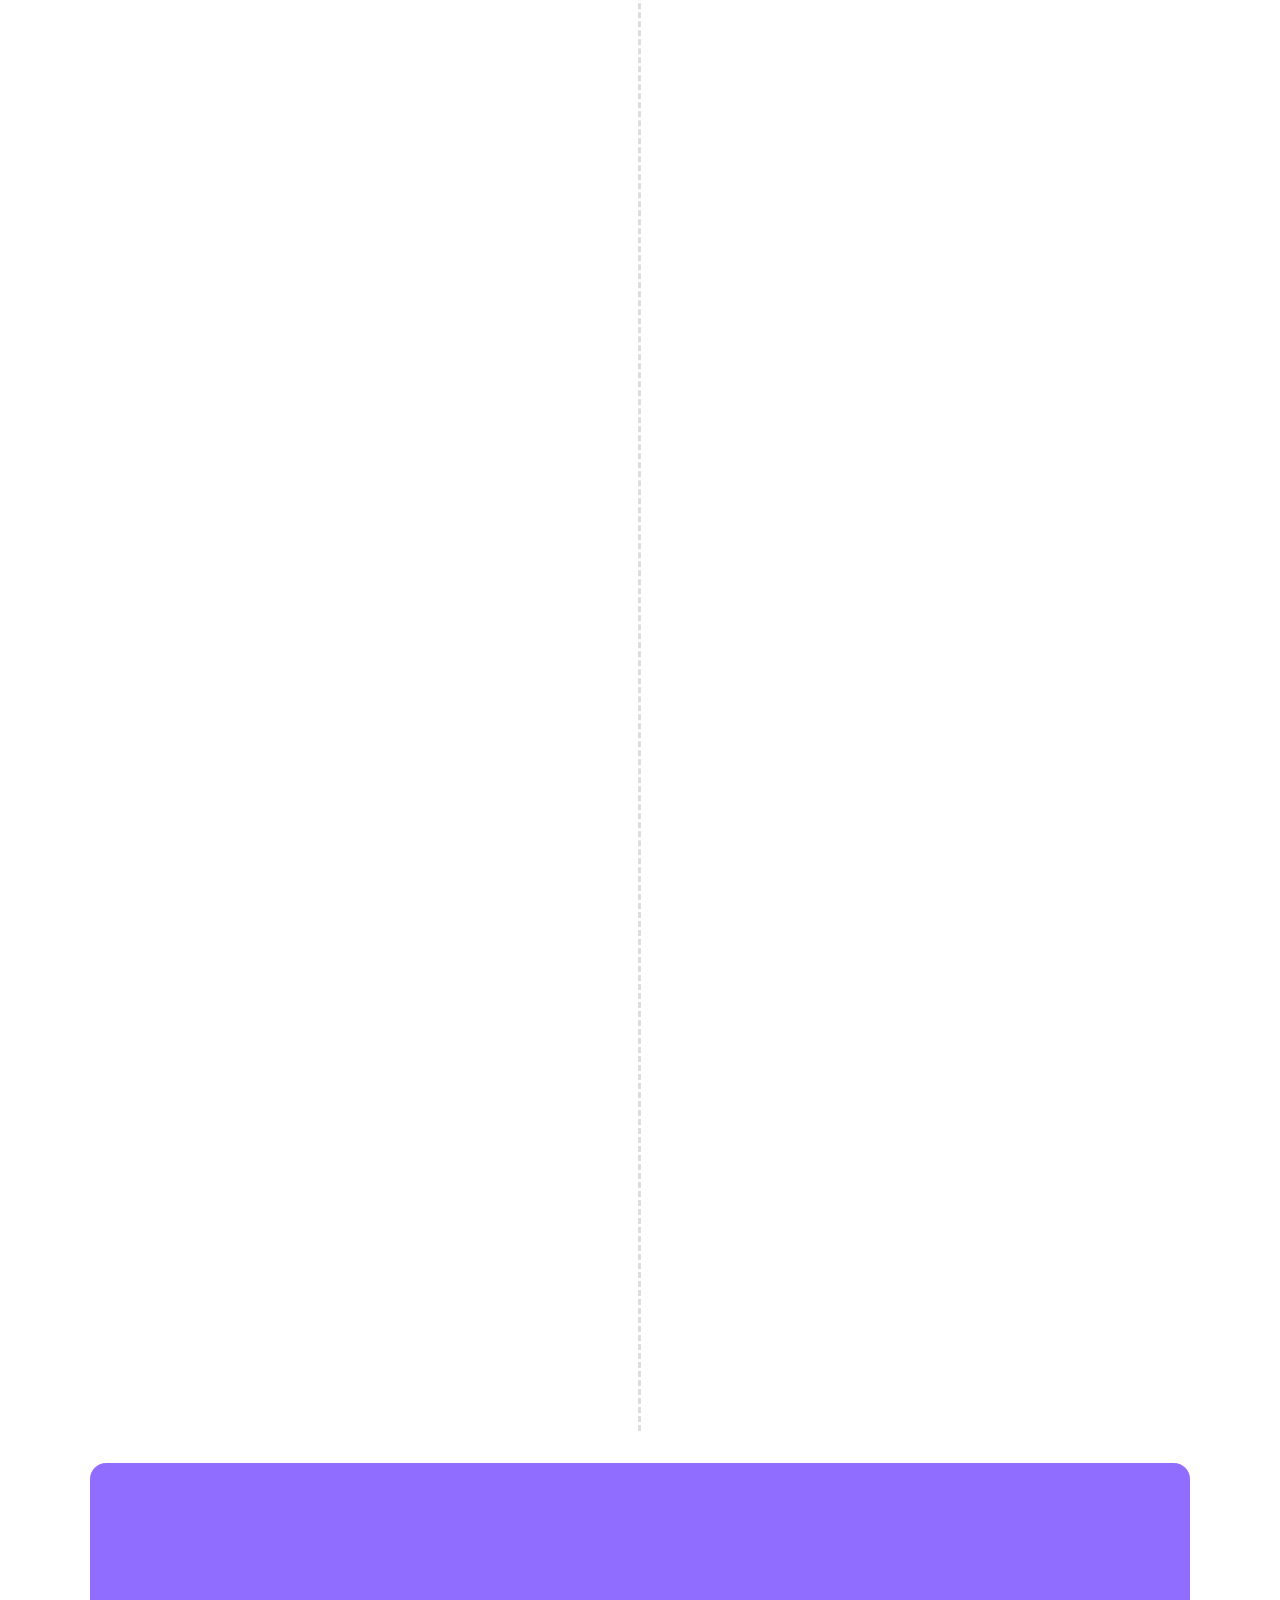
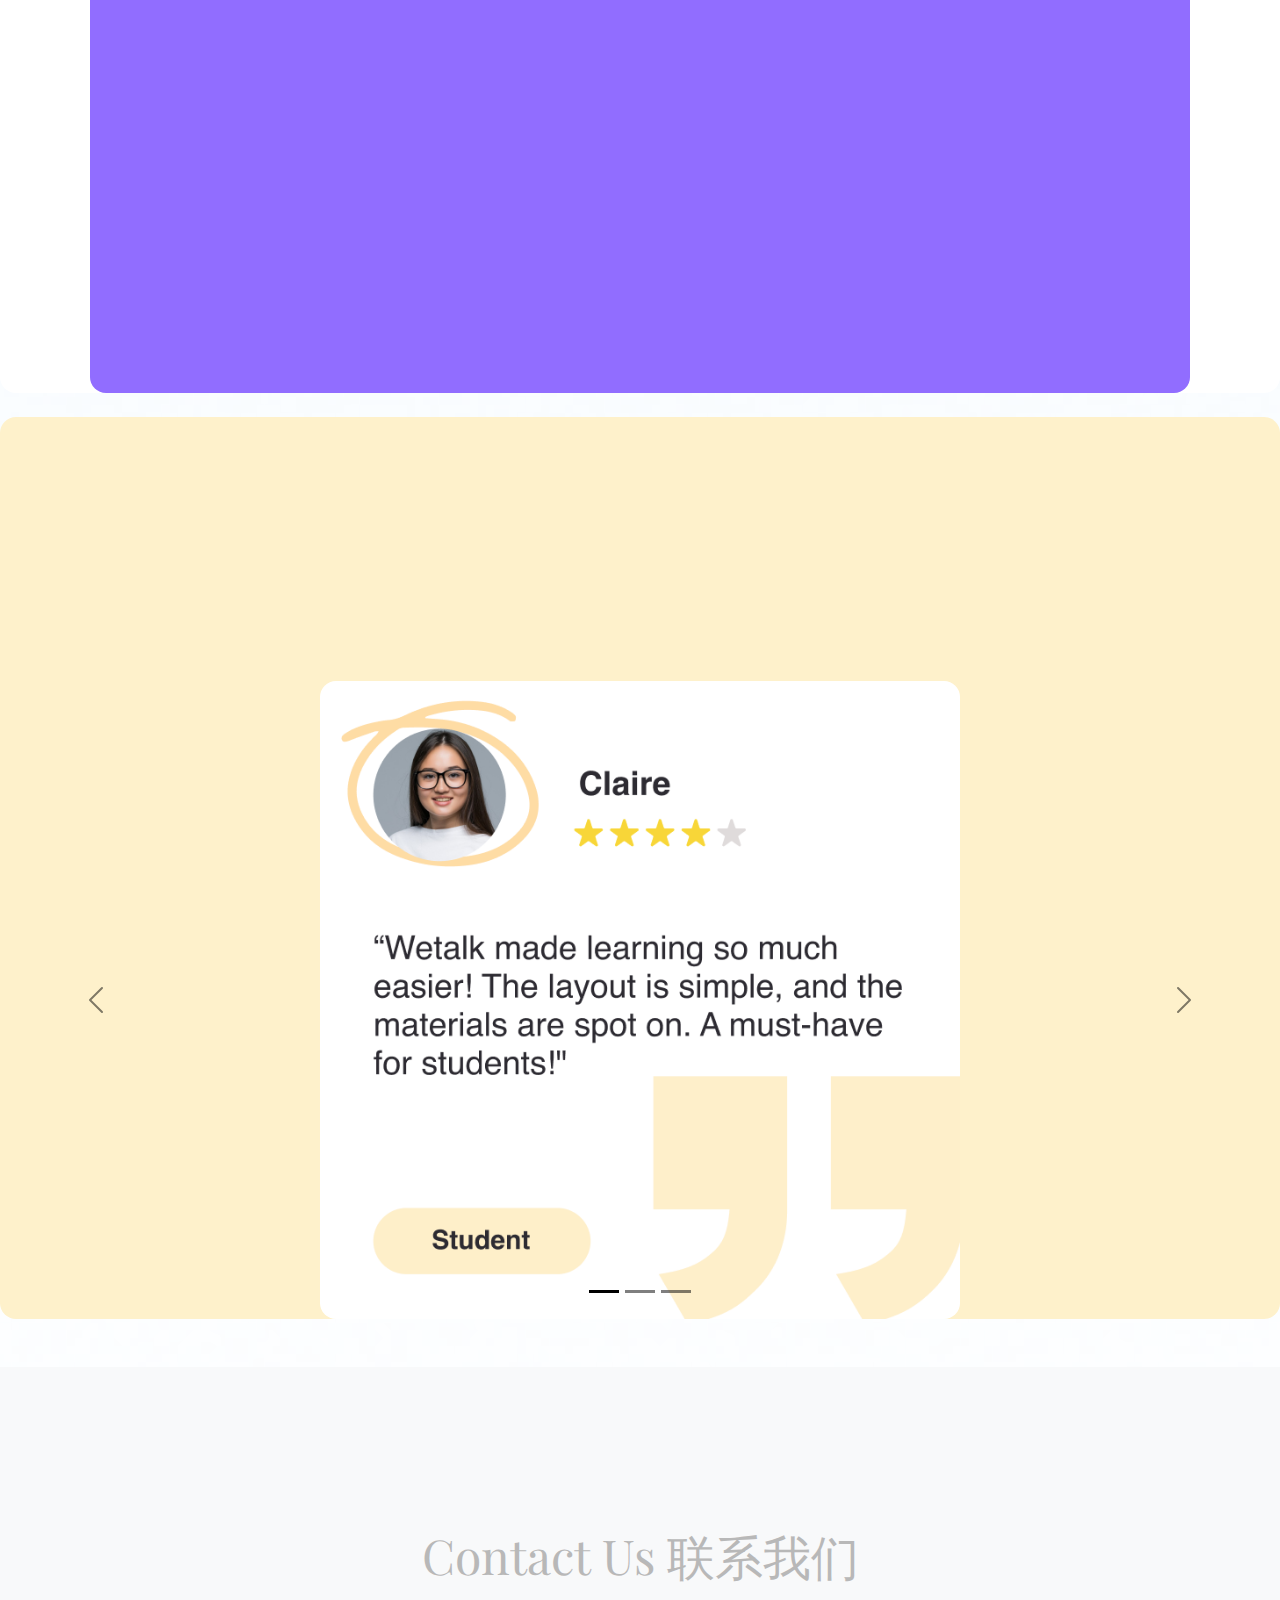
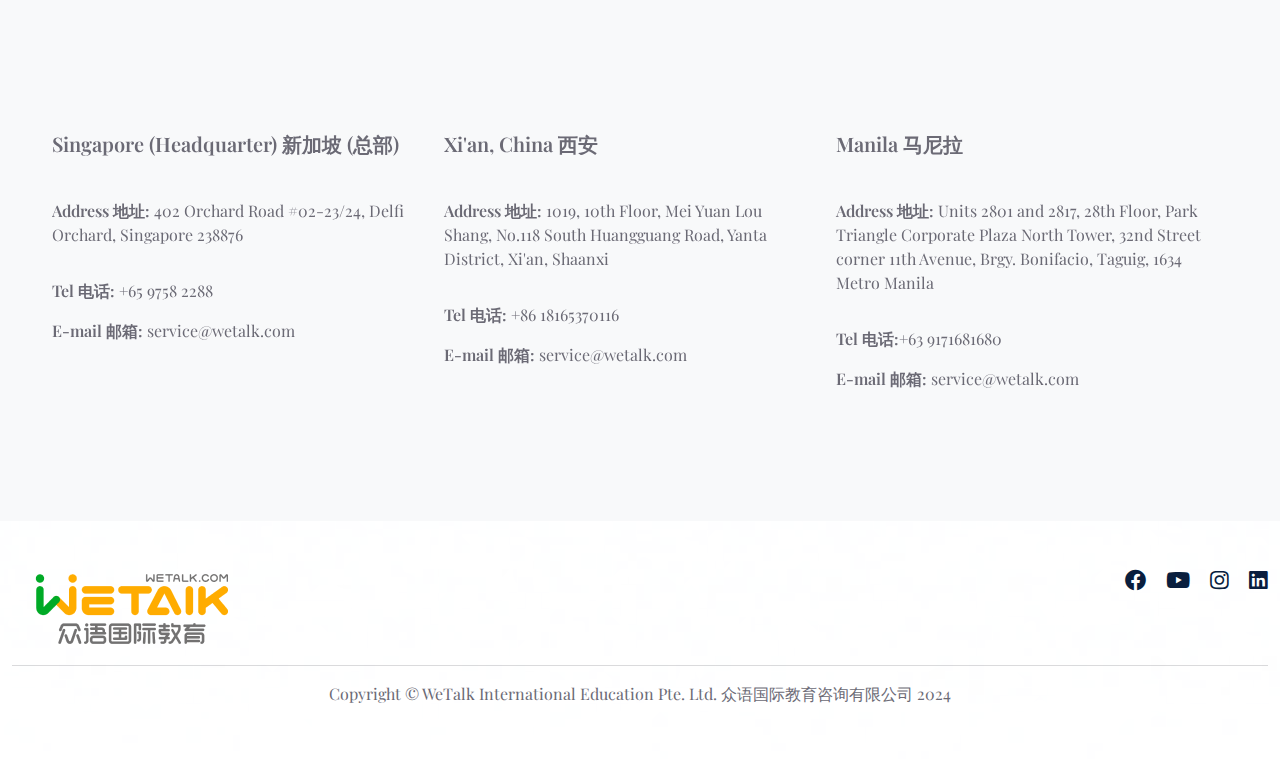
<file: little-scientists.html>
<!DOCTYPE html>
<html lang="en">

<head>
    <meta charset="utf-8">
    <title>Little Scientists</title>
    <meta content="width=device-width, initial-scale=1.0" name="viewport">
    <meta content="" name="keywords">
    <meta content="" name="description">

    <!-- Favicon -->
    <link href="img/favicon.ico" rel="icon">

    <!-- Google Web Fonts -->
    <link rel="preconnect" href="https://fonts.googleapis.com">
    <link rel="preconnect" href="https://fonts.gstatic.com" crossorigin>
    <link href="https://fonts.googleapis.com/css2?family=Heebo:wght@400;500;600&family=Inter:wght@700;800&display=swap" rel="stylesheet">
    <link href='https://fonts.googleapis.com/css?family=Playfair Display' rel='stylesheet'> 

    <!-- Icon Font Stylesheet -->
    <link href="https://cdnjs.cloudflare.com/ajax/libs/font-awesome/5.10.0/css/all.min.css" rel="stylesheet">
    <link href="https://cdn.jsdelivr.net/npm/bootstrap-icons@1.4.1/font/bootstrap-icons.css" rel="stylesheet">

    <!-- Libraries Stylesheet -->
    <link href="lib/animate/animate.min.css" rel="stylesheet">
    <link href="lib/owlcarousel/assets/owl.carousel.min.css" rel="stylesheet">

    <!-- Customized Bootstrap Stylesheet -->
    <link href="css/bootstrap.min.css" rel="stylesheet">

    <!-- Template Stylesheet -->
    <link href="css/style.css" rel="stylesheet">
</head>

<body>
    <div class="educ-img">
        <!-- White Rounded Div (after navbar) -->
        <div class="container-xxl p-0" style="background-color: transparent;">
            <!-- Spinner Start -->
            <div id="spinner" class="show bg-white position-fixed translate-middle w-100 vh-100 top-50 start-50 d-flex align-items-center justify-content-center">
                <div class="spinner-border text-primary" style="width: 3rem; height: 3rem;" role="status">
                    <span class="sr-only">Loading...</span>
                </div>
            </div>
            <!-- Spinner End -->


            <!-- Navbar & Hero Start -->
            <div class="container-xxl position-relative p-0">
                <nav class="navbar navbar-expand-lg navbar-light px-4 px-lg-1 py-3 py-lg-0" style="justify-content: center;">
                    <button class="navbar-toggler" type="button" data-bs-toggle="collapse" data-bs-target="#navbarCollapse">
                        <span class="fa fa-bars"></span>
                    </button>
                    <div class="collapse navbar-collapse" id="navbarCollapse">
                        <div class="navbar-nav py-0">
                            <div class="nav-item dropdown">
                                <a href="courses.html" class="nav-link dropdown-toggle-icon">Courses</a>
                                <div class="dropdown-menu m-0">
                                    <a href="" class="dropdown-item">English</a>
                                    <a href="" class="dropdown-item">Chinese</a>
                                    <a href="" class="dropdown-item">Philosophy</a>
                                    <a href="" class="dropdown-item">Science</a>
                                </div>
                            </div>
                            <div class="nav-item dropdown">
                                <a href="about.html" class="nav-link dropdown-toggle-icon">About WeTalk</a>
                                <div class="dropdown-menu m-0">
                                    <a href="about.html" class="dropdown-item">History</a>
                                    <a href="about.html" class="dropdown-item">Campus</a>
                                    <a href="about.html" class="dropdown-item">Charity</a>
                                </div>
                            </div>
                            <div class="nav-item dropdown">
                                <a href="eductour.html" class="nav-link dropdown-toggle-icon">Educational Tours</a>
                                <div class="dropdown-menu m-10">
                                    <a href="" class="dropdown-item">Study and Tour</a>
                                    <a href="" class="dropdown-item">Study Abroad</a>
                                </div>
                            </div>
                            <a href="" class="nav-item nav-link">News</a>
                            <a href="" class="nav-item nav-link">Resources</a>

                            
                        </div>
                    </div>

                    <a href="index.html" class="navbar-brand d-flex align-items-center">
                        <img src="img/wetalk/wetalk-logo.png" alt=""
                                style="width: auto;">
                    </a>

                    <div class="search-input" style="opacity: 0;">
                        <form id="search" action="#">
                            <input type="text" placeholder="Search" id='searchText' name="searchKeyword" onkeypress="handle" />
                            <i class="fa fa-search"></i>
                        </form>
                    </div>  

                    <!-- Language Selector -->
                    <div class="language-selector d-flex align-items-center me-3 mx-1">
                        <i class="bi bi-globe"></i>
                        <span>English</span>
                    </div>
                    
                    <!-- Log In and Sign Up Links -->
                    <a href="" class="nav-item nav-link">Log In</a>
                    <div class="navbar-divider"></div>
                    <a href="" class="nav-link">Sign Up</a>
                
                </nav>

                <div class="container-xxl page-header">
                    <div class="container">
                        <div class="row g-5 align-items-center">
                            <div class="col-lg-6 text-center text-lg-start">
                                <h1 class="mb-5 animated zoomIn" style="font-size: 59px;"><span style="color: #09CA91;">2024</span> Little Scientists</h1>
                                <h4 class="mb-5 animated zoomIn">Innovation STEM Science/Science and Technology Culture Experience Camp 6 Days, 5 Nights</h4>
                                <p class="pb-3 animated zoomIn">You're a click away from experiencing the best educational tour!</p>
                                <a href="" class="btn btn-green border-2 py-3 px-5 animated slideInRight" style="border-radius: 1rem;">Contact Us!</a>
                            </div>
                            <div class="col-lg-6 text-center text-lg-start">
                                <img class="img-fluid animated zoomIn" src="img/wetalk/little-scientists-img.png" alt="">
                            </div>
                        </div>
                    </div>
                </div>
            </div>
            <!-- Navbar & Hero End -->

            <div class="div-rounded bg-white">
                <!-- Project Features -->
                <div class="container-xxl">
                    <div class="container">
                        <div class="row g-5 align-items-center">
                            <div class="col-lg-4 wow zoomIn" data-wow-delay="0.1s">
                                <img class="img-fluid" src="img/wetalk/img-group-6.png">
                            </div>
                            <div class="col-lg-5 wow fadeInUp text-center" data-wow-delay="0.1s">
                                <h2 class="mb-4 text-start">Project <span style="color: #09CA91;">Features</span></h2>
                                <div class="row helvetica">
                                    <div class="col-6 text-start">  
                                        <p class="pb-3 animated zoomIn">
                                            <img class="mx-2" src="img/wetalk/check-mark.png">
                                            About Singapore
                                        </p>  
                                        <p class="pb-3 animated zoomIn">
                                            <img class="mx-2" src="img/wetalk/check-mark.png">
                                            Study Features
                                        </p> 
                                        <p class="pb-3 animated zoomIn">
                                            <img class="mx-2" src="img/wetalk/check-mark.png">
                                            Daily Learning
                                        </p> 
                                        <p class="pb-3 animated zoomIn">
                                            <img class="mx-2" src="img/wetalk/check-mark.png">
                                            Other Service
                                        </p>                        
                                    </div>
                                    <div class="col-6 text-start">
                                        <p class="pb-3 animated zoomIn">
                                            <img class="mx-2" src="img/wetalk/check-mark.png">
                                            Program Features
                                        </p> 
                                        <p class="pb-3 animated zoomIn">
                                            <img class="mx-2" src="img/wetalk/check-mark.png">
                                            WTS Gains
                                        </p> 
                                        <p class="pb-3 animated zoomIn">
                                            <img class="mx-2" src="img/wetalk/check-mark.png">
                                            Meals and Hotel
                                        </p> 
                                    </div>
                                </div>
                            </div>
                            <div class="div-rounded col wow fadeInUp text-center px-3 py-3 mx-4" data-wow-delay="0.1s" style="background-color: #EBEBEB;">
                                <h6 class="mb-4 text-center">View other Itineraries</h6>
                                <div class="row">
                                    <p class="text-center justify-content-center" style="font-weight: bold; display: grid;">
                                        <img class="thumbnail-educ" src="img/wetalk/future-jobs.png">
                                        2024 Future Jobs
                                    </p>
                                    <span>Innovation STEM Science / Science and Technology Culture Experience Camp 6 Days, 5 Nights</span>
                                </div>
                            </div>
                        </div>
                    </div>
                </div>

                <!-- Program Features -->
                <div class="container-xxl text-center my-6" data-wow-delay="0.1s">
                    <h3 class="mb-4 text-center wow animated slideInRight">About <span style="color: #09CA91;">Singapore</span></h3>
                    <div class="row" data-wow-delay="0.1s">
                        <img class="col card-custom wow zoomIn" src="img/wetalk/yellow.png">
                        <img class="col card-custom wow zoomIn" src="img/wetalk/green.png">
                        <img class="col card-custom wow zoomIn" src="img/wetalk/blue.png">
                    </div>
                </div>

                <!-- Program Features -->
                <div class="container-xxl text-center my-6 py-5" data-wow-delay="0.2s">
                    <h3 class="mb-4 text-center wow animated slideInRight">Program <span style="color: #09CA91;">Features</span></h3>
                    <div class="div-rounded px-4 py-4 gradient-background-yellow">
                        <div class="row py-4 px-4">
                            <div class="col-6">
                                <div class="row">
                                    <div class="col-2">
                                        <div class="px-3 py-3 rounded-pill justify-content-center" style="background: #FDEBB4;">
                                            <img class="img-fluid" src="img/wetalk/innovative.png">
                                        </div>
                                    </div>
                                    <div class="col-9 text-start helvetica">
                                        <h4 class="pb-3 wow animated zoomIn">
                                            Innovative STEM Curriculum
                                        </h4>
                                        <p class="pb-3 wow animated zoomIn">
                                            STEM courses play a significant role in cultivating children's comprehensive qualities and fostering academic thinking habits.
                                        </p>
                                    </div>
                                </div>

                                <div class="row">
                                    <div class="col-2">
                                        <div class="px-3 py-3 rounded-pill justify-content-center" style="background: #FDEBB4;">
                                            <img class="img-fluid" src="img/wetalk/outdoor.png">
                                        </div>
                                    </div>
                                    <div class="col-9 text-start helvetica">
                                        <h4 class="pb-3 wow animated zoomIn">
                                            Outdoor Classroom Adventures
                                        </h4>
                                        <p class="pb-3 wow animated zoomIn">
                                            STEM courses play a significant role in cultivating children's comprehensive qualities and fostering academic thinking habits.
                                        </p>
                                    </div>
                                </div>

                                <div class="row">
                                    <div class="col-2">
                                        <div class="px-3 py-3 rounded-pill justify-content-center" style="background: #FDEBB4;">
                                            <img class="img-fluid" src="img/wetalk/universal.png">
                                        </div>
                                    </div>
                                    <div class="col-9 text-start helvetica">
                                        <h4 class="pb-3 wow animated zoomIn">
                                            Universal Studios Adventure
                                        </h4>
                                        <p class="pb-3 wow animated zoomIn">
                                            Experience the best of both worlds at Universal Studios, where you can enjoy classic theme park attractions while immersing yourself in the rich cultural tapestry of Singapore. From the iconic scenes of movies like Jurassic Park, Indiana Jones, and Madagascar, you'll find a blend of Southeast Asian charm.
                                        </p>
                                    </div>
                                </div>
                            </div>
                            <div class="col-6">
                                <div class="row">
                                    <div class="col-2">
                                        <div class="px-3 py-3 rounded-pill justify-content-center" style="background: #FDEBB4;">
                                            <img class="img-fluid" src="img/wetalk/world.png">
                                        </div>
                                    </div>
                                    <div class="col-9 text-start helvetica">
                                        <h4 class="pb-3 wow animated zoomIn">
                                            World-Class School Visits
                                        </h4>
                                        <p class="pb-3 wow animated zoomIn">
                                            Engage in top-notch cultural exchanges by visiting prestigious institutions like the National University of Singapore and Nanyang Technological University, immersing in the atmosphere of leading academic institutions.
                                        </p>
                                    </div>
                                </div>

                                <div class="row">
                                    <div class="col-2">
                                        <div class="px-3 py-3 rounded-pill justify-content-center" style="background: #FDEBB4;">
                                            <img class="img-fluid" src="img/wetalk/cultural.png">
                                        </div>
                                    </div>
                                    <div class="col-9 text-start helvetica">
                                        <h4 class="pb-3 wow animated zoomIn">
                                            Cultural and Artistic Journey in Singapore
                                        </h4>
                                        <p class="pb-3 wow animated zoomIn">
                                            Embark on a cultural and artistic exploration of Singapore, visiting iconic landmarks and experiencing the unique local art and culture.
                                        </p>
                                    </div>
                                </div>
                            </div>
                        </div>
                    </div>
                </div>

                <!-- Study Features -->
                <div class="container-xxl text-center my-6" data-wow-delay="0.1s">
                    <h3 class="mb-4 text-center wow slideInRight">Study <span style="color: #09CA91;">Features</span></h3>
                    <div class="study-card-container">
                        <div class="study-card wow zoomIn">
                            <h2><strong>SCIENCE</strong> DNA Science Experiment Course</h2>
                            <p>Step into the laboratory of the Singapore Science Center to personally master precise identification techniques and experimental skills, experiencing the thrilling process of unraveling mysterious crimes.</p>
                        </div>

                        <div class="study-card wow zoomIn">
                            <h2><strong>AQUARIUM</strong> Nature Tour</h2>
                            <p>Visits to the SEA Aquarium and Singapore Zoo provide up-close encounters with the wonders of nature, enhancing understanding of marine life and animals while experiencing the magic and beauty of the natural world.</p>
                        </div>

                        <div class="study-card wow zoomIn">
                            <h2><strong>CULTURE</strong> Cultural Journey</h2>
                            <p>Embark on a visit to iconic symbols of Singapore such as the Merlion and explore various historical buildings throughout the city.</p>
                        </div>

                        <div class="study-card wow zoomIn">
                            <h2><strong>CULTURAL DIVERSITY</strong> Multicultural Activities</h2>
                            <p>Explore Chinatown, visit Kampong Glam to sketch architectural details, and engage in traditional textile pattern drawing, fostering an understanding of Singapore's three major ethnic groups through language immersion.</p>
                        </div>
                    </div>
                </div>

                <!--SMU Section-->
                <div class="container-xxl">
                    <div class="container">
                        <div class="row g-5 align-items-center">
                            <div class="col-lg-6 wow fadeInUp text-center" data-wow-delay="0.1s">
                                <h6 class="mb-4">Singapore Management University (SMU), abbreviated as SMU, is one of Asia's top universities, renowned internationally for its world-class research and excellence in teaching. Established in 2000, SMU's mission is to conduct cutting-edge research with global impact and to nurture leaders for the knowledge economy who are broad-based, creative, and entrepreneurial. SMU's education is known for its highly interactive, collaborative, and project-based learning approach.</h6>
                                <a href="" class="btn btn-green border-2 py-3 px-5 animated slideInRight" style="border-radius: 1rem;">Learn More!</a>
                            </div>
                            <div class="col-lg-6 wow zoomIn" data-wow-delay="0.1s">
                                <img class="img-fluid" src="img/wetalk/SMU-1.png">
                                <div class="py-3" style="display: inline-flex; gap: 1rem;">
                                    <img class="img-fluid w-50 " src="img/wetalk/SMU-2.png">
                                    <img class="img-fluid w-50 " src="img/wetalk/SMU-3.png">
                                </div>
                            </div>
                        </div>
                    </div>
                </div>
                <!-- SMU Section End -->

                <div class="container-xxl text-center my-6" data-wow-delay="0.1s">
                    <h3 class="mb-4 text-center"><span style="color: #09CA91;">WeTalk</span> Study Tour Gains</h3>
                    <div class="row" data-wow-delay="0.1s">
                        <img class="col card-custom wow zoomIn" src="img/wetalk/card-9.png">
                        <img class="col card-custom wow zoomIn" src="img/wetalk/card-10.png">
                    </div>
                    <div class="row" data-wow-delay="0.1s">
                        <img class="col card-custom wow zoomIn" src="img/wetalk/card-11.png">
                        <img class="col card-custom wow zoomIn" src="img/wetalk/card-12.png">
                    </div>
                    <a href="" class="btn btn-green border-2 py-3 px-5 my-4 wow animated slideInRight" style="border-radius: 1rem;">Try Now!</a>
                </div>

                <!-- Timeline Start -->
                <div class="timeline helvetica">
                    <!-- Day 1 -->
                    <div class="timeline-event right wow fadeInUp">
                        <div class="container-xxl">
                            <div class="row align-items-start">
                                <div class="col-md-6 text-start">
                                    <h4 class="event-title"><span class="event-day">DAY 01</span> Embark on the Singapore Study Tour</h4>
                                    <div class="text-start">
                                        <p><strong>Location:</strong> Shanghai, China - Singapore</p>
                                        <p>Arrival at Singapore Changi Airport, immigration procedures, short welcome ceremony at the airport, itinerary introduction, and distribution of customized WeTalk shopping bags. Transfer to the hotel after airport pickup for check-in and rest (3 pm check-in).</p>
                                        <p><strong>Dinner:</strong> Welcome Dinner</p>
                                    </div>
                                </div>
                                <div class="col-md-6 text-center">
                                    <img src="./img/little-scientist/Group 422.png" alt="Image 1" class="img-fluid" style="max-height: 40rem; width: auto;">
                                </div>
                            </div>
                        </div>
                    </div>

                    <!-- Day 2 -->
                    <div class="timeline-event left wow fadeInUp">
                        <div class="container-xxl">
                            <div class="row align-items-start">
                                <div class="col-md-6 text-start">
                                    <h4 class="event-title" onclick="toggleContent(this)"><span class="event-day">DAY 02</span> Innovative STEM Science Class</h4>
                                    <p><span class="event-subtitle">Fun English Class - Lesson 1</span></p>
                                    <p><strong>Course Theme:</strong> Introduction to Coding, Understanding Code Monkey</p>
                                    <p><strong>Scientific Knowledge:</strong> Introduction to Coding Concepts</p>
                                    <p><strong>Activity expansion:</strong> On-site programming using Code Monkey/Python software for beginner-level coding.</p>
                                    <p>Visit to Landmark Buildings, including the Merlion, Esplanade Park, and more, for a panoramic view of Singapore. Experience cultural insights and traditional markets in Singapore's Chinatown, Little India, and Kampong Glam.</p>
                                    <p><strong>Evening Assignment:</strong> Organize the knowledge points learned during the day's programming class.</p>
                                </div>
                                <div class="col-md-6 text-center">
                                    <img src="./img/little-scientist/Group 423.png" alt="Image 2" class="img-fluid" style="max-height: 40rem; width: auto;">
                                </div>
                            </div>
                        </div>
                    </div>

                    <!-- Day 3 -->
                    <div class="timeline-event right wow fadeInUp">
                        <div class="container-xxl">
                            <div class="row align-items-start">
                                <div class="col-md-6 text-start">
                                    <h4 class="event-title" onclick="toggleContent(this)"><span class="event-day">DAY 03</span> Innovative STEM Science Class</h4>
                                    <p><span class="event-subtitle">Fun English Class - Lesson 2</span></p>
                                    <p><strong>Course Theme:</strong> Learning Code Monkey Programming Software Scientific Knowledge: Basic Program Implementation Activity Extension: On-site use of software for LEGO programming</p>
                                    <p><strong>Elite Scholar Study Tour:</strong> Visit to World-Class Institutions - National University of Singapore Study Destination: The National University of Singapore (NUS) is a world-renowned comprehensive university, ranked 8th in the QS World University Rankings and 1st in Asia. Nanyang Technological University (NTU) is another top-tier institution established by the Singaporean government, ranked 19th in the QS World University Rankings. </p>
                                    <p><strong>Study Content:</strong> Visit both universities led by current students, exploring distinctive teaching buildings and advanced campus facilities, immersing in the rich academic atmosphere. Learn about the strong disciplines, admission requirements, and enrollment processes of the two top universities, providing insights for decision-making regarding studying in Singapore.</p>
                                    <p><strong>Evening Assignment:</strong> Organize the knowledge points learned during the day's programming class..</p>
                                </div>
                                <div class="col-md-6 text-center">
                                    <img src="./img/little-scientist/Group 424.png" alt="Image 2" class="img-fluid" style="max-height: 40rem; width: auto;">
                                </div>
                            </div>
                        </div>
                    </div>

                    <!-- Day 4 -->
                    <div class="timeline-event left wow fadeInUp">
                        <div class="container-xxl">
                            <div class="row align-items-start">
                                <div class="col-md-6 text-start">
                                    <h4 class="event-title" onclick="toggleContent(this)"><span class="event-day">DAY 04</span> Innovative STEM Science Class</h4>
                                    <p><span class="event-subtitle">Fun English Class - Lesson 3</span></p>
                                    <p><strong>Course Theme:</strong> Learning Code Monkey Programming Software Scientific Knowledge: Basic Program Implementation Activity Extension: On-site use of software for game platforms</p>
                                    <p><strong>Outdoor Study Tour:</strong> Visit to Singapore S.E.A. Aquarium Study Background: Students will visit the world's largest aquarium, embarking on a fascinating exploration of the underwater world. Study Tasks: Get up close with over 10,000 marine creatures from around the world, including majestic exhibits like the Giant Ocean Tank, Moray Eels, and Nurse Sharks. Additionally, observe deep-sea habitats through the world's largest aquarium viewing panel (36 meters long, 8.3 meters high), immersing in the mysterious and captivating marine world while cultivating awareness of marine ecosystem conservation.</p>
                                </div>
                                <div class="col-md-6 text-center">
                                    <img src="./img/little-scientist/Group 425.png" alt="Image 2" class="img-fluid" style="max-height: 40rem; width: auto;">
                                </div>
                            </div>
                        </div>
                    </div>

                    <!-- Day 5 -->
                    <div class="timeline-event right wow fadeInUp">
                        <div class="container-xxl">
                            <div class="row align-items-start">
                                <div class="col-md-6 text-start">
                                    <h4 class="event-title" onclick="toggleContent(this)"><span class="event-day">DAY 05</span> Innovative STEM Science Class</h4>
                                    <p><span class="event-subtitle">Lesson 4</span></p>
                                    <p><strong>Course Theme:</strong> Learning Code Monkey Programming Software</p>
                                    <p><strong>Scientific Knowledge:</strong> Basic Program Implementation</p>
                                    <p><strong>Activity Extension:</strong> On-site use of software with hands-on practice</p>
                                    <p><span class="event-subtitle">Lesson 5</span></p>
                                    <p><strong>Course Theme:</strong> Assessment of Learning Achievements and Certificate Distribution Participate in exams and achieve passing grades to receive the Singapore Science Center Certification.</p>
                                </div>
                                <div class="col-md-6 text-center">
                                    <img src="./img/little-scientist/Group 426.png" alt="Image 2" class="img-fluid" style="max-height: 40rem; width: auto;">
                                </div>
                            </div>
                        </div>
                    </div>
                    
                    <!-- Day 6 -->
                    <div class="timeline-event left wow fadeInUp">
                        <div class="container-xxl">
                            <div class="row align-items-start">
                                <div class="col-md-6 text-start">
                                    <h4 class="event-title" onclick="toggleContent(this)"><span class="event-day">DAY 06</span> Fun Movie-themed Classroom</h4>
                                    <p><span class="event-subtitle">Fun Movie-themed Classroom:</span> Universal Studios Singapore</p>
                                    <p><strong>Fun Movie-themed Classroom:</strong> Universal Studios Singapore Experience Asia's largest movie-themed park, Universal Studios Singapore, with attractions like the Transformers and Egyptian Mummy themed zones under the guidance of teachers.</p>
                                    <p><strong>Study Objectives:</strong> Groups will be assigned tasks to bring back signs or introductions from the visited themed zones. In the evening, enjoy a scenic walk along the beautiful beaches of Sentosa Island, reaching the southernmost point of Southeast Asia.</p>
                                </div>
                                <div class="col-md-6 text-center">
                                    <img src="./img/little-scientist/Group 427.png" alt="Image 2" class="img-fluid" style="max-height: 40rem; width: auto;">
                                </div>
                            </div>
                        </div>
                    </div>

                    <!-- Day 7 -->
                    <div class="timeline-event right wow fadeInUp">
                        <div class="container-xxl">
                            <div class="row align-items-start">
                                <div class="col-md-6 text-start">
                                    <h4 class="event-title" onclick="toggleContent(this)"><span class="event-day">DAY 07</span> Departure from Singapore</h4>
                                    <p><span class="event-subtitle">Fun Movie-themed Classroom:</span> Universal Studios Singapore</p>
                                    <p><strong>Flight Reference:</strong> To be determined Depart from Starlit Changi to the "Singapore Changi International Airport," voted as the world's best airport 12 times, for some last-minute shopping and leisure. Board international flights for the return journey, concluding a delightful international educational experience and returning to our warm homes.</p>
                                </div>
                                <div class="col-md-6 text-center">
                                    <img src="./img/little-scientist/Group 428.png" alt="Image 2" class="img-fluid" style="max-height: 40rem; width: auto;">
                                </div>
                            </div>
                        </div>
                    </div>
                </div>
                <!-- Timeline End -->

                <!-- Certificate Start -->
                <div class="container mb-4">
                    <div class="div-rounded mx-2 px-4 py-4" style="background-color: #916DFF;">
                        <div class="row">
                            <div class="col-5 pt-4 text-start wow slideInLeft">
                                <h2 class="py-4" style="color: white;">Certificate</h2>
                                <h5 class="py-4" style="color: white;">Official Certification STEM Completion Certificate from Singapore Science Center</h5>
                                <p class="py-4 helvetica" style="color: white;">This certificate is authorized and certified by the Singapore Science Center and holds accreditation within local schools in Singapore. In the future, if a child wishes to apply to secondary schools or universities in Singapore, this certificate can serve as an additional merit and background enhancement.</p>
                                <img class="img-fluid wow zoomIn" src="img/wetalk/user-group.png">
                            </div>
                            <div class="col">
                                <img class="img-fluid wow zoomIn" src="img/wetalk/cert-little.png">
                            </div>
                            <div class="col">
                                <img class="img-fluid wow slideInRight" src="img/wetalk/child.png">
                            </div>
                        </div>
                    </div>
                </div>
                <!-- Certificate End -->
            </div>

            <!-- Back to Top -->
            <a href="#" class="btn btn-lg btn-primary btn-lg-square back-to-top"><i class="bi bi-arrow-up"></i></a>
        </div>

        <!-- Second Half -->
        <div class="container-xxl p-0" style="background-color: transparent;">
            <!--Review Start-->
            <div class="div-rounded" style="background-color: #FEF1CB; margin-bottom: 3rem;">
                <div class="row py-6">
                    <div class="wow fadeInUp text-center col" data-wow-delay="0.1s">
                        <h1 class="mb-4 text-center">What they say <span style="color: #09CA91;">about us.</span></h1>
                    </div>              
                </div>

                <div id="carouselExampleIndicators" class="carousel slide">
                    <div class="carousel-indicators" style="filter: invert(1) grayscale(100);">
                        <button type="button" data-bs-target="#carouselExampleIndicators" data-bs-slide-to="0" class="active" aria-current="true" aria-label="Slide 1"></button>
                        <button type="button" data-bs-target="#carouselExampleIndicators" data-bs-slide-to="1" aria-label="Slide 2"></button>
                        <button type="button" data-bs-target="#carouselExampleIndicators" data-bs-slide-to="2" aria-label="Slide 3"></button>
                    </div>
                    <div class="carousel-inner">
                        <div class="carousel-item active">
                            <div class="d-flex justify-content-center">
                                <img src="img/wetalk/review-1.png" class="d-block w-50 div-rounded">
                            </div>
                        </div>
                        <div class="carousel-item">
                            <div class="d-flex justify-content-center">
                                <img src="img/wetalk/review-2.png" class="d-block w-50 div-rounded">
                            </div>
                        </div>
                        <div class="carousel-item">
                            <div class="d-flex justify-content-center">
                                <img src="img/wetalk/review-3.png" class="d-block w-50 div-rounded">
                            </div>
                        </div>
                    </div>
                    <button class="carousel-control-prev" type="button" data-bs-target="#carouselExampleIndicators" data-bs-slide="prev">
                        <span class="carousel-control-prev-icon" style="filter: invert(1) grayscale(100);" aria-hidden="true"></span>
                        <span class="visually-hidden">Previous</span>
                    </button>
                    <button class="carousel-control-next" type="button" data-bs-target="#carouselExampleIndicators" data-bs-slide="next">
                        <span class="carousel-control-next-icon" style="filter: invert(1) grayscale(100);" aria-hidden="true"></span>
                        <span class="visually-hidden">Next</span>
                    </button>
                </div>
            </div>
            <!-- Review End -->
        </div>

        <!-- Footer Start -->
        <div class="" style="background-color:#f8f9fa;">
            <div class="carousel-container container-xxl">
                <div class="col-12 text-center d-block m-auto">
                    <h2 class="text-center" style="padding: 10rem 5rem 8rem 5rem; color: #b8b8b8; font-size: 3rem; font-weight: 200; font-family: Playfair Display;">Contact Us 联系我们</h2>
                    <div id="addressCarousel" class="carousel slide d-flex" data-bs-ride="carousel" data-bs-interval="3000" style="padding-bottom: 5rem;">
                        <div class="carousel-inner">
                            <div class="carousel-item active fw-light" style="height: 20rem;">
                                <div class="row text-start w-100">
                                    <div class="col-md-4 address-card d-flex flex-column">
                                        <p class="fs-5 py-2" style="font-weight: 600!important;">Singapore (Headquarter) 新加坡 (总部)</p>
                                        <p class="py-3"><span style="font-weight: 600!important;">Address 地址:</span> 402 Orchard Road #02-23/24, Delfi Orchard, Singapore 238876</p>
                                        <p><span style="font-weight: 600!important;">Tel 电话:</span> +65 9758 2288</p>
                                        <p><span style="font-weight: 600!important;">E-mail 邮箱:</span> service@wetalk.com</p>
                                    </div>

                                    <div class="col-md-4 address-card d-flex flex-column">
                                        <p class="fs-5 py-2" style="font-weight: 600!important;">Xi'an, China 西安</p>
                                        <p class="py-3"><span style="font-weight: 600!important;">Address 地址:</span> 1019, 10th Floor, Mei Yuan Lou Shang, No.118 South Huangguang Road, Yanta District, Xi'an, Shaanxi</p>
                                        <p><span style="font-weight: 600!important;">Tel 电话:</span> +86 18165370116</p>
                                        <p><span style="font-weight: 600!important;">E-mail 邮箱:</span> service@wetalk.com</p>
                                    </div>

                                    <div class="col-md-4 address-card d-flex flex-column">
                                        <p class="fs-5 py-2" style="font-weight: 600!important;">Manila 马尼拉</p>
                                        <p class="py-3"><span style="font-weight: 600!important;">Address 地址:</span> Units 2801 and 2817, 28th Floor, Park Triangle Corporate Plaza North Tower, 32nd Street corner 11th Avenue, Brgy. Bonifacio, Taguig, 1634 Metro Manila</p>
                                        <p><span style="font-weight: 600!important;">Tel 电话:</span>+63 9171681680</p>
                                        <p><span style="font-weight: 600!important;">E-mail 邮箱:</span> service@wetalk.com</p>
                                    </div>
                                </div>
                            </div>

                            <div class="carousel-item fw-light" style="height: 20rem;">
                                <div class="row text-start w-100">
                                    <div class="col-md-4 address-card d-flex flex-column">
                                        <p class="fs-5 py-2" style="font-weight: 600!important;">Taipei 台北</p>
                                        <p class="py-3 "><span style="font-weight: 600!important;">Address 地址:</span> 2F, No. 10, Section 1, An-He Road, Da-an District, Taipei City 106, Taiwan</p>
                                        <p><span style="font-weight: 600!important;">Tel 电话:</span>+886 227518111</p>
                                        <p><span style="font-weight: 600!important;">E-mail 邮箱:</span> service@wetalk.com</p>
                                    </div>

                                    <div class="col-md-4 address-card d-flex flex-column">
                                        <p class="fs-5 py-2" style="font-weight: 600!important;">Singapore (Headquarter) 新加坡 (总部)</p>
                                        <p class="py-3"><span style="font-weight: 600!important;">Address 地址:</span> 402 Orchard Road #02-23/24, Delfi Orchard, Singapore 238876</p>
                                        <p><span style="font-weight: 600!important;">Tel 电话:</span>+65 9758 2288</p>
                                        <p><span style="font-weight: 600!important;">E-mail 邮箱:</span> service@wetalk.com</p>
                                    </div>

                                    <div class="col-md-4 address-card d-flex flex-column">
                                        <p class="fs-5 py-2" style="font-weight: 600!important;">Xi'an, China 西安</p>
                                        <p class="py-3 "><span style="font-weight: 600!important;">Address 地址:</span> 1019, 10th Floor, Mei Yuan Lou Shang, No.118 South Huangguang Road, Yanta District, Xi'an, Shaanxi</p>
                                        <p><span style="font-weight: 600!important;">Tel 电话:</span> +86 18165370116</p>
                                        <p><span style="font-weight: 600!important;">E-mail 邮箱:</span> service@wetalk.com</p>
                                    </div>
                                </div>
                            </div>
                        </div>
                    </div>
                </div>
            </div>
        </div>

        <footer class="container-xxl" style="padding-top: 3rem; padding-bottom: 3rem;">
            <div class="row">
                <div class="col-md-6">
                    <a href="#" style="float: left;"><img src="./img/wetalk/wetalk-logo.png" class=""/></a>
                </div>

                <div class="col-md-6">
                    <div style="float: right;">
                        <a href="https://www.facebook.com/WeTalkSingapore/" target="_blank" class="text-dark me-3">
                            <i class="fab fa-facebook fa-lg"></i>
                        </a>
                        <a href="https://www.youtube.com/channel/UCvJCo3FkTHxnedBgAvbWEGw" target="_blank" class="text-dark me-3">
                            <i class="fab fa-youtube fa-lg"></i>
                        </a>
                        <a href="https://www.instagram.com/wetalk.sg/" target="_blank" class="text-dark me-3">
                            <i class="fab fa-instagram fa-lg"></i>
                        </a>
                        <a href="https://www.linkedin.com/company/wetalk-education-corp/" target="_blank" class="text-dark">
                            <i class="fab fa-linkedin fa-lg"></i>
                        </a>
                    </div>
                </div>
            </div>

            <hr>

            <div class="text-center">
                <p>Copyright © WeTalk International Education Pte. Ltd. 众语国际教育咨询有限公司 2024</p>
            </div>
        </footer>   
        <!-- Footer End -->
    </div>
    <!-- JavaScript Libraries -->
    <script src="https://code.jquery.com/jquery-3.4.1.min.js"></script>
    <script src="https://cdn.jsdelivr.net/npm/bootstrap@5.0.0/dist/js/bootstrap.bundle.min.js"></script>
    <script src="lib/wow/wow.min.js"></script>
    <script src="lib/easing/easing.min.js"></script>
    <script src="lib/waypoints/waypoints.min.js"></script>
    <script src="lib/owlcarousel/owl.carousel.min.js"></script>

    <!-- Template Javascript -->
    <script src="js/main.js"></script>
</body>

</html>
</file>
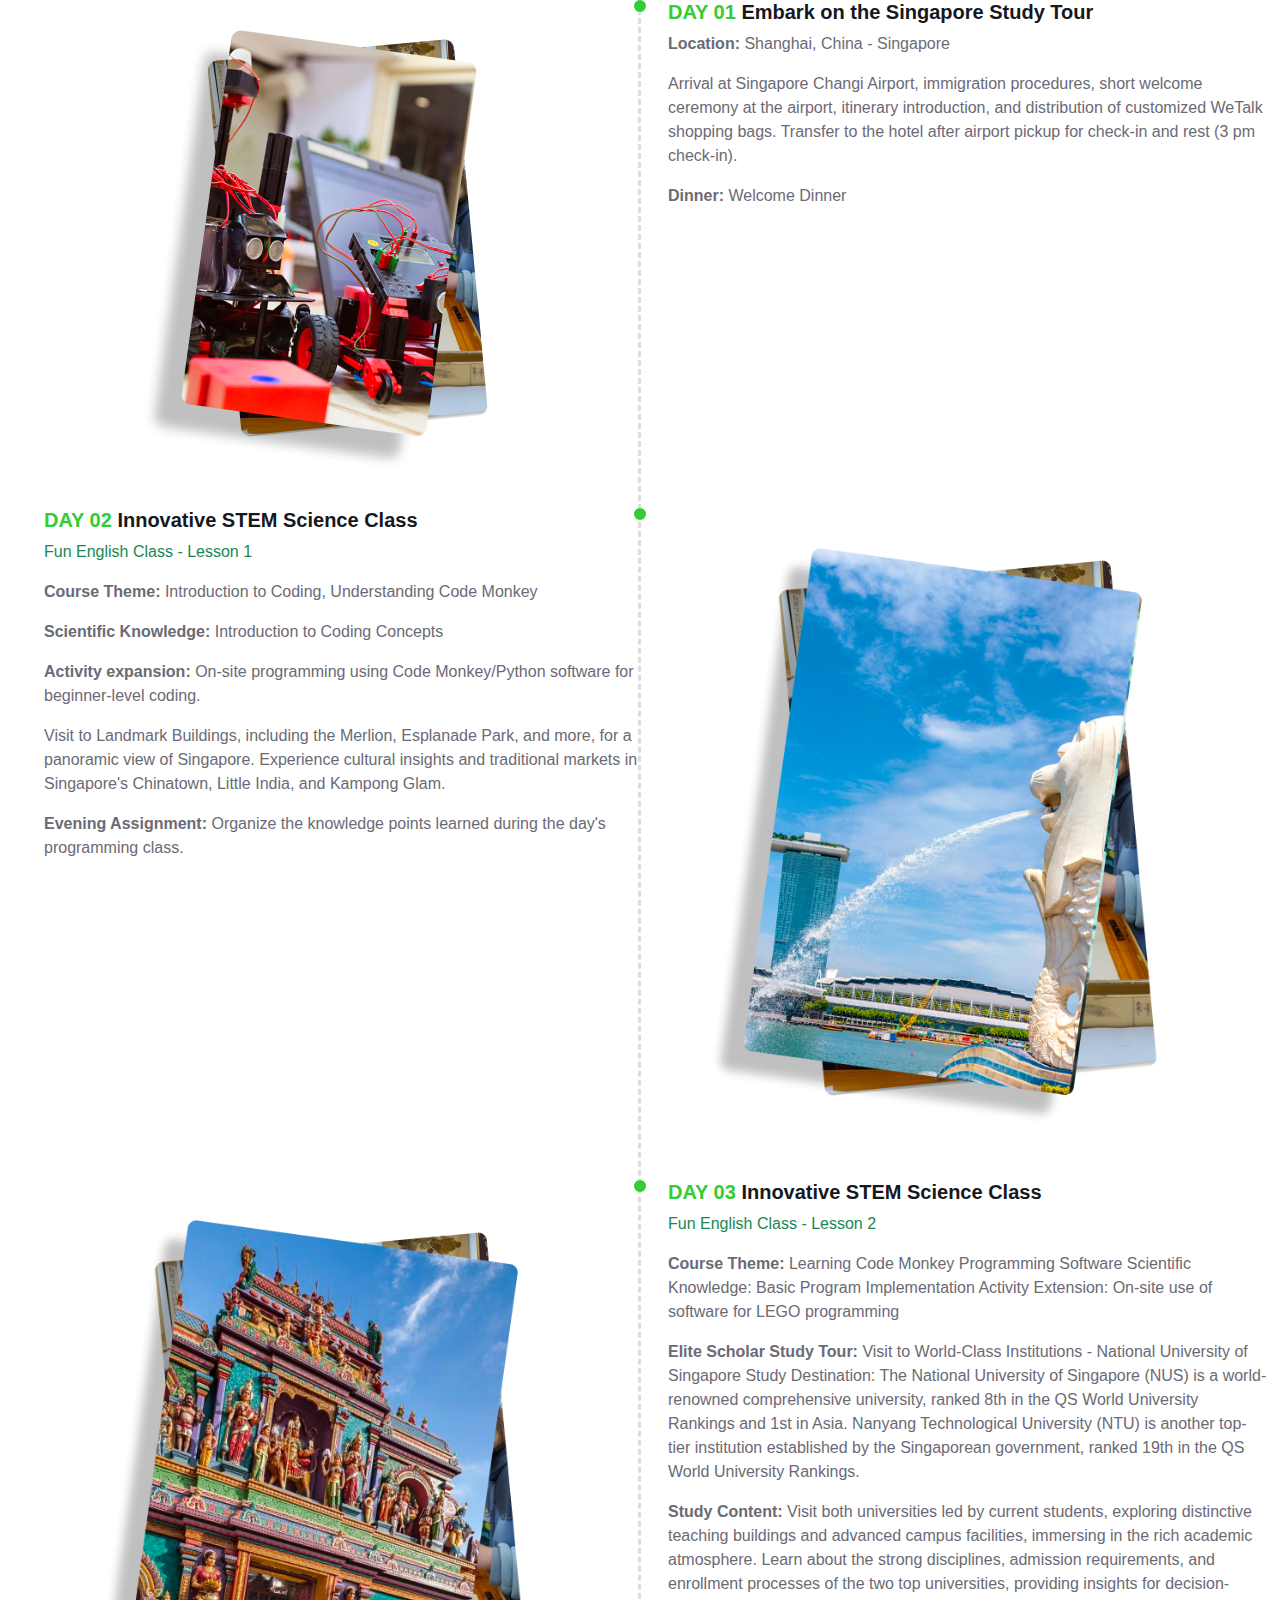
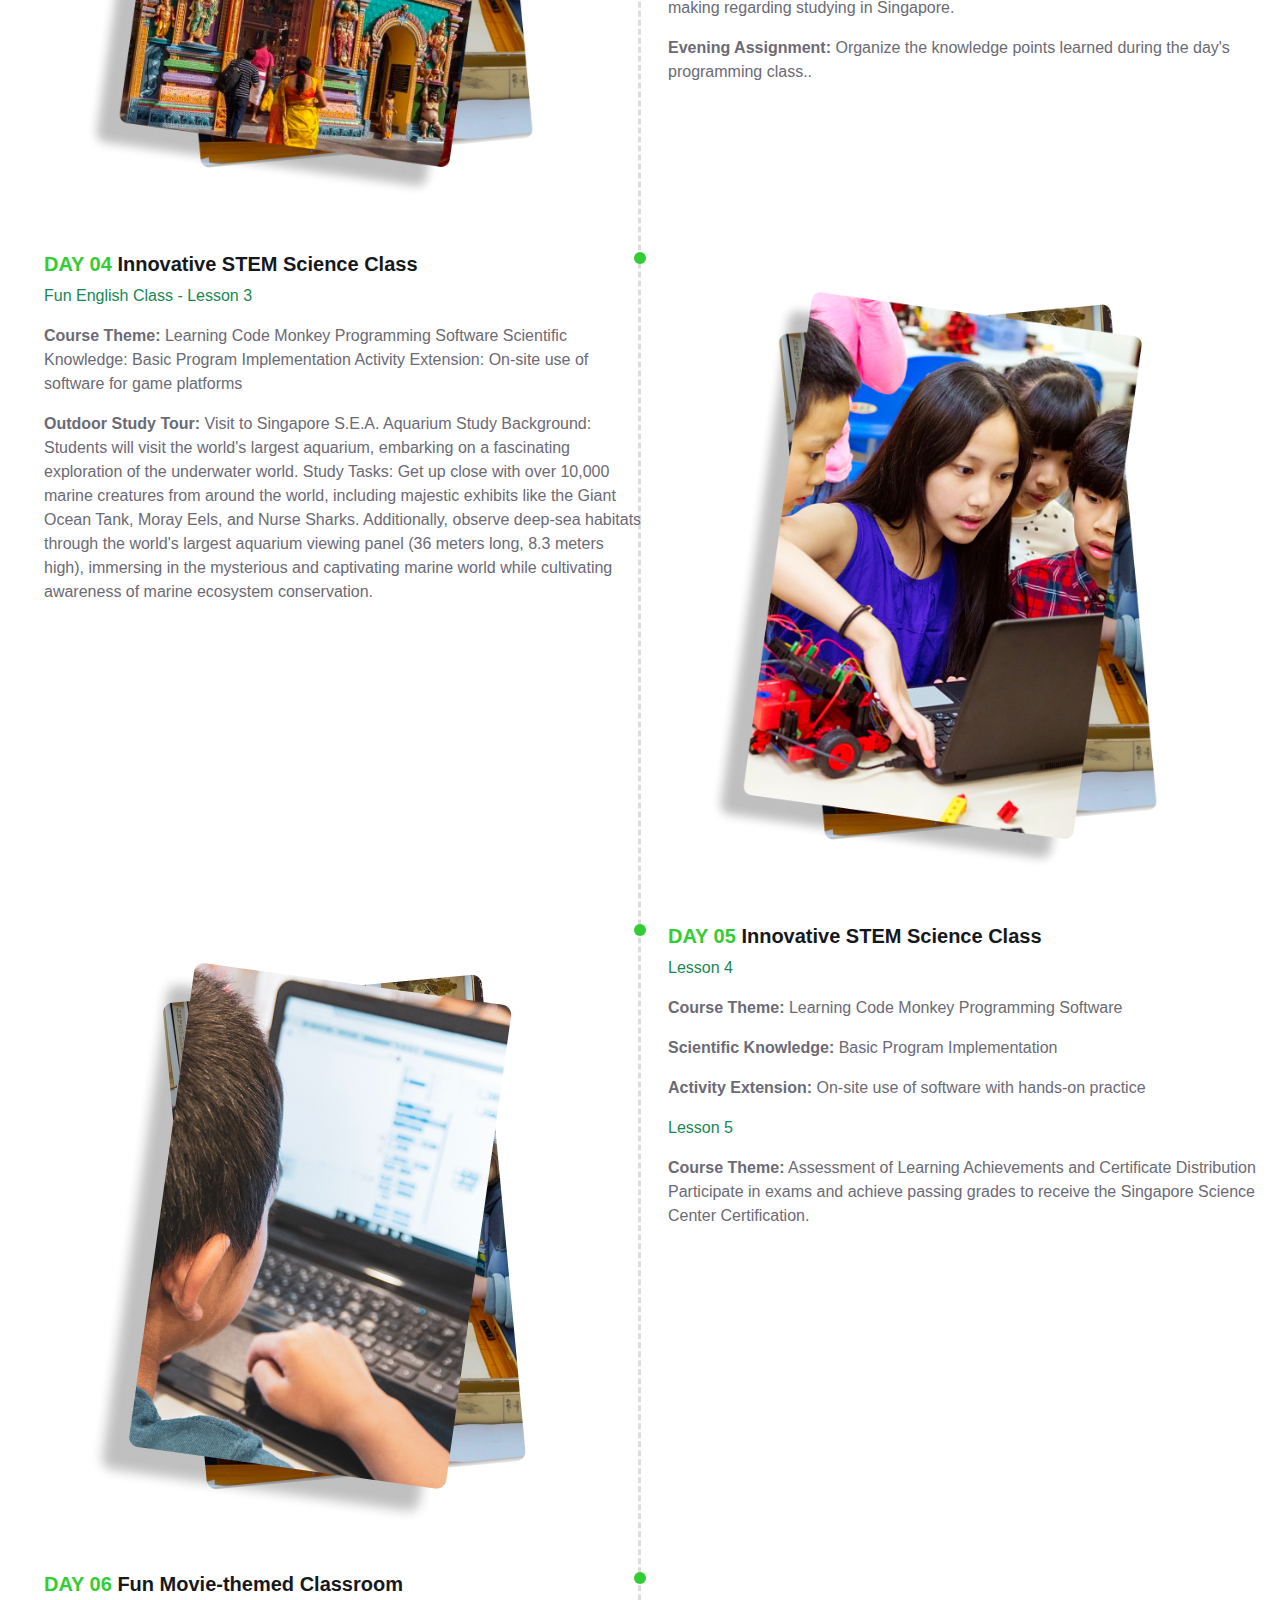
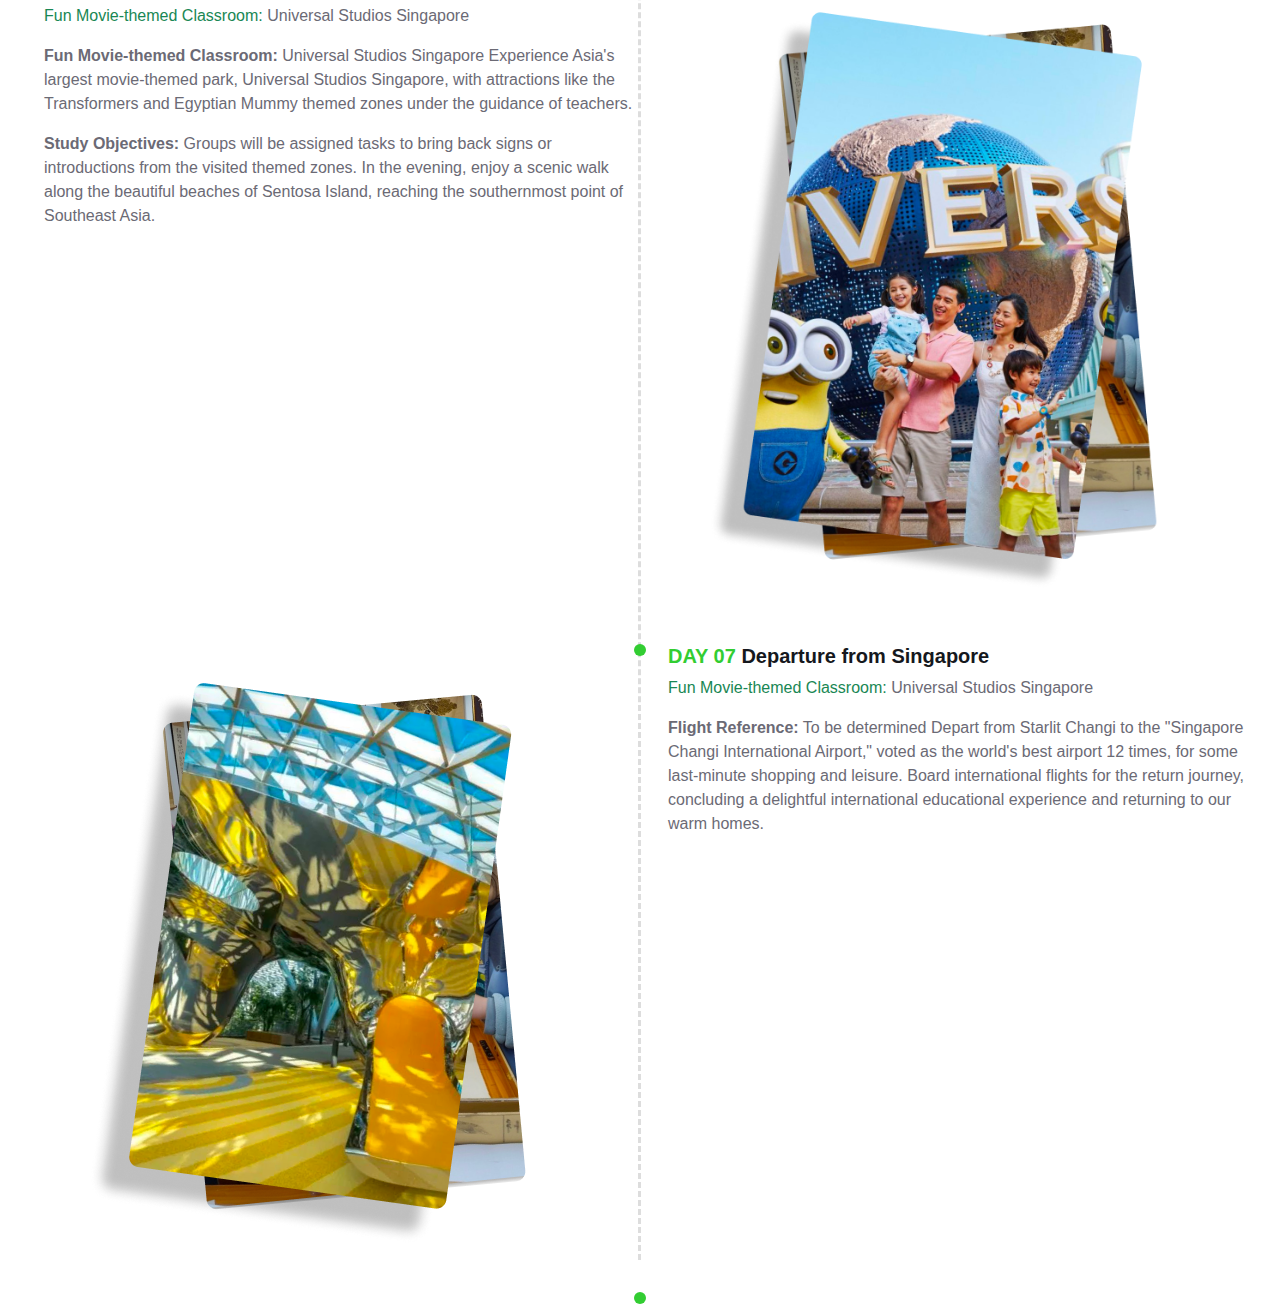
<file: timeline.html>
<!DOCTYPE html>
<html lang="en">

<head>
    <meta charset="utf-8">
    <title>WeTalk Home Page</title>
    <meta content="width=device-width, initial-scale=1.0" name="viewport">
    <meta content="" name="keywords">
    <meta content="" name="description">

    <!-- Favicon -->
    <link href="img/favicon.ico" rel="icon">

    <!-- Google Web Fonts -->
    <link rel="preconnect" href="https://fonts.googleapis.com">
    <link rel="preconnect" href="https://fonts.gstatic.com" crossorigin>
    <link href="https://fonts.googleapis.com/css2?family=Heebo:wght@400;500;600&family=Inter:wght@700;800&display=swap" rel="stylesheet">
    <link href='https://fonts.googleapis.com/css?family=Playfair Display' rel='stylesheet'> 

    <!-- Icon Font Stylesheet -->
    <link href="https://cdnjs.cloudflare.com/ajax/libs/font-awesome/5.10.0/css/all.min.css" rel="stylesheet">
    <link href="https://cdn.jsdelivr.net/npm/bootstrap-icons@1.4.1/font/bootstrap-icons.css" rel="stylesheet">

    <!-- Libraries Stylesheet -->
    <link href="lib/animate/animate.min.css" rel="stylesheet">
    <link href="lib/owlcarousel/assets/owl.carousel.min.css" rel="stylesheet">

    <!-- Customized Bootstrap Stylesheet -->
    <link href="css/bootstrap.min.css" rel="stylesheet">

    <!-- Template Stylesheet -->
    <link href="css/style.css" rel="stylesheet">
    <link href="css/sg.css" rel="stylesheet">

    <style>
        .timeline {
            position: relative;
        }
        .timeline::before {
            content: '';
            position: absolute;
            top: 0;
            /* left: 30px; */
            left: 50%; /* Center the line horizontally */
            bottom: 0;
            width: 4px;
            /* background-color: #ddd; */
            border-left: 3px dashed #ddd; /* Dashed line */
            transform: translateX(-50%); /* Shift the line back by half its width to perfectly center */
        }
        .timeline-event {
            position: relative;
            padding-left: 2rem;
            margin-bottom: 2rem;
        }

        .timeline-event.visible {
            opacity: 1;
            transform: translateY(0); 
        }

        .timeline-event::before {
            content: '';
            position: absolute;
            left: 50%; /* Center the dot horizontally */
            /* left: 0; */
            top: 0;
            width: 12px;
            height: 12px;
            background-color: #32CD32;
            border-radius: 50%;
            transform: translateX(-50%); /* Shift the dot back by half its width to center */
        }

        .timeline-event.left .event-content {
            text-align: left;
        }
        .timeline-event.right .event-content {
            text-align: right;
        }
        .timeline-event.left .row {
            flex-direction: row;
        }
        .timeline-event.right .row {
            flex-direction: row-reverse;
        }

        .event-day {
            color: #32CD32;
            font-weight: bold;
            cursor: pointer;
        }
        .event-title {
            font-size: 1.25rem;
            font-weight: bold;
            cursor: pointer;
        }

        .event-content p {
            margin-bottom: 0.5rem;
        }

        .event-image {
            max-width: 100%;
            box-shadow: 0 4px 8px rgba(0, 0, 0, 0.1);
            transform: rotate(-5deg);
            margin-top: 1rem;
        }
    </style>

</head>
<body>

    <div class="timeline">
        <!-- Day 1 -->
        <div class="timeline-event right">
            <div class="container-xxl">
                <div class="row align-items-start">
                    <div class="col-md-6 text-start">
                        <h4 class="event-title"><span class="event-day">DAY 01</span> Embark on the Singapore Study Tour</h4>
                        <div class="text-start">
                            <p><strong>Location:</strong> Shanghai, China - Singapore</p>
                            <p>Arrival at Singapore Changi Airport, immigration procedures, short welcome ceremony at the airport, itinerary introduction, and distribution of customized WeTalk shopping bags. Transfer to the hotel after airport pickup for check-in and rest (3 pm check-in).</p>
                            <p><strong>Dinner:</strong> Welcome Dinner</p>
                        </div>
                    </div>
                    <div class="col-md-6 text-center">
                        <img src="./img/little-scientist/Group 422.png" alt="Image 1" class="img-fluid" style="max-height: 40rem; width: auto;">
                    </div>
                </div>
            </div>
        </div>

        <!-- Day 2 -->
        <div class="timeline-event left">
            <div class="container-xxl">
                <div class="row align-items-start">
                    <div class="col-md-6 text-start">
                        <h4 class="event-title" onclick="toggleContent(this)"><span class="event-day">DAY 02</span> Innovative STEM Science Class</h4>
                        <p><span class="text-success">Fun English Class - Lesson 1</span></p>
                        <p><strong>Course Theme:</strong> Introduction to Coding, Understanding Code Monkey</p>
                        <p><strong>Scientific Knowledge:</strong> Introduction to Coding Concepts</p>
                        <p><strong>Activity expansion:</strong> On-site programming using Code Monkey/Python software for beginner-level coding.</p>
                        <p>Visit to Landmark Buildings, including the Merlion, Esplanade Park, and more, for a panoramic view of Singapore. Experience cultural insights and traditional markets in Singapore's Chinatown, Little India, and Kampong Glam.</p>
                        <p><strong>Evening Assignment:</strong> Organize the knowledge points learned during the day's programming class.</p>
                    </div>
                    <div class="col-md-6 text-center">
                        <img src="./img/little-scientist/Group 423.png" alt="Image 2" class="img-fluid" style="max-height: 40rem; width: auto;">
                    </div>
                </div>
            </div>
        </div>

        <!-- Day 3 -->
        <div class="timeline-event right">
            <div class="container-xxl">
                <div class="row align-items-start">
                    <div class="col-md-6 text-start">
                        <h4 class="event-title" onclick="toggleContent(this)"><span class="event-day">DAY 03</span> Innovative STEM Science Class</h4>
                        <p><span class="text-success">Fun English Class - Lesson 2</span></p>
                        <p><strong>Course Theme:</strong> Learning Code Monkey Programming Software Scientific Knowledge: Basic Program Implementation Activity Extension: On-site use of software for LEGO programming</p>
                        <p><strong>Elite Scholar Study Tour:</strong> Visit to World-Class Institutions - National University of Singapore Study Destination: The National University of Singapore (NUS) is a world-renowned comprehensive university, ranked 8th in the QS World University Rankings and 1st in Asia. Nanyang Technological University (NTU) is another top-tier institution established by the Singaporean government, ranked 19th in the QS World University Rankings. </p>
                        <p><strong>Study Content:</strong> Visit both universities led by current students, exploring distinctive teaching buildings and advanced campus facilities, immersing in the rich academic atmosphere. Learn about the strong disciplines, admission requirements, and enrollment processes of the two top universities, providing insights for decision-making regarding studying in Singapore.</p>
                        <p><strong>Evening Assignment:</strong> Organize the knowledge points learned during the day's programming class..</p>
                    </div>
                    <div class="col-md-6 text-center">
                        <img src="./img/little-scientist/Group 424.png" alt="Image 2" class="img-fluid" style="max-height: 40rem; width: auto;">
                    </div>
                </div>
            </div>
        </div>

        <!-- Day 4 -->
        <div class="timeline-event left">
            <div class="container-xxl">
                <div class="row align-items-start">
                    <div class="col-md-6 text-start">
                        <h4 class="event-title" onclick="toggleContent(this)"><span class="event-day">DAY 04</span> Innovative STEM Science Class</h4>
                        <p><span class="text-success">Fun English Class - Lesson 3</span></p>
                        <p><strong>Course Theme:</strong> Learning Code Monkey Programming Software Scientific Knowledge: Basic Program Implementation Activity Extension: On-site use of software for game platforms</p>
                        <p><strong>Outdoor Study Tour:</strong> Visit to Singapore S.E.A. Aquarium Study Background: Students will visit the world's largest aquarium, embarking on a fascinating exploration of the underwater world. Study Tasks: Get up close with over 10,000 marine creatures from around the world, including majestic exhibits like the Giant Ocean Tank, Moray Eels, and Nurse Sharks. Additionally, observe deep-sea habitats through the world's largest aquarium viewing panel (36 meters long, 8.3 meters high), immersing in the mysterious and captivating marine world while cultivating awareness of marine ecosystem conservation.</p>
                    </div>
                    <div class="col-md-6 text-center">
                        <img src="./img/little-scientist/Group 425.png" alt="Image 2" class="img-fluid" style="max-height: 40rem; width: auto;">
                    </div>
                </div>
            </div>
        </div>

        <!-- Day 5 -->
        <div class="timeline-event right">
            <div class="container-xxl">
                <div class="row align-items-start">
                    <div class="col-md-6 text-start">
                        <h4 class="event-title" onclick="toggleContent(this)"><span class="event-day">DAY 05</span> Innovative STEM Science Class</h4>
                        <p><span class="text-success">Lesson 4</span></p>
                        <p><strong>Course Theme:</strong> Learning Code Monkey Programming Software</p>
                        <p><strong>Scientific Knowledge:</strong> Basic Program Implementation</p>
                        <p><strong>Activity Extension:</strong> On-site use of software with hands-on practice</p>
                        <p><span class="text-success">Lesson 5</span></p>
                        <p><strong>Course Theme:</strong> Assessment of Learning Achievements and Certificate Distribution Participate in exams and achieve passing grades to receive the Singapore Science Center Certification.</p>
                    </div>
                    <div class="col-md-6 text-center">
                        <img src="./img/little-scientist/Group 426.png" alt="Image 2" class="img-fluid" style="max-height: 40rem; width: auto;">
                    </div>
                </div>
            </div>
        </div>
        
        <!-- Day 6 -->
        <div class="timeline-event left">
            <div class="container-xxl">
                <div class="row align-items-start">
                    <div class="col-md-6 text-start">
                        <h4 class="event-title" onclick="toggleContent(this)"><span class="event-day">DAY 06</span> Fun Movie-themed Classroom</h4>
                        <p><span class="text-success">Fun Movie-themed Classroom:</span> Universal Studios Singapore</p>
                        <p><strong>Fun Movie-themed Classroom:</strong> Universal Studios Singapore Experience Asia's largest movie-themed park, Universal Studios Singapore, with attractions like the Transformers and Egyptian Mummy themed zones under the guidance of teachers.</p>
                        <p><strong>Study Objectives:</strong> Groups will be assigned tasks to bring back signs or introductions from the visited themed zones. In the evening, enjoy a scenic walk along the beautiful beaches of Sentosa Island, reaching the southernmost point of Southeast Asia.</p>
                    </div>
                    <div class="col-md-6 text-center">
                        <img src="./img/little-scientist/Group 427.png" alt="Image 2" class="img-fluid" style="max-height: 40rem; width: auto;">
                    </div>
                </div>
            </div>
        </div>

        <!-- Day 7 -->
        <div class="timeline-event right">
            <div class="container-xxl">
                <div class="row align-items-start">
                    <div class="col-md-6 text-start">
                        <h4 class="event-title" onclick="toggleContent(this)"><span class="event-day">DAY 07</span> Departure from Singapore</h4>
                        <p><span class="text-success">Fun Movie-themed Classroom:</span> Universal Studios Singapore</p>
                        <p><strong>Flight Reference:</strong> To be determined Depart from Starlit Changi to the "Singapore Changi International Airport," voted as the world's best airport 12 times, for some last-minute shopping and leisure. Board international flights for the return journey, concluding a delightful international educational experience and returning to our warm homes.</p>
                    </div>
                    <div class="col-md-6 text-center">
                        <img src="./img/little-scientist/Group 428.png" alt="Image 2" class="img-fluid" style="max-height: 40rem; width: auto;">
                    </div>
                </div>
            </div>
        </div>

        <div class="timeline-event"></div>

    </div>

    <script>
        function toggleContent(element) {
            const eventElement = element.closest('.timeline-event');
            const content = eventElement.querySelector('.event-content');
            content.classList.toggle('show');
        }

    </script>

    <!-- JavaScript Libraries -->
    <script src="https://code.jquery.com/jquery-3.4.1.min.js"></script>
    <script src="https://cdn.jsdelivr.net/npm/bootstrap@5.0.0/dist/js/bootstrap.bundle.min.js"></script>
    <script src="lib/wow/wow.min.js"></script>
    <script src="lib/easing/easing.min.js"></script>
    <script src="lib/waypoints/waypoints.min.js"></script>
    <script src="lib/owlcarousel/owl.carousel.min.js"></script>

    <!-- Template Javascript -->
    <script src="js/main.js"></script>
</body>
</html>
</file>
<file: css/style.css>
*,
*::before,
*::after {
  box-sizing: border-box;
}

/********** Template CSS **********/
:root {
    --primary: #FFAC00;
    --light: #F3F6F8;
    --dark: #0E2E50;
    --hover: #FFAC00;
}


/*** Spinner ***/
#spinner {
    opacity: 0;
    visibility: hidden;
    transition: opacity .5s ease-out, visibility 0s linear .5s;
    z-index: 99999;
}

#spinner.show {
    transition: opacity .5s ease-out, visibility 0s linear 0s;
    visibility: visible;
    opacity: 1;
}

.back-to-top {
    position: fixed;
    display: none;
    right: 40px;
    bottom: 50px;
    z-index: 99;
}

.my-6 {
    margin-top: 6rem;
    margin-bottom: 6rem;
}

.py-6 {
    padding-top: 6rem;
    padding-bottom: 6rem;
}


/*** Button ***/
.btn {
    font-weight: 500;
    transition: .5s;
    font-family: Helvetica, sans-serif;
}

.btn-green {
    color: #ffffff;
    background-color: #09CA91;
}

.btn.btn-primary,
.btn.btn-outline-primary:hover {
    color: #FFFFFF;
}

.btn-square {
    width: 38px;
    height: 38px;
}

.btn-sm-square {
    width: 32px;
    height: 32px;
}

.btn-lg-square {
    width: 48px;
    height: 48px;
}

.btn-square,
.btn-sm-square,
.btn-lg-square {
    padding: 0;
    display: flex;
    align-items: center;
    justify-content: center;
    font-weight: normal;
    border-radius: 50px;
}

.block-link {
    display: block; 
    text-decoration: none; 
    color: inherit;
}

/*** Navbar ***/
.navbar .navbar-nav .nav-link {
    position: relative;
    margin-left: 0px;
    margin-right: 25px;
    padding: 35px 0;
    color: #0e0e0e;
    font-weight: 500;
    outline: none;
    transition: .5s;
}

.nav-link {
    color: #0e0e0e;
    white-space: nowrap;
}

.nav-link:hover {
    color: var(--primary)
}

.navbar .navbar-nav .nav-link:hover,
.navbar .navbar-nav .nav-link.active {
    color: var(--hover);
}

.sticky-top.navbar {
    padding: 0 1rem !important;
}

.sticky-top.navbar .navbar-nav .nav-link {
    padding: 20px 0px;
    color: var(--dark);
}

.sticky-top.navbar .navbar-nav .nav-link:hover,
.sticky-top.navbar .navbar-nav .nav-link.active {
    color: var(--hover);
}

.navbar .navbar-brand h1 {
    color: #0e0e0e;
}

.navbar .navbar-brand img {
    max-height: 45px;
    transition: .5s;
}

.navbar-brand img {
    margin-right: 15px;
    margin-left: 15px;
}

.sticky-top.navbar .navbar-brand img {
    max-height: 45px;
}

@media (max-width: 991.98px) {
    .sticky-top.navbar {
        position: relative;
        background: #FFFFFF;
    }

    .navbar .navbar-collapse {
        margin-top: 15px;
        border-top: 1px solid #DDDDDD;
    }

    .navbar .navbar-nav .nav-link,
    .sticky-top.navbar .navbar-nav .nav-link {
        padding: 10px 0;
        margin-left: 0;
        color: var(--dark);
    }

    .navbar .navbar-nav .nav-link:hover,
    .navbar .navbar-nav .nav-link.active {
        color: var(--hover);
    }

    .navbar .navbar-brand h1 {
        color: var(--primary);
    }

    .navbar .navbar-brand img {
        max-height: 45px;
    }

    .navbar-brand img {
        margin-right: 15px;
        margin-left: 15px;
    }
}

@media (min-width: 992px) {
    .navbar {
        position: absolute;
        width: 100%;
        top: 0;
        left: 0;
        border-bottom: 1px solid rgba(256, 256, 256, .2);
        z-index: 999;
    }
    
    .sticky-top.navbar {
        position: fixed;
        background: #FFFFFF;
    }

    .navbar .navbar-nav .nav-link::before {
        position: absolute;
        content: "";
        width: 100%;
        height: 2px;
        bottom: 10px;
        left: 0;
        background: var(--primary);
        opacity: 0;
        transition: .5s;
    }

    .sticky-top.navbar .navbar-nav .nav-link::before {
        background: var(--primary);
    }

    .navbar .navbar-nav .nav-link:hover::before,
    .navbar .navbar-nav .nav-link.active::before {
        bottom: -1px;
        left: 0;
        opacity: 1;
    }

    .navbar .navbar-nav .nav-link.nav-contact::before {
        display: none;
    }

    .sticky-top.navbar .navbar-brand h1 {
        color: var(--primary);
    }

    .navbar .nav-item .dropdown-menu {
        display: block;
        visibility: hidden;
        top: 100%;
        transform: rotateX(-75deg);
        transform-origin: 0% 0%;
        transition: .5s;
        opacity: 0;
    }

    .navbar .nav-item:hover .dropdown-menu {
        transform: rotateX(0deg);
        visibility: visible;
        transition: .5s;
        opacity: 1;
    }
}

.navbar-divider {
    border-left: 1px solid black;
    height: 24px;
    margin: 0px 15px;
}

.dropdown-toggle-icon::after {
    display: inline-block;
    margin-left: .255em;
    vertical-align: .255em;
    content: "";
    border-top: .3em solid;
    border-right: .3em solid transparent;
    border-bottom: 0;
    border-left: .3em solid transparent;
    box-sizing: border-box;
}

@media (min-width: 992px) {
    .navbar-expand-custom {
        flex-wrap:nowrap;
        justify-content:flex-start
    }
    .navbar-expand-custom .navbar-nav {
        flex-direction:row
    }
    .navbar-expand-custom .navbar-nav .dropdown-menu {
        position:absolute
    }
    .navbar-expand-custom .navbar-nav .nav-link {
        padding-right:.5rem;
        padding-left:.5rem
    }
    .navbar-expand-custom .navbar-nav-scroll {
        overflow:visible
    }
    .navbar-expand-custom .navbar-collapse {
        display:flex !important;
        flex-basis:auto
    }
    .navbar-expand-custom .navbar-toggler {
        display:none
    }
}
/*** Language Selector ***/
.language-selector {
    background-color: #00336626;
    border-radius: 30px;
    padding: 5px 15px;
    height: 40px;
}

.language-selector i {
    margin-right: 8px;
}

/*** Search ***/
#search {
  position: relative;
  margin: 1em;
}

#search input {
  background-color: #00336626;
  height: 40px;
  border-radius: 23px;
  border: none;
  color: #666;
  font-size: 14px;
  padding: 0px 45px 0px 15px;
}

#search i {
  position: absolute;
  color: #666;
  right: 18px;
  top: 11px;
  width: 18px;
  height: 18px;
  font-size: 16px;
}

.language-button {
    background-color: #C4B5FD; /* Light purple background */
    color: white;
    border-radius: 30px;
    padding: 10px 20px;
    font-weight: 500;
    border: none;
    margin-right: 15px;
}

.destination-button {
    background-color: #c6b8f7; 
    color: white; /* White text color */
    padding: 10px 20px; 
    margin-right: 7px;
    margin-left: 7px;
    border: none; 
    border-radius: 1rem; /* Rounded corners */
    font-weight: 600; 
    display: inline-block; /* Allow it to behave like a button */
    transition: transform 0.2s ease; 
}

.destination-button:hover {
    transform: scale(1.1);
}

.helvetica {
    font-family: Helvetica, sans-serif;
}

.playfair {
    font-family: Playfair Display;
}

.emboss {
    box-shadow: 0 0 10px #E5F0FE;
}

.bg-img {
    width: 100%;
    height: auto;
    background: url(../img/wetalk/background-img.png) center top no-repeat;
    background-size: cover;
}

.educ-img {
    width: 100%;
    height: auto;
    background: url(../img/wetalk/bg-blue.png) center top no-repeat;
    background-size: cover;
}

.para {
    will-change: transform;
}

.para-about-1 {
    background-image: url(../img/wetalk/para-img-1.jpg);
    background-size: cover;
    background-repeat: no-repeat;
}

.para-about-2 {
    background-image: url(../img/wetalk/para-img-2.jpg);
    background-size: cover;
    background-repeat: no-repeat;
}

.div-rounded {
    border-radius: 1rem;
}

.gradient-background-yellow {
    width: 100%;
    height: auto;
    background-image: linear-gradient(to bottom, #FDF4D7, #fffde8); 
}

.gradient-background-blue {
    width: 100%;
    height: auto;
    background-image: linear-gradient(to bottom, #e6feff, #D6EBFF); 
}

.content {
    display: flex;
    flex-wrap: wrap;
}

.thumbnail-educ {
    width: 160px;
    height: 190px;
    object-fit: cover;
}

.card-teacher {
    flex: 1;
    min-width: 400px;
    padding: 20px;
    background-color: #fff;
    border: 1px solid #ddd;
    margin: 10px;
    text-align: center;
    box-shadow: 0 0 10px rgba(0, 0, 0, 0.1);
}

.thumbnail-container {
    position: relative;
    display: inline-block;
}

.thumbnail_teacher {
    width: 300px;
    height: 300px;
    object-fit: cover;
    border: 2px solid #DBEBFF;
    background-color: #E3F0FF;
    border-radius: 25px;
    display: block;
}

.menu-heading {
    font-size: 18px;
    font-weight: 600;
    font-family: Roboto, sans-serif;
}

.card-custom {
    margin: 1rem;
    position: relative;
    display: flex;
    flex-direction: column;
    min-width: 0;
    word-wrap: break-word;
    background-color: #fff;
    background-clip: border-box;
    border-radius: 1rem;
}

.study-card-container {
    display: grid;
    grid-template-columns: repeat(2, 1fr);
    gap: 20px;
    max-width: 900px;
    margin: 0 auto;
    padding: 2rem;
}

.study-card {
    background-color: #ffffff;
    border-radius: 15px;
    padding: 2rem;
    box-shadow: 8px 8px 8px 8px #e6f2fdc0;
    transition: transform 0.2s;
    text-align: start;
}

.study-card:hover {
    transform: translateY(-5px);
}

.study-card h2 {
    font-size: 1.1em;
    color: #333;
    margin-bottom: 2rem;
}

.study-card h2 strong {
    font-weight: bold;
}

.study-card p {
    font-size: 0.9em;
    color: #666;
    line-height: 1.6;
}

.carousel-container {
    max-width: 1200px;
    margin: 0 auto;
    overflow: hidden;
}

/*** Hero Header ***/
.hero-header {
    margin-bottom: 6rem;
    padding: 12rem 0 9rem 0;
    background: url(../img/wetalk/vector-dotted-1.png) center bottom no-repeat;
}

.page-header {
    margin-bottom: 6rem;
    padding: 12rem 0 6rem 0;
}

.timeline {
    position: relative;
}

.timeline::before {
    content: '';
    position: absolute;
    top: 0;
    /* left: 30px; */
    left: 50%; /* Center the line horizontally */
    bottom: 0;
    width: 4px;
    /* background-color: #ddd; */
    border-left: 3px dashed #ddd; /* Dashed line */
    transform: translateX(-50%); /* Shift the line back by half its width to perfectly center */
}

.timeline-event {
    position: relative;
    padding-left: 2rem;
    margin-bottom: 2rem;
}

.timeline-event.visible {
    opacity: 1;
    transform: translateY(0); 
}

.timeline-event::before {
    content: '';
    position: absolute;
    left: 50%; /* Center the dot horizontally */
    /* left: 0; */
    top: 0;
    width: 12px;
    height: 12px;
    background-color: #09CA91;
    border-radius: 50%;
    transform: translateX(-50%); /* Shift the dot back by half its width to center */
}

.timeline-event.left .event-content {
    text-align: left;
}
.timeline-event.right .event-content {
    text-align: right;
}
.timeline-event.left .row {
    flex-direction: row;
}
.timeline-event.right .row {
    flex-direction: row-reverse;
}

.event-day {
    color: #09CA91;
    font-weight: bold;
    cursor: pointer;
}
.event-subtitle {
    color: #09CA91;
}
.event-title {
    font-size: 1.25rem;
    font-weight: bold;
    cursor: pointer;
}

.event-content p {
    margin-bottom: 0.5rem;
}

.event-image {
    max-width: 100%;
    box-shadow: 0 4px 8px rgba(0, 0, 0, 0.1);
    transform: rotate(-5deg);
    margin-top: 1rem;
}

/* // `sm` applies to x-small devices (portrait phones, less than 576px) */
@media (max-width: 575.98px) { 

    .timeline {
        padding-left: 3rem; /* Adjust padding for smaller screens */
    }

    .timeline-event {
        padding-left: 3rem; /* Adds space for the dot on the left */
    }

    /* Align dashed line to the left on smaller screens */
    .timeline::before {
        left: 3rem!important;
        transform: none!important; /* Remove centering transform */
    }

    /* Align dot to the left on smaller screens */
    .timeline-event::before {
        left: -3px!important;
        transform: none!important; /* Remove centering transform */
    }
}

@media (max-width: 991.98px) {
    .hero-header {
        padding: 6rem 0 9rem 0;
    }

    .page-header {
        padding: 6rem 0;
    }

    .timeline {
        padding-left: 3rem; /* Adjust padding for smaller screens */
    }

    .timeline-event {
        padding-left: 3rem; /* Adds space for the dot on the left */
    }

    /* Align dashed line to the left on smaller screens */
    .timeline::before {
        left: 3rem!important;
        transform: none!important; /* Remove centering transform */
    }

    /* Align dot to the left on smaller screens */
    .timeline-event::before {
        left: -3px!important;
        transform: none!important; /* Remove centering transform */
    }
}


/* // `xxl` applies to x-large devices (large desktops, less than 1400px) */
@media (max-width: 1399.98px) {
    
}

.page-header .breadcrumb-item+.breadcrumb-item::before {
    color: rgba(256, 256, 256, .5);
}


/*** Service ***/
.service-item {
    box-shadow: 0 0 45px rgba(0, 0, 0, .07);
    border: 1px solid transparent;
    transition: .5s;
}

.service-item:hover {
    box-shadow: none;
    border-color: var(--primary);
}

.service-item .service-icon,
.service-item .service-btn {
    margin: -1px 0 0 -1px;
    width: 65px;
    height: 65px;
    display: flex;
    align-items: center;
    justify-content: center;
    color: #FFFFFF;
    background: var(--primary);
    border-radius: 5px 0;
    transition: .5s;
}

.service-item .service-btn {
    margin: -1px -1px 0 0;
    border-radius: 0 5px;
    opacity: 0;
}

.service-item:hover .service-btn {
    opacity: 1;
}


/*** Testimonial ***/
.testimonial-carousel .owl-item .testimonial-item {
    box-shadow: 0 0 45px rgba(0, 0, 0, .07);
    border: 1px solid transparent;
    transform: scale(.85);
    transition: .5s;
}

.testimonial-carousel .owl-item.center .testimonial-item {
    box-shadow: none;
    border-color: var(--primary);
    transform: scale(1);
}

.testimonial-carousel .owl-item .testimonial-item img {
    width: 50px;
    height: 50px;
}

.testimonial-carousel .owl-nav {
    margin-top: 20px;
    display: flex;
    justify-content: center;
}

.testimonial-carousel .owl-nav .owl-prev,
.testimonial-carousel .owl-nav .owl-next {
    margin: 0 12px;
    width: 40px;
    height: 40px;
    display: flex;
    align-items: center;
    justify-content: center;
    color: var(--primary);
    border: 1px solid var(--primary);
    border-radius: 45px;
    transition: .5s;
}

.testimonial-carousel .owl-nav .owl-prev:hover,
.testimonial-carousel .owl-nav .owl-next:hover {
    color: #FFFFFF;
    background: var(--primary);
}


/*** Team ***/
.team-item {
    position: relative;
    padding: 30px;
    text-align: center;
    transition: .5s;
    z-index: 1;
}

.team-item::before,
.team-item::after {
    position: absolute;
    content: "";
    width: 100%;
    height: 40%;
    top: 0;
    left: 0;
    border-radius: 5px;
    background: #FFFFFF;
    box-shadow: 0 0 45px rgba(0, 0, 0, .07);
    transition: .5s;
    z-index: -1;
}

.team-item::after {
    top: auto;
    bottom: 0;
}

.team-item:hover::before,
.team-item:hover::after {
    background: var(--primary);
}

.team-item h5,
.team-item p {
    transition: .5s;
}

.team-item:hover h5,
.team-item:hover p {
    color: #FFFFFF;
}

.team-item img {
    padding: 15px;
    border: 1px solid var(--primary);
}


/*** Footer ***/
.footer .btn.btn-social {
    margin-right: 5px;
    width: 40px;
    height: 40px;
    display: flex;
    align-items: center;
    justify-content: center;
    color: var(--light);
    border: 1px solid rgba(256, 256, 256, .1);
    border-radius: 40px;
    transition: .3s;
}

.footer .btn.btn-social:hover {
    color: var(--primary);
}

.footer .btn.btn-link {
    display: block;
    margin-bottom: 10px;
    padding: 0;
    text-align: left;
    color: var(--light);
    font-weight: normal;
    transition: .3s;
}

.footer .btn.btn-link::before {
    position: relative;
    content: "\f105";
    font-family: "Font Awesome 5 Free";
    font-weight: 900;
    margin-right: 10px;
}

.footer .btn.btn-link:hover {
    letter-spacing: 1px;
    box-shadow: none;
}

.footer .copyright {
    padding: 25px 0;
    font-size: 14px;
    border-top: 1px solid rgba(256, 256, 256, .1);
}

.footer .copyright a {
    color: var(--light);
}

.footer .footer-menu a {
    margin-right: 15px;
    padding-right: 15px;
    border-right: 1px solid rgba(255, 255, 255, .1);
}

.footer .footer-menu a:last-child {
    margin-right: 0;
    padding-right: 0;
    border-right: none;
}
</file>
<file: css/sg.css>
body {
    font-family: Helvetica;
}

.bg-study-tour-gains {
    width: auto;
    height: auto;
    background: url(../img/wetalk/Contact-us.png) center top no-repeat;
    background-size: cover;
    bottom: 0;
}

.learning-card {
    padding: 2rem;
    border-radius: 10px;
    position: relative;
    color: #333;
    height: 100%;
    box-shadow: 0 4px 8px rgba(0, 0, 0, 0.1);
}
.bg-yellow { background-color: #FFF8E1; }
.bg-green { background-color: #E0F7FA; }
.bg-blue { background-color: #E3F2FD; }
.bg-orange { background-color: #FFF3E0; }
.color-one {
    /* color: #FFDF8D; */
    background: linear-gradient(340deg, #ffdf8d16, #FFC371);
}
.color-two {
    /* color: #B2F3CE; */
    background: linear-gradient(340deg, #b2f3ce0b, #67D39E);
}
.color-three {
    /* color: #CDE7FF; */
    background: linear-gradient(340deg, #cde7ff25, #7ABFFF);
}
.learning-card img {
    width: 180px;
    height: auto;
    float: left;
    margin-right: 15px;
    margin-bottom: 2rem;
    border-radius: 8px;
}
.learning-card h5 {
    font-weight: bold;
    margin-top: 3rem;
}
.learning-card .large-number {
    font-size: 10rem;
    font-weight: bold;
    color: rgba(0, 0, 0, 0.1);
    position: absolute;
    bottom: 1rem;
    /* transform: translateY(8.5rem); */
    right: 20px;
}

.learning-card p {
    max-width: 430px;
}

.highlight-text {
    color: #28a745;
    font-weight: bold;
    position: relative;
}
.highlight-text::after {
    content: '';
    position: absolute;
    bottom: 0;
    left: 0;
    height: 3px;
    width: 100%;
    background-color: #a2e2b6;
    z-index: -1;
}

.large-number-adv-section {
    top: .2rem;
    font-size: 18rem;
    font-weight: bold;
    position: absolute;
    right: 10px;
    bottom: -20px;
    z-index: -1;

    color: transparent; /* Required to make the gradient visible */
    -webkit-background-clip: text;
    background-clip: text;
}

.advantage-item {
    padding: 0 0 13rem 0;
    position: relative;
    /* padding: 20px; */
    text-align: left;
    bottom: 0;
    z-index: 1;
}
.advantage-item p {
    margin-top: 10px;
}

.feature-card {
    background-color: #A686F1;
    color: #FFFFFF;
    padding: 2rem;
    border-radius: 15px;
    height: 100%;
    display: flex;
    flex-direction: column;
    justify-content: space-between;
}
.feature-card-icon {
    font-size: 3rem;
    color: #FFFFFF;
    margin-bottom: 1rem;
}
.feature-card h5 {
    font-weight: bold;
}
.feature-card hr {
    border-top: 1px solid rgba(255, 255, 255, 0.3);
}
.feature-card .stat {
    font-size: 1.5rem;
    font-weight: bold;
}
/* Informational Cards */
.info-card {
    border: 1px solid #e0e0e0;
    padding: 1.5rem;
    border-radius: 10px;
    text-align: left;
    height: 100%;
}
.info-card-icon {
    font-size: 2rem;
    color: #4CAF50;
    margin-bottom: 1rem;
}
.info-card h6 {
    font-weight: bold;
    color: #333;
}
</file>
